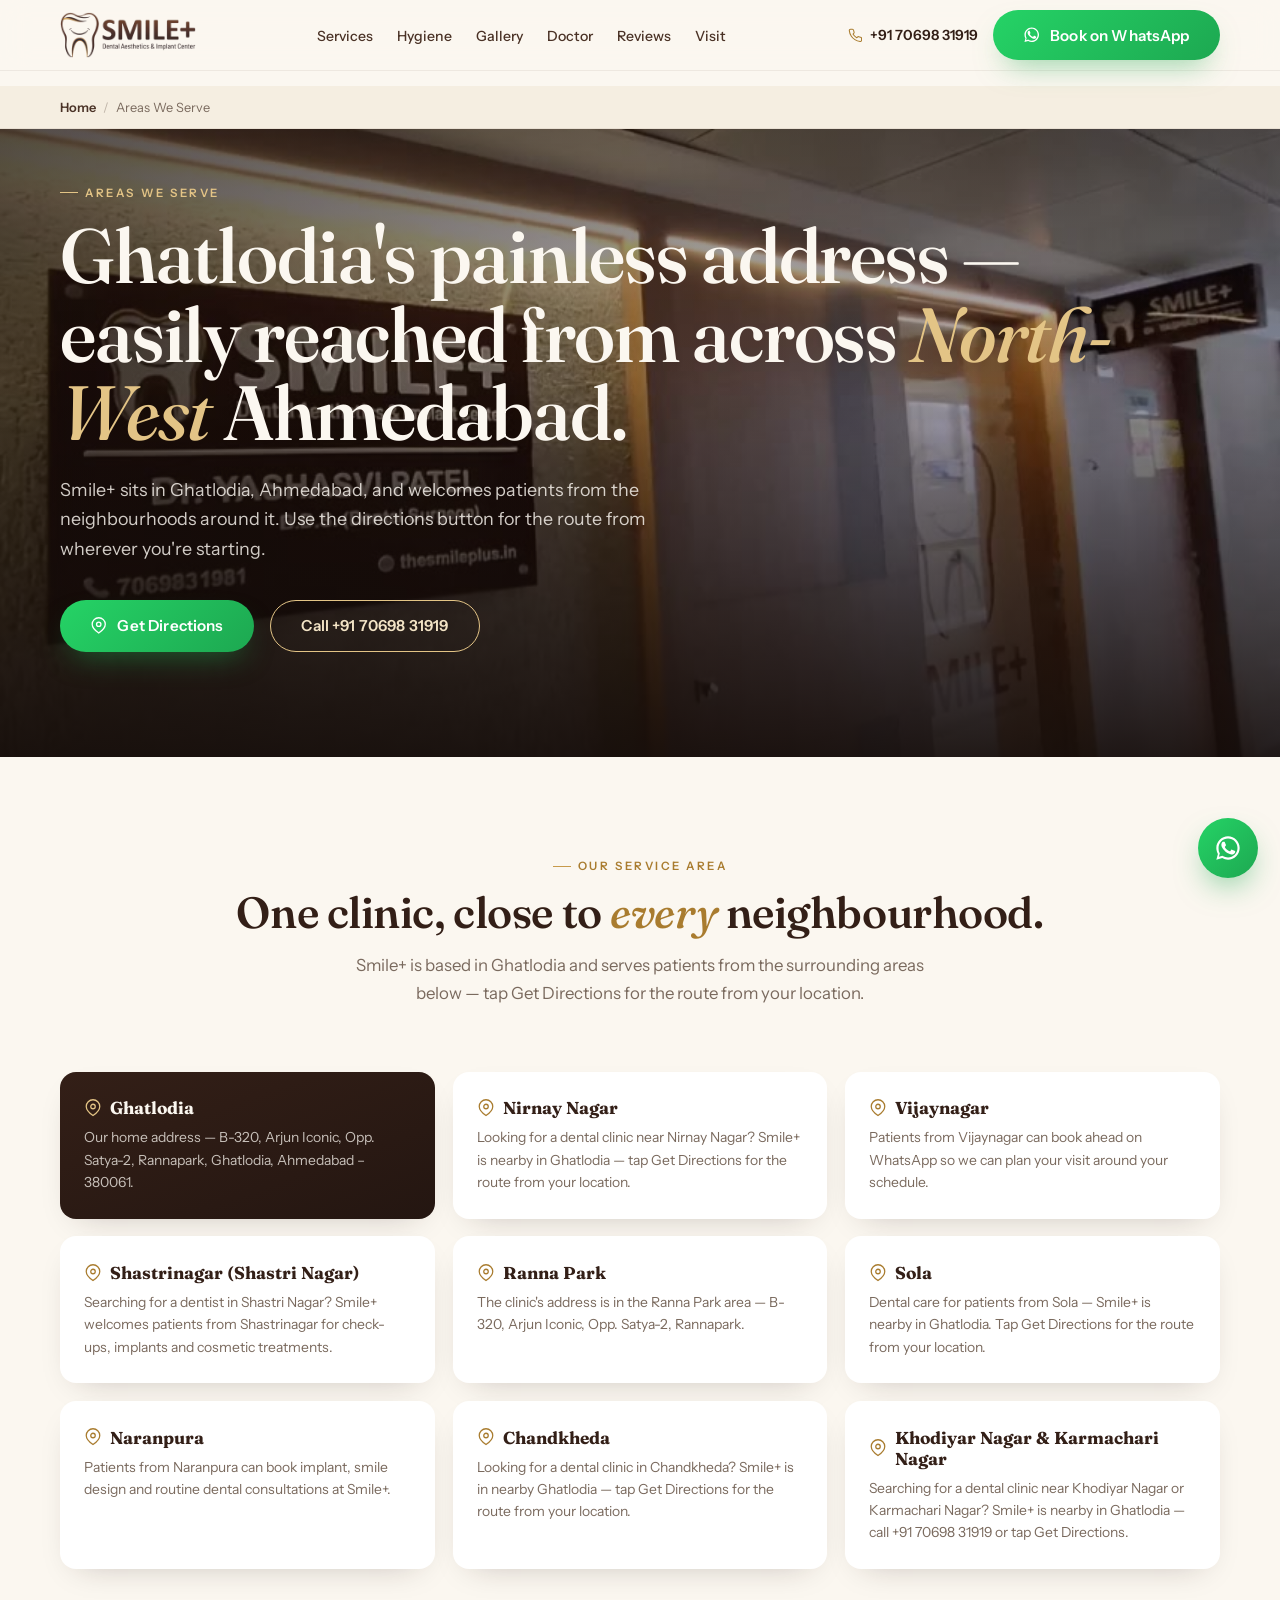
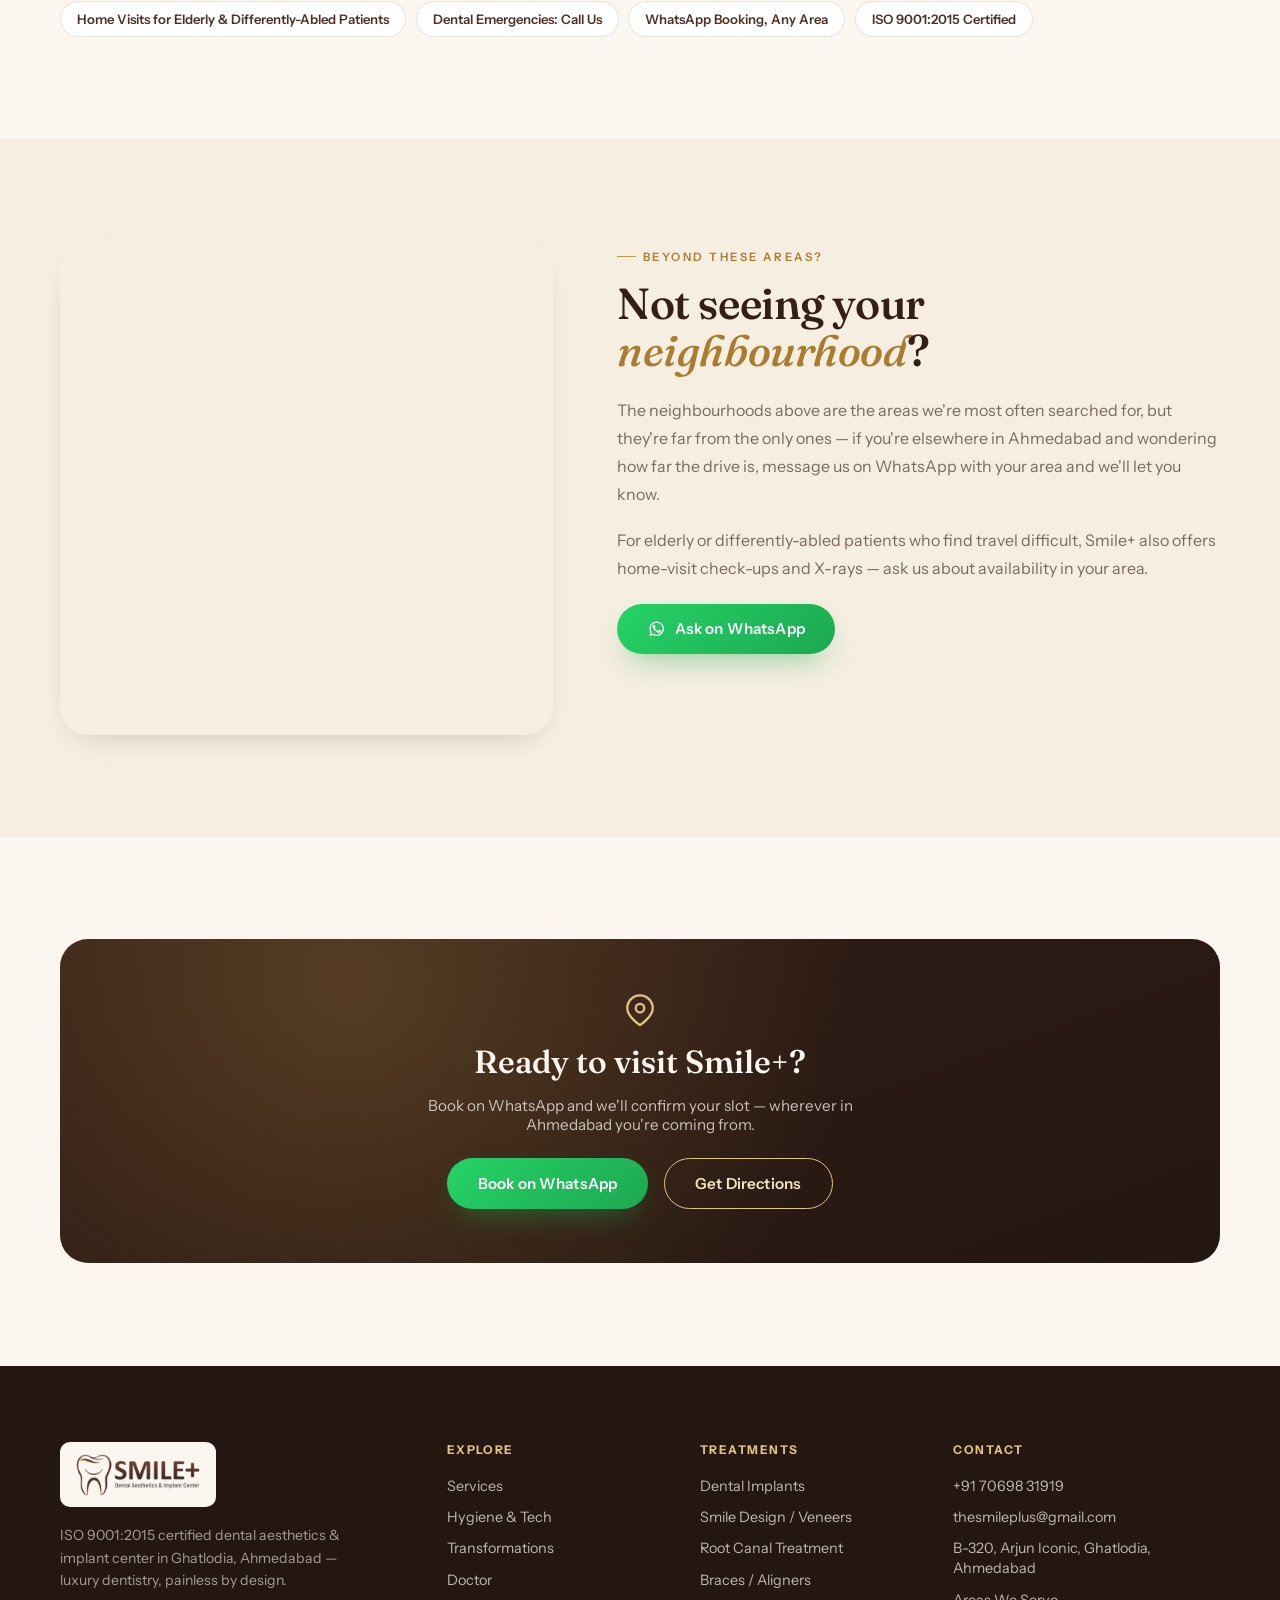
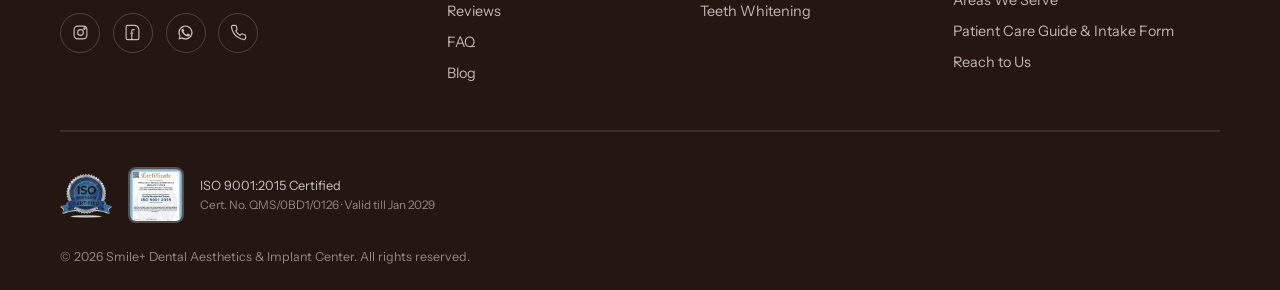
<file: areas-we-serve.html>
<!DOCTYPE html>
<html lang="en">
<head>
<meta charset="UTF-8">
<meta name="viewport" content="width=device-width, initial-scale=1.0">
<title>Dentist Near Me in Ghatlodia, Ahmedabad — Smile+ Service Areas</title>
<meta name="description" content="Smile+ dental clinic in Ghatlodia, Ahmedabad — serving Nirnay Nagar, Vijaynagar, Shastri Nagar, Sola, Naranpura &amp; Chandkheda. Directions &amp; WhatsApp booking.">
<meta name="keywords" content="dentist near me Ghatlodia, dental clinic Nirnay Nagar, dentist Vijaynagar Ahmedabad, dental clinic Naranpura, dentist Sola Ahmedabad, dentist Shastri Nagar, dentist Ranna Park, dental clinic Chandkheda, dental clinic Khodiyar Nagar, dental clinic Karmachari Nagar">
<meta name="robots" content="index, follow">
<link rel="canonical" href="https://thesmileplus.in/areas-we-serve.html">

<meta property="og:type" content="website">
<meta property="og:site_name" content="Smile+ Dental Aesthetics & Implant Center">
<meta property="og:title" content="Dentist Near Me in Ghatlodia, Ahmedabad — Smile+ Service Areas">
<meta property="og:description" content="Smile+ dental clinic in Ghatlodia, Ahmedabad — serving Nirnay Nagar, Vijaynagar, Shastri Nagar, Sola, Naranpura &amp; Chandkheda. Directions &amp; WhatsApp booking.">
<meta property="og:image" content="https://thesmileplus.in/assets/img/hero-poster.jpg">
<meta property="og:url" content="https://thesmileplus.in/areas-we-serve.html">
<meta property="og:locale" content="en_IN">
<meta name="twitter:card" content="summary_large_image">
<meta name="twitter:title" content="Dentist Near Me in Ghatlodia, Ahmedabad — Smile+ Service Areas">
<meta name="twitter:description" content="Smile+ dental clinic in Ghatlodia, Ahmedabad — serving Nirnay Nagar, Vijaynagar, Shastri Nagar, Sola, Naranpura &amp; Chandkheda. Directions &amp; WhatsApp booking.">
<meta name="twitter:image" content="https://thesmileplus.in/assets/img/hero-poster.jpg">

<meta name="geo.region" content="IN-GJ">
<meta name="geo.placename" content="Ahmedabad">
<meta name="theme-color" content="#4A3226">

<link rel="icon" href="assets/img/favicon-32.png" sizes="32x32">
<link rel="icon" href="assets/img/favicon-192.png" sizes="192x192">
<link rel="apple-touch-icon" href="assets/img/apple-touch-icon.png">

<link rel="preconnect" href="https://fonts.googleapis.com">
<link rel="preconnect" href="https://fonts.gstatic.com" crossorigin>
<link href="https://fonts.googleapis.com/css2?family=Fraunces:ital,opsz,wght@0,9..144,380..620;1,9..144,380..620&family=Instrument+Sans:wght@400..700&display=swap" rel="stylesheet">
<link rel="stylesheet" href="assets/css/style.css?v=1">
<link rel="stylesheet" href="assets/css/service-page.css?v=2">

<script type="application/ld+json">
{
  "@context": "https://schema.org",
  "@type": "BreadcrumbList",
  "itemListElement": [
    { "@type": "ListItem", "position": 1, "name": "Home", "item": "https://thesmileplus.in/" },
    { "@type": "ListItem", "position": 2, "name": "Areas We Serve", "item": "https://thesmileplus.in/areas-we-serve.html" }
  ]
}
</script>
<script type="application/ld+json">
{
  "@context": "https://schema.org",
  "@type": "ItemList",
  "name": "Areas Served by Smile+ Dental Aesthetics & Implant Center",
  "itemListElement": [
    { "@type": "ListItem", "position": 1, "name": "Ghatlodia, Ahmedabad" },
    { "@type": "ListItem", "position": 2, "name": "Nirnay Nagar, Ahmedabad" },
    { "@type": "ListItem", "position": 3, "name": "Vijaynagar, Ahmedabad" },
    { "@type": "ListItem", "position": 4, "name": "Shastrinagar, Ahmedabad" },
    { "@type": "ListItem", "position": 5, "name": "Ranna Park, Ahmedabad" },
    { "@type": "ListItem", "position": 6, "name": "Sola, Ahmedabad" },
    { "@type": "ListItem", "position": 7, "name": "Naranpura, Ahmedabad" },
    { "@type": "ListItem", "position": 8, "name": "Chandkheda, Ahmedabad" },
    { "@type": "ListItem", "position": 9, "name": "Khodiyar Nagar, Ahmedabad" },
    { "@type": "ListItem", "position": 10, "name": "Karmachari Nagar, Ahmedabad" }
  ]
}
</script>
</head>
<body>

<header class="site-header" id="siteHeader">
  <nav class="nav container">
    <a href="/" class="nav-logo">
      <img src="assets/img/logo-horizontal-transparent.png" alt="Smile+ Dental Aesthetics & Implant Center" class="nav-logo-img" width="1600" height="539">
    </a>
    <ul class="nav-links">
      <li><a href="/#services">Services</a></li>
      <li><a href="/#technology">Hygiene</a></li>
      <li><a href="/#gallery">Gallery</a></li>
      <li><a href="/#doctor">Doctor</a></li>
      <li><a href="/#reviews">Reviews</a></li>
      <li><a href="/#visit">Visit</a></li>
    </ul>
    <div class="nav-cta">
      <a href="tel:+917069831919" class="nav-phone">
        <svg viewBox="0 0 24 24" fill="none" stroke="currentColor" stroke-width="1.7" stroke-linecap="round" stroke-linejoin="round"><path d="M22 16.92v3a2 2 0 0 1-2.18 2 19.79 19.79 0 0 1-8.63-3.07 19.5 19.5 0 0 1-6-6 19.79 19.79 0 0 1-3.07-8.67A2 2 0 0 1 4.11 2h3a2 2 0 0 1 2 1.72c.127.96.362 1.903.7 2.81a2 2 0 0 1-.45 2.11L8.09 9.91a16 16 0 0 0 6 6l1.27-1.27a2 2 0 0 1 2.11-.45c.907.338 1.85.573 2.81.7A2 2 0 0 1 22 16.92z"/></svg>
        +91 70698 31919
      </a>
      <a href="https://wa.me/917069831919?text=Hi%20Smile%2B%2C%20I%27d%20like%20to%20book%20a%20dental%20consultation." target="_blank" rel="noopener" class="btn btn-primary">
        <svg viewBox="0 0 24 24" fill="currentColor"><path d="M17.47 14.38c-.29-.15-1.7-.84-1.96-.93-.26-.1-.46-.15-.65.15-.19.29-.75.93-.92 1.12-.17.19-.34.22-.63.07-.29-.15-1.22-.45-2.33-1.44-.86-.77-1.44-1.72-1.61-2.01-.17-.29-.02-.45.13-.6.13-.13.29-.34.44-.51.15-.17.19-.29.29-.48.1-.19.05-.36-.02-.51-.07-.15-.65-1.58-.9-2.16-.24-.58-.48-.5-.65-.51-.17-.01-.36-.01-.56-.01-.19 0-.51.07-.78.36-.27.29-1.02 1-1.02 2.43 0 1.43 1.05 2.82 1.19 3.01.15.19 2.07 3.17 5.03 4.44.7.3 1.25.48 1.68.62.7.22 1.34.19 1.85.11.56-.08 1.7-.7 1.94-1.37.24-.68.24-1.26.17-1.38-.07-.12-.26-.19-.55-.34z"/><path d="M12.02 2C6.5 2 2 6.48 2 12c0 1.85.5 3.58 1.36 5.08L2 22l5.06-1.33A9.94 9.94 0 0 0 12.02 22C17.53 22 22 17.52 22 12S17.53 2 12.02 2zm0 18.1c-1.65 0-3.19-.46-4.5-1.26l-.32-.19-3 .79.8-2.93-.21-.3A8.09 8.09 0 0 1 3.9 12c0-4.48 3.64-8.12 8.12-8.12S20.14 7.52 20.14 12s-3.64 8.1-8.12 8.1z"/></svg>
        Book on WhatsApp
      </a>
    </div>
    <button class="nav-toggle" id="navToggle" aria-label="Open menu" aria-expanded="false">
      <svg viewBox="0 0 24 24" fill="none" stroke="currentColor" stroke-width="1.8" stroke-linecap="round"><path d="M4 6h16M4 12h16M4 18h16"/></svg>
    </button>
  </nav>
</header>

<div class="mobile-panel" id="mobilePanel">
  <a href="/#services">Services</a>
  <a href="/#technology">Hygiene &amp; Tech</a>
  <a href="/#gallery">Transformations</a>
  <a href="/#doctor">Doctor</a>
  <a href="/#reviews">Reviews</a>
  <a href="/#visit">Visit Us</a>
  <a href="https://wa.me/917069831919?text=Hi%20Smile%2B%2C%20I%27d%20like%20to%20book%20a%20dental%20consultation." target="_blank" rel="noopener" class="btn btn-primary btn-block">Book on WhatsApp</a>
</div>

<div class="breadcrumb-bar">
  <div class="container breadcrumb">
    <a href="/">Home</a><span class="sep">/</span>
    <span class="current">Areas We Serve</span>
  </div>
</div>

<section class="page-hero">
  <div class="page-hero-media">
    <img src="assets/img/hero-poster.jpg" alt="Smile+ Dental Aesthetics & Implant Center clinic interior" loading="eager" fetchpriority="high">
  </div>
  <div class="page-hero-inner container">
    <p class="eyebrow hero-eyebrow">Areas We Serve</p>
    <h1 class="hero-title">Ghatlodia's painless address — easily reached from across <em>North-West</em> Ahmedabad.</h1>
    <p class="hero-sub">Smile+ sits in Ghatlodia, Ahmedabad, and welcomes patients from the neighbourhoods around it. Use the directions button for the route from wherever you're starting.</p>
    <div class="hero-actions page-hero-actions">
      <a href="https://www.google.com/maps/dir/?api=1&destination=23.0668467,72.5474255" target="_blank" rel="noopener" class="btn btn-primary">
        <svg viewBox="0 0 24 24" fill="none" stroke="currentColor" stroke-width="1.8" stroke-linecap="round" stroke-linejoin="round"><path d="M21 10c0 6-9 12-9 12s-9-6-9-12a9 9 0 0 1 18 0z"/><circle cx="12" cy="10" r="3"/></svg>
        Get Directions
      </a>
      <a href="tel:+917069831919" class="btn btn-outline on-dark">Call +91 70698 31919</a>
    </div>
  </div>
</section>

<section class="section ivory">
  <div class="container">
    <div class="section-head center reveal">
      <p class="eyebrow">Our Service Area</p>
      <h2 class="section-title">One clinic, close to <em>every</em> neighbourhood.</h2>
      <p class="section-lede">Smile+ is based in Ghatlodia and serves patients from the surrounding areas below — tap Get Directions for the route from your location.</p>
    </div>
    <div class="area-grid">
      <div class="area-card primary reveal">
        <h3><svg viewBox="0 0 24 24" fill="none" stroke="currentColor" stroke-width="1.7" stroke-linecap="round" stroke-linejoin="round"><path d="M21 10c0 6-9 12-9 12s-9-6-9-12a9 9 0 0 1 18 0z"/><circle cx="12" cy="10" r="3"/></svg> Ghatlodia</h3>
        <p>Our home address — B-320, Arjun Iconic, Opp. Satya-2, Rannapark, Ghatlodia, Ahmedabad – 380061.</p>
      </div>
      <div class="area-card reveal">
        <h3><svg viewBox="0 0 24 24" fill="none" stroke="currentColor" stroke-width="1.7" stroke-linecap="round" stroke-linejoin="round"><path d="M21 10c0 6-9 12-9 12s-9-6-9-12a9 9 0 0 1 18 0z"/><circle cx="12" cy="10" r="3"/></svg> Nirnay Nagar</h3>
        <p>Looking for a dental clinic near Nirnay Nagar? Smile+ is nearby in Ghatlodia — tap Get Directions for the route from your location.</p>
      </div>
      <div class="area-card reveal">
        <h3><svg viewBox="0 0 24 24" fill="none" stroke="currentColor" stroke-width="1.7" stroke-linecap="round" stroke-linejoin="round"><path d="M21 10c0 6-9 12-9 12s-9-6-9-12a9 9 0 0 1 18 0z"/><circle cx="12" cy="10" r="3"/></svg> Vijaynagar</h3>
        <p>Patients from Vijaynagar can book ahead on WhatsApp so we can plan your visit around your schedule.</p>
      </div>
      <div class="area-card reveal">
        <h3><svg viewBox="0 0 24 24" fill="none" stroke="currentColor" stroke-width="1.7" stroke-linecap="round" stroke-linejoin="round"><path d="M21 10c0 6-9 12-9 12s-9-6-9-12a9 9 0 0 1 18 0z"/><circle cx="12" cy="10" r="3"/></svg> Shastrinagar (Shastri Nagar)</h3>
        <p>Searching for a dentist in Shastri Nagar? Smile+ welcomes patients from Shastrinagar for check-ups, implants and cosmetic treatments.</p>
      </div>
      <div class="area-card reveal">
        <h3><svg viewBox="0 0 24 24" fill="none" stroke="currentColor" stroke-width="1.7" stroke-linecap="round" stroke-linejoin="round"><path d="M21 10c0 6-9 12-9 12s-9-6-9-12a9 9 0 0 1 18 0z"/><circle cx="12" cy="10" r="3"/></svg> Ranna Park</h3>
        <p>The clinic's address is in the Ranna Park area — B-320, Arjun Iconic, Opp. Satya-2, Rannapark.</p>
      </div>
      <div class="area-card reveal">
        <h3><svg viewBox="0 0 24 24" fill="none" stroke="currentColor" stroke-width="1.7" stroke-linecap="round" stroke-linejoin="round"><path d="M21 10c0 6-9 12-9 12s-9-6-9-12a9 9 0 0 1 18 0z"/><circle cx="12" cy="10" r="3"/></svg> Sola</h3>
        <p>Dental care for patients from Sola — Smile+ is nearby in Ghatlodia. Tap Get Directions for the route from your location.</p>
      </div>
      <div class="area-card reveal">
        <h3><svg viewBox="0 0 24 24" fill="none" stroke="currentColor" stroke-width="1.7" stroke-linecap="round" stroke-linejoin="round"><path d="M21 10c0 6-9 12-9 12s-9-6-9-12a9 9 0 0 1 18 0z"/><circle cx="12" cy="10" r="3"/></svg> Naranpura</h3>
        <p>Patients from Naranpura can book implant, smile design and routine dental consultations at Smile+.</p>
      </div>
      <div class="area-card reveal">
        <h3><svg viewBox="0 0 24 24" fill="none" stroke="currentColor" stroke-width="1.7" stroke-linecap="round" stroke-linejoin="round"><path d="M21 10c0 6-9 12-9 12s-9-6-9-12a9 9 0 0 1 18 0z"/><circle cx="12" cy="10" r="3"/></svg> Chandkheda</h3>
        <p>Looking for a dental clinic in Chandkheda? Smile+ is in nearby Ghatlodia — tap Get Directions for the route from your location.</p>
      </div>
      <div class="area-card reveal">
        <h3><svg viewBox="0 0 24 24" fill="none" stroke="currentColor" stroke-width="1.7" stroke-linecap="round" stroke-linejoin="round"><path d="M21 10c0 6-9 12-9 12s-9-6-9-12a9 9 0 0 1 18 0z"/><circle cx="12" cy="10" r="3"/></svg> Khodiyar Nagar &amp; Karmachari Nagar</h3>
        <p>Searching for a dental clinic near Khodiyar Nagar or Karmachari Nagar? Smile+ is nearby in Ghatlodia — call +91 70698 31919 or tap Get Directions.</p>
      </div>
    </div>
    <div class="area-chip-row reveal">
      <span class="area-chip">Home Visits for Elderly &amp; Differently-Abled Patients</span>
      <span class="area-chip">Dental Emergencies: Call Us</span>
      <span class="area-chip">WhatsApp Booking, Any Area</span>
      <span class="area-chip">ISO 9001:2015 Certified</span>
    </div>
  </div>
</section>

<section class="section panel">
  <div class="container">
    <div class="two-col reverse">
      <div class="map-embed reveal" style="aspect-ratio:1/1;">
        <iframe
          src="https://www.google.com/maps?q=Smile%2B+Dental+Aesthetics+%26+Implant+Center&ll=23.0668467,72.5474255&z=14&t=k&output=embed"
          allowfullscreen loading="lazy" referrerpolicy="no-referrer-when-downgrade"
          title="Smile+ Dental Aesthetics & Implant Center location on Google Maps"></iframe>
      </div>
      <div class="reveal">
        <p class="eyebrow">Beyond These Areas?</p>
        <h2 class="section-title" style="margin-block:1rem 1.4rem;">Not seeing your <em>neighbourhood</em>?</h2>
        <div class="prose">
          <p>The neighbourhoods above are the areas we're most often searched for, but they're far from the only ones — if you're elsewhere in Ahmedabad and wondering how far the drive is, message us on WhatsApp with your area and we'll let you know.</p>
          <p>For elderly or differently-abled patients who find travel difficult, Smile+ also offers home-visit check-ups and X-rays — ask us about availability in your area.</p>
        </div>
        <div class="hero-actions" style="margin-top:1.4rem;">
          <a href="https://wa.me/917069831919?text=Hi%20Smile%2B%2C%20I%27d%20like%20to%20check%20how%20far%20your%20clinic%20is%20from%20my%20area." target="_blank" rel="noopener" class="btn btn-primary">
            <svg viewBox="0 0 24 24" fill="currentColor"><path d="M17.47 14.38c-.29-.15-1.7-.84-1.96-.93-.26-.1-.46-.15-.65.15-.19.29-.75.93-.92 1.12-.17.19-.34.22-.63.07-.29-.15-1.22-.45-2.33-1.44-.86-.77-1.44-1.72-1.61-2.01-.17-.29-.02-.45.13-.6.13-.13.29-.34.44-.51.15-.17.19-.29.29-.48.1-.19.05-.36-.02-.51-.07-.15-.65-1.58-.9-2.16-.24-.58-.48-.5-.65-.51-.17-.01-.36-.01-.56-.01-.19 0-.51.07-.78.36-.27.29-1.02 1-1.02 2.43 0 1.43 1.05 2.82 1.19 3.01.15.19 2.07 3.17 5.03 4.44.7.3 1.25.48 1.68.62.7.22 1.34.19 1.85.11.56-.08 1.7-.7 1.94-1.37.24-.68.24-1.26.17-1.38-.07-.12-.26-.19-.55-.34z"/><path d="M12.02 2C6.5 2 2 6.48 2 12c0 1.85.5 3.58 1.36 5.08L2 22l5.06-1.33A9.94 9.94 0 0 0 12.02 22C17.53 22 22 17.52 22 12S17.53 2 12.02 2zm0 18.1c-1.65 0-3.19-.46-4.5-1.26l-.32-.19-3 .79.8-2.93-.21-.3A8.09 8.09 0 0 1 3.9 12c0-4.48 3.64-8.12 8.12-8.12S20.14 7.52 20.14 12s-3.64 8.1-8.12 8.1z"/></svg>
            Ask on WhatsApp
          </a>
        </div>
      </div>
    </div>
  </div>
</section>

<section class="section ivory">
  <div class="container">
    <div class="cta-banner reveal">
      <div class="cta-banner-inner">
        <svg viewBox="0 0 24 24" width="34" height="34" fill="none" stroke="currentColor" stroke-width="1.6" stroke-linecap="round" stroke-linejoin="round" style="color:var(--gold-300);"><path d="M21 10c0 6-9 12-9 12s-9-6-9-12a9 9 0 0 1 18 0z"/><circle cx="12" cy="10" r="3"/></svg>
        <h2>Ready to visit Smile+?</h2>
        <p>Book on WhatsApp and we'll confirm your slot — wherever in Ahmedabad you're coming from.</p>
        <div class="cta-banner-actions">
          <a href="https://wa.me/917069831919?text=Hi%20Smile%2B%2C%20I%27d%20like%20to%20book%20a%20dental%20consultation." target="_blank" rel="noopener" class="btn btn-primary">Book on WhatsApp</a>
          <a href="https://www.google.com/maps/dir/?api=1&destination=23.0668467,72.5474255" target="_blank" rel="noopener" class="btn btn-outline on-dark">Get Directions</a>
        </div>
      </div>
    </div>
  </div>
</section>

<footer class="site-footer">
  <div class="container">
    <div class="footer-grid">
      <div class="footer-brand">
        <div class="footer-logo-wrap">
          <img src="assets/img/logo-horizontal-transparent.png" alt="Smile+ Dental Aesthetics & Implant Center" class="footer-logo-img">
        </div>
        <p>ISO 9001:2015 certified dental aesthetics &amp; implant center in Ghatlodia, Ahmedabad — luxury dentistry, painless by design.</p>
        <div class="footer-social">
          <a href="https://www.instagram.com/thesmileplus.in" target="_blank" rel="noopener" aria-label="Smile+ on Instagram">
            <svg viewBox="0 0 24 24" fill="none" stroke="currentColor" stroke-width="1.6"><rect x="3" y="3" width="18" height="18" rx="5"/><circle cx="12" cy="12" r="4"/><circle cx="17.5" cy="6.5" r="1"/></svg>
          </a>
          <a href="https://www.facebook.com/share/19VB5MRfCB/" target="_blank" rel="noopener" aria-label="Smile+ on Facebook">
            <svg viewBox="0 0 24 24" fill="none" stroke="currentColor" stroke-width="1.6"><path d="M15 8h-2a2 2 0 0 0-2 2v12M9 13h4"/><path d="M15 2H5a2 2 0 0 0-2 2v16a2 2 0 0 0 2 2h14a2 2 0 0 0 2-2V9a7 7 0 0 0-6-7z"/></svg>
          </a>
          <a href="https://wa.me/917069831919?text=Hi%20Smile%2B%2C%20I%27d%20like%20to%20book%20a%20dental%20consultation." target="_blank" rel="noopener" aria-label="Smile+ on WhatsApp">
            <svg viewBox="0 0 24 24" fill="currentColor"><path d="M17.47 14.38c-.29-.15-1.7-.84-1.96-.93-.26-.1-.46-.15-.65.15-.19.29-.75.93-.92 1.12-.17.19-.34.22-.63.07-.29-.15-1.22-.45-2.33-1.44-.86-.77-1.44-1.72-1.61-2.01-.17-.29-.02-.45.13-.6.13-.13.29-.34.44-.51.15-.17.19-.29.29-.48.1-.19.05-.36-.02-.51-.07-.15-.65-1.58-.9-2.16-.24-.58-.48-.5-.65-.51-.17-.01-.36-.01-.56-.01-.19 0-.51.07-.78.36-.27.29-1.02 1-1.02 2.43 0 1.43 1.05 2.82 1.19 3.01.15.19 2.07 3.17 5.03 4.44.7.3 1.25.48 1.68.62.7.22 1.34.19 1.85.11.56-.08 1.7-.7 1.94-1.37.24-.68.24-1.26.17-1.38-.07-.12-.26-.19-.55-.34z"/><path d="M12.02 2C6.5 2 2 6.48 2 12c0 1.85.5 3.58 1.36 5.08L2 22l5.06-1.33A9.94 9.94 0 0 0 12.02 22C17.53 22 22 17.52 22 12S17.53 2 12.02 2zm0 18.1c-1.65 0-3.19-.46-4.5-1.26l-.32-.19-3 .79.8-2.93-.21-.3A8.09 8.09 0 0 1 3.9 12c0-4.48 3.64-8.12 8.12-8.12S20.14 7.52 20.14 12s-3.64 8.1-8.12 8.1z"/></svg>
          </a>
          <a href="tel:+917069831919" aria-label="Call Smile+">
            <svg viewBox="0 0 24 24" fill="none" stroke="currentColor" stroke-width="1.7" stroke-linecap="round" stroke-linejoin="round"><path d="M22 16.92v3a2 2 0 0 1-2.18 2 19.79 19.79 0 0 1-8.63-3.07 19.5 19.5 0 0 1-6-6 19.79 19.79 0 0 1-3.07-8.67A2 2 0 0 1 4.11 2h3a2 2 0 0 1 2 1.72c.127.96.362 1.903.7 2.81a2 2 0 0 1-.45 2.11L8.09 9.91a16 16 0 0 0 6 6l1.27-1.27a2 2 0 0 1 2.11-.45c.907.338 1.85.573 2.81.7A2 2 0 0 1 22 16.92z"/></svg>
          </a>
        </div>
      </div>
      <div class="footer-col">
        <h3>Explore</h3>
        <ul>
          <li><a href="/#services">Services</a></li>
          <li><a href="/#technology">Hygiene &amp; Tech</a></li>
          <li><a href="/#gallery">Transformations</a></li>
          <li><a href="/#doctor">Doctor</a></li>
          <li><a href="/#reviews">Reviews</a></li>
          <li><a href="/#faq">FAQ</a></li>
          <li><a href="blog.html">Blog</a></li>
        </ul>
      </div>
      <div class="footer-col">
        <h3>Treatments</h3>
        <ul>
          <li><a href="dental-implants-ahmedabad.html">Dental Implants</a></li>
          <li><a href="smile-design-veneers-ahmedabad.html">Smile Design / Veneers</a></li>
          <li><a href="root-canal-treatment-ahmedabad.html">Root Canal Treatment</a></li>
          <li><a href="braces-aligners-ahmedabad.html">Braces / Aligners</a></li>
          <li><a href="teeth-whitening-ahmedabad.html">Teeth Whitening</a></li>
        </ul>
      </div>
      <div class="footer-col">
        <h3>Contact</h3>
        <ul>
          <li><a href="tel:+917069831919">+91 70698 31919</a></li>
          <li><a href="mailto:thesmileplus@gmail.com">thesmileplus@gmail.com</a></li>
          <li><a href="/#visit">B-320, Arjun Iconic, Ghatlodia, Ahmedabad</a></li>
          <li><a href="areas-we-serve.html">Areas We Serve</a></li>
          <li><a href="patient-care.html">Patient Care Guide &amp; Intake Form</a></li>
          <li><a href="reach-us.html">Reach to Us</a></li>
        </ul>
      </div>
    </div>
    <div class="footer-iso">
      <img src="assets/img/iso-badge.png" alt="ISO 9001:2015 Certified badge" class="footer-iso-badge" width="320" height="276" loading="lazy" decoding="async">
      <a href="assets/img/iso-certificate.jpg" target="_blank" rel="noopener" class="footer-iso-cert">
        <img src="assets/img/iso-certificate-thumb.jpg" alt="Smile+ ISO 9001:2015 certificate — click to view full certificate" width="160" height="228" loading="lazy" decoding="async">
      </a>
      <span class="footer-iso-text">ISO 9001:2015 Certified<br><span>Cert. No. QMS/0BD1/0126 &middot; Valid till Jan 2029</span></span>
    </div>
    <div class="footer-bottom">
      <span>&copy; <span id="year"></span> Smile+ Dental Aesthetics &amp; Implant Center. All rights reserved.</span>
    </div>
  </div>
</footer>

<a href="https://wa.me/917069831919?text=Hi%20Smile%2B%2C%20I%27d%20like%20to%20book%20a%20dental%20consultation." target="_blank" rel="noopener" class="wa-float" aria-label="Chat with Smile+ on WhatsApp">
  <svg viewBox="0 0 24 24" fill="currentColor"><path d="M17.47 14.38c-.29-.15-1.7-.84-1.96-.93-.26-.1-.46-.15-.65.15-.19.29-.75.93-.92 1.12-.17.19-.34.22-.63.07-.29-.15-1.22-.45-2.33-1.44-.86-.77-1.44-1.72-1.61-2.01-.17-.29-.02-.45.13-.6.13-.13.29-.34.44-.51.15-.17.19-.29.29-.48.1-.19.05-.36-.02-.51-.07-.15-.65-1.58-.9-2.16-.24-.58-.48-.5-.65-.51-.17-.01-.36-.01-.56-.01-.19 0-.51.07-.78.36-.27.29-1.02 1-1.02 2.43 0 1.43 1.05 2.82 1.19 3.01.15.19 2.07 3.17 5.03 4.44.7.3 1.25.48 1.68.62.7.22 1.34.19 1.85.11.56-.08 1.7-.7 1.94-1.37.24-.68.24-1.26.17-1.38-.07-.12-.26-.19-.55-.34z"/><path d="M12.02 2C6.5 2 2 6.48 2 12c0 1.85.5 3.58 1.36 5.08L2 22l5.06-1.33A9.94 9.94 0 0 0 12.02 22C17.53 22 22 17.52 22 12S17.53 2 12.02 2zm0 18.1c-1.65 0-3.19-.46-4.5-1.26l-.32-.19-3 .79.8-2.93-.21-.3A8.09 8.09 0 0 1 3.9 12c0-4.48 3.64-8.12 8.12-8.12S20.14 7.52 20.14 12s-3.64 8.1-8.12 8.1z"/></svg>
</a>

<script src="assets/js/main.js?v=1"></script>
</body>
</html>
</file>
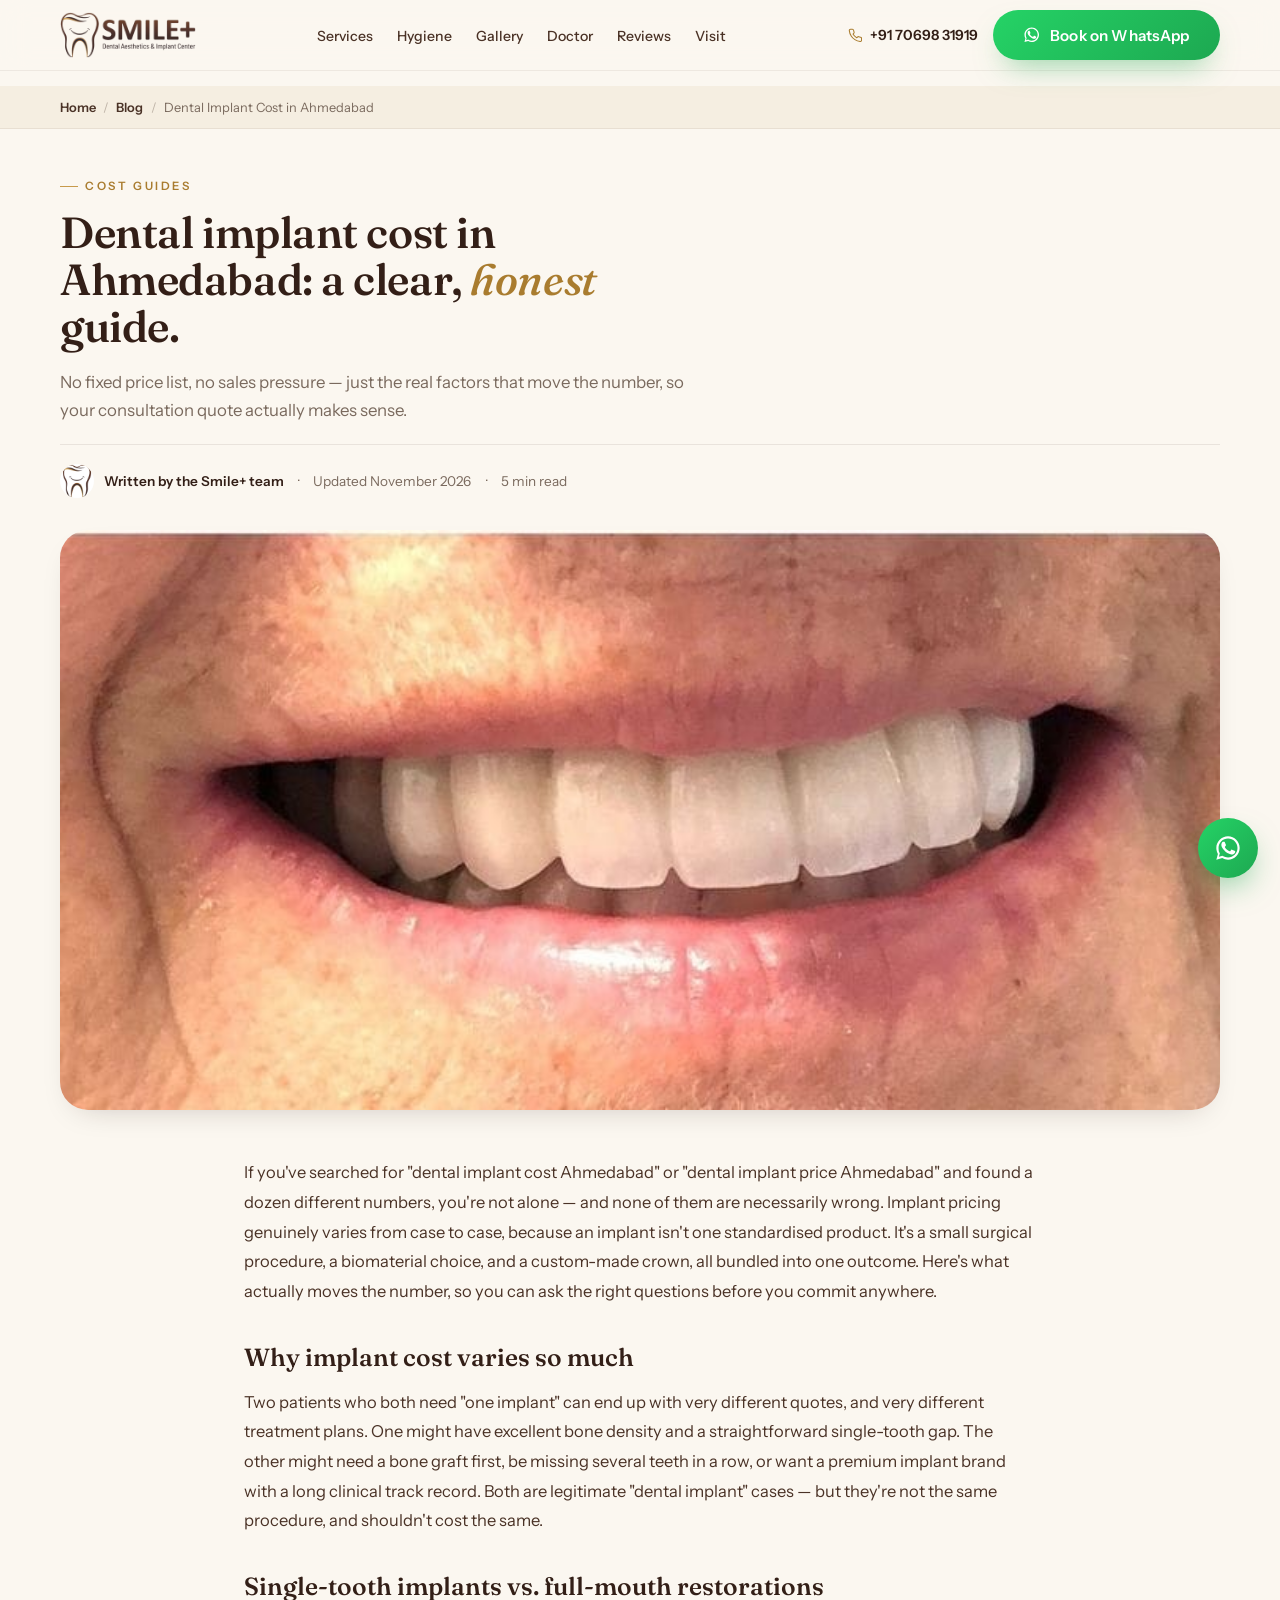
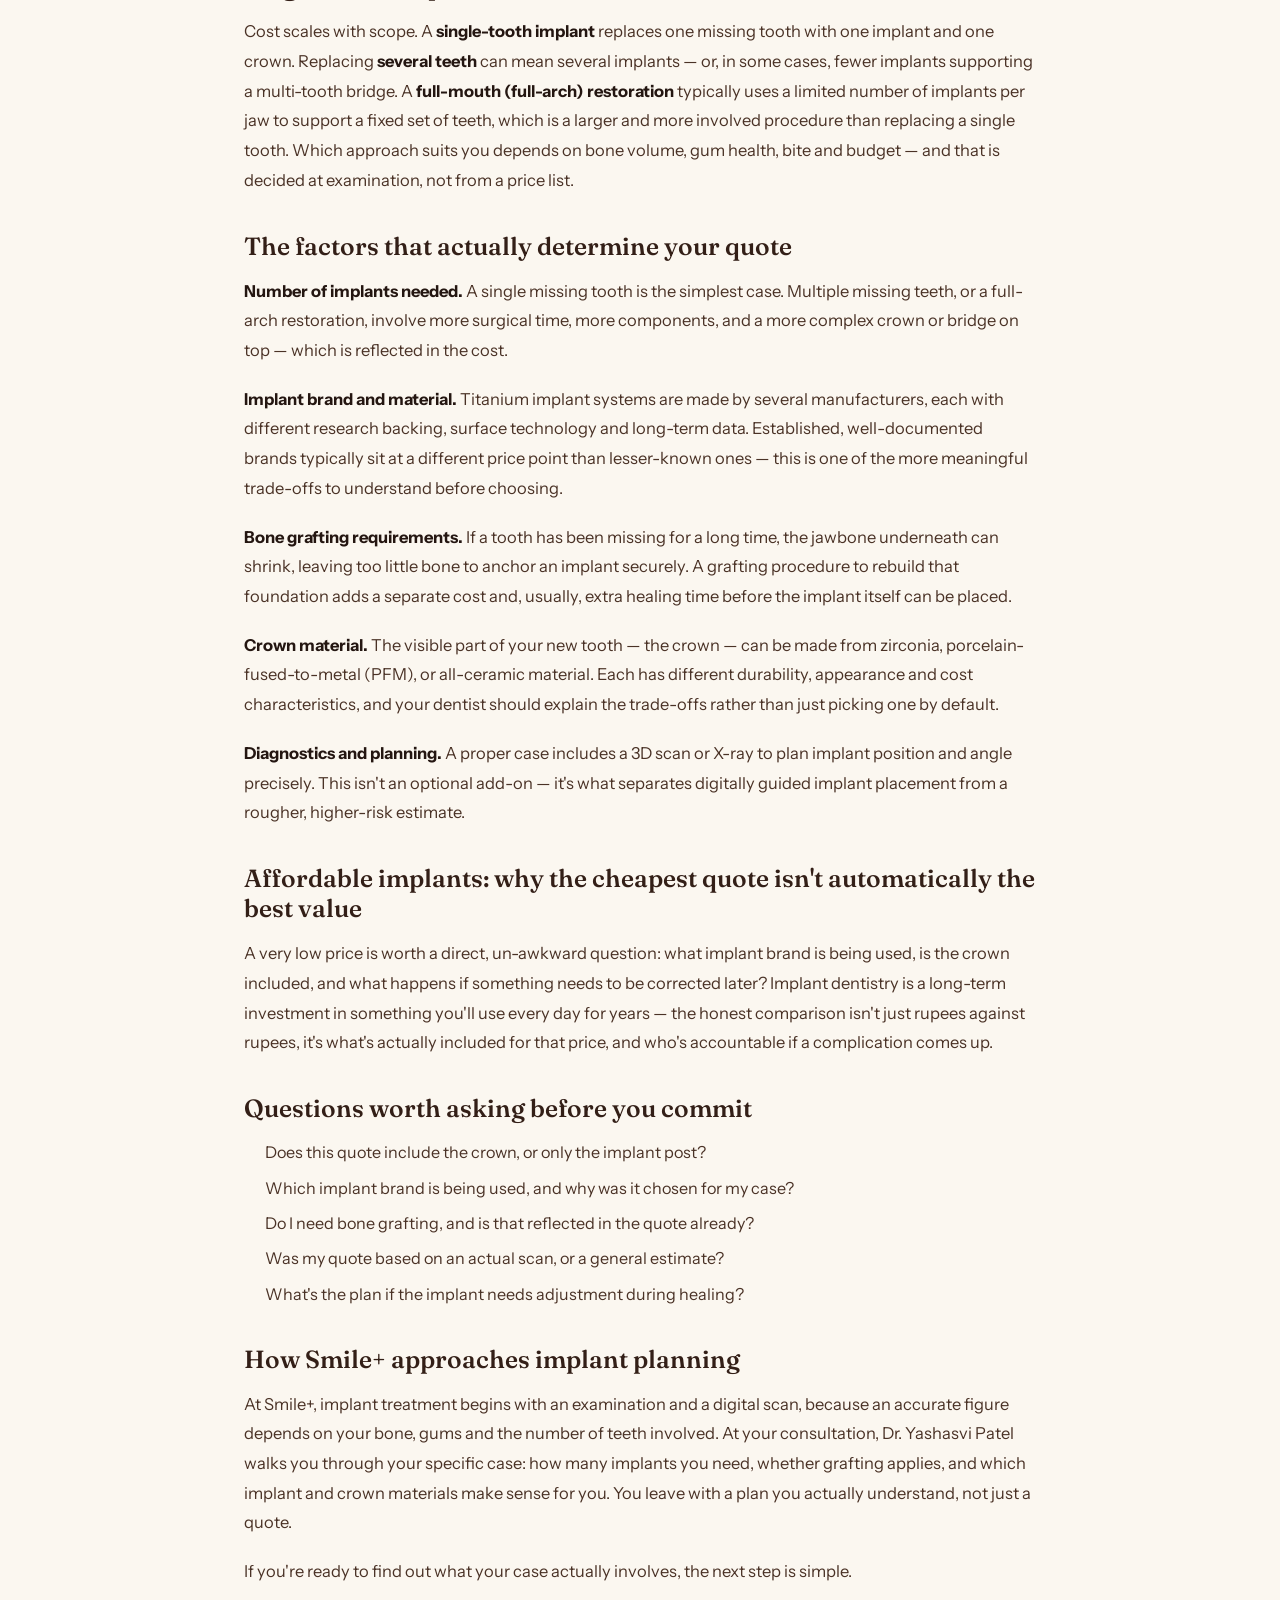
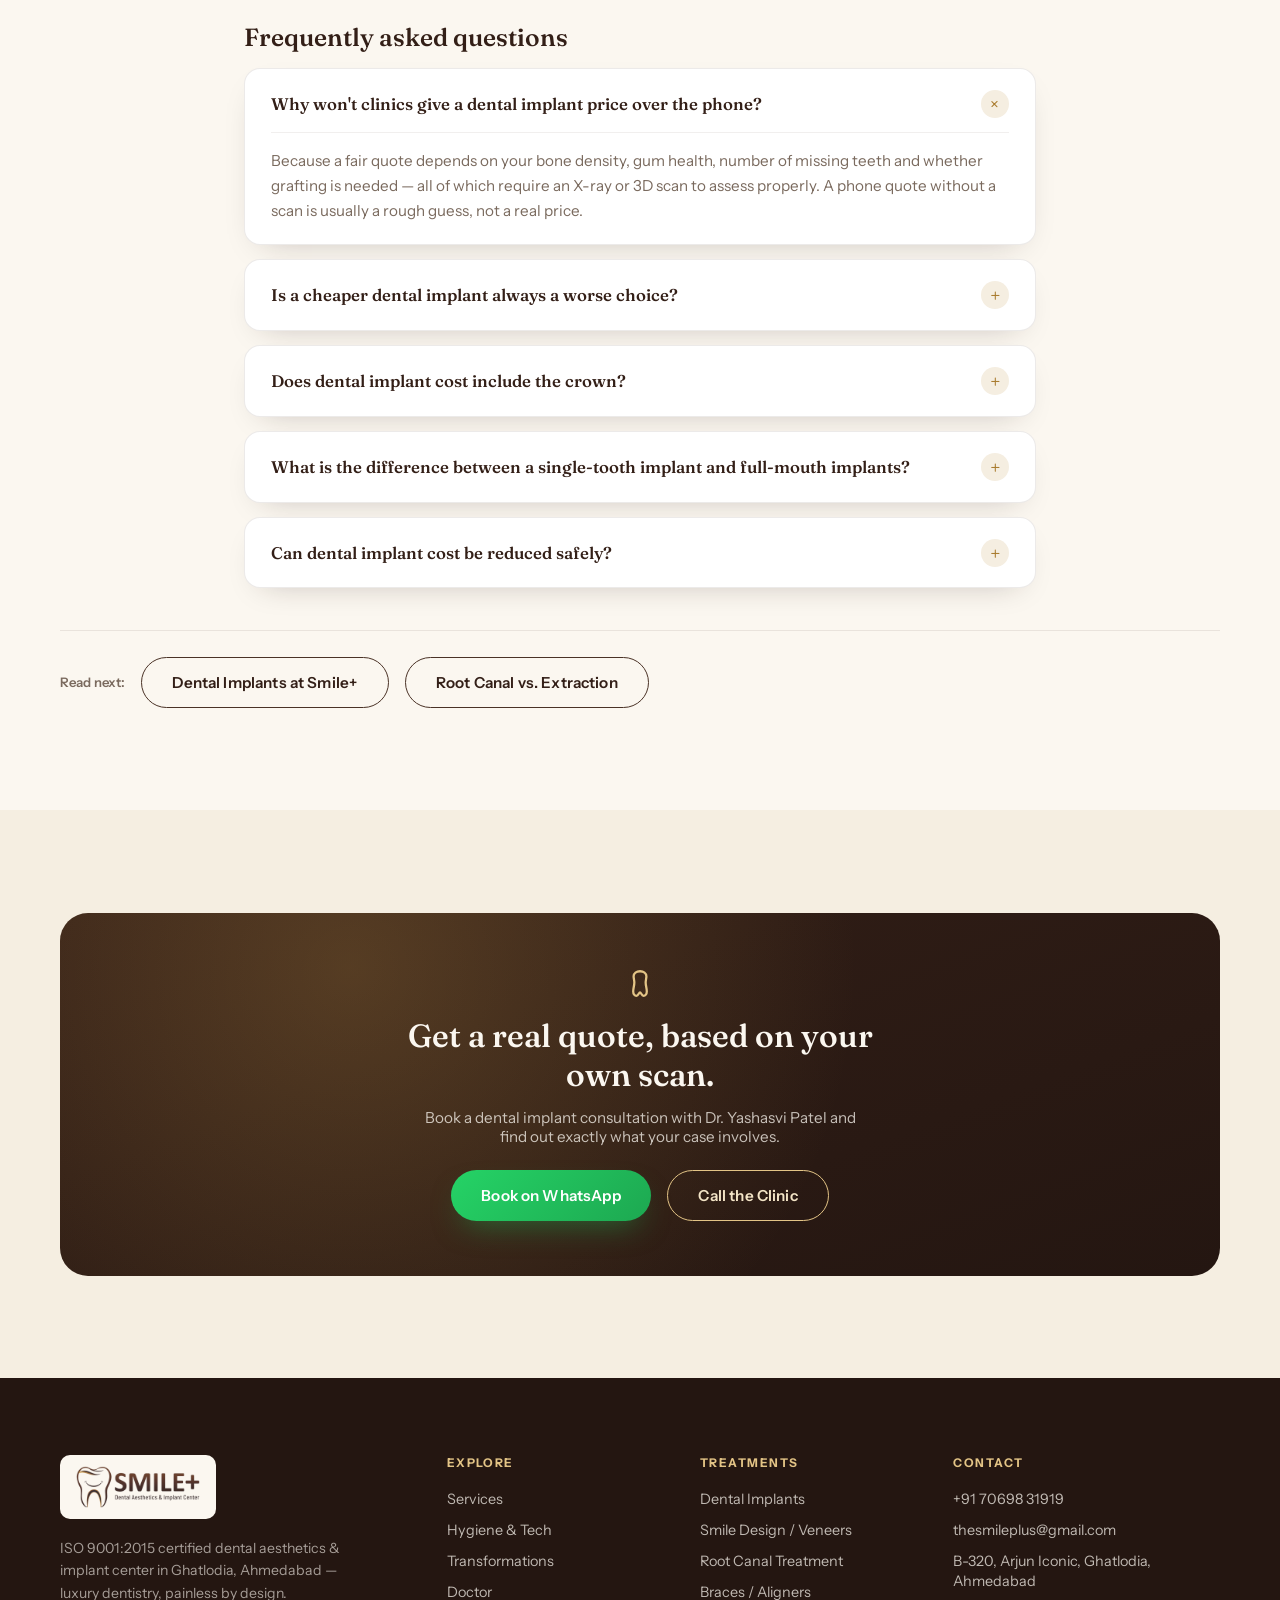
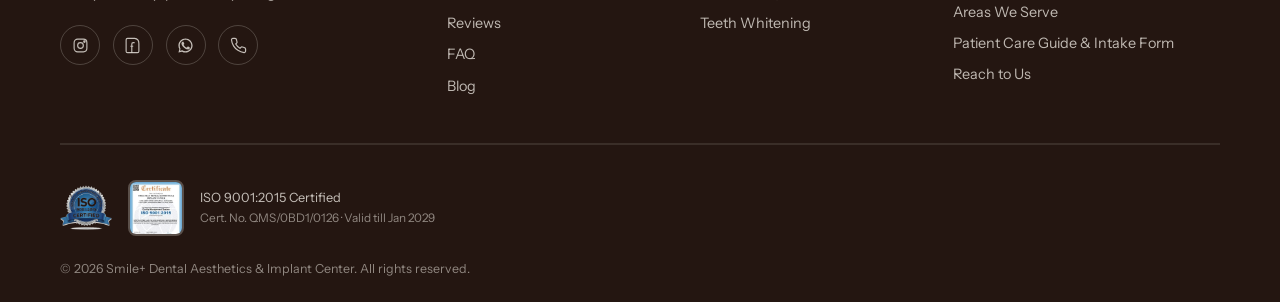
<file: blog-dental-implant-cost-ahmedabad.html>
<!DOCTYPE html>
<html lang="en">
<head>
<meta charset="UTF-8">
<meta name="viewport" content="width=device-width, initial-scale=1.0">
<title>Dental Implant Cost in Ahmedabad: What Affects the Price | Smile+</title>
<meta name="description" content="What affects dental implant cost in Ahmedabad? Implant brand, bone grafting, crown material, single vs full-mouth — a clear guide from Smile+.">
<meta name="keywords" content="dental implant cost Ahmedabad, dental implant price India, single tooth implant cost, full mouth implant cost Ahmedabad">
<meta name="robots" content="index, follow">
<link rel="canonical" href="https://thesmileplus.in/blog-dental-implant-cost-ahmedabad.html">

<meta property="og:type" content="article">
<meta property="og:site_name" content="Smile+ Dental Aesthetics & Implant Center">
<meta property="og:title" content="Dental Implant Cost in Ahmedabad: What Affects the Price | Smile+">
<meta property="og:description" content="What affects dental implant cost in Ahmedabad? Implant brand, bone grafting, crown material, single vs full-mouth — a clear guide from Smile+.">
<meta property="og:image" content="https://thesmileplus.in/assets/img/ba-implant-1-after.jpg">
<meta property="og:url" content="https://thesmileplus.in/blog-dental-implant-cost-ahmedabad.html">
<meta property="og:locale" content="en_IN">
<meta name="twitter:card" content="summary_large_image">
<meta name="twitter:title" content="Dental Implant Cost in Ahmedabad: What Affects the Price | Smile+">
<meta name="twitter:description" content="What affects dental implant cost in Ahmedabad? Implant brand, bone grafting, crown material, single vs full-mouth — a clear guide from Smile+.">
<meta name="twitter:image" content="https://thesmileplus.in/assets/img/ba-implant-1-after.jpg">

<meta name="geo.region" content="IN-GJ">
<meta name="geo.placename" content="Ahmedabad">
<meta name="theme-color" content="#4A3226">

<link rel="icon" href="assets/img/favicon-32.png" sizes="32x32">
<link rel="icon" href="assets/img/favicon-192.png" sizes="192x192">
<link rel="apple-touch-icon" href="assets/img/apple-touch-icon.png">

<link rel="preconnect" href="https://fonts.googleapis.com">
<link rel="preconnect" href="https://fonts.gstatic.com" crossorigin>
<link href="https://fonts.googleapis.com/css2?family=Fraunces:ital,opsz,wght@0,9..144,380..620;1,9..144,380..620&family=Instrument+Sans:wght@400..700&display=swap" rel="stylesheet">
<link rel="stylesheet" href="assets/css/style.css?v=1">
<link rel="stylesheet" href="assets/css/service-page.css?v=2">

<script type="application/ld+json">
{
  "@context": "https://schema.org",
  "@type": "BlogPosting",
  "headline": "Dental Implant Cost in Ahmedabad: What Affects the Price",
  "description": "What actually determines dental implant cost in Ahmedabad — a clear breakdown of the real factors, explained without the sales pitch.",
  "image": "https://thesmileplus.in/assets/img/ba-implant-1-after.jpg",
  "datePublished": "2026-09-22",
  "dateModified": "2026-11-06",
  "url": "https://thesmileplus.in/blog-dental-implant-cost-ahmedabad.html",
  "author": {
    "@type": "Organization",
    "name": "Smile+ Dental Aesthetics & Implant Center",
    "url": "https://thesmileplus.in/"
  },
  "publisher": {
    "@type": "Organization",
    "name": "Smile+ Dental Aesthetics & Implant Center",
    "logo": { "@type": "ImageObject", "url": "https://thesmileplus.in/assets/img/logo-horizontal.jpg" }
  },
  "mainEntityOfPage": "https://thesmileplus.in/blog-dental-implant-cost-ahmedabad.html"
}
</script>
<script type="application/ld+json">
{
  "@context": "https://schema.org",
  "@type": "BreadcrumbList",
  "itemListElement": [
    { "@type": "ListItem", "position": 1, "name": "Home", "item": "https://thesmileplus.in/" },
    { "@type": "ListItem", "position": 2, "name": "Blog", "item": "https://thesmileplus.in/blog.html" },
    { "@type": "ListItem", "position": 3, "name": "Dental Implant Cost in Ahmedabad", "item": "https://thesmileplus.in/blog-dental-implant-cost-ahmedabad.html" }
  ]
}
</script>
<script type="application/ld+json">
{
  "@context": "https://schema.org",
  "@type": "FAQPage",
  "mainEntity": [
    { "@type": "Question", "name": "Why won't clinics give a dental implant price over the phone?", "acceptedAnswer": { "@type": "Answer", "text": "Because a fair quote depends on your bone density, gum health, number of missing teeth and whether grafting is needed — all of which require an X-ray or 3D scan to assess properly. A phone quote without a scan is usually a rough guess, not a real price." } },
    { "@type": "Question", "name": "Is a cheaper dental implant always a worse choice?", "acceptedAnswer": { "@type": "Answer", "text": "Not necessarily, but a very low price is worth questioning — ask specifically what implant brand is used, what the crown material is, and what's included if something needs to be redone. Value comes from the full picture, not just the headline number." } },
    { "@type": "Question", "name": "Does dental implant cost include the crown?", "acceptedAnswer": { "@type": "Answer", "text": "Not always — some quotes cover only the implant post (the part placed in the jawbone), with the crown priced separately. Always confirm whether a quote is for the full restoration or just one stage of it." } },
    { "@type": "Question", "name": "What is the difference between a single-tooth implant and full-mouth implants?", "acceptedAnswer": { "@type": "Answer", "text": "A single-tooth implant replaces one missing tooth with one implant and one crown. A full-mouth (full-arch) restoration uses a limited number of implants per jaw to support a full set of fixed teeth. It is a larger procedure, so cost and treatment time are higher — and suitability depends on your bone, gums and bite." } },
    { "@type": "Question", "name": "Can dental implant cost be reduced safely?", "acceptedAnswer": { "@type": "Answer", "text": "Sometimes — for example by planning treatment in stages, choosing an appropriate crown material, or discussing alternatives such as a bridge or denture. Cutting corners on diagnostics, implant quality or sterilisation is not a safe saving, so ask your dentist to explain the options and trade-offs." } }
  ]
}
</script>
</head>
<body>

<header class="site-header" id="siteHeader">
  <nav class="nav container">
    <a href="/" class="nav-logo">
      <img src="assets/img/logo-horizontal-transparent.png" alt="Smile+ Dental Aesthetics & Implant Center" class="nav-logo-img" width="1600" height="539">
    </a>
    <ul class="nav-links">
      <li><a href="/#services">Services</a></li>
      <li><a href="/#technology">Hygiene</a></li>
      <li><a href="/#gallery">Gallery</a></li>
      <li><a href="/#doctor">Doctor</a></li>
      <li><a href="/#reviews">Reviews</a></li>
      <li><a href="/#visit">Visit</a></li>
    </ul>
    <div class="nav-cta">
      <a href="tel:+917069831919" class="nav-phone">
        <svg viewBox="0 0 24 24" fill="none" stroke="currentColor" stroke-width="1.7" stroke-linecap="round" stroke-linejoin="round"><path d="M22 16.92v3a2 2 0 0 1-2.18 2 19.79 19.79 0 0 1-8.63-3.07 19.5 19.5 0 0 1-6-6 19.79 19.79 0 0 1-3.07-8.67A2 2 0 0 1 4.11 2h3a2 2 0 0 1 2 1.72c.127.96.362 1.903.7 2.81a2 2 0 0 1-.45 2.11L8.09 9.91a16 16 0 0 0 6 6l1.27-1.27a2 2 0 0 1 2.11-.45c.907.338 1.85.573 2.81.7A2 2 0 0 1 22 16.92z"/></svg>
        +91 70698 31919
      </a>
      <a href="https://wa.me/917069831919?text=Hi%20Smile%2B%2C%20I%27d%20like%20to%20book%20a%20dental%20implant%20consultation." target="_blank" rel="noopener" class="btn btn-primary">
        <svg viewBox="0 0 24 24" fill="currentColor"><path d="M17.47 14.38c-.29-.15-1.7-.84-1.96-.93-.26-.1-.46-.15-.65.15-.19.29-.75.93-.92 1.12-.17.19-.34.22-.63.07-.29-.15-1.22-.45-2.33-1.44-.86-.77-1.44-1.72-1.61-2.01-.17-.29-.02-.45.13-.6.13-.13.29-.34.44-.51.15-.17.19-.29.29-.48.1-.19.05-.36-.02-.51-.07-.15-.65-1.58-.9-2.16-.24-.58-.48-.5-.65-.51-.17-.01-.36-.01-.56-.01-.19 0-.51.07-.78.36-.27.29-1.02 1-1.02 2.43 0 1.43 1.05 2.82 1.19 3.01.15.19 2.07 3.17 5.03 4.44.7.3 1.25.48 1.68.62.7.22 1.34.19 1.85.11.56-.08 1.7-.7 1.94-1.37.24-.68.24-1.26.17-1.38-.07-.12-.26-.19-.55-.34z"/><path d="M12.02 2C6.5 2 2 6.48 2 12c0 1.85.5 3.58 1.36 5.08L2 22l5.06-1.33A9.94 9.94 0 0 0 12.02 22C17.53 22 22 17.52 22 12S17.53 2 12.02 2zm0 18.1c-1.65 0-3.19-.46-4.5-1.26l-.32-.19-3 .79.8-2.93-.21-.3A8.09 8.09 0 0 1 3.9 12c0-4.48 3.64-8.12 8.12-8.12S20.14 7.52 20.14 12s-3.64 8.1-8.12 8.1z"/></svg>
        Book on WhatsApp
      </a>
    </div>
    <button class="nav-toggle" id="navToggle" aria-label="Open menu" aria-expanded="false">
      <svg viewBox="0 0 24 24" fill="none" stroke="currentColor" stroke-width="1.8" stroke-linecap="round"><path d="M4 6h16M4 12h16M4 18h16"/></svg>
    </button>
  </nav>
</header>

<div class="mobile-panel" id="mobilePanel">
  <a href="/#services">Services</a>
  <a href="/#technology">Hygiene &amp; Tech</a>
  <a href="/#gallery">Transformations</a>
  <a href="/#doctor">Doctor</a>
  <a href="/#reviews">Reviews</a>
  <a href="/#visit">Visit Us</a>
  <a href="https://wa.me/917069831919?text=Hi%20Smile%2B%2C%20I%27d%20like%20to%20book%20a%20dental%20implant%20consultation." target="_blank" rel="noopener" class="btn btn-primary btn-block">Book on WhatsApp</a>
</div>

<div class="breadcrumb-bar">
  <div class="container breadcrumb">
    <a href="/">Home</a><span class="sep">/</span>
    <a href="blog.html">Blog</a><span class="sep">/</span>
    <span class="current">Dental Implant Cost in Ahmedabad</span>
  </div>
</div>

<article>
  <section class="section ivory article-hero">
    <div class="container">
      <p class="eyebrow">Cost Guides</p>
      <h1 class="section-title" style="margin-block:1rem 1.2rem;max-width:20ch;">Dental implant cost in Ahmedabad: a clear, <em>honest</em> guide.</h1>
      <p class="section-lede" style="max-width:60ch;">No fixed price list, no sales pressure — just the real factors that move the number, so your consultation quote actually makes sense.</p>
      <div class="article-meta">
        <span class="author"><img src="assets/img/favicon-192.png" alt="Smile+" width="34" height="34"> Written by the Smile+ team</span>
        <span>&middot;</span>
        <span>Updated November 2026</span>
        <span>&middot;</span>
        <span>5 min read</span>
      </div>
      <img src="assets/img/ba-implant-1-after.jpg" alt="Dental implant restoration result at Smile+ Ahmedabad" class="article-cover">
    </div>
  </section>

  <section class="section ivory" style="padding-top:0;">
    <div class="container">
      <div class="article-body">
        <p>If you've searched for "dental implant cost Ahmedabad" or "dental implant price Ahmedabad" and found a dozen different numbers, you're not alone — and none of them are necessarily wrong. Implant pricing genuinely varies from case to case, because an implant isn't one standardised product. It's a small surgical procedure, a biomaterial choice, and a custom-made crown, all bundled into one outcome. Here's what actually moves the number, so you can ask the right questions before you commit anywhere.</p>

        <h2>Why implant cost varies so much</h2>
        <p>Two patients who both need "one implant" can end up with very different quotes, and very different treatment plans. One might have excellent bone density and a straightforward single-tooth gap. The other might need a bone graft first, be missing several teeth in a row, or want a premium implant brand with a long clinical track record. Both are legitimate "dental implant" cases — but they're not the same procedure, and shouldn't cost the same.</p>

        <h2>Single-tooth implants vs. full-mouth restorations</h2>
        <p>Cost scales with scope. A <strong>single-tooth implant</strong> replaces one missing tooth with one implant and one crown. Replacing <strong>several teeth</strong> can mean several implants — or, in some cases, fewer implants supporting a multi-tooth bridge. A <strong>full-mouth (full-arch) restoration</strong> typically uses a limited number of implants per jaw to support a fixed set of teeth, which is a larger and more involved procedure than replacing a single tooth. Which approach suits you depends on bone volume, gum health, bite and budget — and that is decided at examination, not from a price list.</p>

        <h2>The factors that actually determine your quote</h2>
        <p><strong>Number of implants needed.</strong> A single missing tooth is the simplest case. Multiple missing teeth, or a full-arch restoration, involve more surgical time, more components, and a more complex crown or bridge on top — which is reflected in the cost.</p>
        <p><strong>Implant brand and material.</strong> Titanium implant systems are made by several manufacturers, each with different research backing, surface technology and long-term data. Established, well-documented brands typically sit at a different price point than lesser-known ones — this is one of the more meaningful trade-offs to understand before choosing.</p>
        <p><strong>Bone grafting requirements.</strong> If a tooth has been missing for a long time, the jawbone underneath can shrink, leaving too little bone to anchor an implant securely. A grafting procedure to rebuild that foundation adds a separate cost and, usually, extra healing time before the implant itself can be placed.</p>
        <p><strong>Crown material.</strong> The visible part of your new tooth — the crown — can be made from zirconia, porcelain-fused-to-metal (PFM), or all-ceramic material. Each has different durability, appearance and cost characteristics, and your dentist should explain the trade-offs rather than just picking one by default.</p>
        <p><strong>Diagnostics and planning.</strong> A proper case includes a 3D scan or X-ray to plan implant position and angle precisely. This isn't an optional add-on — it's what separates digitally guided implant placement from a rougher, higher-risk estimate.</p>

        <h2>Affordable implants: why the cheapest quote isn't automatically the best value</h2>
        <p>A very low price is worth a direct, un-awkward question: what implant brand is being used, is the crown included, and what happens if something needs to be corrected later? Implant dentistry is a long-term investment in something you'll use every day for years — the honest comparison isn't just rupees against rupees, it's what's actually included for that price, and who's accountable if a complication comes up.</p>

        <h2>Questions worth asking before you commit</h2>
        <ul>
          <li>Does this quote include the crown, or only the implant post?</li>
          <li>Which implant brand is being used, and why was it chosen for my case?</li>
          <li>Do I need bone grafting, and is that reflected in the quote already?</li>
          <li>Was my quote based on an actual scan, or a general estimate?</li>
          <li>What's the plan if the implant needs adjustment during healing?</li>
        </ul>

        <h2>How Smile+ approaches implant planning</h2>
        <p>At Smile+, implant treatment begins with an examination and a digital scan, because an accurate figure depends on your bone, gums and the number of teeth involved. At your consultation, Dr. Yashasvi Patel walks you through your specific case: how many implants you need, whether grafting applies, and which implant and crown materials make sense for you. You leave with a plan you actually understand, not just a quote.</p>

        <p>If you're ready to find out what your case actually involves, the next step is simple.</p>

        <h2>Frequently asked questions</h2>
        <div class="faq-list" style="max-width:none;">
        <details class="faq-item" open>
          <summary>Why won't clinics give a dental implant price over the phone?</summary>
          <p>Because a fair quote depends on your bone density, gum health, number of missing teeth and whether grafting is needed — all of which require an X-ray or 3D scan to assess properly. A phone quote without a scan is usually a rough guess, not a real price.</p>
        </details>
        <details class="faq-item">
          <summary>Is a cheaper dental implant always a worse choice?</summary>
          <p>Not necessarily, but a very low price is worth questioning — ask specifically what implant brand is used, what the crown material is, and what's included if something needs to be redone. Value comes from the full picture, not just the headline number.</p>
        </details>
        <details class="faq-item">
          <summary>Does dental implant cost include the crown?</summary>
          <p>Not always — some quotes cover only the implant post (the part placed in the jawbone), with the crown priced separately. Always confirm whether a quote is for the full restoration or just one stage of it.</p>
        </details>
        <details class="faq-item">
          <summary>What is the difference between a single-tooth implant and full-mouth implants?</summary>
          <p>A single-tooth implant replaces one missing tooth with one implant and one crown. A full-mouth (full-arch) restoration uses a limited number of implants per jaw to support a full set of fixed teeth. It is a larger procedure, so cost and treatment time are higher — and suitability depends on your bone, gums and bite.</p>
        </details>
        <details class="faq-item">
          <summary>Can dental implant cost be reduced safely?</summary>
          <p>Sometimes — for example by planning treatment in stages, choosing an appropriate crown material, or discussing alternatives such as a bridge or denture. Cutting corners on diagnostics, implant quality or sterilisation is not a safe saving, so ask your dentist to explain the options and trade-offs.</p>
        </details>
        </div>
      </div>

      <div class="article-share">
        <span>Read next:</span>
        <a href="dental-implants-ahmedabad.html" class="btn btn-outline">Dental Implants at Smile+</a>
        <a href="blog-root-canal-vs-extraction.html" class="btn btn-outline">Root Canal vs. Extraction</a>
      </div>
    </div>
  </section>
</article>

<section class="section panel">
  <div class="container">
    <div class="cta-banner reveal">
      <div class="cta-banner-inner">
        <svg viewBox="0 0 24 24" width="34" height="34" fill="none" stroke="currentColor" stroke-width="1.6" stroke-linecap="round" stroke-linejoin="round" style="color:var(--gold-300);"><path d="M12 3c2.5 0 4.5 1.3 4.5 3.6 0 1.6-.5 2.7-.5 4.4 0 2.3.8 4 .8 6.3 0 1.7-1 3-2.3 3-1.4 0-1.7-2.4-2.5-2.4s-1.1 2.4-2.5 2.4c-1.3 0-2.3-1.3-2.3-3 0-2.3.8-4 .8-6.3 0-1.7-.5-2.8-.5-4.4C7.5 4.3 9.5 3 12 3z"/></svg>
        <h2>Get a real quote, based on your own scan.</h2>
        <p>Book a dental implant consultation with Dr. Yashasvi Patel and find out exactly what your case involves.</p>
        <div class="cta-banner-actions">
          <a href="https://wa.me/917069831919?text=Hi%20Smile%2B%2C%20I%27d%20like%20to%20book%20a%20dental%20implant%20consultation." target="_blank" rel="noopener" class="btn btn-primary">Book on WhatsApp</a>
          <a href="tel:+917069831919" class="btn btn-outline on-dark">Call the Clinic</a>
        </div>
      </div>
    </div>
  </div>
</section>

<footer class="site-footer">
  <div class="container">
    <div class="footer-grid">
      <div class="footer-brand">
        <div class="footer-logo-wrap">
          <img src="assets/img/logo-horizontal-transparent.png" alt="Smile+ Dental Aesthetics & Implant Center" class="footer-logo-img">
        </div>
        <p>ISO 9001:2015 certified dental aesthetics &amp; implant center in Ghatlodia, Ahmedabad — luxury dentistry, painless by design.</p>
        <div class="footer-social">
          <a href="https://www.instagram.com/thesmileplus.in" target="_blank" rel="noopener" aria-label="Smile+ on Instagram">
            <svg viewBox="0 0 24 24" fill="none" stroke="currentColor" stroke-width="1.6"><rect x="3" y="3" width="18" height="18" rx="5"/><circle cx="12" cy="12" r="4"/><circle cx="17.5" cy="6.5" r="1"/></svg>
          </a>
          <a href="https://www.facebook.com/share/19VB5MRfCB/" target="_blank" rel="noopener" aria-label="Smile+ on Facebook">
            <svg viewBox="0 0 24 24" fill="none" stroke="currentColor" stroke-width="1.6"><path d="M15 8h-2a2 2 0 0 0-2 2v12M9 13h4"/><path d="M15 2H5a2 2 0 0 0-2 2v16a2 2 0 0 0 2 2h14a2 2 0 0 0 2-2V9a7 7 0 0 0-6-7z"/></svg>
          </a>
          <a href="https://wa.me/917069831919?text=Hi%20Smile%2B%2C%20I%27d%20like%20to%20book%20a%20dental%20consultation." target="_blank" rel="noopener" aria-label="Smile+ on WhatsApp">
            <svg viewBox="0 0 24 24" fill="currentColor"><path d="M17.47 14.38c-.29-.15-1.7-.84-1.96-.93-.26-.1-.46-.15-.65.15-.19.29-.75.93-.92 1.12-.17.19-.34.22-.63.07-.29-.15-1.22-.45-2.33-1.44-.86-.77-1.44-1.72-1.61-2.01-.17-.29-.02-.45.13-.6.13-.13.29-.34.44-.51.15-.17.19-.29.29-.48.1-.19.05-.36-.02-.51-.07-.15-.65-1.58-.9-2.16-.24-.58-.48-.5-.65-.51-.17-.01-.36-.01-.56-.01-.19 0-.51.07-.78.36-.27.29-1.02 1-1.02 2.43 0 1.43 1.05 2.82 1.19 3.01.15.19 2.07 3.17 5.03 4.44.7.3 1.25.48 1.68.62.7.22 1.34.19 1.85.11.56-.08 1.7-.7 1.94-1.37.24-.68.24-1.26.17-1.38-.07-.12-.26-.19-.55-.34z"/><path d="M12.02 2C6.5 2 2 6.48 2 12c0 1.85.5 3.58 1.36 5.08L2 22l5.06-1.33A9.94 9.94 0 0 0 12.02 22C17.53 22 22 17.52 22 12S17.53 2 12.02 2zm0 18.1c-1.65 0-3.19-.46-4.5-1.26l-.32-.19-3 .79.8-2.93-.21-.3A8.09 8.09 0 0 1 3.9 12c0-4.48 3.64-8.12 8.12-8.12S20.14 7.52 20.14 12s-3.64 8.1-8.12 8.1z"/></svg>
          </a>
          <a href="tel:+917069831919" aria-label="Call Smile+">
            <svg viewBox="0 0 24 24" fill="none" stroke="currentColor" stroke-width="1.7" stroke-linecap="round" stroke-linejoin="round"><path d="M22 16.92v3a2 2 0 0 1-2.18 2 19.79 19.79 0 0 1-8.63-3.07 19.5 19.5 0 0 1-6-6 19.79 19.79 0 0 1-3.07-8.67A2 2 0 0 1 4.11 2h3a2 2 0 0 1 2 1.72c.127.96.362 1.903.7 2.81a2 2 0 0 1-.45 2.11L8.09 9.91a16 16 0 0 0 6 6l1.27-1.27a2 2 0 0 1 2.11-.45c.907.338 1.85.573 2.81.7A2 2 0 0 1 22 16.92z"/></svg>
          </a>
        </div>
      </div>
      <div class="footer-col">
        <h3>Explore</h3>
        <ul>
          <li><a href="/#services">Services</a></li>
          <li><a href="/#technology">Hygiene &amp; Tech</a></li>
          <li><a href="/#gallery">Transformations</a></li>
          <li><a href="/#doctor">Doctor</a></li>
          <li><a href="/#reviews">Reviews</a></li>
          <li><a href="/#faq">FAQ</a></li>
          <li><a href="blog.html">Blog</a></li>
        </ul>
      </div>
      <div class="footer-col">
        <h3>Treatments</h3>
        <ul>
          <li><a href="dental-implants-ahmedabad.html">Dental Implants</a></li>
          <li><a href="smile-design-veneers-ahmedabad.html">Smile Design / Veneers</a></li>
          <li><a href="root-canal-treatment-ahmedabad.html">Root Canal Treatment</a></li>
          <li><a href="braces-aligners-ahmedabad.html">Braces / Aligners</a></li>
          <li><a href="teeth-whitening-ahmedabad.html">Teeth Whitening</a></li>
        </ul>
      </div>
      <div class="footer-col">
        <h3>Contact</h3>
        <ul>
          <li><a href="tel:+917069831919">+91 70698 31919</a></li>
          <li><a href="mailto:thesmileplus@gmail.com">thesmileplus@gmail.com</a></li>
          <li><a href="/#visit">B-320, Arjun Iconic, Ghatlodia, Ahmedabad</a></li>
          <li><a href="areas-we-serve.html">Areas We Serve</a></li>
          <li><a href="patient-care.html">Patient Care Guide &amp; Intake Form</a></li>
          <li><a href="reach-us.html">Reach to Us</a></li>
        </ul>
      </div>
    </div>
    <div class="footer-iso">
      <img src="assets/img/iso-badge.png" alt="ISO 9001:2015 Certified badge" class="footer-iso-badge" width="320" height="276" loading="lazy" decoding="async">
      <a href="assets/img/iso-certificate.jpg" target="_blank" rel="noopener" class="footer-iso-cert">
        <img src="assets/img/iso-certificate-thumb.jpg" alt="Smile+ ISO 9001:2015 certificate — click to view full certificate" width="160" height="228" loading="lazy" decoding="async">
      </a>
      <span class="footer-iso-text">ISO 9001:2015 Certified<br><span>Cert. No. QMS/0BD1/0126 &middot; Valid till Jan 2029</span></span>
    </div>
    <div class="footer-bottom">
      <span>&copy; <span id="year"></span> Smile+ Dental Aesthetics &amp; Implant Center. All rights reserved.</span>
    </div>
  </div>
</footer>

<a href="https://wa.me/917069831919?text=Hi%20Smile%2B%2C%20I%27d%20like%20to%20book%20a%20dental%20implant%20consultation." target="_blank" rel="noopener" class="wa-float" aria-label="Chat with Smile+ on WhatsApp">
  <svg viewBox="0 0 24 24" fill="currentColor"><path d="M17.47 14.38c-.29-.15-1.7-.84-1.96-.93-.26-.1-.46-.15-.65.15-.19.29-.75.93-.92 1.12-.17.19-.34.22-.63.07-.29-.15-1.22-.45-2.33-1.44-.86-.77-1.44-1.72-1.61-2.01-.17-.29-.02-.45.13-.6.13-.13.29-.34.44-.51.15-.17.19-.29.29-.48.1-.19.05-.36-.02-.51-.07-.15-.65-1.58-.9-2.16-.24-.58-.48-.5-.65-.51-.17-.01-.36-.01-.56-.01-.19 0-.51.07-.78.36-.27.29-1.02 1-1.02 2.43 0 1.43 1.05 2.82 1.19 3.01.15.19 2.07 3.17 5.03 4.44.7.3 1.25.48 1.68.62.7.22 1.34.19 1.85.11.56-.08 1.7-.7 1.94-1.37.24-.68.24-1.26.17-1.38-.07-.12-.26-.19-.55-.34z"/><path d="M12.02 2C6.5 2 2 6.48 2 12c0 1.85.5 3.58 1.36 5.08L2 22l5.06-1.33A9.94 9.94 0 0 0 12.02 22C17.53 22 22 17.52 22 12S17.53 2 12.02 2zm0 18.1c-1.65 0-3.19-.46-4.5-1.26l-.32-.19-3 .79.8-2.93-.21-.3A8.09 8.09 0 0 1 3.9 12c0-4.48 3.64-8.12 8.12-8.12S20.14 7.52 20.14 12s-3.64 8.1-8.12 8.1z"/></svg>
</a>

<script src="assets/js/main.js?v=1"></script>
</body>
</html>
</file>
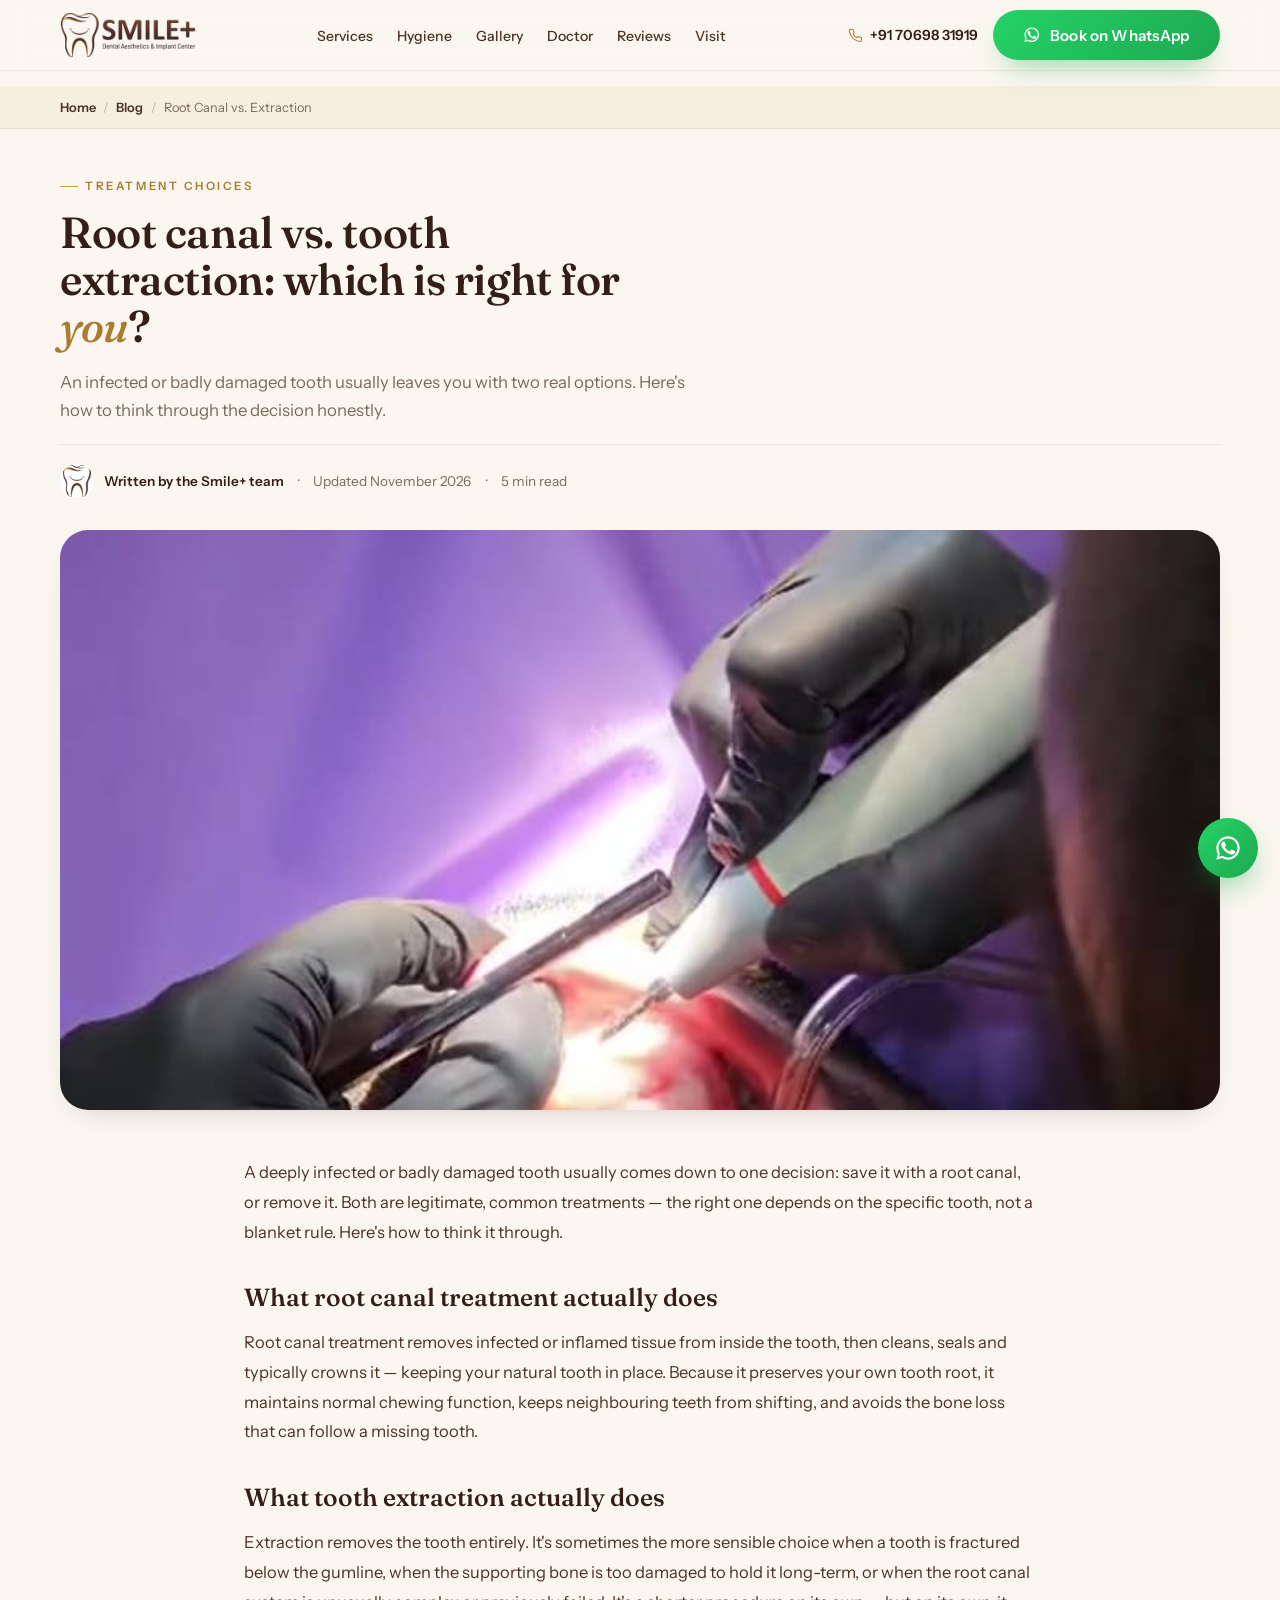
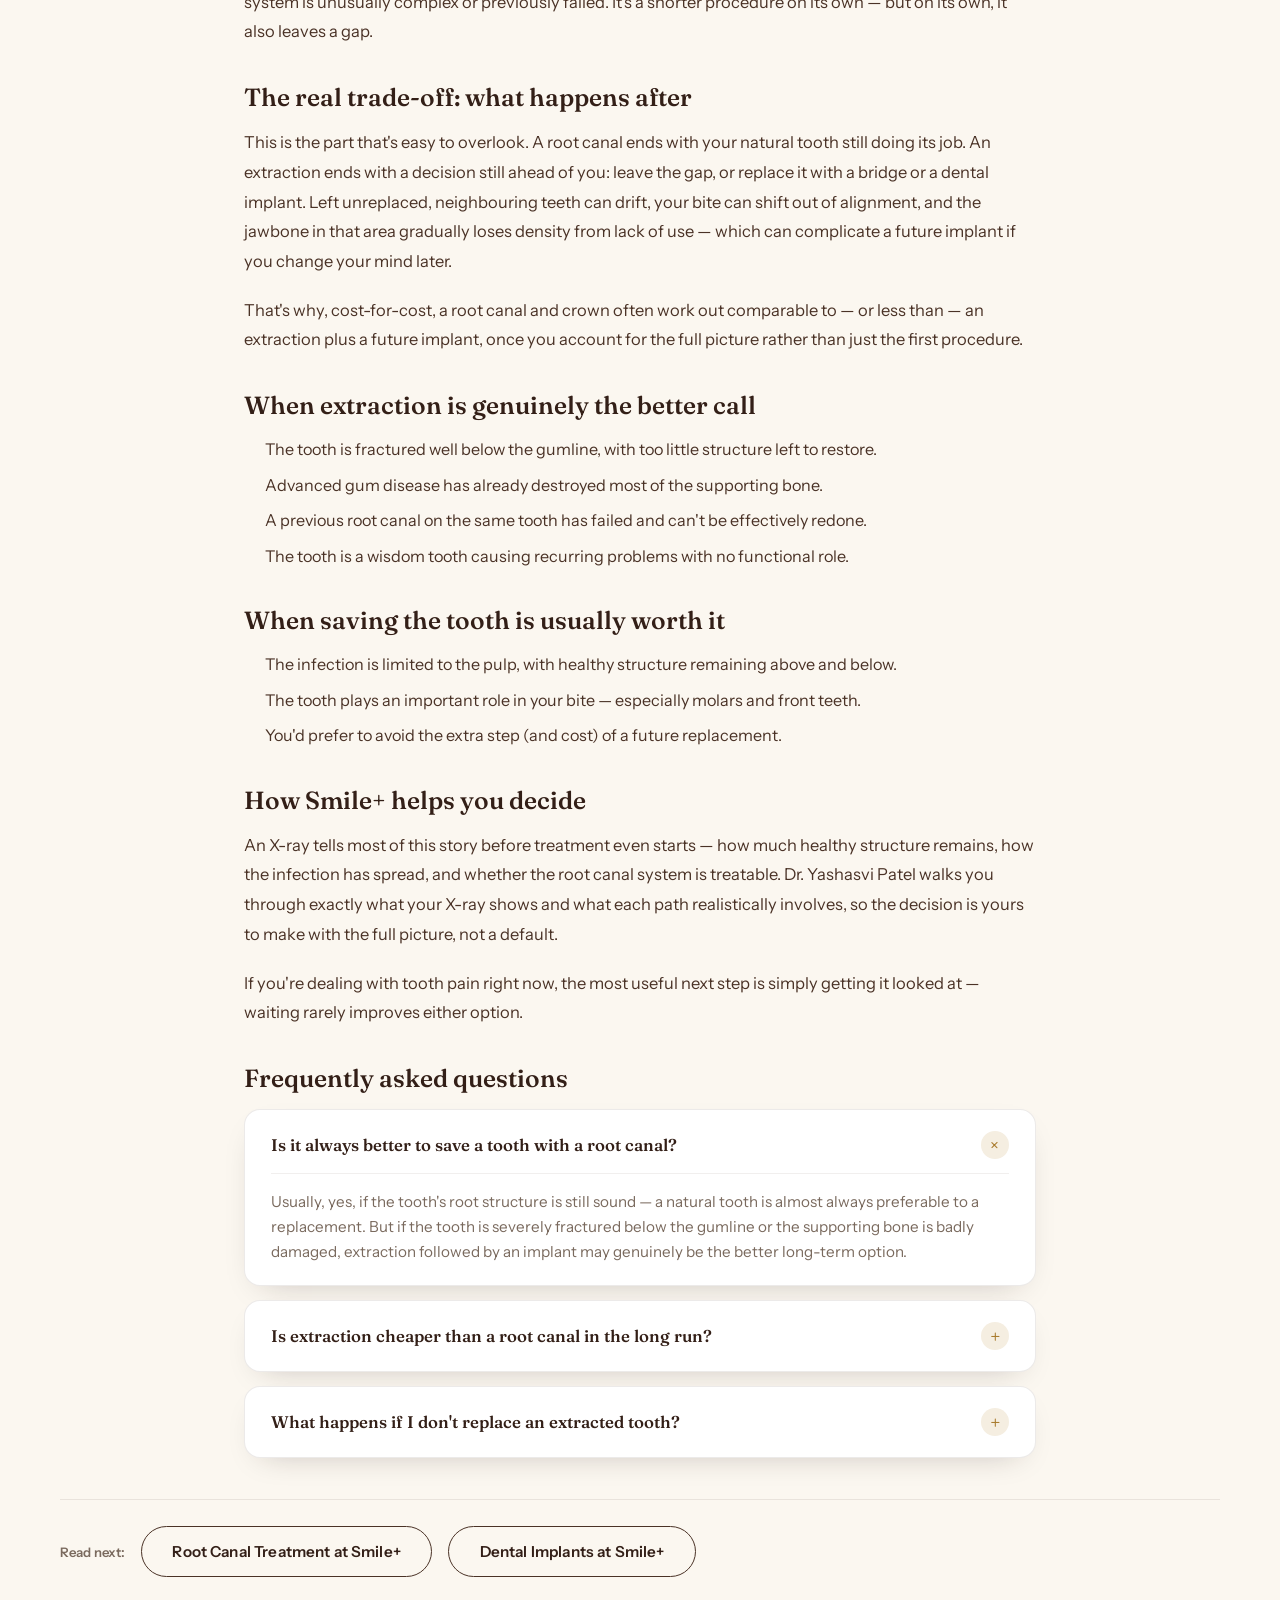
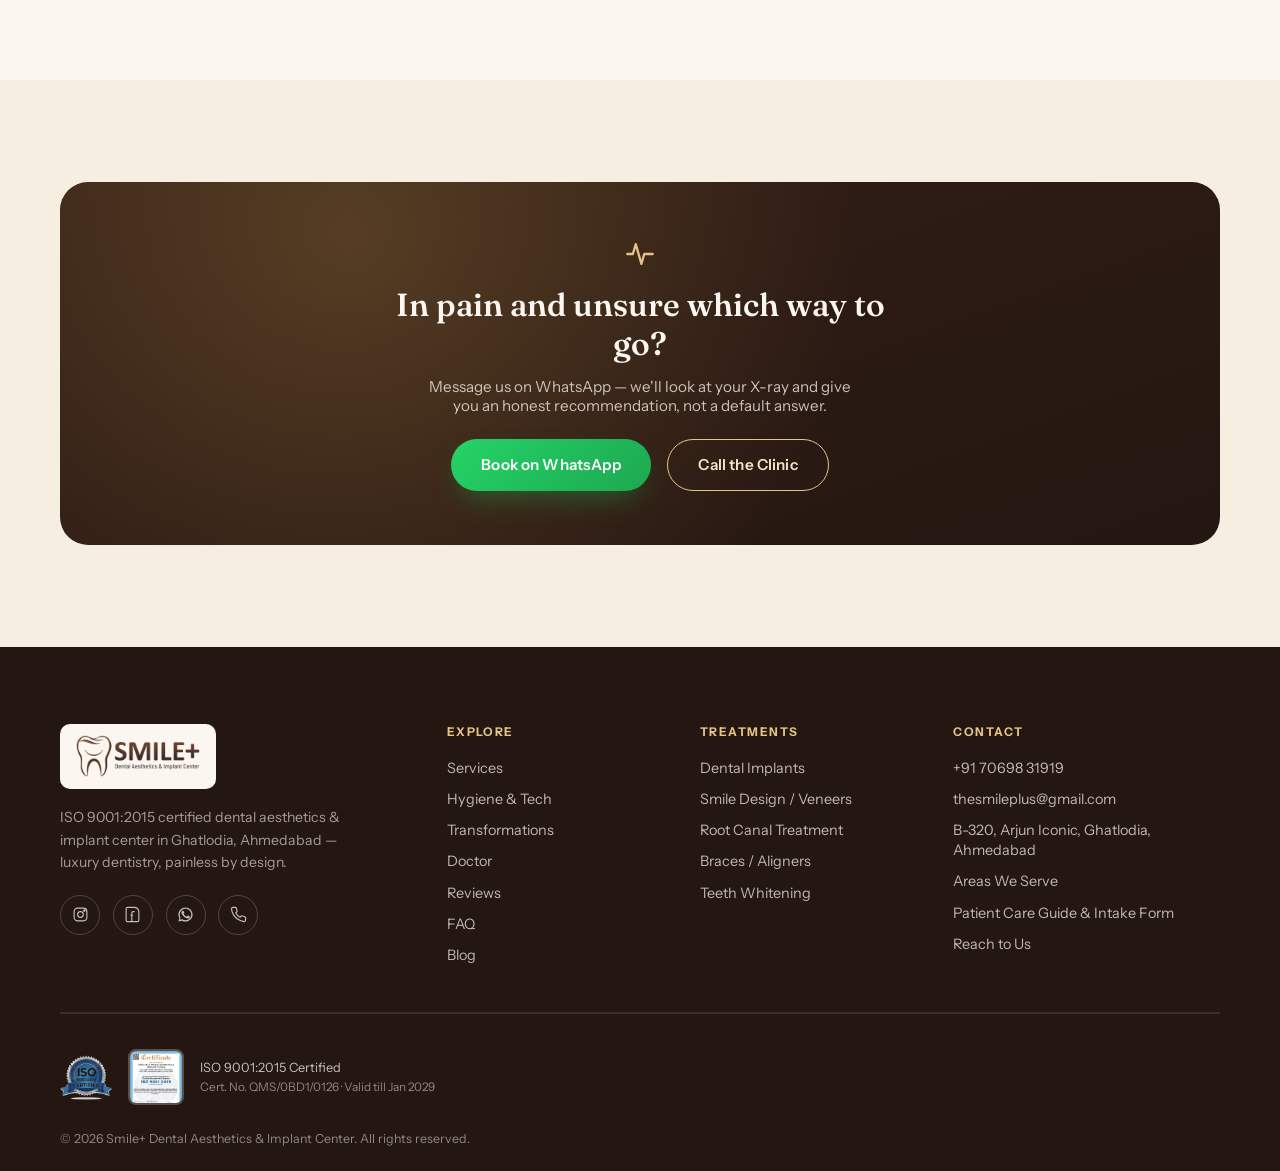
<file: blog-root-canal-vs-extraction.html>
<!DOCTYPE html>
<html lang="en">
<head>
<meta charset="UTF-8">
<meta name="viewport" content="width=device-width, initial-scale=1.0">
<title>Root Canal vs. Tooth Extraction: Which Is Right for You? — Smile+</title>
<meta name="description" content="Infected tooth? Compare root canal treatment and extraction — pros, cons, healing time, and long-term impact — explained by Smile+ Dental, Ahmedabad.">
<meta name="keywords" content="root canal vs extraction, save tooth or remove it, root canal treatment India, tooth extraction Ahmedabad">
<meta name="robots" content="index, follow">
<link rel="canonical" href="https://thesmileplus.in/blog-root-canal-vs-extraction.html">

<meta property="og:type" content="article">
<meta property="og:site_name" content="Smile+ Dental Aesthetics & Implant Center">
<meta property="og:title" content="Root Canal vs. Tooth Extraction: Which Is Right for You?">
<meta property="og:description" content="Infected tooth? Compare root canal treatment and extraction — pros, cons, healing time, and long-term impact — explained by Smile+ Dental, Ahmedabad.">
<meta property="og:image" content="https://thesmileplus.in/assets/img/thumb-treatment-1.jpg">
<meta property="og:url" content="https://thesmileplus.in/blog-root-canal-vs-extraction.html">
<meta property="og:locale" content="en_IN">
<meta name="twitter:card" content="summary_large_image">
<meta name="twitter:title" content="Root Canal vs. Tooth Extraction: Which Is Right for You?">
<meta name="twitter:description" content="Infected tooth? Compare root canal treatment and extraction — pros, cons, healing time, and long-term impact.">
<meta name="twitter:image" content="https://thesmileplus.in/assets/img/thumb-treatment-1.jpg">

<meta name="geo.region" content="IN-GJ">
<meta name="geo.placename" content="Ahmedabad">
<meta name="theme-color" content="#4A3226">

<link rel="icon" href="assets/img/favicon-32.png" sizes="32x32">
<link rel="icon" href="assets/img/favicon-192.png" sizes="192x192">
<link rel="apple-touch-icon" href="assets/img/apple-touch-icon.png">

<link rel="preconnect" href="https://fonts.googleapis.com">
<link rel="preconnect" href="https://fonts.gstatic.com" crossorigin>
<link href="https://fonts.googleapis.com/css2?family=Fraunces:ital,opsz,wght@0,9..144,380..620;1,9..144,380..620&family=Instrument+Sans:wght@400..700&display=swap" rel="stylesheet">
<link rel="stylesheet" href="assets/css/style.css?v=1">
<link rel="stylesheet" href="assets/css/service-page.css?v=2">

<script type="application/ld+json">
{
  "@context": "https://schema.org",
  "@type": "BlogPosting",
  "headline": "Root Canal vs. Tooth Extraction: Which Is Right for You?",
  "description": "Infected tooth? Compare root canal treatment and extraction — pros, cons, healing time, and long-term impact.",
  "image": "https://thesmileplus.in/assets/img/thumb-treatment-1.jpg",
  "datePublished": "2026-09-22",
  "dateModified": "2026-11-06",
  "url": "https://thesmileplus.in/blog-root-canal-vs-extraction.html",
  "author": {
    "@type": "Organization",
    "name": "Smile+ Dental Aesthetics & Implant Center",
    "url": "https://thesmileplus.in/"
  },
  "publisher": {
    "@type": "Organization",
    "name": "Smile+ Dental Aesthetics & Implant Center",
    "logo": { "@type": "ImageObject", "url": "https://thesmileplus.in/assets/img/logo-horizontal.jpg" }
  },
  "mainEntityOfPage": "https://thesmileplus.in/blog-root-canal-vs-extraction.html"
}
</script>
<script type="application/ld+json">
{
  "@context": "https://schema.org",
  "@type": "BreadcrumbList",
  "itemListElement": [
    { "@type": "ListItem", "position": 1, "name": "Home", "item": "https://thesmileplus.in/" },
    { "@type": "ListItem", "position": 2, "name": "Blog", "item": "https://thesmileplus.in/blog.html" },
    { "@type": "ListItem", "position": 3, "name": "Root Canal vs. Tooth Extraction", "item": "https://thesmileplus.in/blog-root-canal-vs-extraction.html" }
  ]
}
</script>
<script type="application/ld+json">
{
  "@context": "https://schema.org",
  "@type": "FAQPage",
  "mainEntity": [
    { "@type": "Question", "name": "Is it always better to save a tooth with a root canal?", "acceptedAnswer": { "@type": "Answer", "text": "Usually, yes, if the tooth's root structure is still sound — a natural tooth is almost always preferable to a replacement. But if the tooth is severely fractured below the gumline or the supporting bone is badly damaged, extraction followed by an implant may genuinely be the better long-term option." } },
    { "@type": "Question", "name": "Is extraction cheaper than a root canal in the long run?", "acceptedAnswer": { "@type": "Answer", "text": "Extraction alone is often less expensive upfront, but leaving a gap unreplaced can lead to shifting teeth, bite problems and bone loss over time. Once you factor in a future implant or bridge to replace the missing tooth, saving it with a root canal is frequently the more cost-effective path overall." } },
    { "@type": "Question", "name": "What happens if I don't replace an extracted tooth?", "acceptedAnswer": { "@type": "Answer", "text": "Neighbouring teeth can gradually drift into the gap, your bite can shift, and the jawbone in that area can shrink from lack of use — which can make a future implant more complicated. If extraction is necessary, discussing a replacement plan early is worthwhile." } }
  ]
}
</script>
</head>
<body>

<header class="site-header" id="siteHeader">
  <nav class="nav container">
    <a href="/" class="nav-logo">
      <img src="assets/img/logo-horizontal-transparent.png" alt="Smile+ Dental Aesthetics & Implant Center" class="nav-logo-img" width="1600" height="539">
    </a>
    <ul class="nav-links">
      <li><a href="/#services">Services</a></li>
      <li><a href="/#technology">Hygiene</a></li>
      <li><a href="/#gallery">Gallery</a></li>
      <li><a href="/#doctor">Doctor</a></li>
      <li><a href="/#reviews">Reviews</a></li>
      <li><a href="/#visit">Visit</a></li>
    </ul>
    <div class="nav-cta">
      <a href="tel:+917069831919" class="nav-phone">
        <svg viewBox="0 0 24 24" fill="none" stroke="currentColor" stroke-width="1.7" stroke-linecap="round" stroke-linejoin="round"><path d="M22 16.92v3a2 2 0 0 1-2.18 2 19.79 19.79 0 0 1-8.63-3.07 19.5 19.5 0 0 1-6-6 19.79 19.79 0 0 1-3.07-8.67A2 2 0 0 1 4.11 2h3a2 2 0 0 1 2 1.72c.127.96.362 1.903.7 2.81a2 2 0 0 1-.45 2.11L8.09 9.91a16 16 0 0 0 6 6l1.27-1.27a2 2 0 0 1 2.11-.45c.907.338 1.85.573 2.81.7A2 2 0 0 1 22 16.92z"/></svg>
        +91 70698 31919
      </a>
      <a href="https://wa.me/917069831919?text=Hi%20Smile%2B%2C%20I%27m%20in%20pain%20and%20would%20like%20to%20know%20more%20about%20root%20canal%20treatment." target="_blank" rel="noopener" class="btn btn-primary">
        <svg viewBox="0 0 24 24" fill="currentColor"><path d="M17.47 14.38c-.29-.15-1.7-.84-1.96-.93-.26-.1-.46-.15-.65.15-.19.29-.75.93-.92 1.12-.17.19-.34.22-.63.07-.29-.15-1.22-.45-2.33-1.44-.86-.77-1.44-1.72-1.61-2.01-.17-.29-.02-.45.13-.6.13-.13.29-.34.44-.51.15-.17.19-.29.29-.48.1-.19.05-.36-.02-.51-.07-.15-.65-1.58-.9-2.16-.24-.58-.48-.5-.65-.51-.17-.01-.36-.01-.56-.01-.19 0-.51.07-.78.36-.27.29-1.02 1-1.02 2.43 0 1.43 1.05 2.82 1.19 3.01.15.19 2.07 3.17 5.03 4.44.7.3 1.25.48 1.68.62.7.22 1.34.19 1.85.11.56-.08 1.7-.7 1.94-1.37.24-.68.24-1.26.17-1.38-.07-.12-.26-.19-.55-.34z"/><path d="M12.02 2C6.5 2 2 6.48 2 12c0 1.85.5 3.58 1.36 5.08L2 22l5.06-1.33A9.94 9.94 0 0 0 12.02 22C17.53 22 22 17.52 22 12S17.53 2 12.02 2zm0 18.1c-1.65 0-3.19-.46-4.5-1.26l-.32-.19-3 .79.8-2.93-.21-.3A8.09 8.09 0 0 1 3.9 12c0-4.48 3.64-8.12 8.12-8.12S20.14 7.52 20.14 12s-3.64 8.1-8.12 8.1z"/></svg>
        Book on WhatsApp
      </a>
    </div>
    <button class="nav-toggle" id="navToggle" aria-label="Open menu" aria-expanded="false">
      <svg viewBox="0 0 24 24" fill="none" stroke="currentColor" stroke-width="1.8" stroke-linecap="round"><path d="M4 6h16M4 12h16M4 18h16"/></svg>
    </button>
  </nav>
</header>

<div class="mobile-panel" id="mobilePanel">
  <a href="/#services">Services</a>
  <a href="/#technology">Hygiene &amp; Tech</a>
  <a href="/#gallery">Transformations</a>
  <a href="/#doctor">Doctor</a>
  <a href="/#reviews">Reviews</a>
  <a href="/#visit">Visit Us</a>
  <a href="https://wa.me/917069831919?text=Hi%20Smile%2B%2C%20I%27m%20in%20pain%20and%20would%20like%20to%20know%20more%20about%20root%20canal%20treatment." target="_blank" rel="noopener" class="btn btn-primary btn-block">Book on WhatsApp</a>
</div>

<div class="breadcrumb-bar">
  <div class="container breadcrumb">
    <a href="/">Home</a><span class="sep">/</span>
    <a href="blog.html">Blog</a><span class="sep">/</span>
    <span class="current">Root Canal vs. Extraction</span>
  </div>
</div>

<article>
  <section class="section ivory article-hero">
    <div class="container">
      <p class="eyebrow">Treatment Choices</p>
      <h1 class="section-title" style="margin-block:1rem 1.2rem;max-width:20ch;">Root canal vs. tooth extraction: which is right for <em>you</em>?</h1>
      <p class="section-lede" style="max-width:60ch;">An infected or badly damaged tooth usually leaves you with two real options. Here's how to think through the decision honestly.</p>
      <div class="article-meta">
        <span class="author"><img src="assets/img/favicon-192.png" alt="Smile+" width="34" height="34"> Written by the Smile+ team</span>
        <span>&middot;</span>
        <span>Updated November 2026</span>
        <span>&middot;</span>
        <span>5 min read</span>
      </div>
      <img src="assets/img/thumb-treatment-1.jpg" alt="Dental treatment in progress at Smile+ Ahmedabad" class="article-cover">
    </div>
  </section>

  <section class="section ivory" style="padding-top:0;">
    <div class="container">
      <div class="article-body">
        <p>A deeply infected or badly damaged tooth usually comes down to one decision: save it with a root canal, or remove it. Both are legitimate, common treatments — the right one depends on the specific tooth, not a blanket rule. Here's how to think it through.</p>

        <h2>What root canal treatment actually does</h2>
        <p>Root canal treatment removes infected or inflamed tissue from inside the tooth, then cleans, seals and typically crowns it — keeping your natural tooth in place. Because it preserves your own tooth root, it maintains normal chewing function, keeps neighbouring teeth from shifting, and avoids the bone loss that can follow a missing tooth.</p>

        <h2>What tooth extraction actually does</h2>
        <p>Extraction removes the tooth entirely. It's sometimes the more sensible choice when a tooth is fractured below the gumline, when the supporting bone is too damaged to hold it long-term, or when the root canal system is unusually complex or previously failed. It's a shorter procedure on its own — but on its own, it also leaves a gap.</p>

        <h2>The real trade-off: what happens after</h2>
        <p>This is the part that's easy to overlook. A root canal ends with your natural tooth still doing its job. An extraction ends with a decision still ahead of you: leave the gap, or replace it with a bridge or a dental implant. Left unreplaced, neighbouring teeth can drift, your bite can shift out of alignment, and the jawbone in that area gradually loses density from lack of use — which can complicate a future implant if you change your mind later.</p>
        <p>That's why, cost-for-cost, a root canal and crown often work out comparable to — or less than — an extraction plus a future implant, once you account for the full picture rather than just the first procedure.</p>

        <h2>When extraction is genuinely the better call</h2>
        <ul>
          <li>The tooth is fractured well below the gumline, with too little structure left to restore.</li>
          <li>Advanced gum disease has already destroyed most of the supporting bone.</li>
          <li>A previous root canal on the same tooth has failed and can't be effectively redone.</li>
          <li>The tooth is a wisdom tooth causing recurring problems with no functional role.</li>
        </ul>

        <h2>When saving the tooth is usually worth it</h2>
        <ul>
          <li>The infection is limited to the pulp, with healthy structure remaining above and below.</li>
          <li>The tooth plays an important role in your bite — especially molars and front teeth.</li>
          <li>You'd prefer to avoid the extra step (and cost) of a future replacement.</li>
        </ul>

        <h2>How Smile+ helps you decide</h2>
        <p>An X-ray tells most of this story before treatment even starts — how much healthy structure remains, how the infection has spread, and whether the root canal system is treatable. Dr. Yashasvi Patel walks you through exactly what your X-ray shows and what each path realistically involves, so the decision is yours to make with the full picture, not a default.</p>

        <p>If you're dealing with tooth pain right now, the most useful next step is simply getting it looked at — waiting rarely improves either option.</p>

        <h2>Frequently asked questions</h2>
        <div class="faq-list" style="max-width:none;">
        <details class="faq-item" open>
          <summary>Is it always better to save a tooth with a root canal?</summary>
          <p>Usually, yes, if the tooth's root structure is still sound — a natural tooth is almost always preferable to a replacement. But if the tooth is severely fractured below the gumline or the supporting bone is badly damaged, extraction followed by an implant may genuinely be the better long-term option.</p>
        </details>
        <details class="faq-item">
          <summary>Is extraction cheaper than a root canal in the long run?</summary>
          <p>Extraction alone is often less expensive upfront, but leaving a gap unreplaced can lead to shifting teeth, bite problems and bone loss over time. Once you factor in a future implant or bridge to replace the missing tooth, saving it with a root canal is frequently the more cost-effective path overall.</p>
        </details>
        <details class="faq-item">
          <summary>What happens if I don't replace an extracted tooth?</summary>
          <p>Neighbouring teeth can gradually drift into the gap, your bite can shift, and the jawbone in that area can shrink from lack of use — which can make a future implant more complicated. If extraction is necessary, discussing a replacement plan early is worthwhile.</p>
        </details>
        </div>
      </div>

      <div class="article-share">
        <span>Read next:</span>
        <a href="root-canal-treatment-ahmedabad.html" class="btn btn-outline">Root Canal Treatment at Smile+</a>
        <a href="dental-implants-ahmedabad.html" class="btn btn-outline">Dental Implants at Smile+</a>
      </div>
    </div>
  </section>
</article>

<section class="section panel">
  <div class="container">
    <div class="cta-banner reveal">
      <div class="cta-banner-inner">
        <svg viewBox="0 0 24 24" width="34" height="34" fill="none" stroke="currentColor" stroke-width="1.6" stroke-linecap="round" stroke-linejoin="round" style="color:var(--gold-300);"><path d="M3 12h4l2-7 4 14 2-7h6"/></svg>
        <h2>In pain and unsure which way to go?</h2>
        <p>Message us on WhatsApp — we'll look at your X-ray and give you an honest recommendation, not a default answer.</p>
        <div class="cta-banner-actions">
          <a href="https://wa.me/917069831919?text=Hi%20Smile%2B%2C%20I%27m%20in%20pain%20and%20would%20like%20to%20book%20an%20urgent%20appointment." target="_blank" rel="noopener" class="btn btn-primary">Book on WhatsApp</a>
          <a href="tel:+917069831919" class="btn btn-outline on-dark">Call the Clinic</a>
        </div>
      </div>
    </div>
  </div>
</section>

<footer class="site-footer">
  <div class="container">
    <div class="footer-grid">
      <div class="footer-brand">
        <div class="footer-logo-wrap">
          <img src="assets/img/logo-horizontal-transparent.png" alt="Smile+ Dental Aesthetics & Implant Center" class="footer-logo-img">
        </div>
        <p>ISO 9001:2015 certified dental aesthetics &amp; implant center in Ghatlodia, Ahmedabad — luxury dentistry, painless by design.</p>
        <div class="footer-social">
          <a href="https://www.instagram.com/thesmileplus.in" target="_blank" rel="noopener" aria-label="Smile+ on Instagram">
            <svg viewBox="0 0 24 24" fill="none" stroke="currentColor" stroke-width="1.6"><rect x="3" y="3" width="18" height="18" rx="5"/><circle cx="12" cy="12" r="4"/><circle cx="17.5" cy="6.5" r="1"/></svg>
          </a>
          <a href="https://www.facebook.com/share/19VB5MRfCB/" target="_blank" rel="noopener" aria-label="Smile+ on Facebook">
            <svg viewBox="0 0 24 24" fill="none" stroke="currentColor" stroke-width="1.6"><path d="M15 8h-2a2 2 0 0 0-2 2v12M9 13h4"/><path d="M15 2H5a2 2 0 0 0-2 2v16a2 2 0 0 0 2 2h14a2 2 0 0 0 2-2V9a7 7 0 0 0-6-7z"/></svg>
          </a>
          <a href="https://wa.me/917069831919?text=Hi%20Smile%2B%2C%20I%27d%20like%20to%20book%20a%20dental%20consultation." target="_blank" rel="noopener" aria-label="Smile+ on WhatsApp">
            <svg viewBox="0 0 24 24" fill="currentColor"><path d="M17.47 14.38c-.29-.15-1.7-.84-1.96-.93-.26-.1-.46-.15-.65.15-.19.29-.75.93-.92 1.12-.17.19-.34.22-.63.07-.29-.15-1.22-.45-2.33-1.44-.86-.77-1.44-1.72-1.61-2.01-.17-.29-.02-.45.13-.6.13-.13.29-.34.44-.51.15-.17.19-.29.29-.48.1-.19.05-.36-.02-.51-.07-.15-.65-1.58-.9-2.16-.24-.58-.48-.5-.65-.51-.17-.01-.36-.01-.56-.01-.19 0-.51.07-.78.36-.27.29-1.02 1-1.02 2.43 0 1.43 1.05 2.82 1.19 3.01.15.19 2.07 3.17 5.03 4.44.7.3 1.25.48 1.68.62.7.22 1.34.19 1.85.11.56-.08 1.7-.7 1.94-1.37.24-.68.24-1.26.17-1.38-.07-.12-.26-.19-.55-.34z"/><path d="M12.02 2C6.5 2 2 6.48 2 12c0 1.85.5 3.58 1.36 5.08L2 22l5.06-1.33A9.94 9.94 0 0 0 12.02 22C17.53 22 22 17.52 22 12S17.53 2 12.02 2zm0 18.1c-1.65 0-3.19-.46-4.5-1.26l-.32-.19-3 .79.8-2.93-.21-.3A8.09 8.09 0 0 1 3.9 12c0-4.48 3.64-8.12 8.12-8.12S20.14 7.52 20.14 12s-3.64 8.1-8.12 8.1z"/></svg>
          </a>
          <a href="tel:+917069831919" aria-label="Call Smile+">
            <svg viewBox="0 0 24 24" fill="none" stroke="currentColor" stroke-width="1.7" stroke-linecap="round" stroke-linejoin="round"><path d="M22 16.92v3a2 2 0 0 1-2.18 2 19.79 19.79 0 0 1-8.63-3.07 19.5 19.5 0 0 1-6-6 19.79 19.79 0 0 1-3.07-8.67A2 2 0 0 1 4.11 2h3a2 2 0 0 1 2 1.72c.127.96.362 1.903.7 2.81a2 2 0 0 1-.45 2.11L8.09 9.91a16 16 0 0 0 6 6l1.27-1.27a2 2 0 0 1 2.11-.45c.907.338 1.85.573 2.81.7A2 2 0 0 1 22 16.92z"/></svg>
          </a>
        </div>
      </div>
      <div class="footer-col">
        <h3>Explore</h3>
        <ul>
          <li><a href="/#services">Services</a></li>
          <li><a href="/#technology">Hygiene &amp; Tech</a></li>
          <li><a href="/#gallery">Transformations</a></li>
          <li><a href="/#doctor">Doctor</a></li>
          <li><a href="/#reviews">Reviews</a></li>
          <li><a href="/#faq">FAQ</a></li>
          <li><a href="blog.html">Blog</a></li>
        </ul>
      </div>
      <div class="footer-col">
        <h3>Treatments</h3>
        <ul>
          <li><a href="dental-implants-ahmedabad.html">Dental Implants</a></li>
          <li><a href="smile-design-veneers-ahmedabad.html">Smile Design / Veneers</a></li>
          <li><a href="root-canal-treatment-ahmedabad.html">Root Canal Treatment</a></li>
          <li><a href="braces-aligners-ahmedabad.html">Braces / Aligners</a></li>
          <li><a href="teeth-whitening-ahmedabad.html">Teeth Whitening</a></li>
        </ul>
      </div>
      <div class="footer-col">
        <h3>Contact</h3>
        <ul>
          <li><a href="tel:+917069831919">+91 70698 31919</a></li>
          <li><a href="mailto:thesmileplus@gmail.com">thesmileplus@gmail.com</a></li>
          <li><a href="/#visit">B-320, Arjun Iconic, Ghatlodia, Ahmedabad</a></li>
          <li><a href="areas-we-serve.html">Areas We Serve</a></li>
          <li><a href="patient-care.html">Patient Care Guide &amp; Intake Form</a></li>
          <li><a href="reach-us.html">Reach to Us</a></li>
        </ul>
      </div>
    </div>
    <div class="footer-iso">
      <img src="assets/img/iso-badge.png" alt="ISO 9001:2015 Certified badge" class="footer-iso-badge" width="320" height="276" loading="lazy" decoding="async">
      <a href="assets/img/iso-certificate.jpg" target="_blank" rel="noopener" class="footer-iso-cert">
        <img src="assets/img/iso-certificate-thumb.jpg" alt="Smile+ ISO 9001:2015 certificate — click to view full certificate" width="160" height="228" loading="lazy" decoding="async">
      </a>
      <span class="footer-iso-text">ISO 9001:2015 Certified<br><span>Cert. No. QMS/0BD1/0126 &middot; Valid till Jan 2029</span></span>
    </div>
    <div class="footer-bottom">
      <span>&copy; <span id="year"></span> Smile+ Dental Aesthetics &amp; Implant Center. All rights reserved.</span>
    </div>
  </div>
</footer>

<a href="https://wa.me/917069831919?text=Hi%20Smile%2B%2C%20I%27m%20in%20pain%20and%20would%20like%20to%20know%20more%20about%20root%20canal%20treatment." target="_blank" rel="noopener" class="wa-float" aria-label="Chat with Smile+ on WhatsApp">
  <svg viewBox="0 0 24 24" fill="currentColor"><path d="M17.47 14.38c-.29-.15-1.7-.84-1.96-.93-.26-.1-.46-.15-.65.15-.19.29-.75.93-.92 1.12-.17.19-.34.22-.63.07-.29-.15-1.22-.45-2.33-1.44-.86-.77-1.44-1.72-1.61-2.01-.17-.29-.02-.45.13-.6.13-.13.29-.34.44-.51.15-.17.19-.29.29-.48.1-.19.05-.36-.02-.51-.07-.15-.65-1.58-.9-2.16-.24-.58-.48-.5-.65-.51-.17-.01-.36-.01-.56-.01-.19 0-.51.07-.78.36-.27.29-1.02 1-1.02 2.43 0 1.43 1.05 2.82 1.19 3.01.15.19 2.07 3.17 5.03 4.44.7.3 1.25.48 1.68.62.7.22 1.34.19 1.85.11.56-.08 1.7-.7 1.94-1.37.24-.68.24-1.26.17-1.38-.07-.12-.26-.19-.55-.34z"/><path d="M12.02 2C6.5 2 2 6.48 2 12c0 1.85.5 3.58 1.36 5.08L2 22l5.06-1.33A9.94 9.94 0 0 0 12.02 22C17.53 22 22 17.52 22 12S17.53 2 12.02 2zm0 18.1c-1.65 0-3.19-.46-4.5-1.26l-.32-.19-3 .79.8-2.93-.21-.3A8.09 8.09 0 0 1 3.9 12c0-4.48 3.64-8.12 8.12-8.12S20.14 7.52 20.14 12s-3.64 8.1-8.12 8.1z"/></svg>
</a>

<script src="assets/js/main.js?v=1"></script>
</body>
</html>
</file>
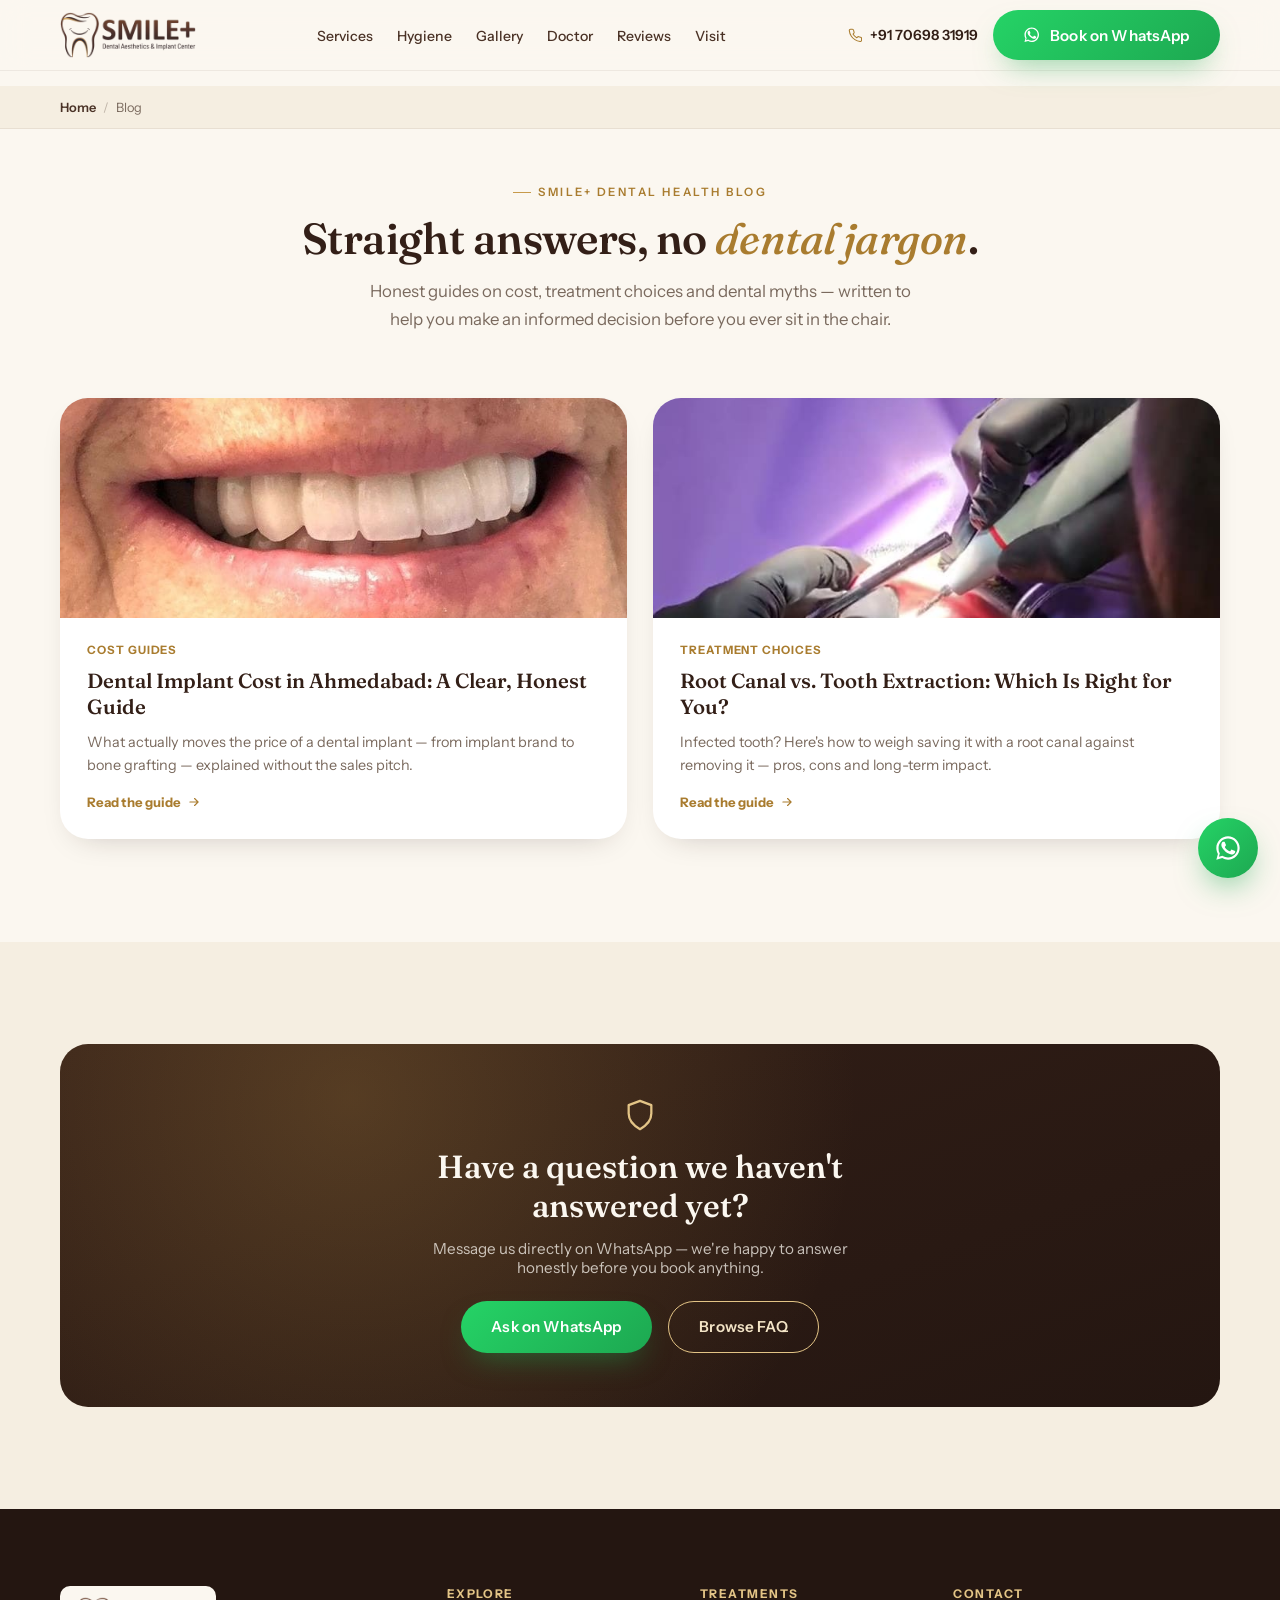
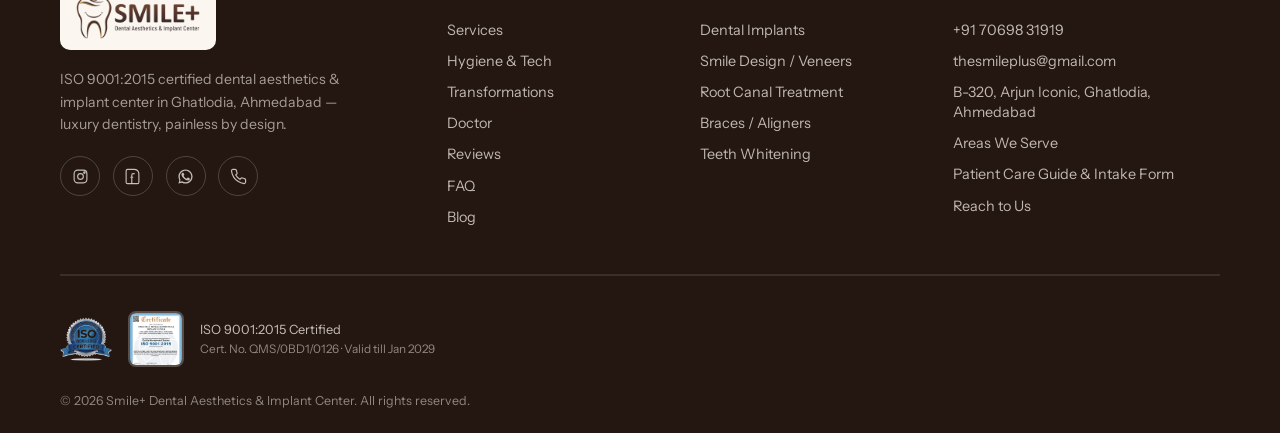
<file: blog.html>
<!DOCTYPE html>
<html lang="en">
<head>
<meta charset="UTF-8">
<meta name="viewport" content="width=device-width, initial-scale=1.0">
<title>Dental Health Blog — Guides, Costs & Myths | Smile+ Ahmedabad</title>
<meta name="description" content="Expert dental health guides, cost breakdowns and myth-busting articles from Smile+ Dental Aesthetics & Implant Center, Ghatlodia, Ahmedabad.">
<meta name="keywords" content="dental blog Ahmedabad, dental health tips, dental implant cost guide, root canal guide, Smile+ dental articles">
<meta name="robots" content="index, follow">
<link rel="canonical" href="https://thesmileplus.in/blog.html">

<meta property="og:type" content="website">
<meta property="og:site_name" content="Smile+ Dental Aesthetics & Implant Center">
<meta property="og:title" content="Dental Health Blog — Guides, Costs & Myths | Smile+ Ahmedabad">
<meta property="og:description" content="Expert dental health guides, cost breakdowns and myth-busting articles from Smile+ Dental Aesthetics & Implant Center, Ahmedabad.">
<meta property="og:image" content="https://thesmileplus.in/assets/img/hero-poster.jpg">
<meta property="og:url" content="https://thesmileplus.in/blog.html">
<meta property="og:locale" content="en_IN">
<meta name="twitter:card" content="summary_large_image">
<meta name="twitter:title" content="Dental Health Blog — Guides, Costs & Myths | Smile+ Ahmedabad">
<meta name="twitter:description" content="Expert dental health guides, cost breakdowns and myth-busting articles from Smile+ Dental Aesthetics & Implant Center, Ahmedabad.">
<meta name="twitter:image" content="https://thesmileplus.in/assets/img/hero-poster.jpg">

<meta name="geo.region" content="IN-GJ">
<meta name="geo.placename" content="Ahmedabad">
<meta name="theme-color" content="#4A3226">

<link rel="icon" href="assets/img/favicon-32.png" sizes="32x32">
<link rel="icon" href="assets/img/favicon-192.png" sizes="192x192">
<link rel="apple-touch-icon" href="assets/img/apple-touch-icon.png">

<link rel="preconnect" href="https://fonts.googleapis.com">
<link rel="preconnect" href="https://fonts.gstatic.com" crossorigin>
<link href="https://fonts.googleapis.com/css2?family=Fraunces:ital,opsz,wght@0,9..144,380..620;1,9..144,380..620&family=Instrument+Sans:wght@400..700&display=swap" rel="stylesheet">
<link rel="stylesheet" href="assets/css/style.css?v=1">
<link rel="stylesheet" href="assets/css/service-page.css?v=2">

<script type="application/ld+json">
{
  "@context": "https://schema.org",
  "@type": "BreadcrumbList",
  "itemListElement": [
    { "@type": "ListItem", "position": 1, "name": "Home", "item": "https://thesmileplus.in/" },
    { "@type": "ListItem", "position": 2, "name": "Blog", "item": "https://thesmileplus.in/blog.html" }
  ]
}
</script>
<script type="application/ld+json">
{
  "@context": "https://schema.org",
  "@type": "Blog",
  "name": "Smile+ Dental Health Blog",
  "url": "https://thesmileplus.in/blog.html",
  "publisher": {
    "@type": "Dentist",
    "@id": "https://thesmileplus.in/#dentist",
    "name": "Smile+ Dental Aesthetics & Implant Center"
  },
  "blogPost": [
    { "@type": "BlogPosting", "headline": "Dental Implant Cost in Ahmedabad: A Clear, Honest Guide", "url": "https://thesmileplus.in/blog-dental-implant-cost-ahmedabad.html" },
    { "@type": "BlogPosting", "headline": "Root Canal vs. Tooth Extraction: Which Is Right for You?", "url": "https://thesmileplus.in/blog-root-canal-vs-extraction.html" }
  ]
}
</script>
</head>
<body>

<header class="site-header" id="siteHeader">
  <nav class="nav container">
    <a href="/" class="nav-logo">
      <img src="assets/img/logo-horizontal-transparent.png" alt="Smile+ Dental Aesthetics & Implant Center" class="nav-logo-img" width="1600" height="539">
    </a>
    <ul class="nav-links">
      <li><a href="/#services">Services</a></li>
      <li><a href="/#technology">Hygiene</a></li>
      <li><a href="/#gallery">Gallery</a></li>
      <li><a href="/#doctor">Doctor</a></li>
      <li><a href="/#reviews">Reviews</a></li>
      <li><a href="/#visit">Visit</a></li>
    </ul>
    <div class="nav-cta">
      <a href="tel:+917069831919" class="nav-phone">
        <svg viewBox="0 0 24 24" fill="none" stroke="currentColor" stroke-width="1.7" stroke-linecap="round" stroke-linejoin="round"><path d="M22 16.92v3a2 2 0 0 1-2.18 2 19.79 19.79 0 0 1-8.63-3.07 19.5 19.5 0 0 1-6-6 19.79 19.79 0 0 1-3.07-8.67A2 2 0 0 1 4.11 2h3a2 2 0 0 1 2 1.72c.127.96.362 1.903.7 2.81a2 2 0 0 1-.45 2.11L8.09 9.91a16 16 0 0 0 6 6l1.27-1.27a2 2 0 0 1 2.11-.45c.907.338 1.85.573 2.81.7A2 2 0 0 1 22 16.92z"/></svg>
        +91 70698 31919
      </a>
      <a href="https://wa.me/917069831919?text=Hi%20Smile%2B%2C%20I%27d%20like%20to%20book%20a%20dental%20consultation." target="_blank" rel="noopener" class="btn btn-primary">
        <svg viewBox="0 0 24 24" fill="currentColor"><path d="M17.47 14.38c-.29-.15-1.7-.84-1.96-.93-.26-.1-.46-.15-.65.15-.19.29-.75.93-.92 1.12-.17.19-.34.22-.63.07-.29-.15-1.22-.45-2.33-1.44-.86-.77-1.44-1.72-1.61-2.01-.17-.29-.02-.45.13-.6.13-.13.29-.34.44-.51.15-.17.19-.29.29-.48.1-.19.05-.36-.02-.51-.07-.15-.65-1.58-.9-2.16-.24-.58-.48-.5-.65-.51-.17-.01-.36-.01-.56-.01-.19 0-.51.07-.78.36-.27.29-1.02 1-1.02 2.43 0 1.43 1.05 2.82 1.19 3.01.15.19 2.07 3.17 5.03 4.44.7.3 1.25.48 1.68.62.7.22 1.34.19 1.85.11.56-.08 1.7-.7 1.94-1.37.24-.68.24-1.26.17-1.38-.07-.12-.26-.19-.55-.34z"/><path d="M12.02 2C6.5 2 2 6.48 2 12c0 1.85.5 3.58 1.36 5.08L2 22l5.06-1.33A9.94 9.94 0 0 0 12.02 22C17.53 22 22 17.52 22 12S17.53 2 12.02 2zm0 18.1c-1.65 0-3.19-.46-4.5-1.26l-.32-.19-3 .79.8-2.93-.21-.3A8.09 8.09 0 0 1 3.9 12c0-4.48 3.64-8.12 8.12-8.12S20.14 7.52 20.14 12s-3.64 8.1-8.12 8.1z"/></svg>
        Book on WhatsApp
      </a>
    </div>
    <button class="nav-toggle" id="navToggle" aria-label="Open menu" aria-expanded="false">
      <svg viewBox="0 0 24 24" fill="none" stroke="currentColor" stroke-width="1.8" stroke-linecap="round"><path d="M4 6h16M4 12h16M4 18h16"/></svg>
    </button>
  </nav>
</header>

<div class="mobile-panel" id="mobilePanel">
  <a href="/#services">Services</a>
  <a href="/#technology">Hygiene &amp; Tech</a>
  <a href="/#gallery">Transformations</a>
  <a href="/#doctor">Doctor</a>
  <a href="/#reviews">Reviews</a>
  <a href="/#visit">Visit Us</a>
  <a href="https://wa.me/917069831919?text=Hi%20Smile%2B%2C%20I%27d%20like%20to%20book%20a%20dental%20consultation." target="_blank" rel="noopener" class="btn btn-primary btn-block">Book on WhatsApp</a>
</div>

<div class="breadcrumb-bar">
  <div class="container breadcrumb">
    <a href="/">Home</a><span class="sep">/</span>
    <span class="current">Blog</span>
  </div>
</div>

<section class="section ivory" style="padding-top:3.5rem;">
  <div class="container">
    <div class="section-head center reveal">
      <p class="eyebrow">Smile+ Dental Health Blog</p>
      <h1 class="section-title">Straight answers, no <em>dental jargon</em>.</h1>
      <p class="section-lede" style="margin-inline:auto;text-align:center;">Honest guides on cost, treatment choices and dental myths — written to help you make an informed decision before you ever sit in the chair.</p>
    </div>
    <div class="blog-grid">
      <a href="blog-dental-implant-cost-ahmedabad.html" class="blog-card reveal">
        <div class="blog-card-media">
          <img src="assets/img/ba-implant-1-after.jpg" alt="Dental implant restoration at Smile+ Ahmedabad" loading="lazy" decoding="async">
        </div>
        <div class="blog-card-body">
          <span class="blog-card-meta">Cost Guides</span>
          <h3>Dental Implant Cost in Ahmedabad: A Clear, Honest Guide</h3>
          <p>What actually moves the price of a dental implant — from implant brand to bone grafting — explained without the sales pitch.</p>
          <span class="link">Read the guide <svg viewBox="0 0 24 24" fill="none" stroke="currentColor" stroke-width="2" stroke-linecap="round" stroke-linejoin="round"><path d="M5 12h14M13 6l6 6-6 6"/></svg></span>
        </div>
      </a>
      <a href="blog-root-canal-vs-extraction.html" class="blog-card reveal">
        <div class="blog-card-media">
          <img src="assets/img/thumb-treatment-1.jpg" alt="Dental treatment in progress at Smile+ Ahmedabad" width="720" height="1280" loading="lazy" decoding="async">
        </div>
        <div class="blog-card-body">
          <span class="blog-card-meta">Treatment Choices</span>
          <h3>Root Canal vs. Tooth Extraction: Which Is Right for You?</h3>
          <p>Infected tooth? Here's how to weigh saving it with a root canal against removing it — pros, cons and long-term impact.</p>
          <span class="link">Read the guide <svg viewBox="0 0 24 24" fill="none" stroke="currentColor" stroke-width="2" stroke-linecap="round" stroke-linejoin="round"><path d="M5 12h14M13 6l6 6-6 6"/></svg></span>
        </div>
      </a>
    </div>
  </div>
</section>

<section class="section panel">
  <div class="container">
    <div class="cta-banner reveal">
      <div class="cta-banner-inner">
        <svg viewBox="0 0 24 24" width="34" height="34" fill="none" stroke="currentColor" stroke-width="1.6" stroke-linecap="round" stroke-linejoin="round" style="color:var(--gold-300);"><path d="M12 2l8 3v6c0 5-3.5 8.5-8 11-4.5-2.5-8-6-8-11V5l8-3z"/></svg>
        <h2>Have a question we haven't answered yet?</h2>
        <p>Message us directly on WhatsApp — we're happy to answer honestly before you book anything.</p>
        <div class="cta-banner-actions">
          <a href="https://wa.me/917069831919?text=Hi%20Smile%2B%2C%20I%20have%20a%20question." target="_blank" rel="noopener" class="btn btn-primary">Ask on WhatsApp</a>
          <a href="/#faq" class="btn btn-outline on-dark">Browse FAQ</a>
        </div>
      </div>
    </div>
  </div>
</section>

<footer class="site-footer">
  <div class="container">
    <div class="footer-grid">
      <div class="footer-brand">
        <div class="footer-logo-wrap">
          <img src="assets/img/logo-horizontal-transparent.png" alt="Smile+ Dental Aesthetics & Implant Center" class="footer-logo-img">
        </div>
        <p>ISO 9001:2015 certified dental aesthetics &amp; implant center in Ghatlodia, Ahmedabad — luxury dentistry, painless by design.</p>
        <div class="footer-social">
          <a href="https://www.instagram.com/thesmileplus.in" target="_blank" rel="noopener" aria-label="Smile+ on Instagram">
            <svg viewBox="0 0 24 24" fill="none" stroke="currentColor" stroke-width="1.6"><rect x="3" y="3" width="18" height="18" rx="5"/><circle cx="12" cy="12" r="4"/><circle cx="17.5" cy="6.5" r="1"/></svg>
          </a>
          <a href="https://www.facebook.com/share/19VB5MRfCB/" target="_blank" rel="noopener" aria-label="Smile+ on Facebook">
            <svg viewBox="0 0 24 24" fill="none" stroke="currentColor" stroke-width="1.6"><path d="M15 8h-2a2 2 0 0 0-2 2v12M9 13h4"/><path d="M15 2H5a2 2 0 0 0-2 2v16a2 2 0 0 0 2 2h14a2 2 0 0 0 2-2V9a7 7 0 0 0-6-7z"/></svg>
          </a>
          <a href="https://wa.me/917069831919?text=Hi%20Smile%2B%2C%20I%27d%20like%20to%20book%20a%20dental%20consultation." target="_blank" rel="noopener" aria-label="Smile+ on WhatsApp">
            <svg viewBox="0 0 24 24" fill="currentColor"><path d="M17.47 14.38c-.29-.15-1.7-.84-1.96-.93-.26-.1-.46-.15-.65.15-.19.29-.75.93-.92 1.12-.17.19-.34.22-.63.07-.29-.15-1.22-.45-2.33-1.44-.86-.77-1.44-1.72-1.61-2.01-.17-.29-.02-.45.13-.6.13-.13.29-.34.44-.51.15-.17.19-.29.29-.48.1-.19.05-.36-.02-.51-.07-.15-.65-1.58-.9-2.16-.24-.58-.48-.5-.65-.51-.17-.01-.36-.01-.56-.01-.19 0-.51.07-.78.36-.27.29-1.02 1-1.02 2.43 0 1.43 1.05 2.82 1.19 3.01.15.19 2.07 3.17 5.03 4.44.7.3 1.25.48 1.68.62.7.22 1.34.19 1.85.11.56-.08 1.7-.7 1.94-1.37.24-.68.24-1.26.17-1.38-.07-.12-.26-.19-.55-.34z"/><path d="M12.02 2C6.5 2 2 6.48 2 12c0 1.85.5 3.58 1.36 5.08L2 22l5.06-1.33A9.94 9.94 0 0 0 12.02 22C17.53 22 22 17.52 22 12S17.53 2 12.02 2zm0 18.1c-1.65 0-3.19-.46-4.5-1.26l-.32-.19-3 .79.8-2.93-.21-.3A8.09 8.09 0 0 1 3.9 12c0-4.48 3.64-8.12 8.12-8.12S20.14 7.52 20.14 12s-3.64 8.1-8.12 8.1z"/></svg>
          </a>
          <a href="tel:+917069831919" aria-label="Call Smile+">
            <svg viewBox="0 0 24 24" fill="none" stroke="currentColor" stroke-width="1.7" stroke-linecap="round" stroke-linejoin="round"><path d="M22 16.92v3a2 2 0 0 1-2.18 2 19.79 19.79 0 0 1-8.63-3.07 19.5 19.5 0 0 1-6-6 19.79 19.79 0 0 1-3.07-8.67A2 2 0 0 1 4.11 2h3a2 2 0 0 1 2 1.72c.127.96.362 1.903.7 2.81a2 2 0 0 1-.45 2.11L8.09 9.91a16 16 0 0 0 6 6l1.27-1.27a2 2 0 0 1 2.11-.45c.907.338 1.85.573 2.81.7A2 2 0 0 1 22 16.92z"/></svg>
          </a>
        </div>
      </div>
      <div class="footer-col">
        <h3>Explore</h3>
        <ul>
          <li><a href="/#services">Services</a></li>
          <li><a href="/#technology">Hygiene &amp; Tech</a></li>
          <li><a href="/#gallery">Transformations</a></li>
          <li><a href="/#doctor">Doctor</a></li>
          <li><a href="/#reviews">Reviews</a></li>
          <li><a href="/#faq">FAQ</a></li>
          <li><a href="blog.html">Blog</a></li>
        </ul>
      </div>
      <div class="footer-col">
        <h3>Treatments</h3>
        <ul>
          <li><a href="dental-implants-ahmedabad.html">Dental Implants</a></li>
          <li><a href="smile-design-veneers-ahmedabad.html">Smile Design / Veneers</a></li>
          <li><a href="root-canal-treatment-ahmedabad.html">Root Canal Treatment</a></li>
          <li><a href="braces-aligners-ahmedabad.html">Braces / Aligners</a></li>
          <li><a href="teeth-whitening-ahmedabad.html">Teeth Whitening</a></li>
        </ul>
      </div>
      <div class="footer-col">
        <h3>Contact</h3>
        <ul>
          <li><a href="tel:+917069831919">+91 70698 31919</a></li>
          <li><a href="mailto:thesmileplus@gmail.com">thesmileplus@gmail.com</a></li>
          <li><a href="/#visit">B-320, Arjun Iconic, Ghatlodia, Ahmedabad</a></li>
          <li><a href="areas-we-serve.html">Areas We Serve</a></li>
          <li><a href="patient-care.html">Patient Care Guide &amp; Intake Form</a></li>
          <li><a href="reach-us.html">Reach to Us</a></li>
        </ul>
      </div>
    </div>
    <div class="footer-iso">
      <img src="assets/img/iso-badge.png" alt="ISO 9001:2015 Certified badge" class="footer-iso-badge" width="320" height="276" loading="lazy" decoding="async">
      <a href="assets/img/iso-certificate.jpg" target="_blank" rel="noopener" class="footer-iso-cert">
        <img src="assets/img/iso-certificate-thumb.jpg" alt="Smile+ ISO 9001:2015 certificate — click to view full certificate" width="160" height="228" loading="lazy" decoding="async">
      </a>
      <span class="footer-iso-text">ISO 9001:2015 Certified<br><span>Cert. No. QMS/0BD1/0126 &middot; Valid till Jan 2029</span></span>
    </div>
    <div class="footer-bottom">
      <span>&copy; <span id="year"></span> Smile+ Dental Aesthetics &amp; Implant Center. All rights reserved.</span>
    </div>
  </div>
</footer>

<a href="https://wa.me/917069831919?text=Hi%20Smile%2B%2C%20I%27d%20like%20to%20book%20a%20dental%20consultation." target="_blank" rel="noopener" class="wa-float" aria-label="Chat with Smile+ on WhatsApp">
  <svg viewBox="0 0 24 24" fill="currentColor"><path d="M17.47 14.38c-.29-.15-1.7-.84-1.96-.93-.26-.1-.46-.15-.65.15-.19.29-.75.93-.92 1.12-.17.19-.34.22-.63.07-.29-.15-1.22-.45-2.33-1.44-.86-.77-1.44-1.72-1.61-2.01-.17-.29-.02-.45.13-.6.13-.13.29-.34.44-.51.15-.17.19-.29.29-.48.1-.19.05-.36-.02-.51-.07-.15-.65-1.58-.9-2.16-.24-.58-.48-.5-.65-.51-.17-.01-.36-.01-.56-.01-.19 0-.51.07-.78.36-.27.29-1.02 1-1.02 2.43 0 1.43 1.05 2.82 1.19 3.01.15.19 2.07 3.17 5.03 4.44.7.3 1.25.48 1.68.62.7.22 1.34.19 1.85.11.56-.08 1.7-.7 1.94-1.37.24-.68.24-1.26.17-1.38-.07-.12-.26-.19-.55-.34z"/><path d="M12.02 2C6.5 2 2 6.48 2 12c0 1.85.5 3.58 1.36 5.08L2 22l5.06-1.33A9.94 9.94 0 0 0 12.02 22C17.53 22 22 17.52 22 12S17.53 2 12.02 2zm0 18.1c-1.65 0-3.19-.46-4.5-1.26l-.32-.19-3 .79.8-2.93-.21-.3A8.09 8.09 0 0 1 3.9 12c0-4.48 3.64-8.12 8.12-8.12S20.14 7.52 20.14 12s-3.64 8.1-8.12 8.1z"/></svg>
</a>

<script src="assets/js/main.js?v=1"></script>
</body>
</html>
</file>
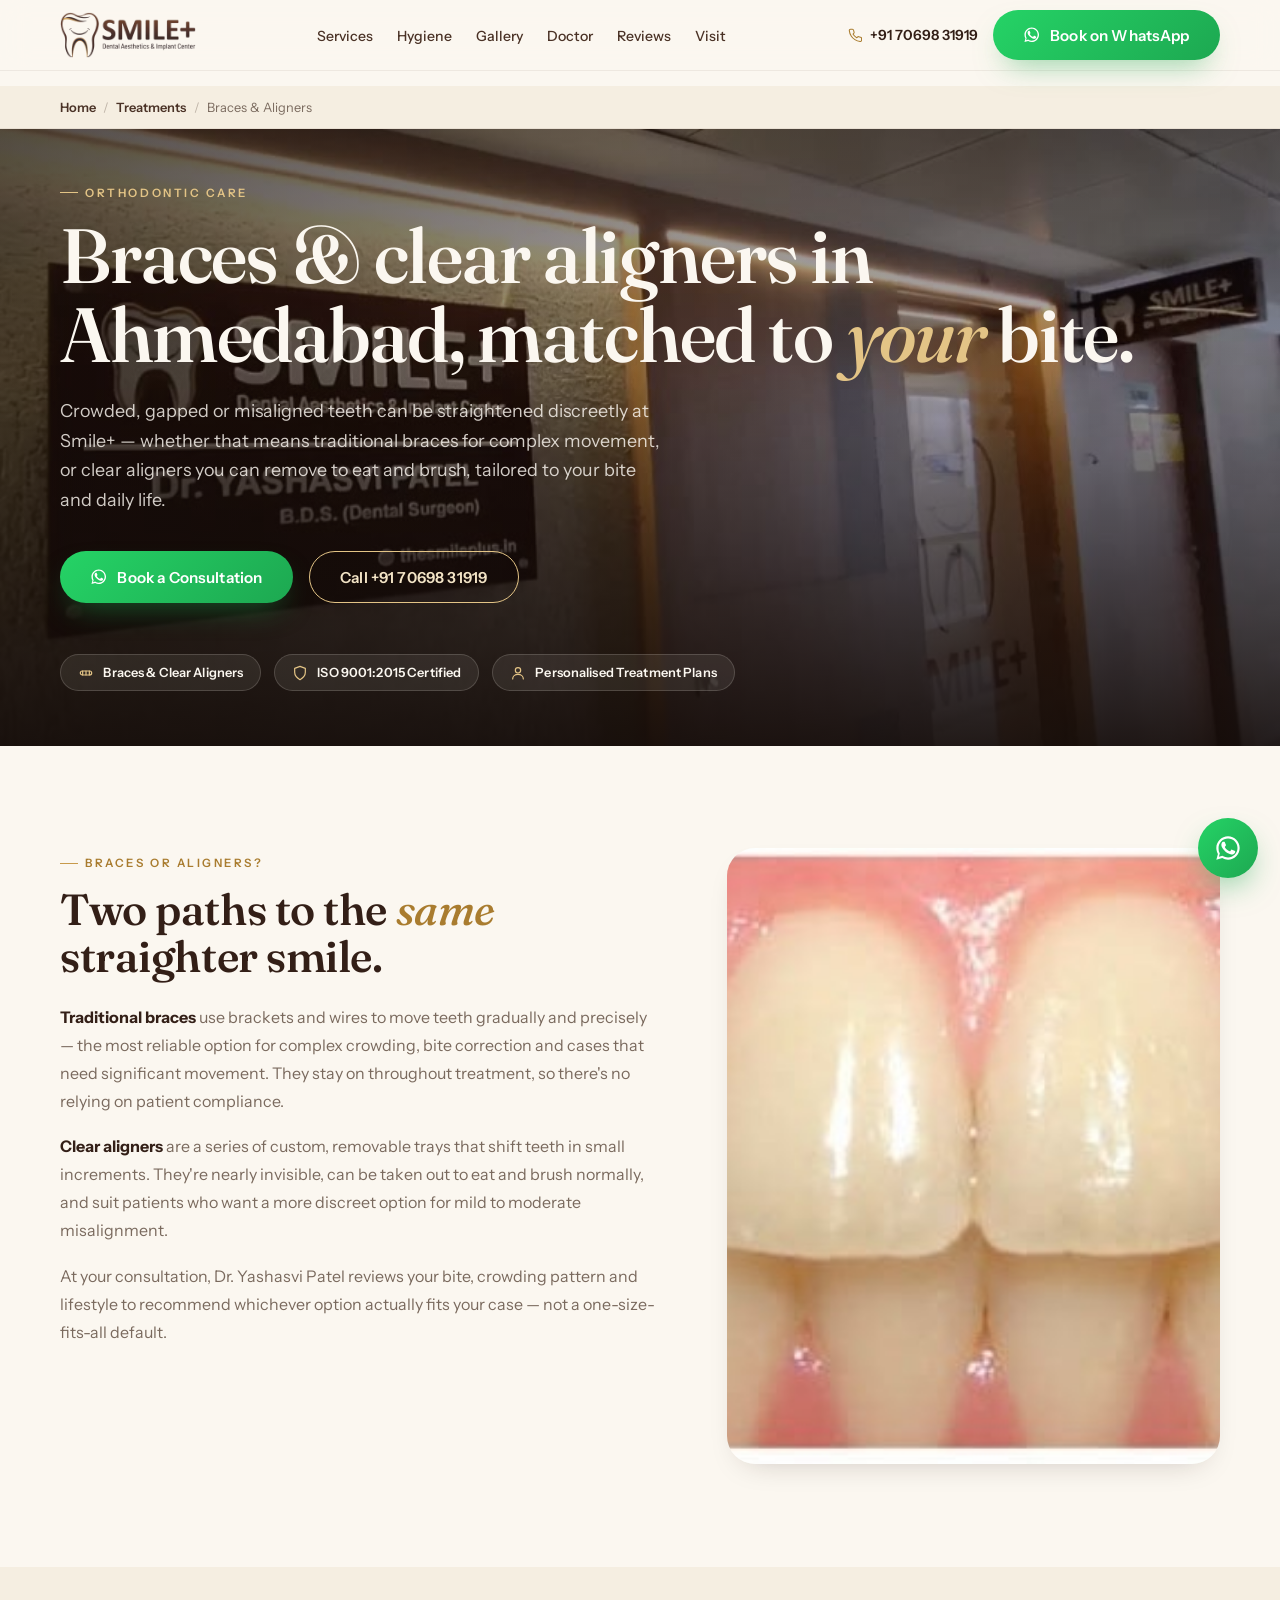
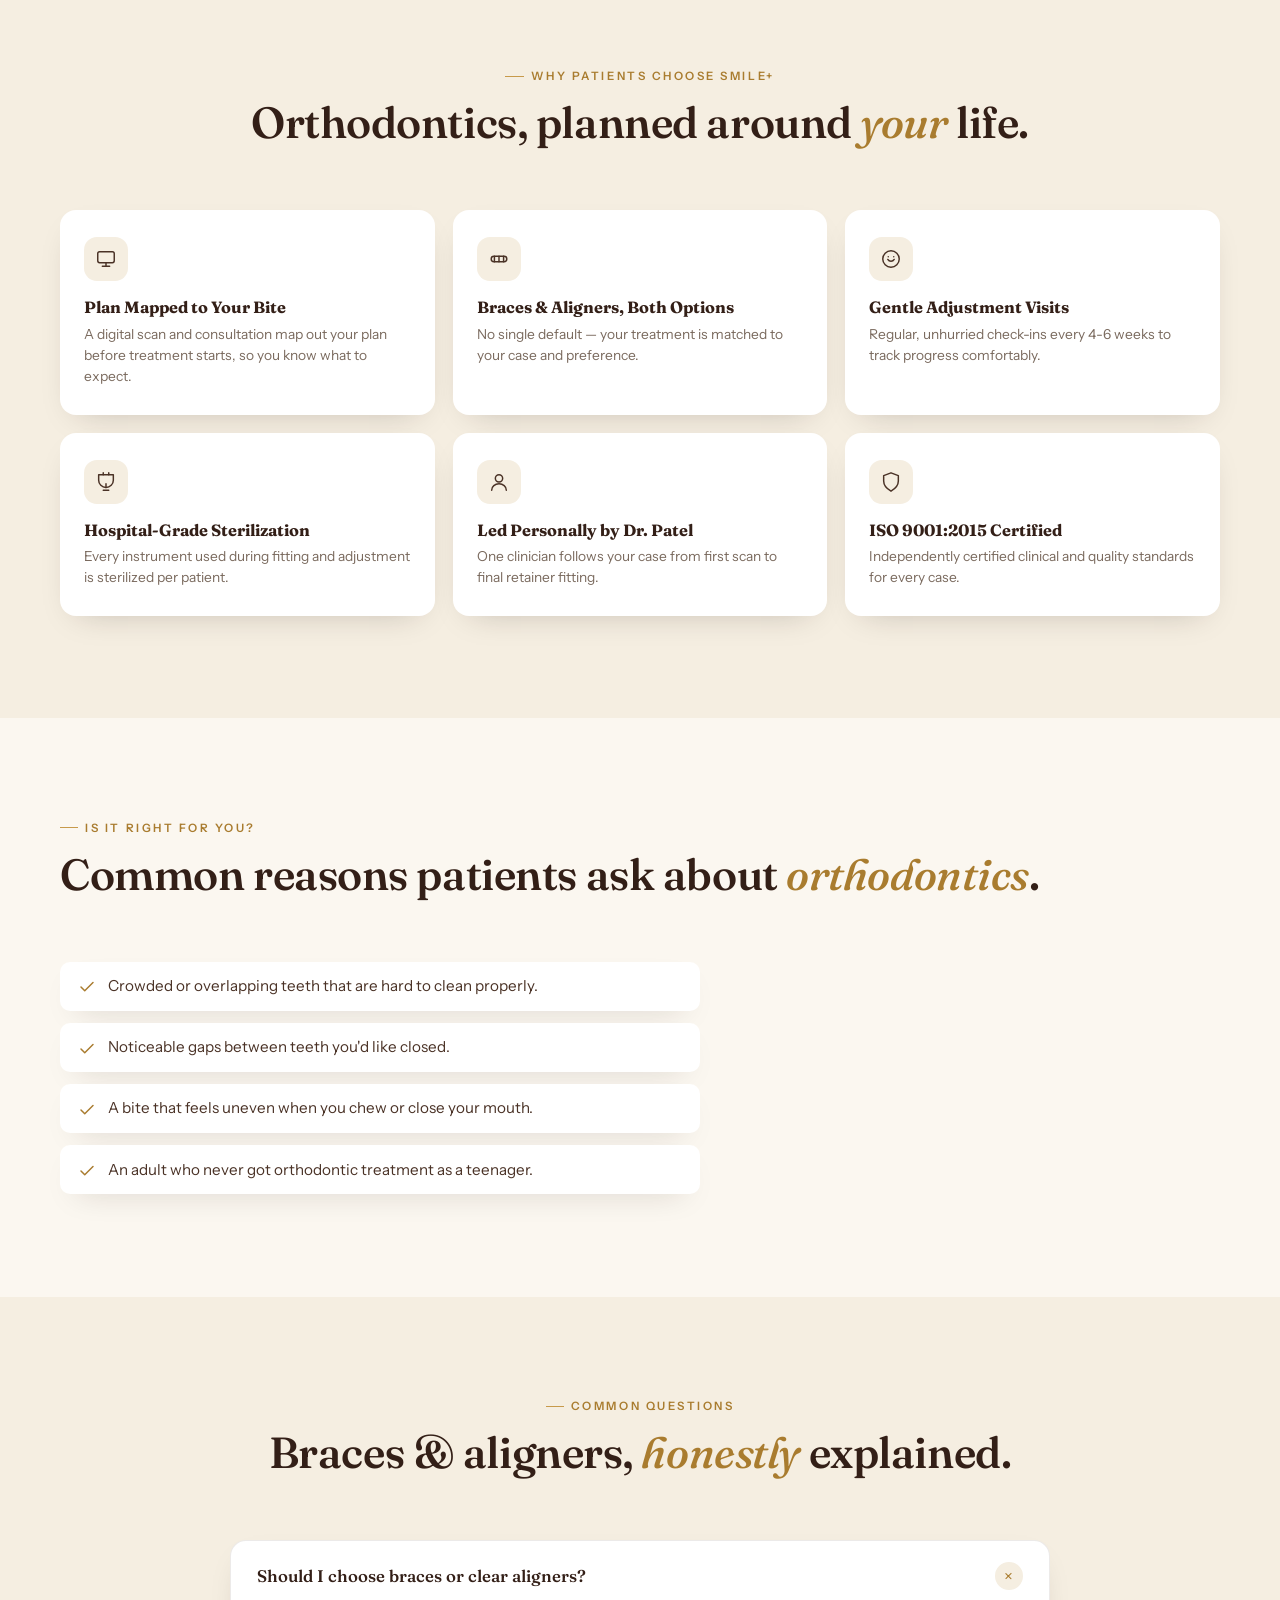
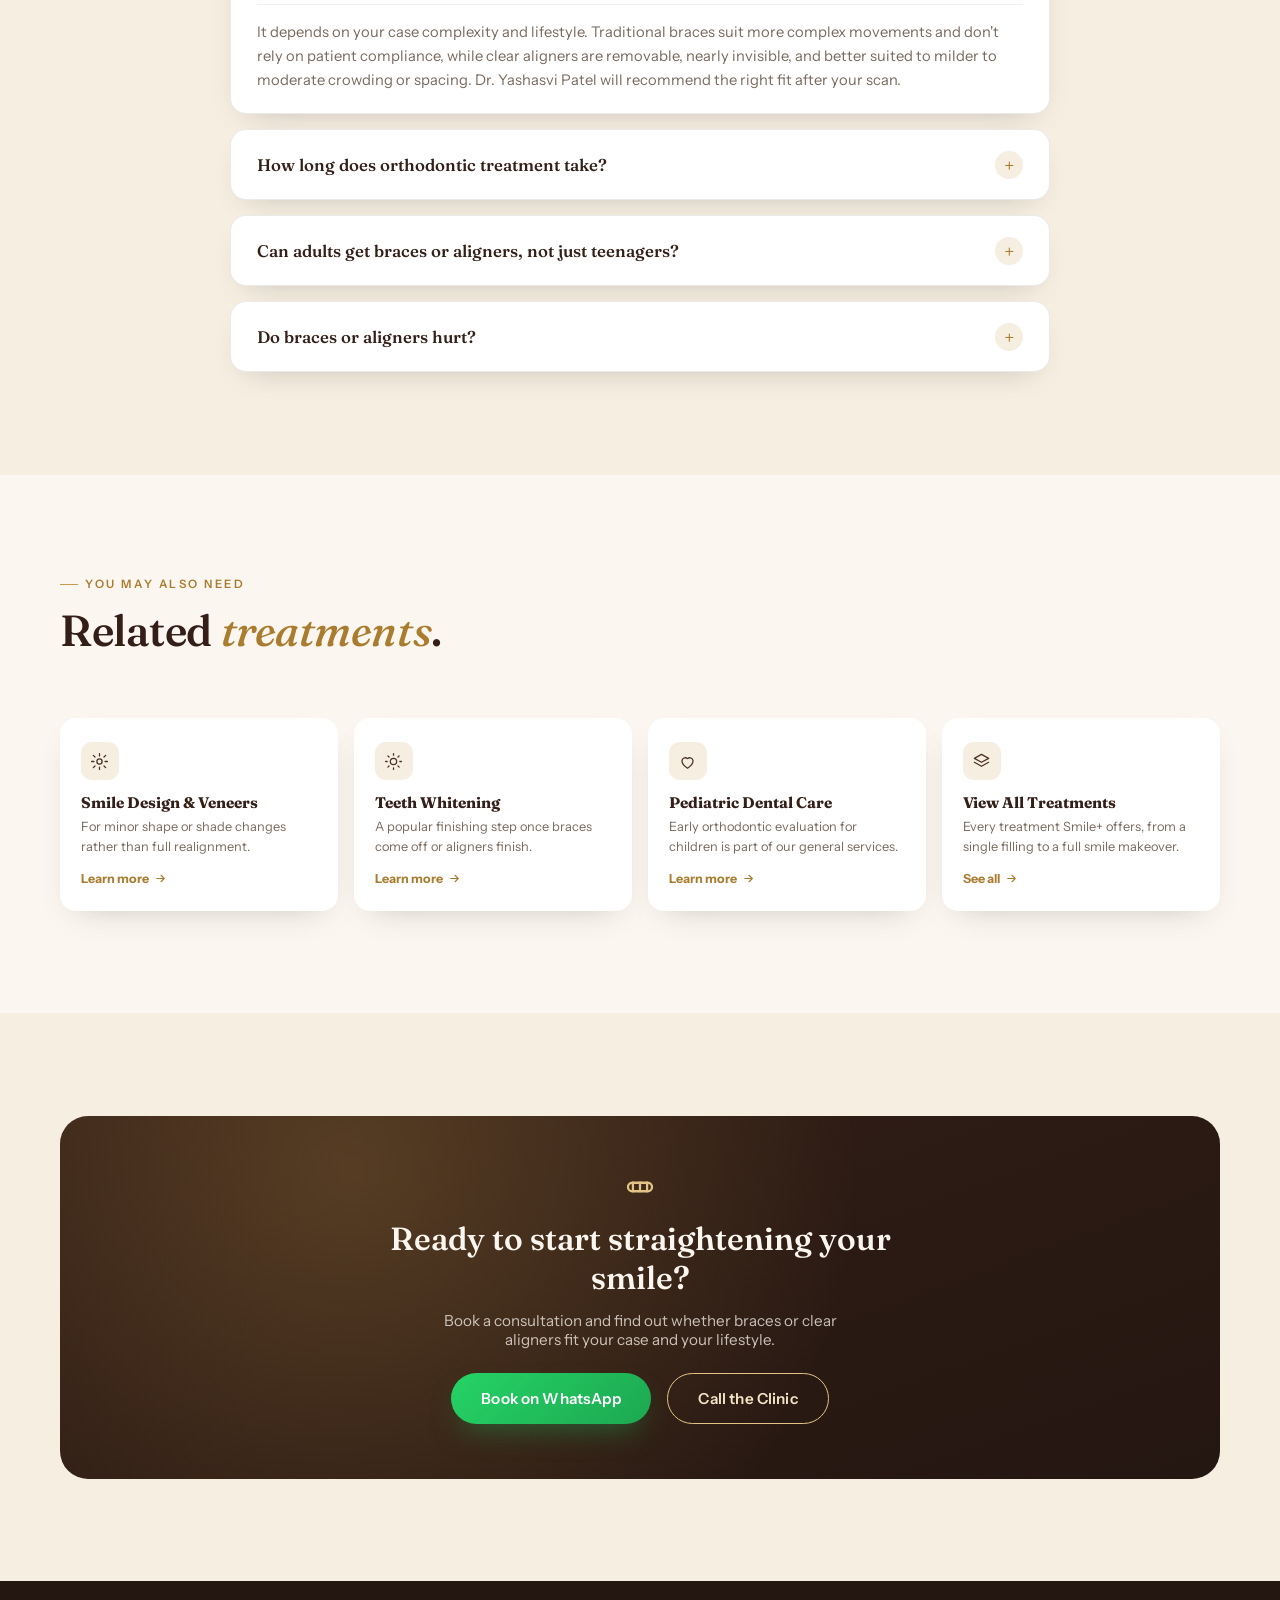
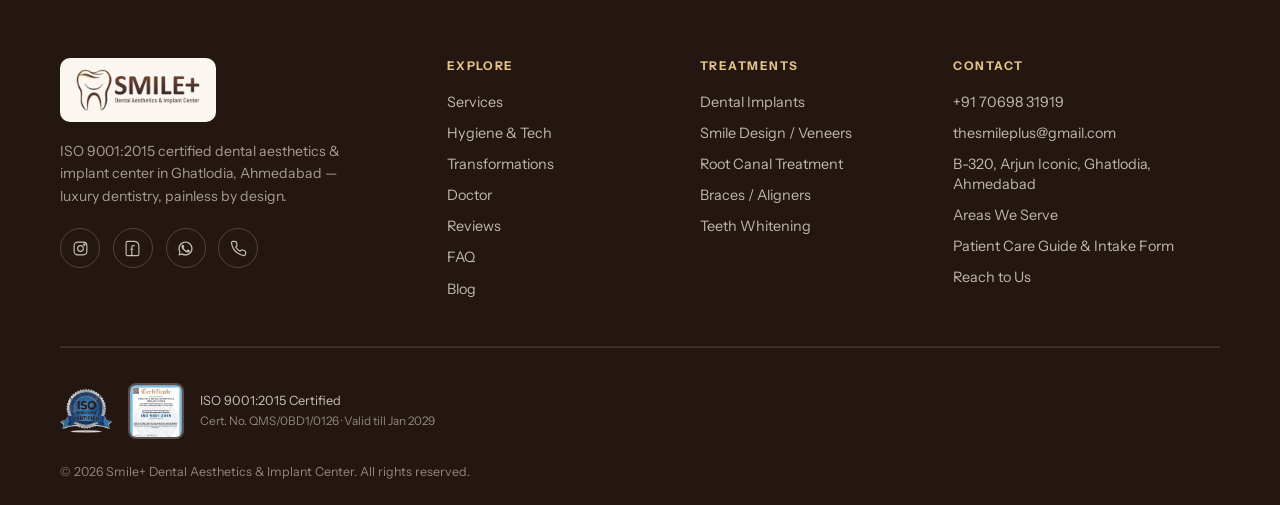
<file: braces-aligners-ahmedabad.html>
<!DOCTYPE html>
<html lang="en">
<head>
<meta charset="UTF-8">
<meta name="viewport" content="width=device-width, initial-scale=1.0">
<title>Braces & Clear Aligners in Ahmedabad — Smile+ Ghatlodia</title>
<meta name="description" content="Braces and clear aligners in Ghatlodia, Ahmedabad — straighten your teeth with a plan tailored to your bite and lifestyle at Smile+. Book on WhatsApp.">
<meta name="keywords" content="braces Ahmedabad, clear aligners Ahmedabad, invisalign Ahmedabad, orthodontist Ghatlodia, teeth straightening cost Ahmedabad, metal braces Ahmedabad">
<meta name="robots" content="index, follow">
<link rel="canonical" href="https://thesmileplus.in/braces-aligners-ahmedabad.html">

<meta property="og:type" content="website">
<meta property="og:site_name" content="Smile+ Dental Aesthetics & Implant Center">
<meta property="og:title" content="Braces & Clear Aligners in Ahmedabad — Smile+ Ghatlodia">
<meta property="og:description" content="Braces and clear aligners in Ghatlodia, Ahmedabad — straighten your teeth with a plan tailored to your bite and lifestyle at Smile+. Book on WhatsApp.">
<meta property="og:image" content="https://thesmileplus.in/assets/img/ba-crowding-1-after.jpg">
<meta property="og:url" content="https://thesmileplus.in/braces-aligners-ahmedabad.html">
<meta property="og:locale" content="en_IN">
<meta name="twitter:card" content="summary_large_image">
<meta name="twitter:title" content="Braces & Clear Aligners in Ahmedabad — Smile+ Ghatlodia">
<meta name="twitter:description" content="Braces and clear aligners in Ghatlodia, Ahmedabad — straighten your teeth with a plan tailored to your bite and lifestyle at Smile+. Book on WhatsApp.">
<meta name="twitter:image" content="https://thesmileplus.in/assets/img/ba-crowding-1-after.jpg">

<meta name="geo.region" content="IN-GJ">
<meta name="geo.placename" content="Ahmedabad">
<meta name="theme-color" content="#4A3226">

<link rel="icon" href="assets/img/favicon-32.png" sizes="32x32">
<link rel="icon" href="assets/img/favicon-192.png" sizes="192x192">
<link rel="apple-touch-icon" href="assets/img/apple-touch-icon.png">

<link rel="preconnect" href="https://fonts.googleapis.com">
<link rel="preconnect" href="https://fonts.gstatic.com" crossorigin>
<link href="https://fonts.googleapis.com/css2?family=Fraunces:ital,opsz,wght@0,9..144,380..620;1,9..144,380..620&family=Instrument+Sans:wght@400..700&display=swap" rel="stylesheet">
<link rel="stylesheet" href="assets/css/style.css?v=1">
<link rel="stylesheet" href="assets/css/service-page.css?v=2">

<script type="application/ld+json">
{
  "@context": "https://schema.org",
  "@type": "MedicalWebPage",
  "@id": "https://thesmileplus.in/braces-aligners-ahmedabad.html#webpage",
  "url": "https://thesmileplus.in/braces-aligners-ahmedabad.html",
  "name": "Braces & Clear Aligners in Ahmedabad",
  "description": "Braces and clear aligners in Ghatlodia, Ahmedabad — straighten your teeth with a plan tailored to your bite and lifestyle at Smile+. Book on WhatsApp.",
  "inLanguage": "en-IN",
  "dateModified": "2026-11-06",
  "isPartOf": {
    "@id": "https://thesmileplus.in/#website"
  },
  "about": {
    "@type": "MedicalProcedure",
    "name": "Braces & Clear Aligners",
    "alternateName": "Orthodontic Treatment",
    "procedureType": "https://schema.org/NoninvasiveProcedure",
    "bodyLocation": "Teeth and jaw",
    "howPerformed": "Gradual repositioning of teeth using fixed metal/ceramic braces or a series of custom clear aligners, planned around the patient's bite and lifestyle."
  },
  "publisher": {
    "@type": "Dentist",
    "@id": "https://thesmileplus.in/#dentist",
    "name": "Smile+ Dental Aesthetics & Implant Center",
    "url": "https://thesmileplus.in/",
    "telephone": "+91-70698-31919",
    "address": {
      "@type": "PostalAddress",
      "streetAddress": "B-320, Arjun Iconic, Opp. Satya-2, Rannapark",
      "addressLocality": "Ghatlodia, Ahmedabad",
      "addressRegion": "Gujarat",
      "postalCode": "380061",
      "addressCountry": "IN"
    }
  }
}
</script>
<script type="application/ld+json">
{
  "@context": "https://schema.org",
  "@type": "BreadcrumbList",
  "itemListElement": [
    { "@type": "ListItem", "position": 1, "name": "Home", "item": "https://thesmileplus.in/" },
    { "@type": "ListItem", "position": 2, "name": "Braces & Aligners", "item": "https://thesmileplus.in/braces-aligners-ahmedabad.html" }
  ]
}
</script>
<script type="application/ld+json">
{
  "@context": "https://schema.org",
  "@type": "FAQPage",
  "mainEntity": [
    { "@type": "Question", "name": "Should I choose braces or clear aligners?", "acceptedAnswer": { "@type": "Answer", "text": "It depends on your case complexity and lifestyle. Traditional braces suit more complex movements and don't rely on patient compliance, while clear aligners are removable, nearly invisible, and better suited to milder to moderate crowding or spacing. Dr. Yashasvi Patel will recommend the right fit after your scan." } },
    { "@type": "Question", "name": "How long does orthodontic treatment take?", "acceptedAnswer": { "@type": "Answer", "text": "Most cases take anywhere from 9 to 24 months depending on how much movement is needed, with regular adjustment visits every 4-6 weeks along the way." } },
    { "@type": "Question", "name": "Can adults get braces or aligners, not just teenagers?", "acceptedAnswer": { "@type": "Answer", "text": "Yes — adults can have braces or aligners too. Teeth can be moved safely at any age as long as gums and bone are healthy, which is assessed at your consultation." } },
    { "@type": "Question", "name": "Do braces or aligners hurt?", "acceptedAnswer": { "@type": "Answer", "text": "You may feel mild pressure or soreness for a couple of days after fitting or each aligner change as teeth begin shifting — this is normal and settles quickly, not sharp pain." } }
  ]
}
</script>
</head>
<body>

<header class="site-header" id="siteHeader">
  <nav class="nav container">
    <a href="/" class="nav-logo">
      <img src="assets/img/logo-horizontal-transparent.png" alt="Smile+ Dental Aesthetics & Implant Center" class="nav-logo-img" width="1600" height="539">
    </a>
    <ul class="nav-links">
      <li><a href="/#services">Services</a></li>
      <li><a href="/#technology">Hygiene</a></li>
      <li><a href="/#gallery">Gallery</a></li>
      <li><a href="/#doctor">Doctor</a></li>
      <li><a href="/#reviews">Reviews</a></li>
      <li><a href="/#visit">Visit</a></li>
    </ul>
    <div class="nav-cta">
      <a href="tel:+917069831919" class="nav-phone">
        <svg viewBox="0 0 24 24" fill="none" stroke="currentColor" stroke-width="1.7" stroke-linecap="round" stroke-linejoin="round"><path d="M22 16.92v3a2 2 0 0 1-2.18 2 19.79 19.79 0 0 1-8.63-3.07 19.5 19.5 0 0 1-6-6 19.79 19.79 0 0 1-3.07-8.67A2 2 0 0 1 4.11 2h3a2 2 0 0 1 2 1.72c.127.96.362 1.903.7 2.81a2 2 0 0 1-.45 2.11L8.09 9.91a16 16 0 0 0 6 6l1.27-1.27a2 2 0 0 1 2.11-.45c.907.338 1.85.573 2.81.7A2 2 0 0 1 22 16.92z"/></svg>
        +91 70698 31919
      </a>
      <a href="https://wa.me/917069831919?text=Hi%20Smile%2B%2C%20I%27d%20like%20to%20know%20more%20about%20braces%20%26%20clear%20aligners." target="_blank" rel="noopener" class="btn btn-primary">
        <svg viewBox="0 0 24 24" fill="currentColor"><path d="M17.47 14.38c-.29-.15-1.7-.84-1.96-.93-.26-.1-.46-.15-.65.15-.19.29-.75.93-.92 1.12-.17.19-.34.22-.63.07-.29-.15-1.22-.45-2.33-1.44-.86-.77-1.44-1.72-1.61-2.01-.17-.29-.02-.45.13-.6.13-.13.29-.34.44-.51.15-.17.19-.29.29-.48.1-.19.05-.36-.02-.51-.07-.15-.65-1.58-.9-2.16-.24-.58-.48-.5-.65-.51-.17-.01-.36-.01-.56-.01-.19 0-.51.07-.78.36-.27.29-1.02 1-1.02 2.43 0 1.43 1.05 2.82 1.19 3.01.15.19 2.07 3.17 5.03 4.44.7.3 1.25.48 1.68.62.7.22 1.34.19 1.85.11.56-.08 1.7-.7 1.94-1.37.24-.68.24-1.26.17-1.38-.07-.12-.26-.19-.55-.34z"/><path d="M12.02 2C6.5 2 2 6.48 2 12c0 1.85.5 3.58 1.36 5.08L2 22l5.06-1.33A9.94 9.94 0 0 0 12.02 22C17.53 22 22 17.52 22 12S17.53 2 12.02 2zm0 18.1c-1.65 0-3.19-.46-4.5-1.26l-.32-.19-3 .79.8-2.93-.21-.3A8.09 8.09 0 0 1 3.9 12c0-4.48 3.64-8.12 8.12-8.12S20.14 7.52 20.14 12s-3.64 8.1-8.12 8.1z"/></svg>
        Book on WhatsApp
      </a>
    </div>
    <button class="nav-toggle" id="navToggle" aria-label="Open menu" aria-expanded="false">
      <svg viewBox="0 0 24 24" fill="none" stroke="currentColor" stroke-width="1.8" stroke-linecap="round"><path d="M4 6h16M4 12h16M4 18h16"/></svg>
    </button>
  </nav>
</header>

<div class="mobile-panel" id="mobilePanel">
  <a href="/#services">Services</a>
  <a href="/#technology">Hygiene &amp; Tech</a>
  <a href="/#gallery">Transformations</a>
  <a href="/#doctor">Doctor</a>
  <a href="/#reviews">Reviews</a>
  <a href="/#visit">Visit Us</a>
  <a href="https://wa.me/917069831919?text=Hi%20Smile%2B%2C%20I%27d%20like%20to%20know%20more%20about%20braces%20%26%20clear%20aligners." target="_blank" rel="noopener" class="btn btn-primary btn-block">Book on WhatsApp</a>
</div>

<div class="breadcrumb-bar">
  <div class="container breadcrumb">
    <a href="/">Home</a><span class="sep">/</span>
    <a href="/#services">Treatments</a><span class="sep">/</span>
    <span class="current">Braces &amp; Aligners</span>
  </div>
</div>

<section class="page-hero">
  <div class="page-hero-media">
    <img src="assets/img/hero-poster.jpg" alt="Smile+ Dental Aesthetics & Implant Center clinic interior" loading="eager" fetchpriority="high">
  </div>
  <div class="page-hero-inner container">
    <p class="eyebrow hero-eyebrow">Orthodontic Care</p>
    <h1 class="hero-title">Braces &amp; clear aligners in Ahmedabad, matched to <em>your</em> bite.</h1>
    <p class="hero-sub">Crowded, gapped or misaligned teeth can be straightened discreetly at Smile+ — whether that means traditional braces for complex movement, or clear aligners you can remove to eat and brush, tailored to your bite and daily life.</p>
    <div class="hero-actions page-hero-actions">
      <a href="https://wa.me/917069831919?text=Hi%20Smile%2B%2C%20I%27d%20like%20to%20book%20an%20orthodontic%20consultation." target="_blank" rel="noopener" class="btn btn-primary">
        <svg viewBox="0 0 24 24" fill="currentColor"><path d="M17.47 14.38c-.29-.15-1.7-.84-1.96-.93-.26-.1-.46-.15-.65.15-.19.29-.75.93-.92 1.12-.17.19-.34.22-.63.07-.29-.15-1.22-.45-2.33-1.44-.86-.77-1.44-1.72-1.61-2.01-.17-.29-.02-.45.13-.6.13-.13.29-.34.44-.51.15-.17.19-.29.29-.48.1-.19.05-.36-.02-.51-.07-.15-.65-1.58-.9-2.16-.24-.58-.48-.5-.65-.51-.17-.01-.36-.01-.56-.01-.19 0-.51.07-.78.36-.27.29-1.02 1-1.02 2.43 0 1.43 1.05 2.82 1.19 3.01.15.19 2.07 3.17 5.03 4.44.7.3 1.25.48 1.68.62.7.22 1.34.19 1.85.11.56-.08 1.7-.7 1.94-1.37.24-.68.24-1.26.17-1.38-.07-.12-.26-.19-.55-.34z"/><path d="M12.02 2C6.5 2 2 6.48 2 12c0 1.85.5 3.58 1.36 5.08L2 22l5.06-1.33A9.94 9.94 0 0 0 12.02 22C17.53 22 22 17.52 22 12S17.53 2 12.02 2zm0 18.1c-1.65 0-3.19-.46-4.5-1.26l-.32-.19-3 .79.8-2.93-.21-.3A8.09 8.09 0 0 1 3.9 12c0-4.48 3.64-8.12 8.12-8.12S20.14 7.52 20.14 12s-3.64 8.1-8.12 8.1z"/></svg>
        Book a Consultation
      </a>
      <a href="tel:+917069831919" class="btn btn-outline on-dark">Call +91 70698 31919</a>
    </div>
    <div class="stat-chip-row">
      <span class="stat-chip"><svg viewBox="0 0 24 24" fill="none" stroke="currentColor" stroke-width="1.8" stroke-linecap="round" stroke-linejoin="round"><rect x="3.5" y="9" width="17" height="6" rx="3"/><path d="M7 9v6M12 9v6M17 9v6"/></svg> Braces &amp; Clear Aligners</span>
      <span class="stat-chip"><svg viewBox="0 0 24 24" fill="none" stroke="currentColor" stroke-width="1.8" stroke-linecap="round" stroke-linejoin="round"><path d="M12 2l8 3v6c0 5-3.5 8.5-8 11-4.5-2.5-8-6-8-11V5l8-3z"/></svg> ISO 9001:2015 Certified</span>
      <span class="stat-chip"><svg viewBox="0 0 24 24" fill="none" stroke="currentColor" stroke-width="1.8" stroke-linecap="round" stroke-linejoin="round"><circle cx="12" cy="8" r="4"/><path d="M4 21c0-4 3.6-7 8-7s8 3 8 7"/></svg> Personalised Treatment Plans</span>
    </div>
  </div>
</section>

<section class="section ivory">
  <div class="container">
    <div class="two-col">
      <div class="reveal">
        <p class="eyebrow">Braces or Aligners?</p>
        <h2 class="section-title" style="margin-block:1rem 1.4rem;">Two paths to the <em>same</em> straighter smile.</h2>
        <div class="prose">
          <p><strong>Traditional braces</strong> use brackets and wires to move teeth gradually and precisely — the most reliable option for complex crowding, bite correction and cases that need significant movement. They stay on throughout treatment, so there's no relying on patient compliance.</p>
          <p><strong>Clear aligners</strong> are a series of custom, removable trays that shift teeth in small increments. They're nearly invisible, can be taken out to eat and brush normally, and suit patients who want a more discreet option for mild to moderate misalignment.</p>
          <p>At your consultation, Dr. Yashasvi Patel reviews your bite, crowding pattern and lifestyle to recommend whichever option actually fits your case — not a one-size-fits-all default.</p>
        </div>
      </div>
      <div class="two-col-media reveal">
        <img src="assets/img/ba-crowding-1-after.jpg" alt="Smile alignment result at Smile+ Ahmedabad" loading="lazy" decoding="async">
      </div>
    </div>
  </div>
</section>

<section class="section panel">
  <div class="container">
    <div class="section-head center reveal">
      <p class="eyebrow">Why Patients Choose Smile+</p>
      <h2 class="section-title">Orthodontics, planned around <em>your</em> life.</h2>
    </div>
    <div class="benefit-grid">
      <div class="benefit-card reveal">
        <div class="icon"><svg viewBox="0 0 24 24" fill="none" stroke="currentColor" stroke-width="1.6" stroke-linecap="round" stroke-linejoin="round"><rect x="3" y="4" width="18" height="12" rx="2"/><path d="M8 20h8M12 16v4"/></svg></div>
        <h3>Plan Mapped to Your Bite</h3>
        <p>A digital scan and consultation map out your plan before treatment starts, so you know what to expect.</p>
      </div>
      <div class="benefit-card reveal">
        <div class="icon"><svg viewBox="0 0 24 24" fill="none" stroke="currentColor" stroke-width="1.6" stroke-linecap="round" stroke-linejoin="round"><rect x="3.5" y="9" width="17" height="6" rx="3"/><path d="M7 9v6M12 9v6M17 9v6"/></svg></div>
        <h3>Braces &amp; Aligners, Both Options</h3>
        <p>No single default — your treatment is matched to your case and preference.</p>
      </div>
      <div class="benefit-card reveal">
        <div class="icon"><svg viewBox="0 0 24 24" fill="none" stroke="currentColor" stroke-width="1.6" stroke-linecap="round" stroke-linejoin="round"><circle cx="12" cy="12" r="9"/><path d="M8.5 12.5s1.2 2 3.5 2 3.5-2 3.5-2M9 9.5h.01M15 9.5h.01"/></svg></div>
        <h3>Gentle Adjustment Visits</h3>
        <p>Regular, unhurried check-ins every 4-6 weeks to track progress comfortably.</p>
      </div>
      <div class="benefit-card reveal">
        <div class="icon"><svg viewBox="0 0 24 24" fill="none" stroke="currentColor" stroke-width="1.6" stroke-linecap="round" stroke-linejoin="round"><path d="M4 4h16v6a8 8 0 0 1-16 0V4z"/><path d="M9 4V2M15 4V2M12 14v4M9 21h6"/></svg></div>
        <h3>Hospital-Grade Sterilization</h3>
        <p>Every instrument used during fitting and adjustment is sterilized per patient.</p>
      </div>
      <div class="benefit-card reveal">
        <div class="icon"><svg viewBox="0 0 24 24" fill="none" stroke="currentColor" stroke-width="1.6" stroke-linecap="round" stroke-linejoin="round"><circle cx="12" cy="8" r="4"/><path d="M4 21c0-4 3.6-7 8-7s8 3 8 7"/></svg></div>
        <h3>Led Personally by Dr. Patel</h3>
        <p>One clinician follows your case from first scan to final retainer fitting.</p>
      </div>
      <div class="benefit-card reveal">
        <div class="icon"><svg viewBox="0 0 24 24" fill="none" stroke="currentColor" stroke-width="1.6" stroke-linecap="round" stroke-linejoin="round"><path d="M12 2l8 3v6c0 5-3.5 8.5-8 11-4.5-2.5-8-6-8-11V5l8-3z"/></svg></div>
        <h3>ISO 9001:2015 Certified</h3>
        <p>Independently certified clinical and quality standards for every case.</p>
      </div>
    </div>
  </div>
</section>

<section class="section ivory">
  <div class="container">
    <div class="section-head reveal">
      <p class="eyebrow">Is It Right for You?</p>
      <h2 class="section-title">Common reasons patients ask about <em>orthodontics</em>.</h2>
    </div>
    <ul class="sign-list">
      <li><svg viewBox="0 0 24 24" fill="none" stroke="currentColor" stroke-width="2" stroke-linecap="round" stroke-linejoin="round"><path d="M20 6 9 17l-5-5"/></svg> Crowded or overlapping teeth that are hard to clean properly.</li>
      <li><svg viewBox="0 0 24 24" fill="none" stroke="currentColor" stroke-width="2" stroke-linecap="round" stroke-linejoin="round"><path d="M20 6 9 17l-5-5"/></svg> Noticeable gaps between teeth you'd like closed.</li>
      <li><svg viewBox="0 0 24 24" fill="none" stroke="currentColor" stroke-width="2" stroke-linecap="round" stroke-linejoin="round"><path d="M20 6 9 17l-5-5"/></svg> A bite that feels uneven when you chew or close your mouth.</li>
      <li><svg viewBox="0 0 24 24" fill="none" stroke="currentColor" stroke-width="2" stroke-linecap="round" stroke-linejoin="round"><path d="M20 6 9 17l-5-5"/></svg> An adult who never got orthodontic treatment as a teenager.</li>
    </ul>
  </div>
</section>

<section class="section panel" id="faq">
  <div class="container">
    <div class="section-head center reveal">
      <p class="eyebrow">Common Questions</p>
      <h2 class="section-title">Braces &amp; aligners, <em>honestly</em> explained.</h2>
    </div>
    <div class="faq-list">
      <details class="faq-item reveal" open>
        <summary>Should I choose braces or clear aligners?</summary>
        <p>It depends on your case complexity and lifestyle. Traditional braces suit more complex movements and don't rely on patient compliance, while clear aligners are removable, nearly invisible, and better suited to milder to moderate crowding or spacing. Dr. Yashasvi Patel will recommend the right fit after your scan.</p>
      </details>
      <details class="faq-item reveal">
        <summary>How long does orthodontic treatment take?</summary>
        <p>Most cases take anywhere from 9 to 24 months depending on how much movement is needed, with regular adjustment visits every 4-6 weeks along the way.</p>
      </details>
      <details class="faq-item reveal">
        <summary>Can adults get braces or aligners, not just teenagers?</summary>
        <p>Yes — adults can have braces or aligners too. Teeth can be moved safely at any age as long as gums and bone are healthy, which is assessed at your consultation.</p>
      </details>
      <details class="faq-item reveal">
        <summary>Do braces or aligners hurt?</summary>
        <p>You may feel mild pressure or soreness for a couple of days after fitting or each aligner change as teeth begin shifting — this is normal and settles quickly, not sharp pain.</p>
      </details>
    </div>
  </div>
</section>

<section class="section ivory">
  <div class="container">
    <div class="section-head reveal">
      <p class="eyebrow">You May Also Need</p>
      <h2 class="section-title">Related <em>treatments</em>.</h2>
    </div>
    <div class="related-grid">
      <a href="smile-design-veneers-ahmedabad.html" class="related-card reveal">
        <div class="icon"><svg viewBox="0 0 24 24" fill="none" stroke="currentColor" stroke-width="1.6" stroke-linecap="round" stroke-linejoin="round"><path d="M12 2v3M12 19v3M4.2 4.2l2.1 2.1M17.7 17.7l2.1 2.1M2 12h3M19 12h3M4.2 19.8l2.1-2.1M17.7 6.3l2.1-2.1"/><circle cx="12" cy="12" r="3.3"/></svg></div>
        <h3>Smile Design &amp; Veneers</h3>
        <p>For minor shape or shade changes rather than full realignment.</p>
        <span class="link">Learn more <svg viewBox="0 0 24 24" fill="none" stroke="currentColor" stroke-width="2" stroke-linecap="round" stroke-linejoin="round"><path d="M5 12h14M13 6l6 6-6 6"/></svg></span>
      </a>
      <a href="teeth-whitening-ahmedabad.html" class="related-card reveal">
        <div class="icon"><svg viewBox="0 0 24 24" fill="none" stroke="currentColor" stroke-width="1.6" stroke-linecap="round" stroke-linejoin="round"><circle cx="12" cy="12" r="4"/><path d="M12 2v2M12 20v2M4.9 4.9l1.4 1.4M17.7 17.7l1.4 1.4M2 12h2M20 12h2M4.9 19.1l1.4-1.4M17.7 6.3l1.4-1.4"/></svg></div>
        <h3>Teeth Whitening</h3>
        <p>A popular finishing step once braces come off or aligners finish.</p>
        <span class="link">Learn more <svg viewBox="0 0 24 24" fill="none" stroke="currentColor" stroke-width="2" stroke-linecap="round" stroke-linejoin="round"><path d="M5 12h14M13 6l6 6-6 6"/></svg></span>
      </a>
      <a href="/#services" class="related-card reveal">
        <div class="icon"><svg viewBox="0 0 24 24" fill="none" stroke="currentColor" stroke-width="1.6" stroke-linecap="round" stroke-linejoin="round"><path d="M12 20.5s-7-4.2-7-9.3A4.2 4.2 0 0 1 12 8.4a4.2 4.2 0 0 1 7 2.8c0 5.1-7 9.3-7 9.3z"/></svg></div>
        <h3>Pediatric Dental Care</h3>
        <p>Early orthodontic evaluation for children is part of our general services.</p>
        <span class="link">Learn more <svg viewBox="0 0 24 24" fill="none" stroke="currentColor" stroke-width="2" stroke-linecap="round" stroke-linejoin="round"><path d="M5 12h14M13 6l6 6-6 6"/></svg></span>
      </a>
      <a href="/#services" class="related-card reveal">
        <div class="icon"><svg viewBox="0 0 24 24" fill="none" stroke="currentColor" stroke-width="1.6" stroke-linecap="round" stroke-linejoin="round"><path d="m12 3 9 5-9 5-9-5 9-5z"/><path d="m3 13 9 5 9-5"/></svg></div>
        <h3>View All Treatments</h3>
        <p>Every treatment Smile+ offers, from a single filling to a full smile makeover.</p>
        <span class="link">See all <svg viewBox="0 0 24 24" fill="none" stroke="currentColor" stroke-width="2" stroke-linecap="round" stroke-linejoin="round"><path d="M5 12h14M13 6l6 6-6 6"/></svg></span>
      </a>
    </div>
  </div>
</section>

<section class="section panel">
  <div class="container">
    <div class="cta-banner reveal">
      <div class="cta-banner-inner">
        <svg viewBox="0 0 24 24" width="34" height="34" fill="none" stroke="currentColor" stroke-width="1.6" stroke-linecap="round" stroke-linejoin="round" style="color:var(--gold-300);"><rect x="3.5" y="9" width="17" height="6" rx="3"/><path d="M7 9v6M12 9v6M17 9v6"/></svg>
        <h2>Ready to start straightening your smile?</h2>
        <p>Book a consultation and find out whether braces or clear aligners fit your case and your lifestyle.</p>
        <div class="cta-banner-actions">
          <a href="https://wa.me/917069831919?text=Hi%20Smile%2B%2C%20I%27d%20like%20to%20book%20an%20orthodontic%20consultation." target="_blank" rel="noopener" class="btn btn-primary">Book on WhatsApp</a>
          <a href="tel:+917069831919" class="btn btn-outline on-dark">Call the Clinic</a>
        </div>
      </div>
    </div>
  </div>
</section>

<footer class="site-footer">
  <div class="container">
    <div class="footer-grid">
      <div class="footer-brand">
        <div class="footer-logo-wrap">
          <img src="assets/img/logo-horizontal-transparent.png" alt="Smile+ Dental Aesthetics & Implant Center" class="footer-logo-img">
        </div>
        <p>ISO 9001:2015 certified dental aesthetics &amp; implant center in Ghatlodia, Ahmedabad — luxury dentistry, painless by design.</p>
        <div class="footer-social">
          <a href="https://www.instagram.com/thesmileplus.in" target="_blank" rel="noopener" aria-label="Smile+ on Instagram">
            <svg viewBox="0 0 24 24" fill="none" stroke="currentColor" stroke-width="1.6"><rect x="3" y="3" width="18" height="18" rx="5"/><circle cx="12" cy="12" r="4"/><circle cx="17.5" cy="6.5" r="1"/></svg>
          </a>
          <a href="https://www.facebook.com/share/19VB5MRfCB/" target="_blank" rel="noopener" aria-label="Smile+ on Facebook">
            <svg viewBox="0 0 24 24" fill="none" stroke="currentColor" stroke-width="1.6"><path d="M15 8h-2a2 2 0 0 0-2 2v12M9 13h4"/><path d="M15 2H5a2 2 0 0 0-2 2v16a2 2 0 0 0 2 2h14a2 2 0 0 0 2-2V9a7 7 0 0 0-6-7z"/></svg>
          </a>
          <a href="https://wa.me/917069831919?text=Hi%20Smile%2B%2C%20I%27d%20like%20to%20book%20a%20dental%20consultation." target="_blank" rel="noopener" aria-label="Smile+ on WhatsApp">
            <svg viewBox="0 0 24 24" fill="currentColor"><path d="M17.47 14.38c-.29-.15-1.7-.84-1.96-.93-.26-.1-.46-.15-.65.15-.19.29-.75.93-.92 1.12-.17.19-.34.22-.63.07-.29-.15-1.22-.45-2.33-1.44-.86-.77-1.44-1.72-1.61-2.01-.17-.29-.02-.45.13-.6.13-.13.29-.34.44-.51.15-.17.19-.29.29-.48.1-.19.05-.36-.02-.51-.07-.15-.65-1.58-.9-2.16-.24-.58-.48-.5-.65-.51-.17-.01-.36-.01-.56-.01-.19 0-.51.07-.78.36-.27.29-1.02 1-1.02 2.43 0 1.43 1.05 2.82 1.19 3.01.15.19 2.07 3.17 5.03 4.44.7.3 1.25.48 1.68.62.7.22 1.34.19 1.85.11.56-.08 1.7-.7 1.94-1.37.24-.68.24-1.26.17-1.38-.07-.12-.26-.19-.55-.34z"/><path d="M12.02 2C6.5 2 2 6.48 2 12c0 1.85.5 3.58 1.36 5.08L2 22l5.06-1.33A9.94 9.94 0 0 0 12.02 22C17.53 22 22 17.52 22 12S17.53 2 12.02 2zm0 18.1c-1.65 0-3.19-.46-4.5-1.26l-.32-.19-3 .79.8-2.93-.21-.3A8.09 8.09 0 0 1 3.9 12c0-4.48 3.64-8.12 8.12-8.12S20.14 7.52 20.14 12s-3.64 8.1-8.12 8.1z"/></svg>
          </a>
          <a href="tel:+917069831919" aria-label="Call Smile+">
            <svg viewBox="0 0 24 24" fill="none" stroke="currentColor" stroke-width="1.7" stroke-linecap="round" stroke-linejoin="round"><path d="M22 16.92v3a2 2 0 0 1-2.18 2 19.79 19.79 0 0 1-8.63-3.07 19.5 19.5 0 0 1-6-6 19.79 19.79 0 0 1-3.07-8.67A2 2 0 0 1 4.11 2h3a2 2 0 0 1 2 1.72c.127.96.362 1.903.7 2.81a2 2 0 0 1-.45 2.11L8.09 9.91a16 16 0 0 0 6 6l1.27-1.27a2 2 0 0 1 2.11-.45c.907.338 1.85.573 2.81.7A2 2 0 0 1 22 16.92z"/></svg>
          </a>
        </div>
      </div>
      <div class="footer-col">
        <h3>Explore</h3>
        <ul>
          <li><a href="/#services">Services</a></li>
          <li><a href="/#technology">Hygiene &amp; Tech</a></li>
          <li><a href="/#gallery">Transformations</a></li>
          <li><a href="/#doctor">Doctor</a></li>
          <li><a href="/#reviews">Reviews</a></li>
          <li><a href="/#faq">FAQ</a></li>
          <li><a href="blog.html">Blog</a></li>
        </ul>
      </div>
      <div class="footer-col">
        <h3>Treatments</h3>
        <ul>
          <li><a href="dental-implants-ahmedabad.html">Dental Implants</a></li>
          <li><a href="smile-design-veneers-ahmedabad.html">Smile Design / Veneers</a></li>
          <li><a href="root-canal-treatment-ahmedabad.html">Root Canal Treatment</a></li>
          <li><a href="braces-aligners-ahmedabad.html">Braces / Aligners</a></li>
          <li><a href="teeth-whitening-ahmedabad.html">Teeth Whitening</a></li>
        </ul>
      </div>
      <div class="footer-col">
        <h3>Contact</h3>
        <ul>
          <li><a href="tel:+917069831919">+91 70698 31919</a></li>
          <li><a href="mailto:thesmileplus@gmail.com">thesmileplus@gmail.com</a></li>
          <li><a href="/#visit">B-320, Arjun Iconic, Ghatlodia, Ahmedabad</a></li>
          <li><a href="areas-we-serve.html">Areas We Serve</a></li>
          <li><a href="patient-care.html">Patient Care Guide &amp; Intake Form</a></li>
          <li><a href="reach-us.html">Reach to Us</a></li>
        </ul>
      </div>
    </div>
    <div class="footer-iso">
      <img src="assets/img/iso-badge.png" alt="ISO 9001:2015 Certified badge" class="footer-iso-badge" width="320" height="276" loading="lazy" decoding="async">
      <a href="assets/img/iso-certificate.jpg" target="_blank" rel="noopener" class="footer-iso-cert">
        <img src="assets/img/iso-certificate-thumb.jpg" alt="Smile+ ISO 9001:2015 certificate — click to view full certificate" width="160" height="228" loading="lazy" decoding="async">
      </a>
      <span class="footer-iso-text">ISO 9001:2015 Certified<br><span>Cert. No. QMS/0BD1/0126 &middot; Valid till Jan 2029</span></span>
    </div>
    <div class="footer-bottom">
      <span>&copy; <span id="year"></span> Smile+ Dental Aesthetics &amp; Implant Center. All rights reserved.</span>
    </div>
  </div>
</footer>

<a href="https://wa.me/917069831919?text=Hi%20Smile%2B%2C%20I%27d%20like%20to%20know%20more%20about%20braces%20%26%20clear%20aligners." target="_blank" rel="noopener" class="wa-float" aria-label="Chat with Smile+ on WhatsApp">
  <svg viewBox="0 0 24 24" fill="currentColor"><path d="M17.47 14.38c-.29-.15-1.7-.84-1.96-.93-.26-.1-.46-.15-.65.15-.19.29-.75.93-.92 1.12-.17.19-.34.22-.63.07-.29-.15-1.22-.45-2.33-1.44-.86-.77-1.44-1.72-1.61-2.01-.17-.29-.02-.45.13-.6.13-.13.29-.34.44-.51.15-.17.19-.29.29-.48.1-.19.05-.36-.02-.51-.07-.15-.65-1.58-.9-2.16-.24-.58-.48-.5-.65-.51-.17-.01-.36-.01-.56-.01-.19 0-.51.07-.78.36-.27.29-1.02 1-1.02 2.43 0 1.43 1.05 2.82 1.19 3.01.15.19 2.07 3.17 5.03 4.44.7.3 1.25.48 1.68.62.7.22 1.34.19 1.85.11.56-.08 1.7-.7 1.94-1.37.24-.68.24-1.26.17-1.38-.07-.12-.26-.19-.55-.34z"/><path d="M12.02 2C6.5 2 2 6.48 2 12c0 1.85.5 3.58 1.36 5.08L2 22l5.06-1.33A9.94 9.94 0 0 0 12.02 22C17.53 22 22 17.52 22 12S17.53 2 12.02 2zm0 18.1c-1.65 0-3.19-.46-4.5-1.26l-.32-.19-3 .79.8-2.93-.21-.3A8.09 8.09 0 0 1 3.9 12c0-4.48 3.64-8.12 8.12-8.12S20.14 7.52 20.14 12s-3.64 8.1-8.12 8.1z"/></svg>
</a>

<script src="assets/js/main.js?v=1"></script>
</body>
</html>
</file>
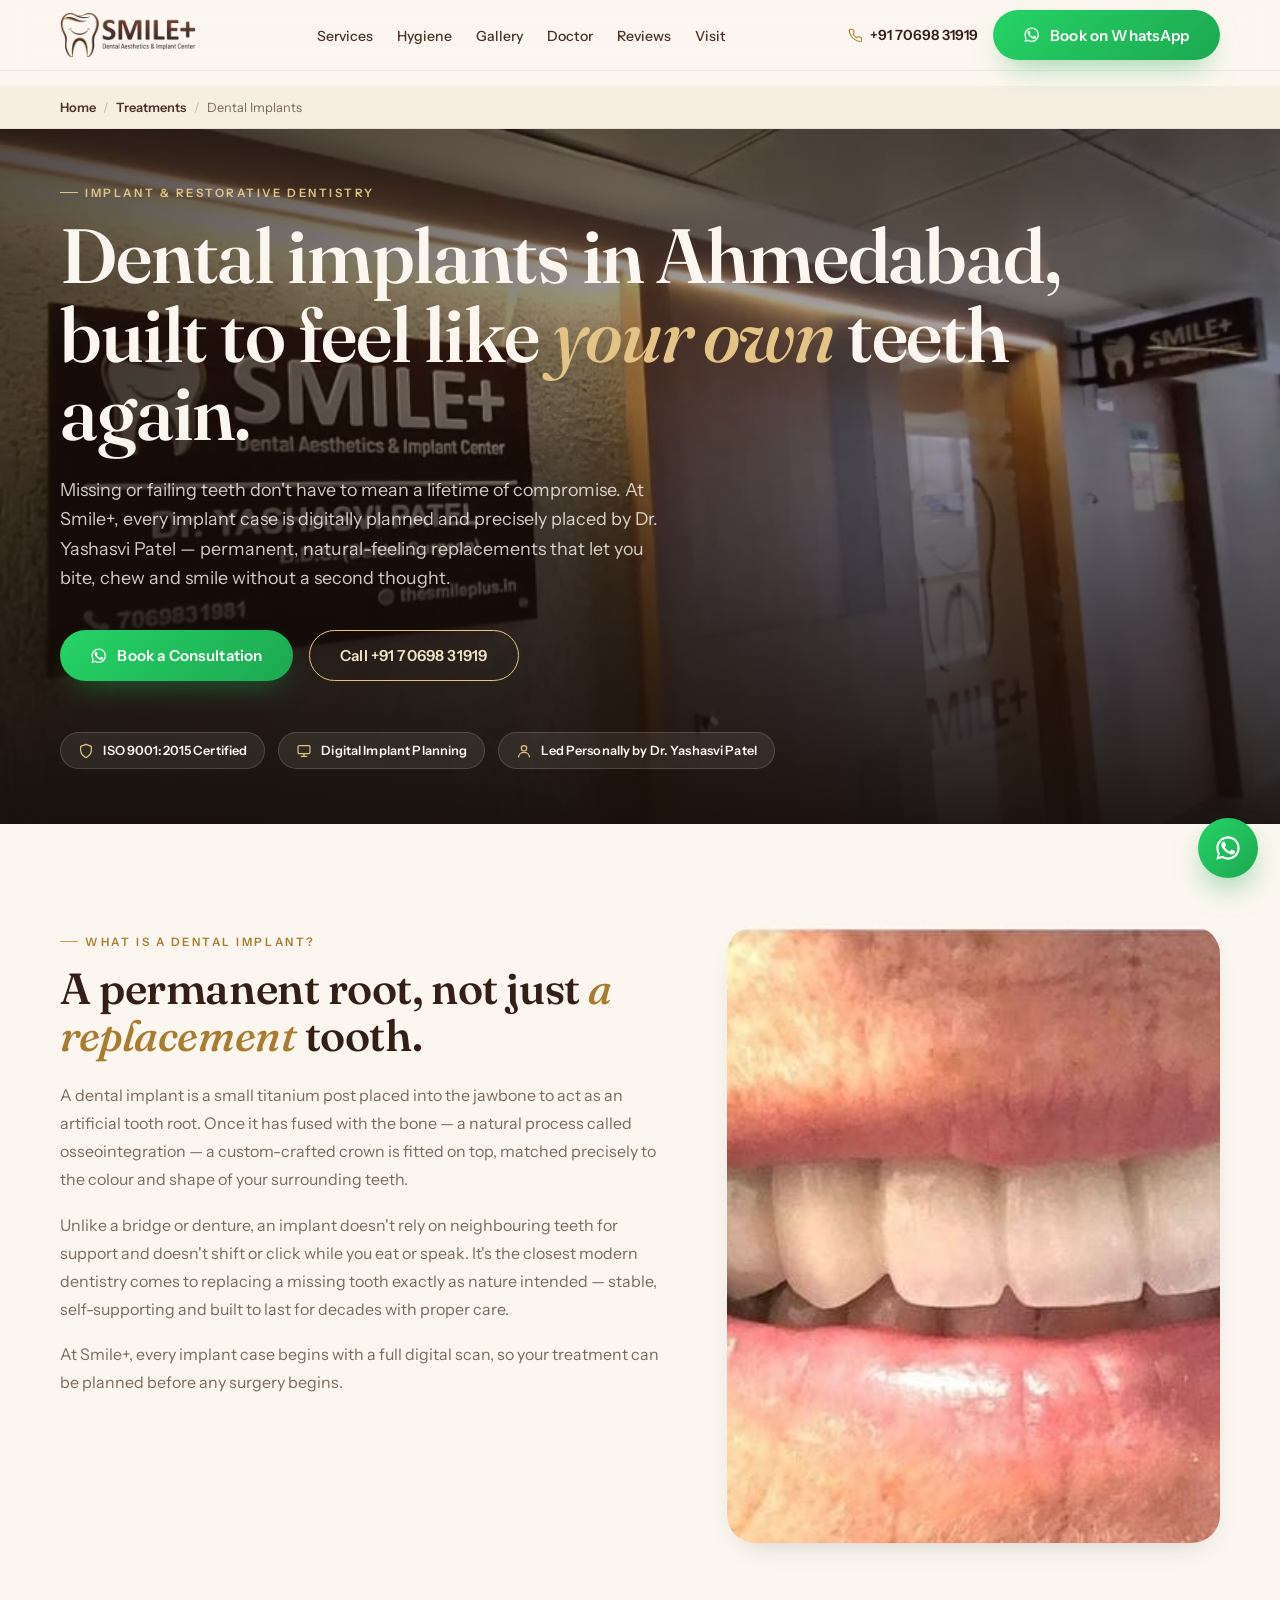
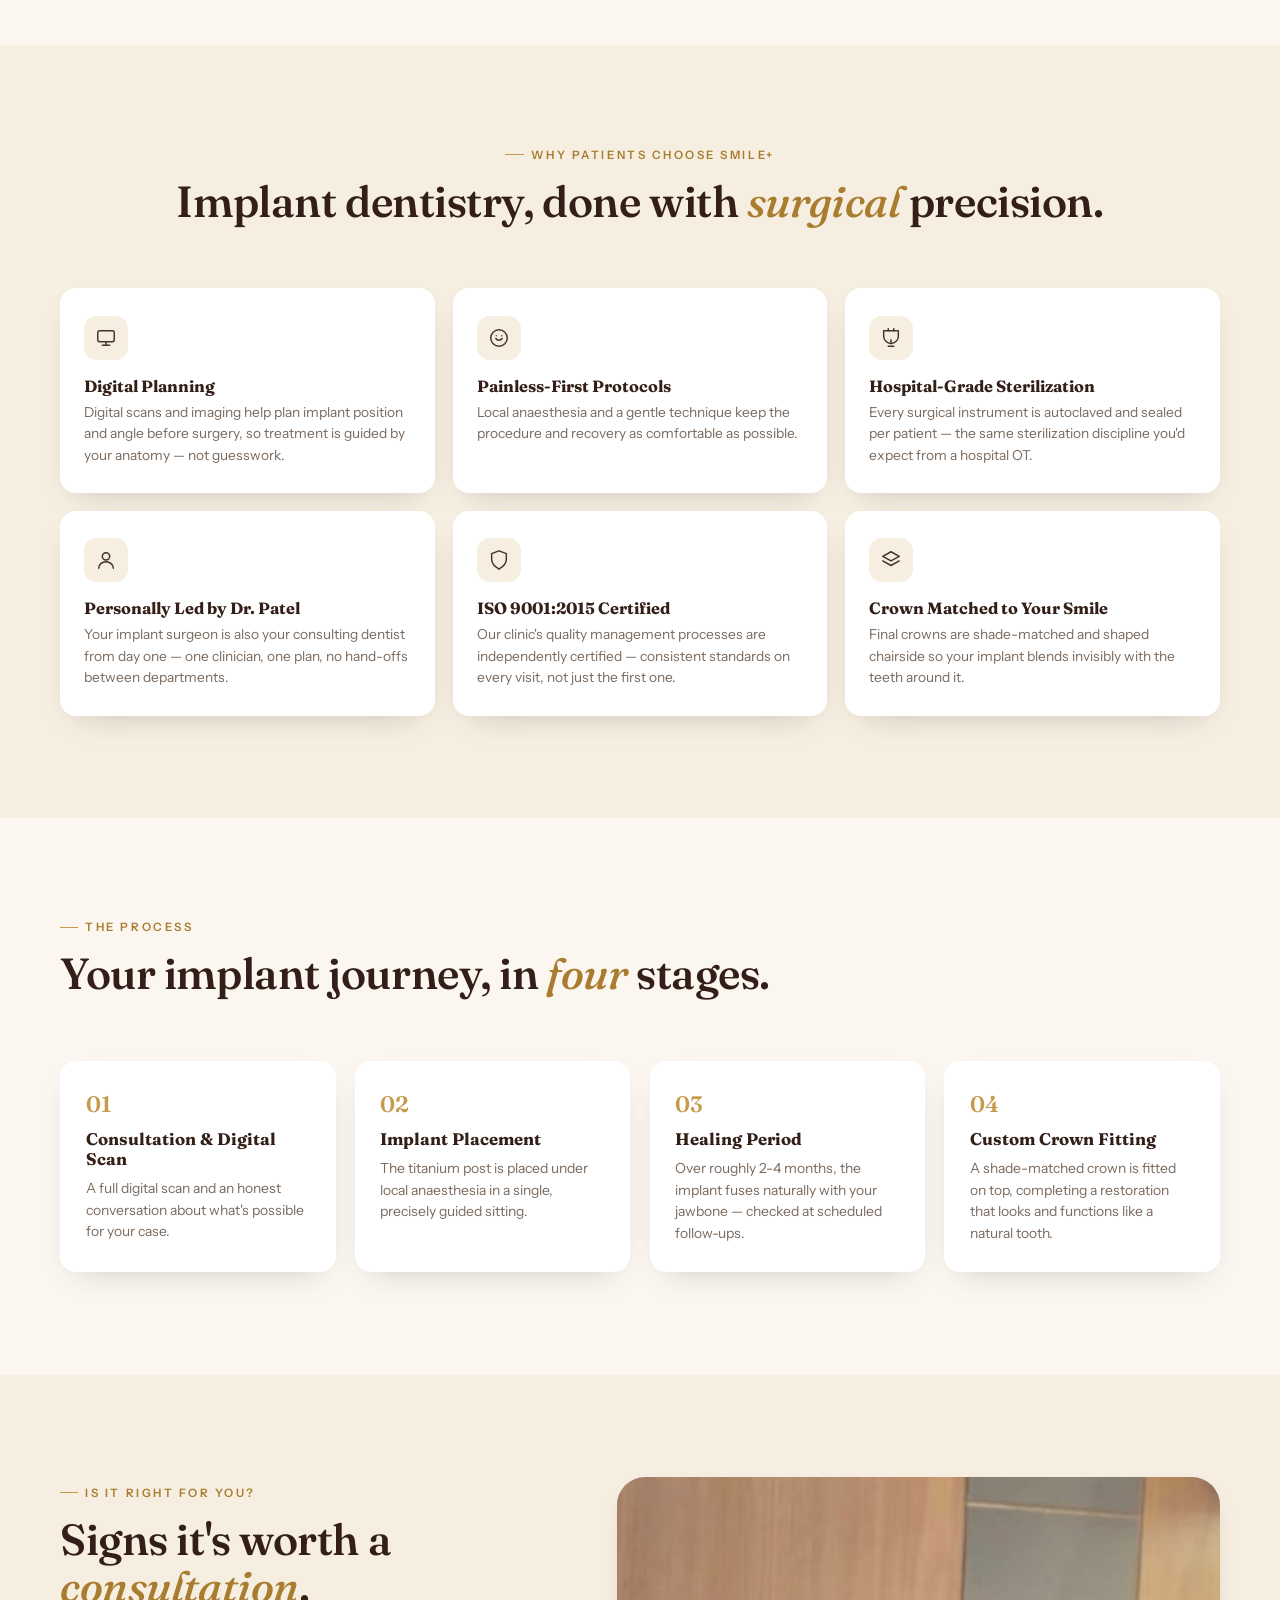
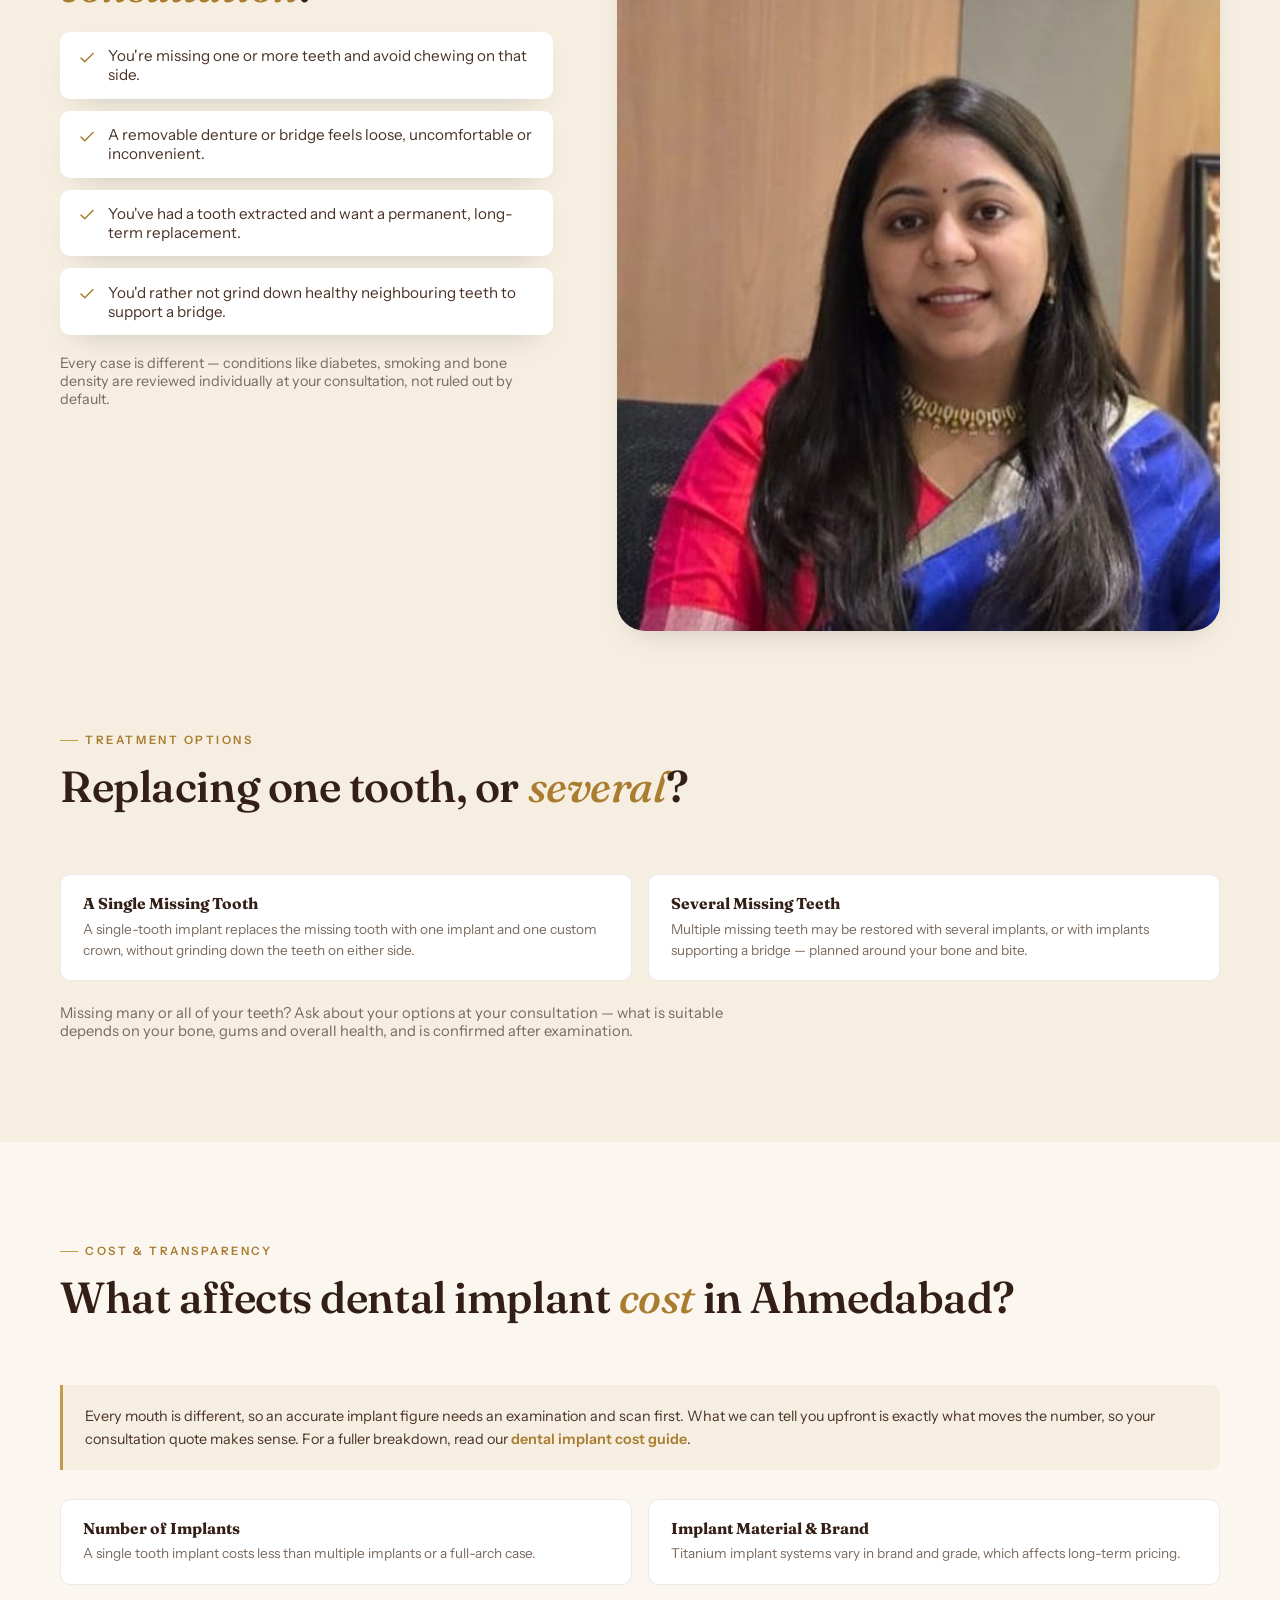
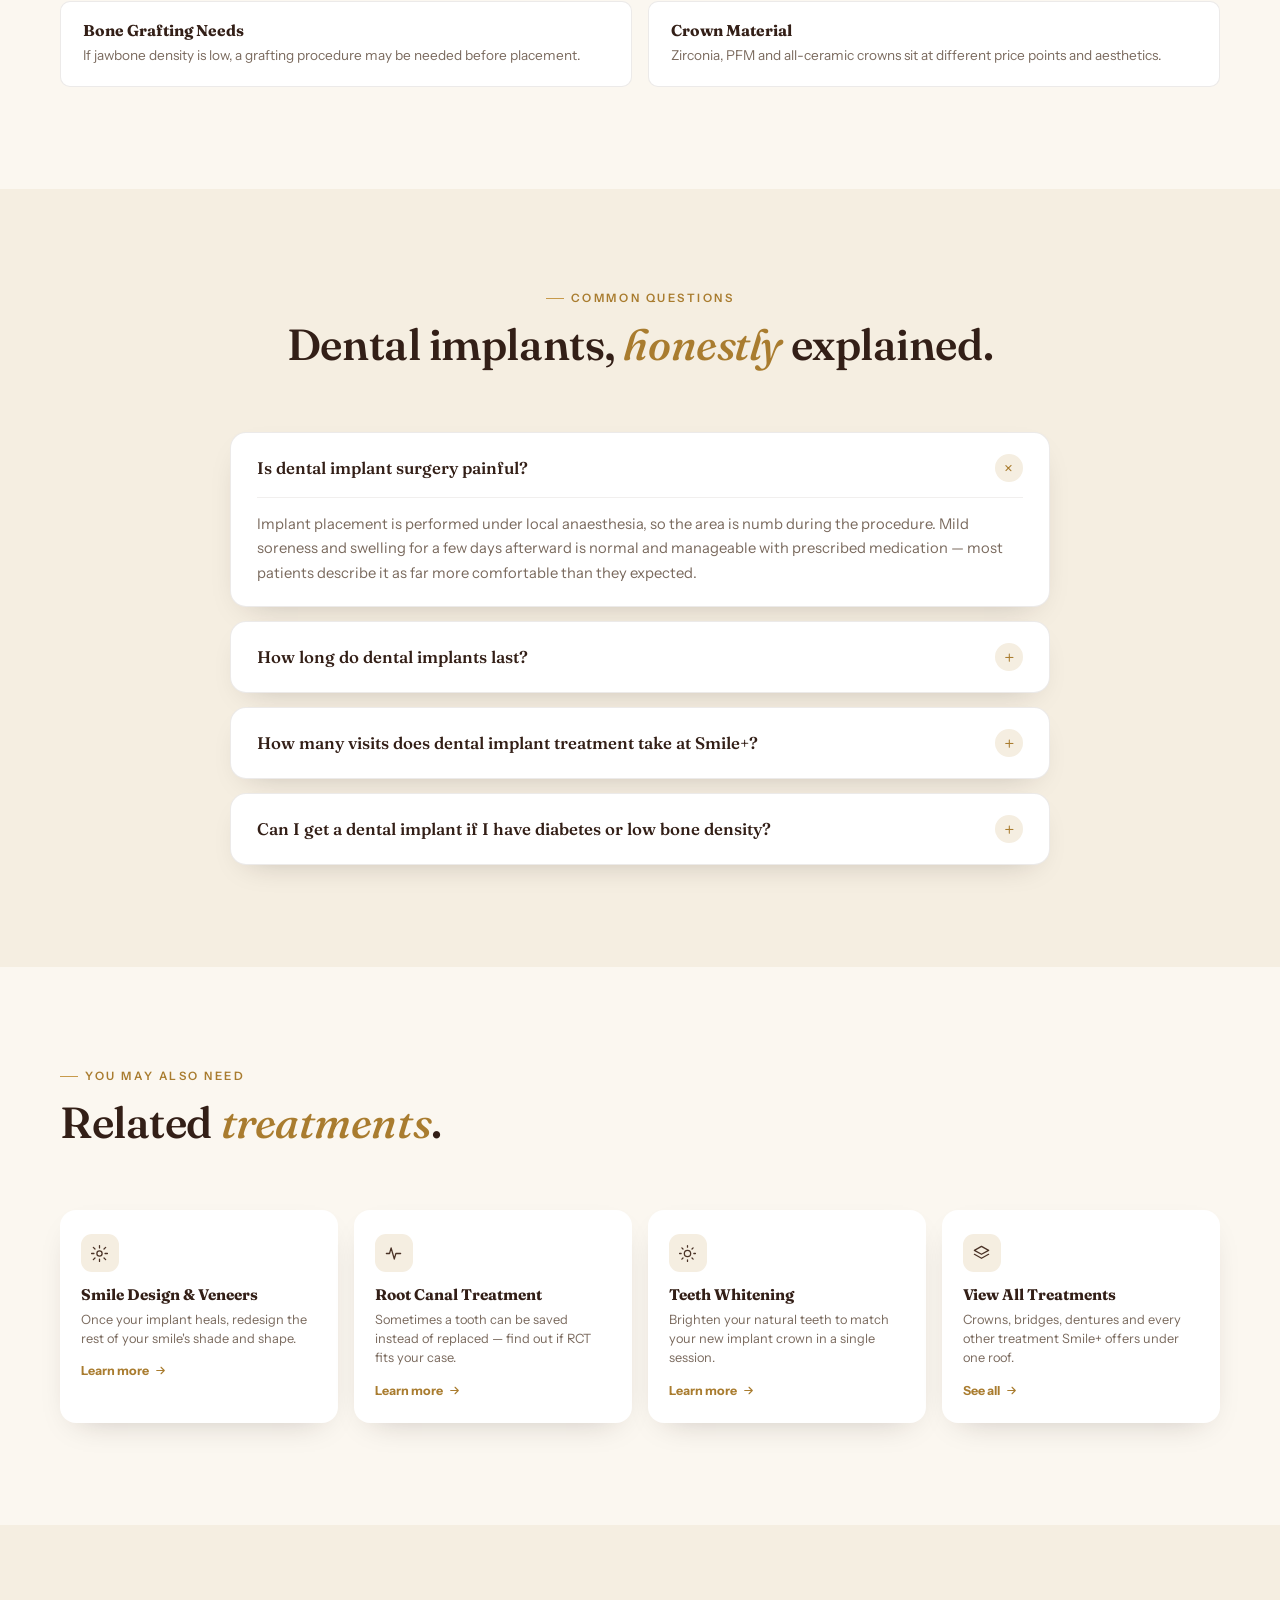
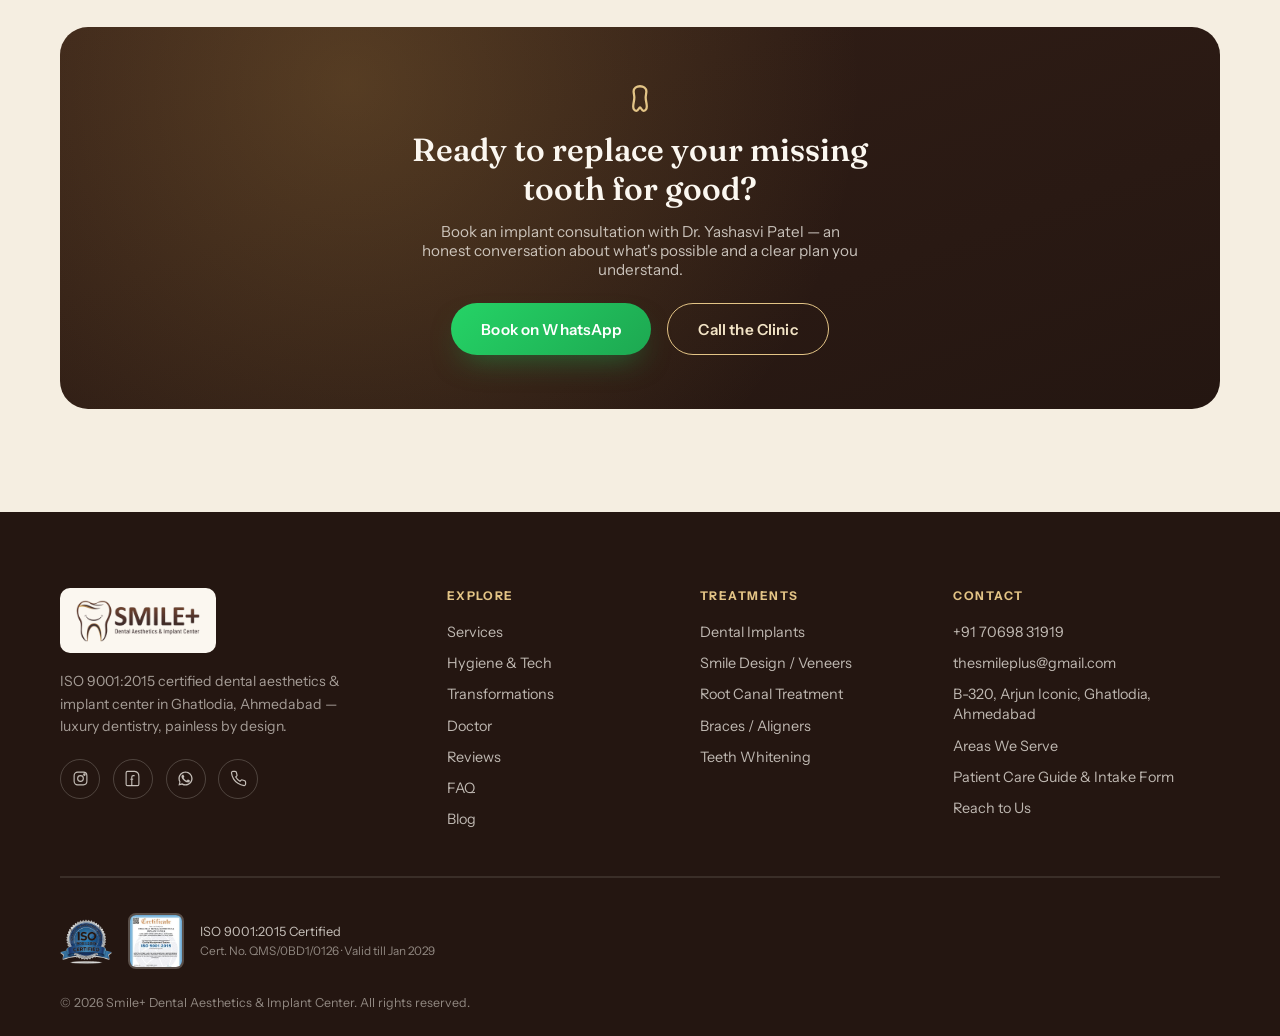
<file: dental-implants-ahmedabad.html>
<!DOCTYPE html>
<html lang="en">
<head>
<meta charset="UTF-8">
<meta name="viewport" content="width=device-width, initial-scale=1.0">
<title>Dental Implants in Ahmedabad – Process &amp; Cost | Smile+</title>
<meta name="description" content="Dental implants in Ghatlodia, Ahmedabad — digitally planned, painless-first treatment led by Dr. Yashasvi Patel at ISO-certified Smile+. Book a consultation.">
<meta name="keywords" content="dental implants Ahmedabad, dental implant cost Ahmedabad, single tooth implant Ahmedabad, best dental implant clinic Ghatlodia, painless implant surgery Ahmedabad, full mouth implants Ahmedabad, tooth replacement Ahmedabad">
<meta name="robots" content="index, follow">
<link rel="canonical" href="https://thesmileplus.in/dental-implants-ahmedabad.html">

<meta property="og:type" content="website">
<meta property="og:site_name" content="Smile+ Dental Aesthetics & Implant Center">
<meta property="og:title" content="Dental Implants in Ahmedabad – Process &amp; Cost | Smile+">
<meta property="og:description" content="Dental implants in Ghatlodia, Ahmedabad — digitally planned, painless-first treatment led by Dr. Yashasvi Patel at ISO-certified Smile+. Book a consultation.">
<meta property="og:image" content="https://thesmileplus.in/assets/img/ba-implant-1-after.jpg">
<meta property="og:url" content="https://thesmileplus.in/dental-implants-ahmedabad.html">
<meta property="og:locale" content="en_IN">
<meta name="twitter:card" content="summary_large_image">
<meta name="twitter:title" content="Dental Implants in Ahmedabad – Process &amp; Cost | Smile+">
<meta name="twitter:description" content="Dental implants in Ghatlodia, Ahmedabad — digitally planned, painless-first treatment led by Dr. Yashasvi Patel at ISO-certified Smile+. Book a consultation.">
<meta name="twitter:image" content="https://thesmileplus.in/assets/img/ba-implant-1-after.jpg">

<meta name="geo.region" content="IN-GJ">
<meta name="geo.placename" content="Ahmedabad">
<meta name="theme-color" content="#4A3226">

<link rel="icon" href="assets/img/favicon-32.png" sizes="32x32">
<link rel="icon" href="assets/img/favicon-192.png" sizes="192x192">
<link rel="apple-touch-icon" href="assets/img/apple-touch-icon.png">

<link rel="preconnect" href="https://fonts.googleapis.com">
<link rel="preconnect" href="https://fonts.gstatic.com" crossorigin>
<link href="https://fonts.googleapis.com/css2?family=Fraunces:ital,opsz,wght@0,9..144,380..620;1,9..144,380..620&family=Instrument+Sans:wght@400..700&display=swap" rel="stylesheet">
<link rel="stylesheet" href="assets/css/style.css?v=1">
<link rel="stylesheet" href="assets/css/service-page.css?v=2">

<script type="application/ld+json">
{
  "@context": "https://schema.org",
  "@type": "MedicalWebPage",
  "@id": "https://thesmileplus.in/dental-implants-ahmedabad.html#webpage",
  "url": "https://thesmileplus.in/dental-implants-ahmedabad.html",
  "name": "Dental Implants in Ahmedabad",
  "description": "Dental implants in Ghatlodia, Ahmedabad — digitally planned, painless-first treatment led by Dr. Yashasvi Patel at ISO-certified Smile+. Book a consultation.",
  "inLanguage": "en-IN",
  "dateModified": "2026-11-06",
  "isPartOf": {
    "@id": "https://thesmileplus.in/#website"
  },
  "about": {
    "@type": "MedicalProcedure",
    "name": "Dental Implants",
    "alternateName": "Tooth Implant Surgery",
    "procedureType": "https://schema.org/SurgicalProcedure",
    "bodyLocation": "Jaw and teeth",
    "howPerformed": "Digitally planned surgical placement of a titanium implant post into the jawbone, followed by a healing period and a custom-fitted crown restoration."
  },
  "publisher": {
    "@type": "Dentist",
    "@id": "https://thesmileplus.in/#dentist",
    "name": "Smile+ Dental Aesthetics & Implant Center",
    "url": "https://thesmileplus.in/",
    "telephone": "+91-70698-31919",
    "address": {
      "@type": "PostalAddress",
      "streetAddress": "B-320, Arjun Iconic, Opp. Satya-2, Rannapark",
      "addressLocality": "Ghatlodia, Ahmedabad",
      "addressRegion": "Gujarat",
      "postalCode": "380061",
      "addressCountry": "IN"
    }
  }
}
</script>
<script type="application/ld+json">
{
  "@context": "https://schema.org",
  "@type": "BreadcrumbList",
  "itemListElement": [
    { "@type": "ListItem", "position": 1, "name": "Home", "item": "https://thesmileplus.in/" },
    { "@type": "ListItem", "position": 2, "name": "Dental Implants", "item": "https://thesmileplus.in/dental-implants-ahmedabad.html" }
  ]
}
</script>
<script type="application/ld+json">
{
  "@context": "https://schema.org",
  "@type": "FAQPage",
  "mainEntity": [
    { "@type": "Question", "name": "Is dental implant surgery painful?", "acceptedAnswer": { "@type": "Answer", "text": "Implant placement is performed under local anaesthesia, so the area is numb during the procedure. Mild soreness and swelling for a few days afterward is normal and manageable with prescribed medication — most patients describe it as far more comfortable than they expected." } },
    { "@type": "Question", "name": "How long do dental implants last?", "acceptedAnswer": { "@type": "Answer", "text": "With good oral hygiene and regular check-ups, a dental implant can last 15-25 years or longer — the titanium post itself is designed to be a lifetime fixture, while the crown on top may need replacement after many years of normal wear." } },
    { "@type": "Question", "name": "How many visits does dental implant treatment take at Smile+?", "acceptedAnswer": { "@type": "Answer", "text": "A typical implant case involves a consultation and digital scan, a placement appointment, a healing period of roughly 2-4 months, and a final visit to fit your custom crown. Dr. Yashasvi Patel maps out your exact timeline at your first consultation." } },
    { "@type": "Question", "name": "Can I get a dental implant if I have diabetes or low bone density?", "acceptedAnswer": { "@type": "Answer", "text": "Often yes, once the condition is well-managed — diabetes and bone density are evaluated case by case during your consultation, and in some situations a bone grafting procedure can be planned first to create a stable foundation for the implant." } }
  ]
}
</script>
</head>
<body>

<header class="site-header" id="siteHeader">
  <nav class="nav container">
    <a href="/" class="nav-logo">
      <img src="assets/img/logo-horizontal-transparent.png" alt="Smile+ Dental Aesthetics & Implant Center" class="nav-logo-img" width="1600" height="539">
    </a>
    <ul class="nav-links">
      <li><a href="/#services">Services</a></li>
      <li><a href="/#technology">Hygiene</a></li>
      <li><a href="/#gallery">Gallery</a></li>
      <li><a href="/#doctor">Doctor</a></li>
      <li><a href="/#reviews">Reviews</a></li>
      <li><a href="/#visit">Visit</a></li>
    </ul>
    <div class="nav-cta">
      <a href="tel:+917069831919" class="nav-phone">
        <svg viewBox="0 0 24 24" fill="none" stroke="currentColor" stroke-width="1.7" stroke-linecap="round" stroke-linejoin="round"><path d="M22 16.92v3a2 2 0 0 1-2.18 2 19.79 19.79 0 0 1-8.63-3.07 19.5 19.5 0 0 1-6-6 19.79 19.79 0 0 1-3.07-8.67A2 2 0 0 1 4.11 2h3a2 2 0 0 1 2 1.72c.127.96.362 1.903.7 2.81a2 2 0 0 1-.45 2.11L8.09 9.91a16 16 0 0 0 6 6l1.27-1.27a2 2 0 0 1 2.11-.45c.907.338 1.85.573 2.81.7A2 2 0 0 1 22 16.92z"/></svg>
        +91 70698 31919
      </a>
      <a href="https://wa.me/917069831919?text=Hi%20Smile%2B%2C%20I%27d%20like%20to%20know%20more%20about%20dental%20implants." target="_blank" rel="noopener" class="btn btn-primary">
        <svg viewBox="0 0 24 24" fill="currentColor"><path d="M17.47 14.38c-.29-.15-1.7-.84-1.96-.93-.26-.1-.46-.15-.65.15-.19.29-.75.93-.92 1.12-.17.19-.34.22-.63.07-.29-.15-1.22-.45-2.33-1.44-.86-.77-1.44-1.72-1.61-2.01-.17-.29-.02-.45.13-.6.13-.13.29-.34.44-.51.15-.17.19-.29.29-.48.1-.19.05-.36-.02-.51-.07-.15-.65-1.58-.9-2.16-.24-.58-.48-.5-.65-.51-.17-.01-.36-.01-.56-.01-.19 0-.51.07-.78.36-.27.29-1.02 1-1.02 2.43 0 1.43 1.05 2.82 1.19 3.01.15.19 2.07 3.17 5.03 4.44.7.3 1.25.48 1.68.62.7.22 1.34.19 1.85.11.56-.08 1.7-.7 1.94-1.37.24-.68.24-1.26.17-1.38-.07-.12-.26-.19-.55-.34z"/><path d="M12.02 2C6.5 2 2 6.48 2 12c0 1.85.5 3.58 1.36 5.08L2 22l5.06-1.33A9.94 9.94 0 0 0 12.02 22C17.53 22 22 17.52 22 12S17.53 2 12.02 2zm0 18.1c-1.65 0-3.19-.46-4.5-1.26l-.32-.19-3 .79.8-2.93-.21-.3A8.09 8.09 0 0 1 3.9 12c0-4.48 3.64-8.12 8.12-8.12S20.14 7.52 20.14 12s-3.64 8.1-8.12 8.1z"/></svg>
        Book on WhatsApp
      </a>
    </div>
    <button class="nav-toggle" id="navToggle" aria-label="Open menu" aria-expanded="false">
      <svg viewBox="0 0 24 24" fill="none" stroke="currentColor" stroke-width="1.8" stroke-linecap="round"><path d="M4 6h16M4 12h16M4 18h16"/></svg>
    </button>
  </nav>
</header>

<div class="mobile-panel" id="mobilePanel">
  <a href="/#services">Services</a>
  <a href="/#technology">Hygiene &amp; Tech</a>
  <a href="/#gallery">Transformations</a>
  <a href="/#doctor">Doctor</a>
  <a href="/#reviews">Reviews</a>
  <a href="/#visit">Visit Us</a>
  <a href="https://wa.me/917069831919?text=Hi%20Smile%2B%2C%20I%27d%20like%20to%20know%20more%20about%20dental%20implants." target="_blank" rel="noopener" class="btn btn-primary btn-block">Book on WhatsApp</a>
</div>

<div class="breadcrumb-bar">
  <div class="container breadcrumb">
    <a href="/">Home</a><span class="sep">/</span>
    <a href="/#services">Treatments</a><span class="sep">/</span>
    <span class="current">Dental Implants</span>
  </div>
</div>

<!-- ============================================================ HERO -->
<section class="page-hero">
  <div class="page-hero-media">
    <img src="assets/img/hero-poster.jpg" alt="Smile+ Dental Aesthetics & Implant Center clinic interior" loading="eager" fetchpriority="high">
  </div>
  <div class="page-hero-inner container">
    <p class="eyebrow hero-eyebrow">Implant &amp; Restorative Dentistry</p>
    <h1 class="hero-title">Dental implants in Ahmedabad, built to feel like <em>your own</em> teeth again.</h1>
    <p class="hero-sub">Missing or failing teeth don't have to mean a lifetime of compromise. At Smile+, every implant case is digitally planned and precisely placed by Dr. Yashasvi Patel — permanent, natural-feeling replacements that let you bite, chew and smile without a second thought.</p>
    <div class="hero-actions page-hero-actions">
      <a href="https://wa.me/917069831919?text=Hi%20Smile%2B%2C%20I%27d%20like%20to%20book%20a%20dental%20implant%20consultation." target="_blank" rel="noopener" class="btn btn-primary">
        <svg viewBox="0 0 24 24" fill="currentColor"><path d="M17.47 14.38c-.29-.15-1.7-.84-1.96-.93-.26-.1-.46-.15-.65.15-.19.29-.75.93-.92 1.12-.17.19-.34.22-.63.07-.29-.15-1.22-.45-2.33-1.44-.86-.77-1.44-1.72-1.61-2.01-.17-.29-.02-.45.13-.6.13-.13.29-.34.44-.51.15-.17.19-.29.29-.48.1-.19.05-.36-.02-.51-.07-.15-.65-1.58-.9-2.16-.24-.58-.48-.5-.65-.51-.17-.01-.36-.01-.56-.01-.19 0-.51.07-.78.36-.27.29-1.02 1-1.02 2.43 0 1.43 1.05 2.82 1.19 3.01.15.19 2.07 3.17 5.03 4.44.7.3 1.25.48 1.68.62.7.22 1.34.19 1.85.11.56-.08 1.7-.7 1.94-1.37.24-.68.24-1.26.17-1.38-.07-.12-.26-.19-.55-.34z"/><path d="M12.02 2C6.5 2 2 6.48 2 12c0 1.85.5 3.58 1.36 5.08L2 22l5.06-1.33A9.94 9.94 0 0 0 12.02 22C17.53 22 22 17.52 22 12S17.53 2 12.02 2zm0 18.1c-1.65 0-3.19-.46-4.5-1.26l-.32-.19-3 .79.8-2.93-.21-.3A8.09 8.09 0 0 1 3.9 12c0-4.48 3.64-8.12 8.12-8.12S20.14 7.52 20.14 12s-3.64 8.1-8.12 8.1z"/></svg>
        Book a Consultation
      </a>
      <a href="tel:+917069831919" class="btn btn-outline on-dark">Call +91 70698 31919</a>
    </div>
    <div class="stat-chip-row">
      <span class="stat-chip"><svg viewBox="0 0 24 24" fill="none" stroke="currentColor" stroke-width="1.8" stroke-linecap="round" stroke-linejoin="round"><path d="M12 2l8 3v6c0 5-3.5 8.5-8 11-4.5-2.5-8-6-8-11V5l8-3z"/></svg> ISO 9001:2015 Certified</span>
      <span class="stat-chip"><svg viewBox="0 0 24 24" fill="none" stroke="currentColor" stroke-width="1.8" stroke-linecap="round" stroke-linejoin="round"><rect x="3" y="4" width="18" height="12" rx="2"/><path d="M8 20h8M12 16v4"/></svg> Digital Implant Planning</span>
      <span class="stat-chip"><svg viewBox="0 0 24 24" fill="none" stroke="currentColor" stroke-width="1.8" stroke-linecap="round" stroke-linejoin="round"><circle cx="12" cy="8" r="4"/><path d="M4 21c0-4 3.6-7 8-7s8 3 8 7"/></svg> Led Personally by Dr. Yashasvi Patel</span>
    </div>
  </div>
</section>

<!-- ============================================================ WHAT IS -->
<section class="section ivory">
  <div class="container">
    <div class="two-col">
      <div class="reveal">
        <p class="eyebrow">What Is a Dental Implant?</p>
        <h2 class="section-title" style="margin-block:1rem 1.4rem;">A permanent root, not just <em>a replacement</em> tooth.</h2>
        <div class="prose">
          <p>A dental implant is a small titanium post placed into the jawbone to act as an artificial tooth root. Once it has fused with the bone — a natural process called osseointegration — a custom-crafted crown is fitted on top, matched precisely to the colour and shape of your surrounding teeth.</p>
          <p>Unlike a bridge or denture, an implant doesn't rely on neighbouring teeth for support and doesn't shift or click while you eat or speak. It's the closest modern dentistry comes to replacing a missing tooth exactly as nature intended — stable, self-supporting and built to last for decades with proper care.</p>
          <p>At Smile+, every implant case begins with a full digital scan, so your treatment can be planned before any surgery begins.</p>
        </div>
      </div>
      <div class="two-col-media reveal">
        <img src="assets/img/ba-implant-1-after.jpg" alt="Dental implant restoration result at Smile+ Ahmedabad" loading="lazy" decoding="async">
      </div>
    </div>
  </div>
</section>

<!-- ============================================================ WHY SMILE+ -->
<section class="section panel">
  <div class="container">
    <div class="section-head center reveal">
      <p class="eyebrow">Why Patients Choose Smile+</p>
      <h2 class="section-title">Implant dentistry, done with <em>surgical</em> precision.</h2>
    </div>
    <div class="benefit-grid">
      <div class="benefit-card reveal">
        <div class="icon"><svg viewBox="0 0 24 24" fill="none" stroke="currentColor" stroke-width="1.6" stroke-linecap="round" stroke-linejoin="round"><rect x="3" y="4" width="18" height="12" rx="2"/><path d="M8 20h8M12 16v4"/></svg></div>
        <h3>Digital Planning</h3>
        <p>Digital scans and imaging help plan implant position and angle before surgery, so treatment is guided by your anatomy — not guesswork.</p>
      </div>
      <div class="benefit-card reveal">
        <div class="icon"><svg viewBox="0 0 24 24" fill="none" stroke="currentColor" stroke-width="1.6" stroke-linecap="round" stroke-linejoin="round"><circle cx="12" cy="12" r="9"/><path d="M8.5 12.5s1.2 2 3.5 2 3.5-2 3.5-2M9 9.5h.01M15 9.5h.01"/></svg></div>
        <h3>Painless-First Protocols</h3>
        <p>Local anaesthesia and a gentle technique keep the procedure and recovery as comfortable as possible.</p>
      </div>
      <div class="benefit-card reveal">
        <div class="icon"><svg viewBox="0 0 24 24" fill="none" stroke="currentColor" stroke-width="1.6" stroke-linecap="round" stroke-linejoin="round"><path d="M4 4h16v6a8 8 0 0 1-16 0V4z"/><path d="M9 4V2M15 4V2M12 14v4M9 21h6"/></svg></div>
        <h3>Hospital-Grade Sterilization</h3>
        <p>Every surgical instrument is autoclaved and sealed per patient — the same sterilization discipline you'd expect from a hospital OT.</p>
      </div>
      <div class="benefit-card reveal">
        <div class="icon"><svg viewBox="0 0 24 24" fill="none" stroke="currentColor" stroke-width="1.6" stroke-linecap="round" stroke-linejoin="round"><circle cx="12" cy="8" r="4"/><path d="M4 21c0-4 3.6-7 8-7s8 3 8 7"/></svg></div>
        <h3>Personally Led by Dr. Patel</h3>
        <p>Your implant surgeon is also your consulting dentist from day one — one clinician, one plan, no hand-offs between departments.</p>
      </div>
      <div class="benefit-card reveal">
        <div class="icon"><svg viewBox="0 0 24 24" fill="none" stroke="currentColor" stroke-width="1.6" stroke-linecap="round" stroke-linejoin="round"><path d="M12 2l8 3v6c0 5-3.5 8.5-8 11-4.5-2.5-8-6-8-11V5l8-3z"/></svg></div>
        <h3>ISO 9001:2015 Certified</h3>
        <p>Our clinic's quality management processes are independently certified — consistent standards on every visit, not just the first one.</p>
      </div>
      <div class="benefit-card reveal">
        <div class="icon"><svg viewBox="0 0 24 24" fill="none" stroke="currentColor" stroke-width="1.6" stroke-linecap="round" stroke-linejoin="round"><path d="m12 3 9 5-9 5-9-5 9-5z"/><path d="m3 13 9 5 9-5"/></svg></div>
        <h3>Crown Matched to Your Smile</h3>
        <p>Final crowns are shade-matched and shaped chairside so your implant blends invisibly with the teeth around it.</p>
      </div>
    </div>
  </div>
</section>

<!-- ============================================================ PROCESS -->
<section class="section ivory">
  <div class="container">
    <div class="section-head reveal">
      <p class="eyebrow">The Process</p>
      <h2 class="section-title">Your implant journey, in <em>four</em> stages.</h2>
    </div>
    <div class="process-list">
      <div class="process-step reveal">
        <span class="step-num">01</span>
        <h3>Consultation &amp; Digital Scan</h3>
        <p>A full digital scan and an honest conversation about what's possible for your case.</p>
      </div>
      <div class="process-step reveal">
        <span class="step-num">02</span>
        <h3>Implant Placement</h3>
        <p>The titanium post is placed under local anaesthesia in a single, precisely guided sitting.</p>
      </div>
      <div class="process-step reveal">
        <span class="step-num">03</span>
        <h3>Healing Period</h3>
        <p>Over roughly 2-4 months, the implant fuses naturally with your jawbone — checked at scheduled follow-ups.</p>
      </div>
      <div class="process-step reveal">
        <span class="step-num">04</span>
        <h3>Custom Crown Fitting</h3>
        <p>A shade-matched crown is fitted on top, completing a restoration that looks and functions like a natural tooth.</p>
      </div>
    </div>
  </div>
</section>

<!-- ============================================================ CANDIDACY -->
<section class="section panel">
  <div class="container">
    <div class="two-col reverse">
      <div class="two-col-media reveal">
        <img src="assets/img/dr-yashasvi-patel.jpg" alt="Dr. Yashasvi Patel, Dental Surgeon at Smile+ Dental Aesthetics & Implant Center" loading="lazy" decoding="async">
      </div>
      <div class="reveal">
        <p class="eyebrow">Is It Right for You?</p>
        <h2 class="section-title" style="margin-block:1rem 1.4rem;">Signs it's worth a <em>consultation</em>.</h2>
        <ul class="sign-list">
          <li><svg viewBox="0 0 24 24" fill="none" stroke="currentColor" stroke-width="2" stroke-linecap="round" stroke-linejoin="round"><path d="M20 6 9 17l-5-5"/></svg> You're missing one or more teeth and avoid chewing on that side.</li>
          <li><svg viewBox="0 0 24 24" fill="none" stroke="currentColor" stroke-width="2" stroke-linecap="round" stroke-linejoin="round"><path d="M20 6 9 17l-5-5"/></svg> A removable denture or bridge feels loose, uncomfortable or inconvenient.</li>
          <li><svg viewBox="0 0 24 24" fill="none" stroke="currentColor" stroke-width="2" stroke-linecap="round" stroke-linejoin="round"><path d="M20 6 9 17l-5-5"/></svg> You've had a tooth extracted and want a permanent, long-term replacement.</li>
          <li><svg viewBox="0 0 24 24" fill="none" stroke="currentColor" stroke-width="2" stroke-linecap="round" stroke-linejoin="round"><path d="M20 6 9 17l-5-5"/></svg> You'd rather not grind down healthy neighbouring teeth to support a bridge.</li>
        </ul>
        <p class="prose" style="margin-top:1.2rem;font-size:0.9rem;color:var(--muted);">Every case is different — conditions like diabetes, smoking and bone density are reviewed individually at your consultation, not ruled out by default.</p>
      </div>
    </div>
  </div>
</section>

<!-- ============================================================ OPTIONS -->
<section class="section panel" style="padding-top:0;">
  <div class="container">
    <div class="section-head reveal">
      <p class="eyebrow">Treatment Options</p>
      <h2 class="section-title">Replacing one tooth, or <em>several</em>?</h2>
    </div>
    <div class="cost-factor-grid">
      <div class="cost-factor-card reveal">
        <h3>A Single Missing Tooth</h3>
        <p>A single-tooth implant replaces the missing tooth with one implant and one custom crown, without grinding down the teeth on either side.</p>
      </div>
      <div class="cost-factor-card reveal">
        <h3>Several Missing Teeth</h3>
        <p>Multiple missing teeth may be restored with several implants, or with implants supporting a bridge — planned around your bone and bite.</p>
      </div>
    </div>
    <p class="prose" style="margin-top:1.4rem;font-size:0.92rem;color:var(--muted);">Missing many or all of your teeth? Ask about your options at your consultation — what is suitable depends on your bone, gums and overall health, and is confirmed after examination.</p>
  </div>
</section>

<!-- ============================================================ COST -->
<section class="section ivory">
  <div class="container">
    <div class="section-head reveal">
      <p class="eyebrow">Cost &amp; Transparency</p>
      <h2 class="section-title">What affects dental implant <em>cost</em> in Ahmedabad?</h2>
    </div>
    <div class="cost-note reveal">
      Every mouth is different, so an accurate implant figure needs an examination and scan first. What we can tell you upfront is exactly what moves the number, so your consultation quote makes sense. For a fuller breakdown, read our <a href="blog-dental-implant-cost-ahmedabad.html" style="color:var(--gold-600);font-weight:600;">dental implant cost guide</a>.
    </div>
    <div class="cost-factor-grid">
      <div class="cost-factor-card reveal">
        <h3>Number of Implants</h3>
        <p>A single tooth implant costs less than multiple implants or a full-arch case.</p>
      </div>
      <div class="cost-factor-card reveal">
        <h3>Implant Material &amp; Brand</h3>
        <p>Titanium implant systems vary in brand and grade, which affects long-term pricing.</p>
      </div>
      <div class="cost-factor-card reveal">
        <h3>Bone Grafting Needs</h3>
        <p>If jawbone density is low, a grafting procedure may be needed before placement.</p>
      </div>
      <div class="cost-factor-card reveal">
        <h3>Crown Material</h3>
        <p>Zirconia, PFM and all-ceramic crowns sit at different price points and aesthetics.</p>
      </div>
    </div>
  </div>
</section>

<!-- ============================================================ FAQ -->
<section class="section panel" id="faq">
  <div class="container">
    <div class="section-head center reveal">
      <p class="eyebrow">Common Questions</p>
      <h2 class="section-title">Dental implants, <em>honestly</em> explained.</h2>
    </div>
    <div class="faq-list">
      <details class="faq-item reveal" open>
        <summary>Is dental implant surgery painful?</summary>
        <p>Implant placement is performed under local anaesthesia, so the area is numb during the procedure. Mild soreness and swelling for a few days afterward is normal and manageable with prescribed medication — most patients describe it as far more comfortable than they expected.</p>
      </details>
      <details class="faq-item reveal">
        <summary>How long do dental implants last?</summary>
        <p>With good oral hygiene and regular check-ups, a dental implant can last 15-25 years or longer — the titanium post itself is designed to be a lifetime fixture, while the crown on top may need replacement after many years of normal wear.</p>
      </details>
      <details class="faq-item reveal">
        <summary>How many visits does dental implant treatment take at Smile+?</summary>
        <p>A typical implant case involves a consultation and digital scan, a placement appointment, a healing period of roughly 2-4 months, and a final visit to fit your custom crown. Dr. Yashasvi Patel maps out your exact timeline at your first consultation.</p>
      </details>
      <details class="faq-item reveal">
        <summary>Can I get a dental implant if I have diabetes or low bone density?</summary>
        <p>Often yes, once the condition is well-managed — diabetes and bone density are evaluated case by case during your consultation, and in some situations a bone grafting procedure can be planned first to create a stable foundation for the implant.</p>
      </details>
    </div>
  </div>
</section>

<!-- ============================================================ RELATED -->
<section class="section ivory">
  <div class="container">
    <div class="section-head reveal">
      <p class="eyebrow">You May Also Need</p>
      <h2 class="section-title">Related <em>treatments</em>.</h2>
    </div>
    <div class="related-grid">
      <a href="smile-design-veneers-ahmedabad.html" class="related-card reveal">
        <div class="icon"><svg viewBox="0 0 24 24" fill="none" stroke="currentColor" stroke-width="1.6" stroke-linecap="round" stroke-linejoin="round"><path d="M12 2v3M12 19v3M4.2 4.2l2.1 2.1M17.7 17.7l2.1 2.1M2 12h3M19 12h3M4.2 19.8l2.1-2.1M17.7 6.3l2.1-2.1"/><circle cx="12" cy="12" r="3.3"/></svg></div>
        <h3>Smile Design &amp; Veneers</h3>
        <p>Once your implant heals, redesign the rest of your smile's shade and shape.</p>
        <span class="link">Learn more <svg viewBox="0 0 24 24" fill="none" stroke="currentColor" stroke-width="2" stroke-linecap="round" stroke-linejoin="round"><path d="M5 12h14M13 6l6 6-6 6"/></svg></span>
      </a>
      <a href="root-canal-treatment-ahmedabad.html" class="related-card reveal">
        <div class="icon"><svg viewBox="0 0 24 24" fill="none" stroke="currentColor" stroke-width="1.6" stroke-linecap="round" stroke-linejoin="round"><path d="M3 12h4l2-7 4 14 2-7h6"/></svg></div>
        <h3>Root Canal Treatment</h3>
        <p>Sometimes a tooth can be saved instead of replaced — find out if RCT fits your case.</p>
        <span class="link">Learn more <svg viewBox="0 0 24 24" fill="none" stroke="currentColor" stroke-width="2" stroke-linecap="round" stroke-linejoin="round"><path d="M5 12h14M13 6l6 6-6 6"/></svg></span>
      </a>
      <a href="teeth-whitening-ahmedabad.html" class="related-card reveal">
        <div class="icon"><svg viewBox="0 0 24 24" fill="none" stroke="currentColor" stroke-width="1.6" stroke-linecap="round" stroke-linejoin="round"><circle cx="12" cy="12" r="4"/><path d="M12 2v2M12 20v2M4.9 4.9l1.4 1.4M17.7 17.7l1.4 1.4M2 12h2M20 12h2M4.9 19.1l1.4-1.4M17.7 6.3l1.4-1.4"/></svg></div>
        <h3>Teeth Whitening</h3>
        <p>Brighten your natural teeth to match your new implant crown in a single session.</p>
        <span class="link">Learn more <svg viewBox="0 0 24 24" fill="none" stroke="currentColor" stroke-width="2" stroke-linecap="round" stroke-linejoin="round"><path d="M5 12h14M13 6l6 6-6 6"/></svg></span>
      </a>
      <a href="/#services" class="related-card reveal">
        <div class="icon"><svg viewBox="0 0 24 24" fill="none" stroke="currentColor" stroke-width="1.6" stroke-linecap="round" stroke-linejoin="round"><path d="m12 3 9 5-9 5-9-5 9-5z"/><path d="m3 13 9 5 9-5"/></svg></div>
        <h3>View All Treatments</h3>
        <p>Crowns, bridges, dentures and every other treatment Smile+ offers under one roof.</p>
        <span class="link">See all <svg viewBox="0 0 24 24" fill="none" stroke="currentColor" stroke-width="2" stroke-linecap="round" stroke-linejoin="round"><path d="M5 12h14M13 6l6 6-6 6"/></svg></span>
      </a>
    </div>
  </div>
</section>

<!-- ============================================================ CTA -->
<section class="section panel">
  <div class="container">
    <div class="cta-banner reveal">
      <div class="cta-banner-inner">
        <svg viewBox="0 0 24 24" width="34" height="34" fill="none" stroke="currentColor" stroke-width="1.6" stroke-linecap="round" stroke-linejoin="round" style="color:var(--gold-300);"><path d="M12 3c2.5 0 4.5 1.3 4.5 3.6 0 1.6-.5 2.7-.5 4.4 0 2.3.8 4 .8 6.3 0 1.7-1 3-2.3 3-1.4 0-1.7-2.4-2.5-2.4s-1.1 2.4-2.5 2.4c-1.3 0-2.3-1.3-2.3-3 0-2.3.8-4 .8-6.3 0-1.7-.5-2.8-.5-4.4C7.5 4.3 9.5 3 12 3z"/></svg>
        <h2>Ready to replace your missing tooth for good?</h2>
        <p>Book an implant consultation with Dr. Yashasvi Patel — an honest conversation about what's possible and a clear plan you understand.</p>
        <div class="cta-banner-actions">
          <a href="https://wa.me/917069831919?text=Hi%20Smile%2B%2C%20I%27d%20like%20to%20book%20a%20dental%20implant%20consultation." target="_blank" rel="noopener" class="btn btn-primary">Book on WhatsApp</a>
          <a href="tel:+917069831919" class="btn btn-outline on-dark">Call the Clinic</a>
        </div>
      </div>
    </div>
  </div>
</section>

<!-- ============================================================ FOOTER -->
<footer class="site-footer">
  <div class="container">
    <div class="footer-grid">
      <div class="footer-brand">
        <div class="footer-logo-wrap">
          <img src="assets/img/logo-horizontal-transparent.png" alt="Smile+ Dental Aesthetics & Implant Center" class="footer-logo-img">
        </div>
        <p>ISO 9001:2015 certified dental aesthetics &amp; implant center in Ghatlodia, Ahmedabad — luxury dentistry, painless by design.</p>
        <div class="footer-social">
          <a href="https://www.instagram.com/thesmileplus.in" target="_blank" rel="noopener" aria-label="Smile+ on Instagram">
            <svg viewBox="0 0 24 24" fill="none" stroke="currentColor" stroke-width="1.6"><rect x="3" y="3" width="18" height="18" rx="5"/><circle cx="12" cy="12" r="4"/><circle cx="17.5" cy="6.5" r="1"/></svg>
          </a>
          <a href="https://www.facebook.com/share/19VB5MRfCB/" target="_blank" rel="noopener" aria-label="Smile+ on Facebook">
            <svg viewBox="0 0 24 24" fill="none" stroke="currentColor" stroke-width="1.6"><path d="M15 8h-2a2 2 0 0 0-2 2v12M9 13h4"/><path d="M15 2H5a2 2 0 0 0-2 2v16a2 2 0 0 0 2 2h14a2 2 0 0 0 2-2V9a7 7 0 0 0-6-7z"/></svg>
          </a>
          <a href="https://wa.me/917069831919?text=Hi%20Smile%2B%2C%20I%27d%20like%20to%20book%20a%20dental%20consultation." target="_blank" rel="noopener" aria-label="Smile+ on WhatsApp">
            <svg viewBox="0 0 24 24" fill="currentColor"><path d="M17.47 14.38c-.29-.15-1.7-.84-1.96-.93-.26-.1-.46-.15-.65.15-.19.29-.75.93-.92 1.12-.17.19-.34.22-.63.07-.29-.15-1.22-.45-2.33-1.44-.86-.77-1.44-1.72-1.61-2.01-.17-.29-.02-.45.13-.6.13-.13.29-.34.44-.51.15-.17.19-.29.29-.48.1-.19.05-.36-.02-.51-.07-.15-.65-1.58-.9-2.16-.24-.58-.48-.5-.65-.51-.17-.01-.36-.01-.56-.01-.19 0-.51.07-.78.36-.27.29-1.02 1-1.02 2.43 0 1.43 1.05 2.82 1.19 3.01.15.19 2.07 3.17 5.03 4.44.7.3 1.25.48 1.68.62.7.22 1.34.19 1.85.11.56-.08 1.7-.7 1.94-1.37.24-.68.24-1.26.17-1.38-.07-.12-.26-.19-.55-.34z"/><path d="M12.02 2C6.5 2 2 6.48 2 12c0 1.85.5 3.58 1.36 5.08L2 22l5.06-1.33A9.94 9.94 0 0 0 12.02 22C17.53 22 22 17.52 22 12S17.53 2 12.02 2zm0 18.1c-1.65 0-3.19-.46-4.5-1.26l-.32-.19-3 .79.8-2.93-.21-.3A8.09 8.09 0 0 1 3.9 12c0-4.48 3.64-8.12 8.12-8.12S20.14 7.52 20.14 12s-3.64 8.1-8.12 8.1z"/></svg>
          </a>
          <a href="tel:+917069831919" aria-label="Call Smile+">
            <svg viewBox="0 0 24 24" fill="none" stroke="currentColor" stroke-width="1.7" stroke-linecap="round" stroke-linejoin="round"><path d="M22 16.92v3a2 2 0 0 1-2.18 2 19.79 19.79 0 0 1-8.63-3.07 19.5 19.5 0 0 1-6-6 19.79 19.79 0 0 1-3.07-8.67A2 2 0 0 1 4.11 2h3a2 2 0 0 1 2 1.72c.127.96.362 1.903.7 2.81a2 2 0 0 1-.45 2.11L8.09 9.91a16 16 0 0 0 6 6l1.27-1.27a2 2 0 0 1 2.11-.45c.907.338 1.85.573 2.81.7A2 2 0 0 1 22 16.92z"/></svg>
          </a>
        </div>
      </div>
      <div class="footer-col">
        <h3>Explore</h3>
        <ul>
          <li><a href="/#services">Services</a></li>
          <li><a href="/#technology">Hygiene &amp; Tech</a></li>
          <li><a href="/#gallery">Transformations</a></li>
          <li><a href="/#doctor">Doctor</a></li>
          <li><a href="/#reviews">Reviews</a></li>
          <li><a href="/#faq">FAQ</a></li>
          <li><a href="blog.html">Blog</a></li>
        </ul>
      </div>
      <div class="footer-col">
        <h3>Treatments</h3>
        <ul>
          <li><a href="dental-implants-ahmedabad.html">Dental Implants</a></li>
          <li><a href="smile-design-veneers-ahmedabad.html">Smile Design / Veneers</a></li>
          <li><a href="root-canal-treatment-ahmedabad.html">Root Canal Treatment</a></li>
          <li><a href="braces-aligners-ahmedabad.html">Braces / Aligners</a></li>
          <li><a href="teeth-whitening-ahmedabad.html">Teeth Whitening</a></li>
        </ul>
      </div>
      <div class="footer-col">
        <h3>Contact</h3>
        <ul>
          <li><a href="tel:+917069831919">+91 70698 31919</a></li>
          <li><a href="mailto:thesmileplus@gmail.com">thesmileplus@gmail.com</a></li>
          <li><a href="/#visit">B-320, Arjun Iconic, Ghatlodia, Ahmedabad</a></li>
          <li><a href="areas-we-serve.html">Areas We Serve</a></li>
          <li><a href="patient-care.html">Patient Care Guide &amp; Intake Form</a></li>
          <li><a href="reach-us.html">Reach to Us</a></li>
        </ul>
      </div>
    </div>
    <div class="footer-iso">
      <img src="assets/img/iso-badge.png" alt="ISO 9001:2015 Certified badge" class="footer-iso-badge" width="320" height="276" loading="lazy" decoding="async">
      <a href="assets/img/iso-certificate.jpg" target="_blank" rel="noopener" class="footer-iso-cert">
        <img src="assets/img/iso-certificate-thumb.jpg" alt="Smile+ ISO 9001:2015 certificate — click to view full certificate" width="160" height="228" loading="lazy" decoding="async">
      </a>
      <span class="footer-iso-text">ISO 9001:2015 Certified<br><span>Cert. No. QMS/0BD1/0126 &middot; Valid till Jan 2029</span></span>
    </div>
    <div class="footer-bottom">
      <span>&copy; <span id="year"></span> Smile+ Dental Aesthetics &amp; Implant Center. All rights reserved.</span>
    </div>
  </div>
</footer>

<a href="https://wa.me/917069831919?text=Hi%20Smile%2B%2C%20I%27d%20like%20to%20know%20more%20about%20dental%20implants." target="_blank" rel="noopener" class="wa-float" aria-label="Chat with Smile+ on WhatsApp">
  <svg viewBox="0 0 24 24" fill="currentColor"><path d="M17.47 14.38c-.29-.15-1.7-.84-1.96-.93-.26-.1-.46-.15-.65.15-.19.29-.75.93-.92 1.12-.17.19-.34.22-.63.07-.29-.15-1.22-.45-2.33-1.44-.86-.77-1.44-1.72-1.61-2.01-.17-.29-.02-.45.13-.6.13-.13.29-.34.44-.51.15-.17.19-.29.29-.48.1-.19.05-.36-.02-.51-.07-.15-.65-1.58-.9-2.16-.24-.58-.48-.5-.65-.51-.17-.01-.36-.01-.56-.01-.19 0-.51.07-.78.36-.27.29-1.02 1-1.02 2.43 0 1.43 1.05 2.82 1.19 3.01.15.19 2.07 3.17 5.03 4.44.7.3 1.25.48 1.68.62.7.22 1.34.19 1.85.11.56-.08 1.7-.7 1.94-1.37.24-.68.24-1.26.17-1.38-.07-.12-.26-.19-.55-.34z"/><path d="M12.02 2C6.5 2 2 6.48 2 12c0 1.85.5 3.58 1.36 5.08L2 22l5.06-1.33A9.94 9.94 0 0 0 12.02 22C17.53 22 22 17.52 22 12S17.53 2 12.02 2zm0 18.1c-1.65 0-3.19-.46-4.5-1.26l-.32-.19-3 .79.8-2.93-.21-.3A8.09 8.09 0 0 1 3.9 12c0-4.48 3.64-8.12 8.12-8.12S20.14 7.52 20.14 12s-3.64 8.1-8.12 8.1z"/></svg>
</a>

<script src="assets/js/main.js?v=1"></script>
</body>
</html>
</file>
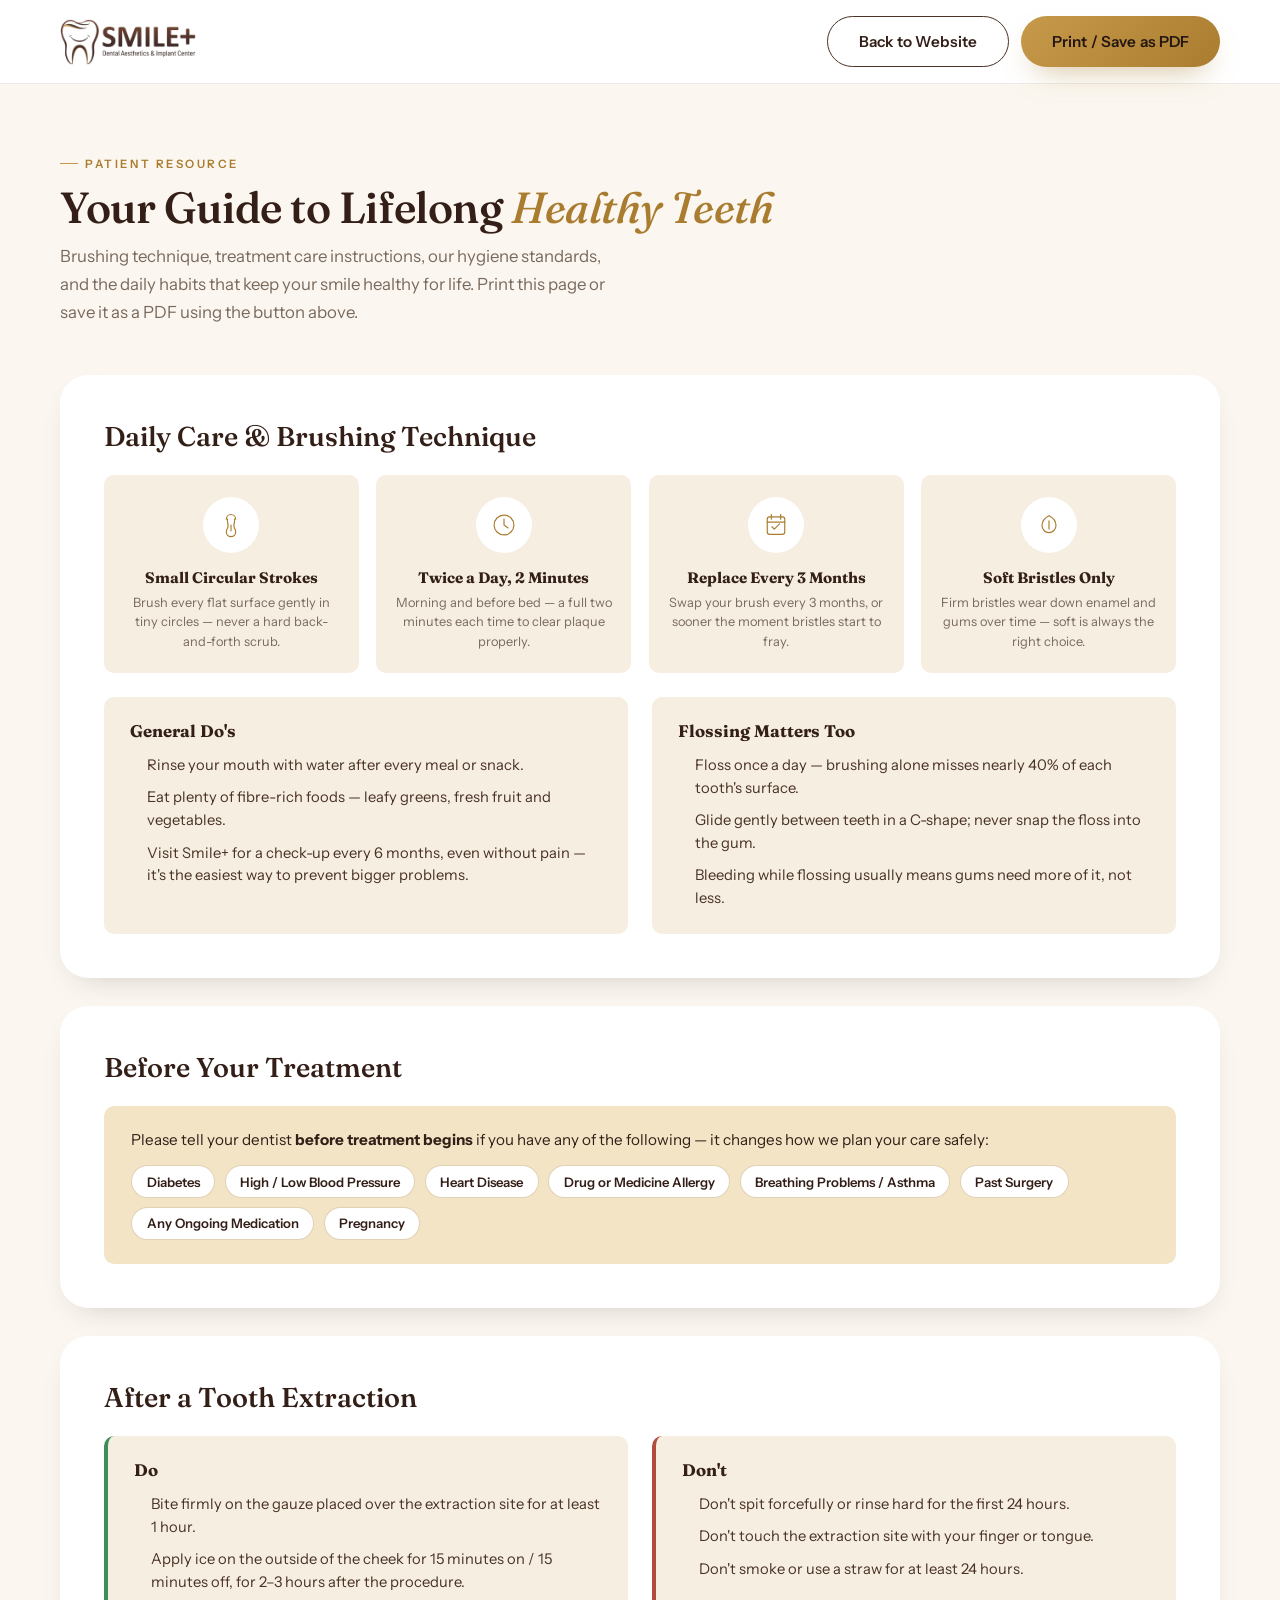
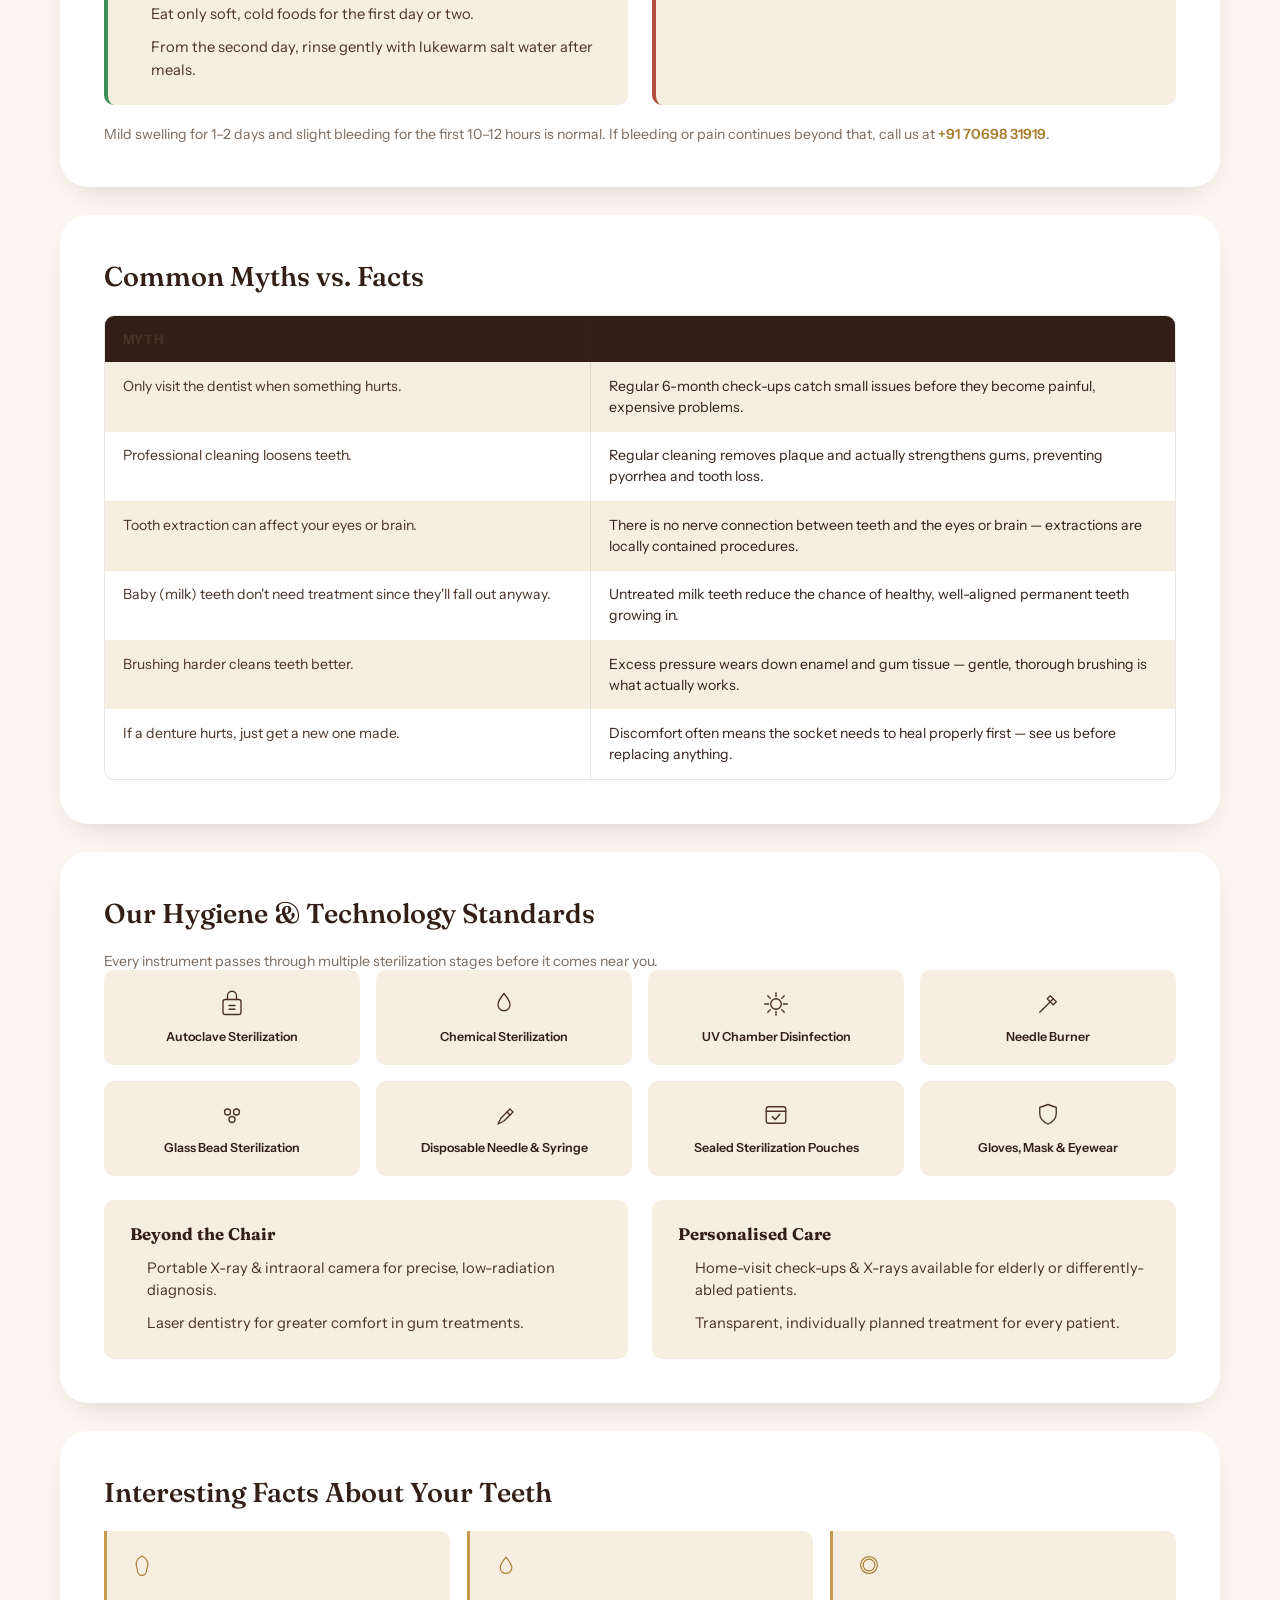
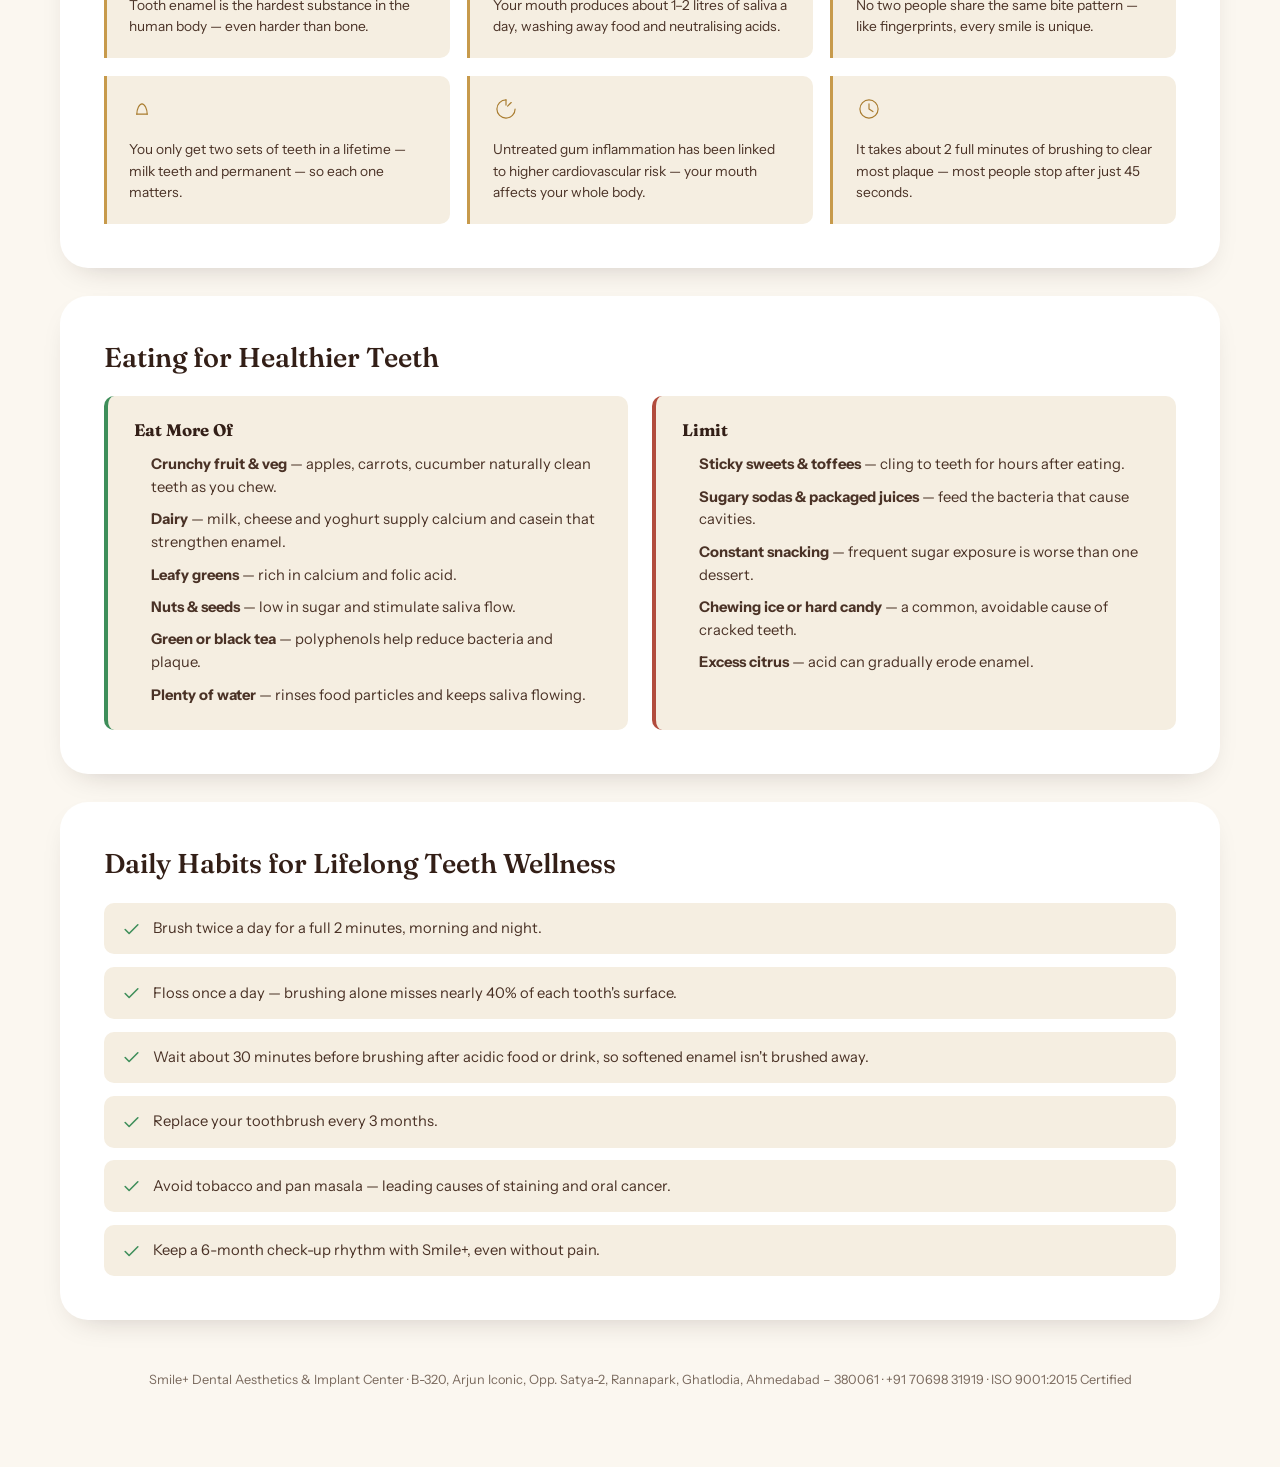
<file: patient-care.html>
<!DOCTYPE html>
<html lang="en">
<head>
<meta charset="UTF-8">
<meta name="viewport" content="width=device-width, initial-scale=1.0">
<title>Dental Care Tips &amp; Brushing Guide | Smile+ Ahmedabad</title>
<meta name="description" content="Correct brushing technique, treatment aftercare, and daily habits for healthier teeth — from Smile+ Dental Aesthetics & Implant Center, Ahmedabad.">
<meta name="keywords" content="dental care tips, brushing technique, teeth care Ahmedabad, foods good for teeth, tooth extraction aftercare, dental hygiene tips">
<meta name="robots" content="index, follow">
<link rel="canonical" href="https://thesmileplus.in/patient-care.html">
<meta property="og:type" content="article">
<meta property="og:title" content="Dental Care Tips & Brushing Guide | Smile+ Ahmedabad">
<meta property="og:description" content="Correct brushing technique, treatment aftercare, foods for healthier teeth, and daily habits for lifelong dental wellness.">
<meta property="og:url" content="https://thesmileplus.in/patient-care.html">
<link rel="icon" href="assets/img/favicon-32.png" sizes="32x32">
<link rel="preconnect" href="https://fonts.googleapis.com">
<link rel="preconnect" href="https://fonts.gstatic.com" crossorigin>
<link href="https://fonts.googleapis.com/css2?family=Fraunces:ital,opsz,wght@0,9..144,380..620;1,9..144,380..620&family=Instrument+Sans:wght@400..700&display=swap" rel="stylesheet">
<link rel="stylesheet" href="assets/css/style.css?v=1">
<link rel="stylesheet" href="assets/css/patient-care.css?v=1">
</head>
<body class="care-body">

<header class="care-header">
  <div class="container care-header-inner">
    <a href="/" class="nav-logo">
      <img src="assets/img/logo-horizontal-transparent.png" alt="Smile+ Dental Aesthetics & Implant Center" class="nav-logo-img" width="1600" height="539">
    </a>
    <div class="care-header-actions">
      <a href="/" class="btn btn-outline">Back to Website</a>
      <button class="btn btn-gold" onclick="window.print()">Print / Save as PDF</button>
    </div>
  </div>
</header>

<main class="container care-main">

  <div class="care-intro">
    <p class="eyebrow">Patient Resource</p>
    <h1 class="section-title">Your Guide to Lifelong <em>Healthy Teeth</em></h1>
    <p class="section-lede">Brushing technique, treatment care instructions, our hygiene standards, and the daily habits that keep your smile healthy for life. Print this page or save it as a PDF using the button above.</p>
  </div>

  <!-- ===================== CARE INSTRUCTIONS ===================== -->
  <section class="care-section" id="care">
    <h2 class="care-h2">Daily Care &amp; Brushing Technique</h2>
    <div class="brush-grid">
      <div class="brush-card">
        <div class="brush-icon">
          <svg viewBox="0 0 48 48" fill="none" stroke="currentColor" stroke-width="2" stroke-linecap="round" stroke-linejoin="round"><path d="M32 14a8 8 0 1 0-16 0"/><path d="M18 14c-1 4 1 7 1 11 0 5-3 6-3 11a8 8 0 0 0 16 0c0-5-3-6-3-11 0-4 2-7 1-11"/><path d="M24 24v10"/></svg>
        </div>
        <h3>Small Circular Strokes</h3>
        <p>Brush every flat surface gently in tiny circles — never a hard back-and-forth scrub.</p>
      </div>
      <div class="brush-card">
        <div class="brush-icon">
          <svg viewBox="0 0 48 48" fill="none" stroke="currentColor" stroke-width="2" stroke-linecap="round" stroke-linejoin="round"><circle cx="24" cy="24" r="17"/><path d="M24 14v10l7 5"/></svg>
        </div>
        <h3>Twice a Day, 2 Minutes</h3>
        <p>Morning and before bed — a full two minutes each time to clear plaque properly.</p>
      </div>
      <div class="brush-card">
        <div class="brush-icon">
          <svg viewBox="0 0 48 48" fill="none" stroke="currentColor" stroke-width="2" stroke-linecap="round" stroke-linejoin="round"><rect x="9" y="10" width="30" height="30" rx="4"/><path d="M9 19h30M16 6v8M32 6v8"/><path d="M17 27l4 4 9-9"/></svg>
        </div>
        <h3>Replace Every 3 Months</h3>
        <p>Swap your brush every 3 months, or sooner the moment bristles start to fray.</p>
      </div>
      <div class="brush-card">
        <div class="brush-icon">
          <svg viewBox="0 0 48 48" fill="none" stroke="currentColor" stroke-width="2" stroke-linecap="round" stroke-linejoin="round"><path d="M24 8c8 4 12 10 12 17a12 12 0 0 1-24 0c0-7 4-13 12-17z"/><path d="M24 17v14"/></svg>
        </div>
        <h3>Soft Bristles Only</h3>
        <p>Firm bristles wear down enamel and gums over time — soft is always the right choice.</p>
      </div>
    </div>
    <div class="care-grid-2" style="margin-top:1.5rem;">
      <div class="care-card">
        <h3>General Do's</h3>
        <ul class="care-list">
          <li>Rinse your mouth with water after every meal or snack.</li>
          <li>Eat plenty of fibre-rich foods — leafy greens, fresh fruit and vegetables.</li>
          <li>Visit Smile+ for a check-up every 6 months, even without pain — it's the easiest way to prevent bigger problems.</li>
        </ul>
      </div>
      <div class="care-card">
        <h3>Flossing Matters Too</h3>
        <ul class="care-list">
          <li>Floss once a day — brushing alone misses nearly 40% of each tooth's surface.</li>
          <li>Glide gently between teeth in a C-shape; never snap the floss into the gum.</li>
          <li>Bleeding while flossing usually means gums need more of it, not less.</li>
        </ul>
      </div>
    </div>
  </section>

  <section class="care-section">
    <h2 class="care-h2">Before Your Treatment</h2>
    <div class="care-notice">
      <p>Please tell your dentist <strong>before treatment begins</strong> if you have any of the following — it changes how we plan your care safely:</p>
      <div class="care-tags">
        <span>Diabetes</span>
        <span>High / Low Blood Pressure</span>
        <span>Heart Disease</span>
        <span>Drug or Medicine Allergy</span>
        <span>Breathing Problems / Asthma</span>
        <span>Past Surgery</span>
        <span>Any Ongoing Medication</span>
        <span>Pregnancy</span>
      </div>
    </div>
  </section>

  <section class="care-section">
    <h2 class="care-h2">After a Tooth Extraction</h2>
    <div class="care-grid-2">
      <div class="care-card do">
        <h3>Do</h3>
        <ul class="care-list">
          <li>Bite firmly on the gauze placed over the extraction site for at least 1 hour.</li>
          <li>Apply ice on the outside of the cheek for 15 minutes on / 15 minutes off, for 2–3 hours after the procedure.</li>
          <li>Eat only soft, cold foods for the first day or two.</li>
          <li>From the second day, rinse gently with lukewarm salt water after meals.</li>
        </ul>
      </div>
      <div class="care-card dont">
        <h3>Don't</h3>
        <ul class="care-list">
          <li>Don't spit forcefully or rinse hard for the first 24 hours.</li>
          <li>Don't touch the extraction site with your finger or tongue.</li>
          <li>Don't smoke or use a straw for at least 24 hours.</li>
        </ul>
      </div>
    </div>
    <p class="care-note">Mild swelling for 1–2 days and slight bleeding for the first 10–12 hours is normal. If bleeding or pain continues beyond that, call us at <a href="tel:+917069831919">+91 70698 31919</a>.</p>
  </section>

  <section class="care-section">
    <h2 class="care-h2">Common Myths vs. Facts</h2>
    <div class="myth-table">
      <div class="myth-row myth-head"><span>Myth</span><span>Fact</span></div>
      <div class="myth-row"><span>Only visit the dentist when something hurts.</span><span>Regular 6-month check-ups catch small issues before they become painful, expensive problems.</span></div>
      <div class="myth-row"><span>Professional cleaning loosens teeth.</span><span>Regular cleaning removes plaque and actually strengthens gums, preventing pyorrhea and tooth loss.</span></div>
      <div class="myth-row"><span>Tooth extraction can affect your eyes or brain.</span><span>There is no nerve connection between teeth and the eyes or brain — extractions are locally contained procedures.</span></div>
      <div class="myth-row"><span>Baby (milk) teeth don't need treatment since they'll fall out anyway.</span><span>Untreated milk teeth reduce the chance of healthy, well-aligned permanent teeth growing in.</span></div>
      <div class="myth-row"><span>Brushing harder cleans teeth better.</span><span>Excess pressure wears down enamel and gum tissue — gentle, thorough brushing is what actually works.</span></div>
      <div class="myth-row"><span>If a denture hurts, just get a new one made.</span><span>Discomfort often means the socket needs to heal properly first — see us before replacing anything.</span></div>
    </div>
  </section>

  <section class="care-section">
    <h2 class="care-h2">Our Hygiene &amp; Technology Standards</h2>
    <p class="care-note" style="margin-top:0;">Every instrument passes through multiple sterilization stages before it comes near you.</p>
    <div class="tech-icon-grid">
      <div class="tech-icon-card">
        <svg viewBox="0 0 40 40" fill="none" stroke="currentColor" stroke-width="1.8" stroke-linecap="round" stroke-linejoin="round"><rect x="8" y="14" width="24" height="20" rx="3"/><path d="M14 14V9a6 6 0 0 1 12 0v5"/><path d="M16 22h8M16 27h8"/></svg>
        <span>Autoclave Sterilization</span>
      </div>
      <div class="tech-icon-card">
        <svg viewBox="0 0 40 40" fill="none" stroke="currentColor" stroke-width="1.8" stroke-linecap="round" stroke-linejoin="round"><path d="M20 6c5 6 8 11 8 15a8 8 0 0 1-16 0c0-4 3-9 8-15z"/></svg>
        <span>Chemical Sterilization</span>
      </div>
      <div class="tech-icon-card">
        <svg viewBox="0 0 40 40" fill="none" stroke="currentColor" stroke-width="1.8" stroke-linecap="round" stroke-linejoin="round"><circle cx="20" cy="20" r="7"/><path d="M20 5v5M20 30v5M5 20h5M30 20h5M9 9l3.5 3.5M27.5 27.5 31 31M31 9l-3.5 3.5M12.5 27.5 9 31"/></svg>
        <span>UV Chamber Disinfection</span>
      </div>
      <div class="tech-icon-card">
        <svg viewBox="0 0 40 40" fill="none" stroke="currentColor" stroke-width="1.8" stroke-linecap="round" stroke-linejoin="round"><path d="M13 27 27 13"/><path d="M23 9l8 8-4 4-8-8z"/><path d="M9 31l4-4"/></svg>
        <span>Needle Burner</span>
      </div>
      <div class="tech-icon-card">
        <svg viewBox="0 0 40 40" fill="none" stroke="currentColor" stroke-width="1.8" stroke-linecap="round" stroke-linejoin="round"><circle cx="14" cy="16" r="4"/><circle cx="26" cy="16" r="4"/><circle cx="20" cy="26" r="4"/></svg>
        <span>Glass Bead Sterilization</span>
      </div>
      <div class="tech-icon-card">
        <svg viewBox="0 0 40 40" fill="none" stroke="currentColor" stroke-width="1.8" stroke-linecap="round" stroke-linejoin="round"><path d="M28 12 16 24l-4 8 8-4 12-12z"/><path d="M24 16l4 4"/></svg>
        <span>Disposable Needle &amp; Syringe</span>
      </div>
      <div class="tech-icon-card">
        <svg viewBox="0 0 40 40" fill="none" stroke="currentColor" stroke-width="1.8" stroke-linecap="round" stroke-linejoin="round"><rect x="7" y="9" width="26" height="22" rx="3"/><path d="M7 15h26"/><path d="M15 22l4 4 6-7"/></svg>
        <span>Sealed Sterilization Pouches</span>
      </div>
      <div class="tech-icon-card">
        <svg viewBox="0 0 40 40" fill="none" stroke="currentColor" stroke-width="1.8" stroke-linecap="round" stroke-linejoin="round"><path d="M20 6l11 4v8c0 7-4.7 11.3-11 14-6.3-2.7-11-7-11-14v-8l11-4z"/></svg>
        <span>Gloves, Mask &amp; Eyewear</span>
      </div>
    </div>
    <div class="care-grid-2" style="margin-top:1.5rem;">
      <div class="care-card">
        <h3>Beyond the Chair</h3>
        <ul class="care-list">
          <li>Portable X-ray &amp; intraoral camera for precise, low-radiation diagnosis.</li>
          <li>Laser dentistry for greater comfort in gum treatments.</li>
        </ul>
      </div>
      <div class="care-card">
        <h3>Personalised Care</h3>
        <ul class="care-list">
          <li>Home-visit check-ups &amp; X-rays available for elderly or differently-abled patients.</li>
          <li>Transparent, individually planned treatment for every patient.</li>
        </ul>
      </div>
    </div>
  </section>

  <!-- ===================== FUN FACTS ===================== -->
  <section class="care-section">
    <h2 class="care-h2">Interesting Facts About Your Teeth</h2>
    <div class="fact-grid">
      <div class="fact-card">
        <svg viewBox="0 0 40 40" fill="none" stroke="currentColor" stroke-width="1.8" stroke-linecap="round" stroke-linejoin="round"><path d="M20 6c6 3 9 8 9 13 0 4-2 6-2 10a7 7 0 0 1-14 0c0-4-2-6-2-10 0-5 3-10 9-13z"/></svg>
        <p>Tooth enamel is the hardest substance in the human body — even harder than bone.</p>
      </div>
      <div class="fact-card">
        <svg viewBox="0 0 40 40" fill="none" stroke="currentColor" stroke-width="1.8" stroke-linecap="round" stroke-linejoin="round"><path d="M20 8c-5 6-9 11-9 16a9 9 0 0 0 18 0c0-5-4-10-9-16z"/></svg>
        <p>Your mouth produces about 1–2 litres of saliva a day, washing away food and neutralising acids.</p>
      </div>
      <div class="fact-card">
        <svg viewBox="0 0 40 40" fill="none" stroke="currentColor" stroke-width="1.8" stroke-linecap="round" stroke-linejoin="round"><circle cx="20" cy="20" r="13"/><path d="M20 11a9 9 0 0 0 0 18 9 9 0 0 0 0-18z"/></svg>
        <p>No two people share the same bite pattern — like fingerprints, every smile is unique.</p>
      </div>
      <div class="fact-card">
        <svg viewBox="0 0 40 40" fill="none" stroke="currentColor" stroke-width="1.8" stroke-linecap="round" stroke-linejoin="round"><path d="M12 28c0-8 4-16 8-16s8 8 8 16"/><path d="M12 28h16"/></svg>
        <p>You only get two sets of teeth in a lifetime — milk teeth and permanent — so each one matters.</p>
      </div>
      <div class="fact-card">
        <svg viewBox="0 0 40 40" fill="none" stroke="currentColor" stroke-width="1.8" stroke-linecap="round" stroke-linejoin="round"><path d="M20 6a14 14 0 1 0 14 14"/><path d="M20 6v8M28 10l-5.5 5.5"/></svg>
        <p>Untreated gum inflammation has been linked to higher cardiovascular risk — your mouth affects your whole body.</p>
      </div>
      <div class="fact-card">
        <svg viewBox="0 0 40 40" fill="none" stroke="currentColor" stroke-width="1.8" stroke-linecap="round" stroke-linejoin="round"><circle cx="20" cy="20" r="14"/><path d="M20 12v8l6 4"/></svg>
        <p>It takes about 2 full minutes of brushing to clear most plaque — most people stop after just 45 seconds.</p>
      </div>
    </div>
  </section>

  <!-- ===================== FOOD FOR TEETH ===================== -->
  <section class="care-section">
    <h2 class="care-h2">Eating for Healthier Teeth</h2>
    <div class="care-grid-2">
      <div class="care-card do">
        <h3>Eat More Of</h3>
        <ul class="care-list">
          <li><strong>Crunchy fruit &amp; veg</strong> — apples, carrots, cucumber naturally clean teeth as you chew.</li>
          <li><strong>Dairy</strong> — milk, cheese and yoghurt supply calcium and casein that strengthen enamel.</li>
          <li><strong>Leafy greens</strong> — rich in calcium and folic acid.</li>
          <li><strong>Nuts &amp; seeds</strong> — low in sugar and stimulate saliva flow.</li>
          <li><strong>Green or black tea</strong> — polyphenols help reduce bacteria and plaque.</li>
          <li><strong>Plenty of water</strong> — rinses food particles and keeps saliva flowing.</li>
        </ul>
      </div>
      <div class="care-card dont">
        <h3>Limit</h3>
        <ul class="care-list">
          <li><strong>Sticky sweets &amp; toffees</strong> — cling to teeth for hours after eating.</li>
          <li><strong>Sugary sodas &amp; packaged juices</strong> — feed the bacteria that cause cavities.</li>
          <li><strong>Constant snacking</strong> — frequent sugar exposure is worse than one dessert.</li>
          <li><strong>Chewing ice or hard candy</strong> — a common, avoidable cause of cracked teeth.</li>
          <li><strong>Excess citrus</strong> — acid can gradually erode enamel.</li>
        </ul>
      </div>
    </div>
  </section>

  <!-- ===================== DAILY HABITS ===================== -->
  <section class="care-section">
    <h2 class="care-h2">Daily Habits for Lifelong Teeth Wellness</h2>
    <ul class="habit-list">
      <li><svg viewBox="0 0 24 24" fill="none" stroke="currentColor" stroke-width="2" stroke-linecap="round" stroke-linejoin="round"><path d="M20 6 9 17l-5-5"/></svg> Brush twice a day for a full 2 minutes, morning and night.</li>
      <li><svg viewBox="0 0 24 24" fill="none" stroke="currentColor" stroke-width="2" stroke-linecap="round" stroke-linejoin="round"><path d="M20 6 9 17l-5-5"/></svg> Floss once a day — brushing alone misses nearly 40% of each tooth's surface.</li>
      <li><svg viewBox="0 0 24 24" fill="none" stroke="currentColor" stroke-width="2" stroke-linecap="round" stroke-linejoin="round"><path d="M20 6 9 17l-5-5"/></svg> Wait about 30 minutes before brushing after acidic food or drink, so softened enamel isn't brushed away.</li>
      <li><svg viewBox="0 0 24 24" fill="none" stroke="currentColor" stroke-width="2" stroke-linecap="round" stroke-linejoin="round"><path d="M20 6 9 17l-5-5"/></svg> Replace your toothbrush every 3 months.</li>
      <li><svg viewBox="0 0 24 24" fill="none" stroke="currentColor" stroke-width="2" stroke-linecap="round" stroke-linejoin="round"><path d="M20 6 9 17l-5-5"/></svg> Avoid tobacco and pan masala — leading causes of staining and oral cancer.</li>
      <li><svg viewBox="0 0 24 24" fill="none" stroke="currentColor" stroke-width="2" stroke-linecap="round" stroke-linejoin="round"><path d="M20 6 9 17l-5-5"/></svg> Keep a 6-month check-up rhythm with Smile+, even without pain.</li>
    </ul>
  </section>

  <footer class="care-footer">
    <p>Smile+ Dental Aesthetics &amp; Implant Center &middot; B-320, Arjun Iconic, Opp. Satya-2, Rannapark, Ghatlodia, Ahmedabad – 380061 &middot; +91 70698 31919 &middot; ISO 9001:2015 Certified</p>
  </footer>

</main>

</body>
</html>
</file>
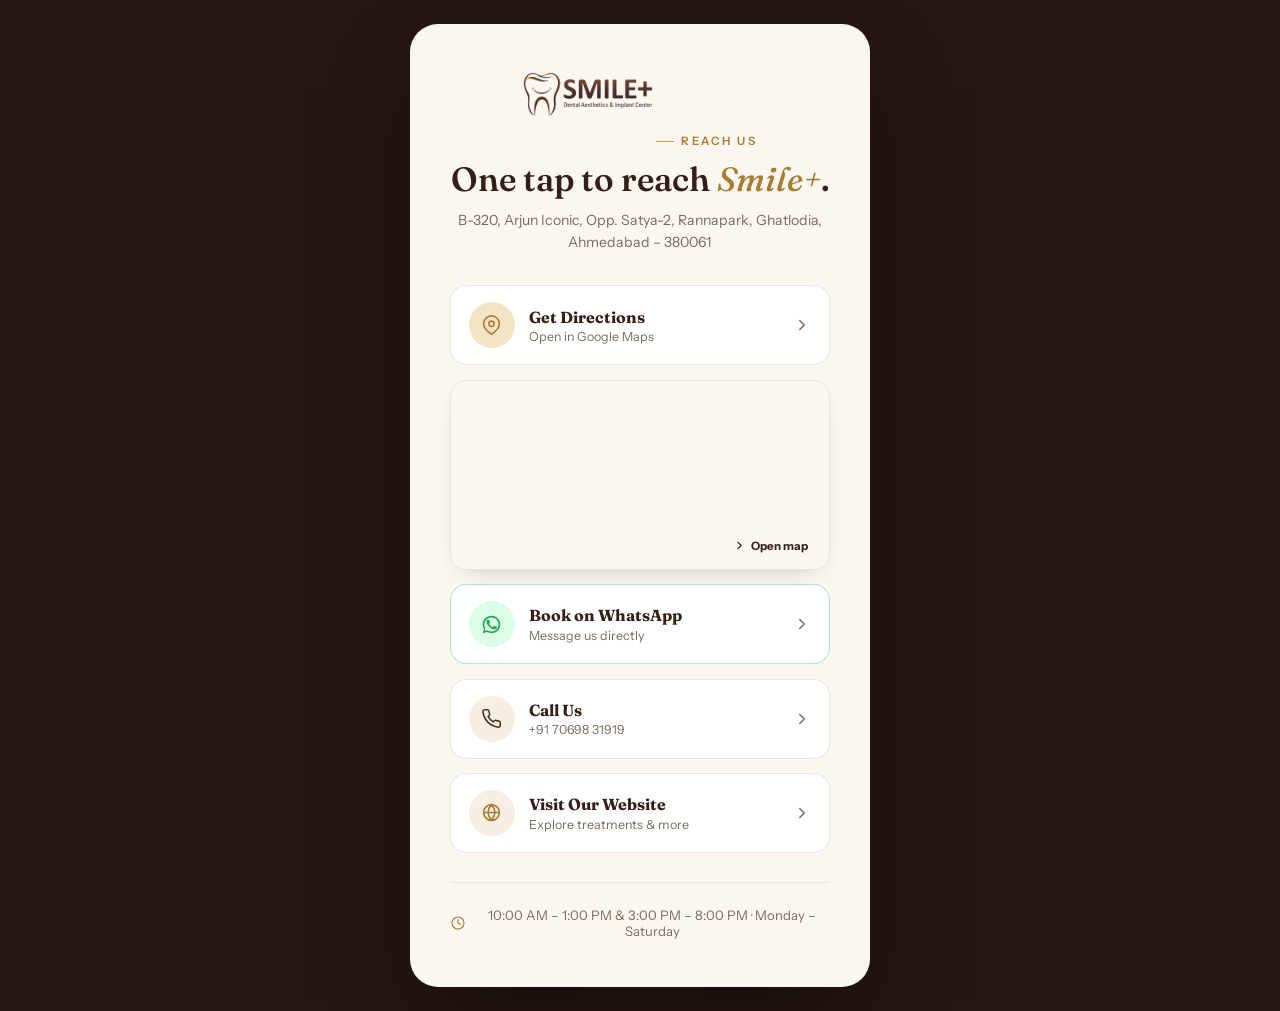
<file: reach-us.html>
<!DOCTYPE html>
<html lang="en">
<head>
<meta charset="UTF-8">
<meta name="viewport" content="width=device-width, initial-scale=1.0">
<title>Reach Us | Smile+ Dental Aesthetics & Implant Center</title>
<meta name="description" content="Get directions to Smile+, book your appointment on WhatsApp, or call the clinic directly — all in one tap.">
<meta name="robots" content="noindex, follow">
<link rel="canonical" href="https://thesmileplus.in/reach-us.html">
<link rel="icon" href="assets/img/favicon-32.png" sizes="32x32">
<link rel="preconnect" href="https://fonts.googleapis.com">
<link rel="preconnect" href="https://fonts.gstatic.com" crossorigin>
<link href="https://fonts.googleapis.com/css2?family=Fraunces:ital,opsz,wght@0,9..144,380..620;1,9..144,380..620&family=Instrument+Sans:wght@400..700&display=swap" rel="stylesheet">
<link rel="stylesheet" href="assets/css/style.css?v=1">
<link rel="stylesheet" href="assets/css/reach-us.css?v=3">
</head>
<body class="reach-body">

<main class="reach-main">
  <div class="reach-card">
    <a href="/" class="reach-logo">
      <img src="assets/img/logo-horizontal-transparent.png" alt="Smile+ Dental Aesthetics & Implant Center" width="1600" height="539">
    </a>
    <p class="eyebrow reach-eyebrow">Reach Us</p>
    <h1 class="reach-title">One tap to reach <em>Smile+</em>.</h1>
    <p class="reach-sub">B-320, Arjun Iconic, Opp. Satya-2, Rannapark, Ghatlodia, Ahmedabad – 380061</p>

    <div class="reach-actions">
      <a href="https://www.google.com/maps/dir/?api=1&destination=23.0668467,72.5474255" target="_blank" rel="noopener" class="reach-btn reach-directions">
        <span class="reach-btn-icon">
          <svg viewBox="0 0 24 24" fill="none" stroke="currentColor" stroke-width="1.8" stroke-linecap="round" stroke-linejoin="round"><path d="M21 10c0 6-9 12-9 12s-9-6-9-12a9 9 0 0 1 18 0z"/><circle cx="12" cy="10" r="3"/></svg>
        </span>
        <span class="reach-btn-text">
          <strong>Get Directions</strong>
          <span>Open in Google Maps</span>
        </span>
        <svg class="reach-btn-arrow" viewBox="0 0 24 24" fill="none" stroke="currentColor" stroke-width="2" stroke-linecap="round" stroke-linejoin="round"><path d="M9 18l6-6-6-6"/></svg>
      </a>

      <a href="https://www.google.com/maps/dir/?api=1&destination=23.0668467,72.5474255" target="_blank" rel="noopener" class="reach-map" aria-label="Open Smile+ location in Google Maps">
        <iframe
          src="https://www.google.com/maps?q=Smile%2B+Dental+Aesthetics+%26+Implant+Center&ll=23.0668467,72.5474255&z=16&t=k&output=embed"
          loading="lazy" referrerpolicy="no-referrer-when-downgrade" tabindex="-1"
          title="Smile+ Dental Aesthetics & Implant Center location on Google Maps"></iframe>
        <span class="reach-map-tap">
          <svg viewBox="0 0 24 24" fill="none" stroke="currentColor" stroke-width="2" stroke-linecap="round" stroke-linejoin="round"><path d="M9 18l6-6-6-6"/></svg>
          Open map
        </span>
      </a>

      <a href="https://wa.me/917069831919?text=Hi%20Smile%2B%2C%20I%27d%20like%20to%20book%20a%20dental%20appointment.%20Could%20you%20please%20share%20your%20next%20available%20slot%3F" target="_blank" rel="noopener" class="reach-btn reach-whatsapp">
        <span class="reach-btn-icon">
          <svg viewBox="0 0 24 24" fill="currentColor"><path d="M17.47 14.38c-.29-.15-1.7-.84-1.96-.93-.26-.1-.46-.15-.65.15-.19.29-.75.93-.92 1.12-.17.19-.34.22-.63.07-.29-.15-1.22-.45-2.33-1.44-.86-.77-1.44-1.72-1.61-2.01-.17-.29-.02-.45.13-.6.13-.13.29-.34.44-.51.15-.17.19-.29.29-.48.1-.19.05-.36-.02-.51-.07-.15-.65-1.58-.9-2.16-.24-.58-.48-.5-.65-.51-.17-.01-.36-.01-.56-.01-.19 0-.51.07-.78.36-.27.29-1.02 1-1.02 2.43 0 1.43 1.05 2.82 1.19 3.01.15.19 2.07 3.17 5.03 4.44.7.3 1.25.48 1.68.62.7.22 1.34.19 1.85.11.56-.08 1.7-.7 1.94-1.37.24-.68.24-1.26.17-1.38-.07-.12-.26-.19-.55-.34z"/><path d="M12.02 2C6.5 2 2 6.48 2 12c0 1.85.5 3.58 1.36 5.08L2 22l5.06-1.33A9.94 9.94 0 0 0 12.02 22C17.53 22 22 17.52 22 12S17.53 2 12.02 2zm0 18.1c-1.65 0-3.19-.46-4.5-1.26l-.32-.19-3 .79.8-2.93-.21-.3A8.09 8.09 0 0 1 3.9 12c0-4.48 3.64-8.12 8.12-8.12S20.14 7.52 20.14 12s-3.64 8.1-8.12 8.1z"/></svg>
        </span>
        <span class="reach-btn-text">
          <strong>Book on WhatsApp</strong>
          <span>Message us directly</span>
        </span>
        <svg class="reach-btn-arrow" viewBox="0 0 24 24" fill="none" stroke="currentColor" stroke-width="2" stroke-linecap="round" stroke-linejoin="round"><path d="M9 18l6-6-6-6"/></svg>
      </a>

      <a href="tel:+917069831919" class="reach-btn reach-call">
        <span class="reach-btn-icon">
          <svg viewBox="0 0 24 24" fill="none" stroke="currentColor" stroke-width="1.8" stroke-linecap="round" stroke-linejoin="round"><path d="M22 16.92v3a2 2 0 0 1-2.18 2 19.79 19.79 0 0 1-8.63-3.07 19.5 19.5 0 0 1-6-6 19.79 19.79 0 0 1-3.07-8.67A2 2 0 0 1 4.11 2h3a2 2 0 0 1 2 1.72c.127.96.362 1.903.7 2.81a2 2 0 0 1-.45 2.11L8.09 9.91a16 16 0 0 0 6 6l1.27-1.27a2 2 0 0 1 2.11-.45c.907.338 1.85.573 2.81.7A2 2 0 0 1 22 16.92z"/></svg>
        </span>
        <span class="reach-btn-text">
          <strong>Call Us</strong>
          <span>+91 70698 31919</span>
        </span>
        <svg class="reach-btn-arrow" viewBox="0 0 24 24" fill="none" stroke="currentColor" stroke-width="2" stroke-linecap="round" stroke-linejoin="round"><path d="M9 18l6-6-6-6"/></svg>
      </a>

      <a href="/" class="reach-btn reach-website">
        <span class="reach-btn-icon">
          <svg viewBox="0 0 24 24" fill="none" stroke="currentColor" stroke-width="1.8" stroke-linecap="round" stroke-linejoin="round"><circle cx="12" cy="12" r="9"/><path d="M3 12h18M12 3a15.3 15.3 0 0 1 4 9 15.3 15.3 0 0 1-4 9 15.3 15.3 0 0 1-4-9 15.3 15.3 0 0 1 4-9z"/></svg>
        </span>
        <span class="reach-btn-text">
          <strong>Visit Our Website</strong>
          <span>Explore treatments &amp; more</span>
        </span>
        <svg class="reach-btn-arrow" viewBox="0 0 24 24" fill="none" stroke="currentColor" stroke-width="2" stroke-linecap="round" stroke-linejoin="round"><path d="M9 18l6-6-6-6"/></svg>
      </a>
    </div>

    <div class="reach-hours">
      <svg viewBox="0 0 24 24" fill="none" stroke="currentColor" stroke-width="1.7" stroke-linecap="round" stroke-linejoin="round"><circle cx="12" cy="12" r="9"/><path d="M12 7v5l3.5 2"/></svg>
      10:00 AM – 1:00 PM &amp; 3:00 PM – 8:00 PM &middot; Monday – Saturday
    </div>
  </div>
</main>

</body>
</html>
</file>
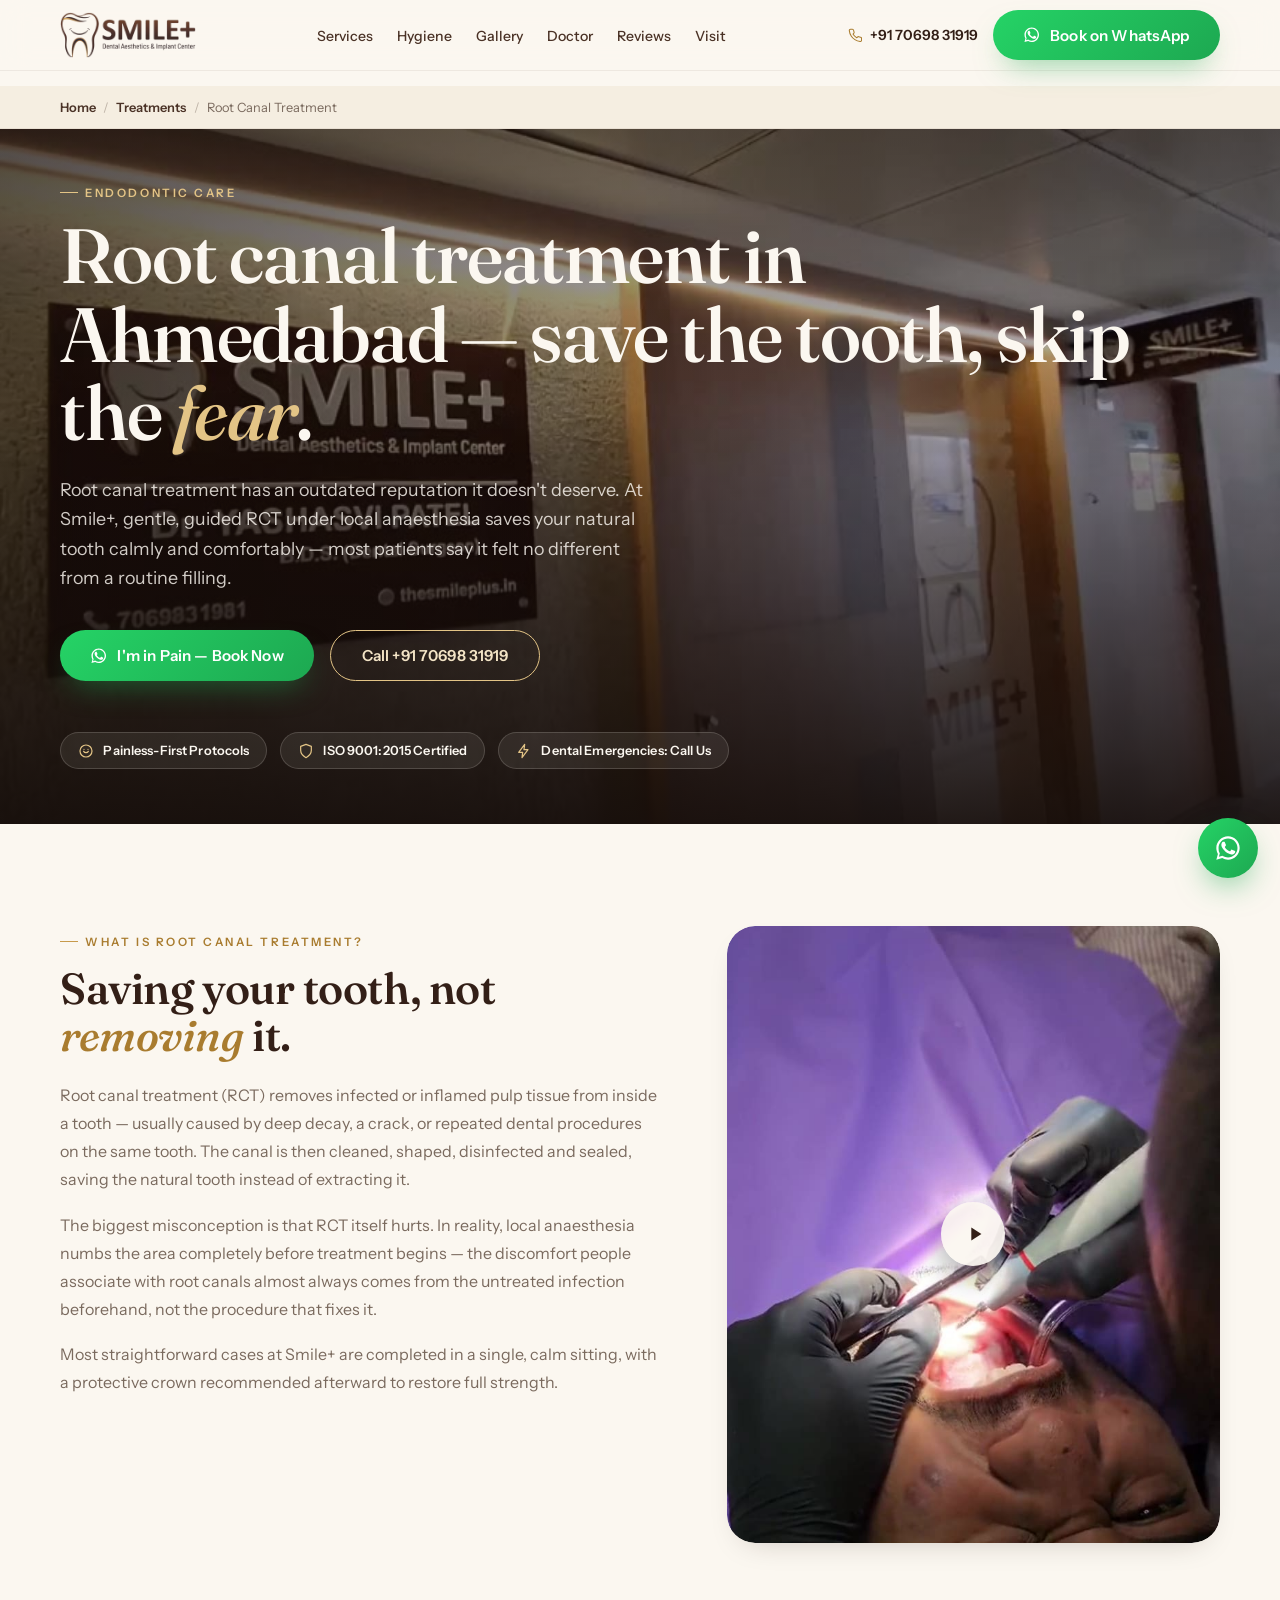
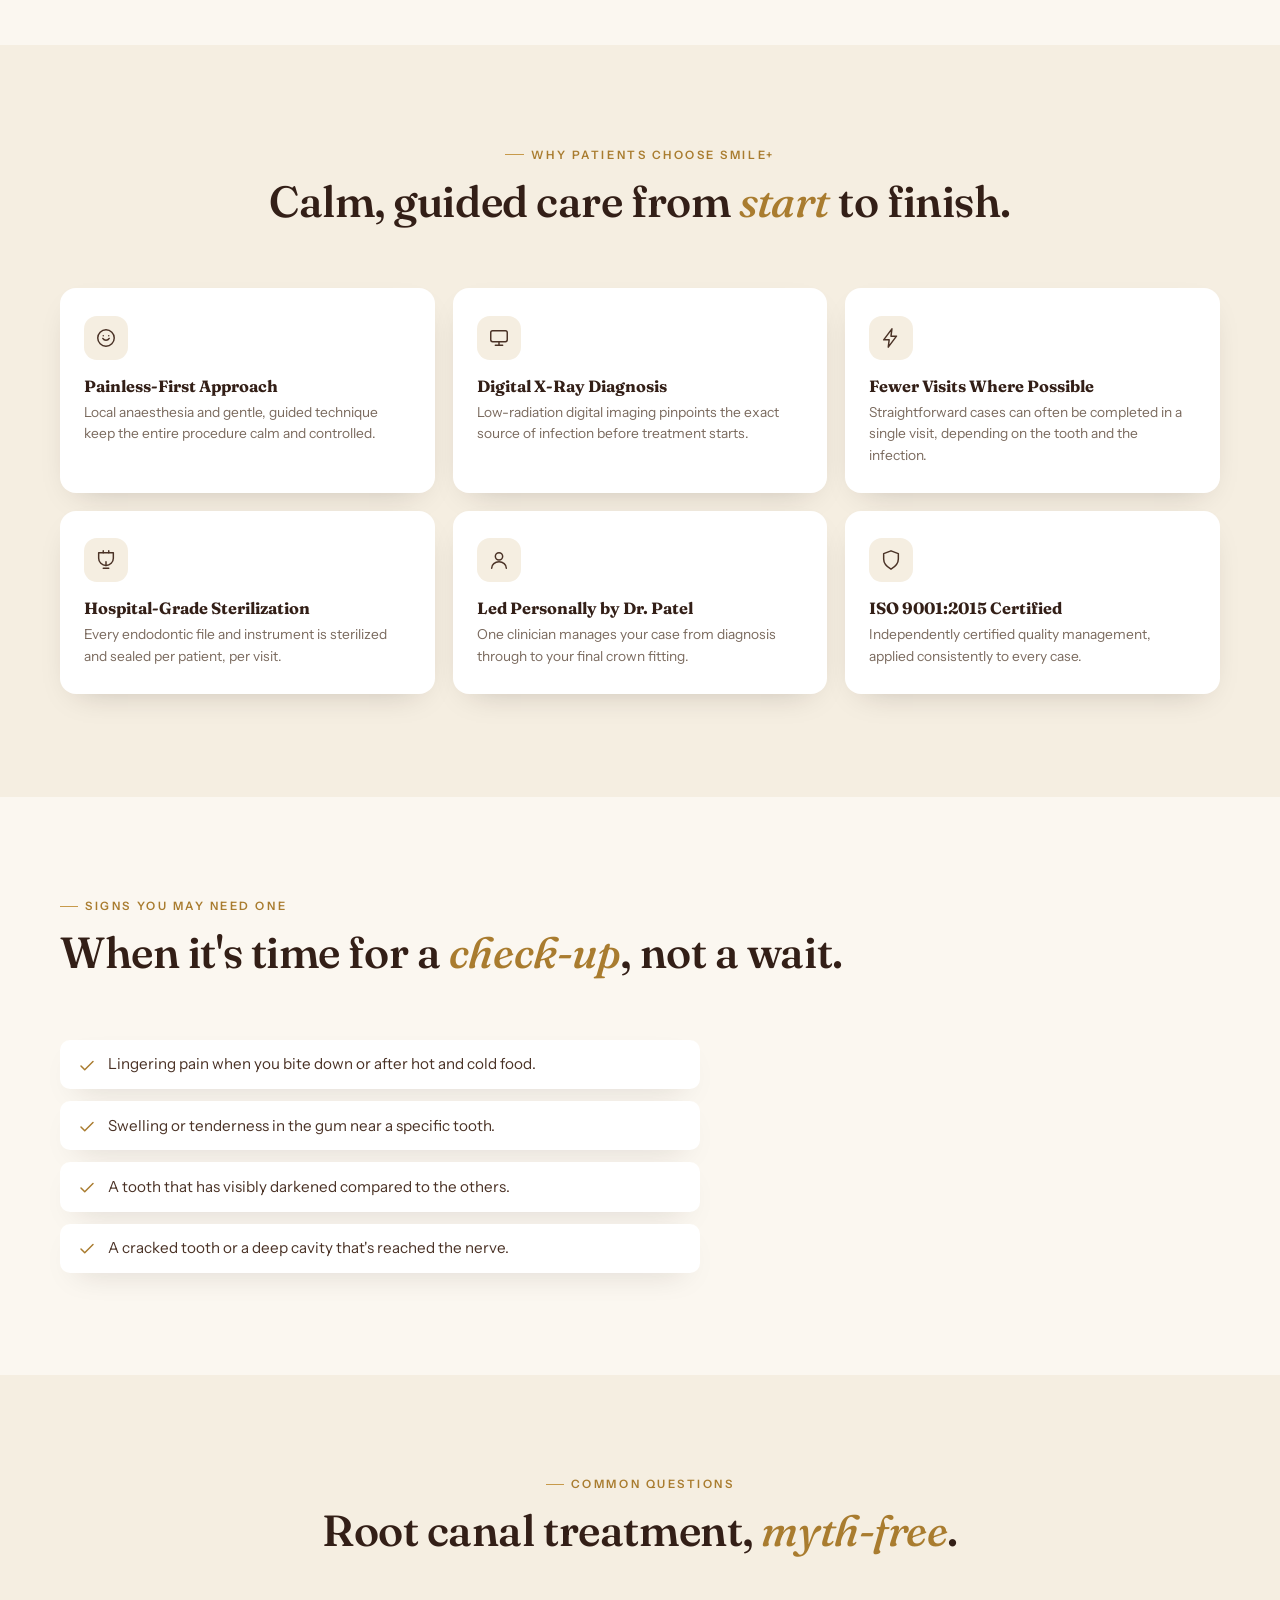
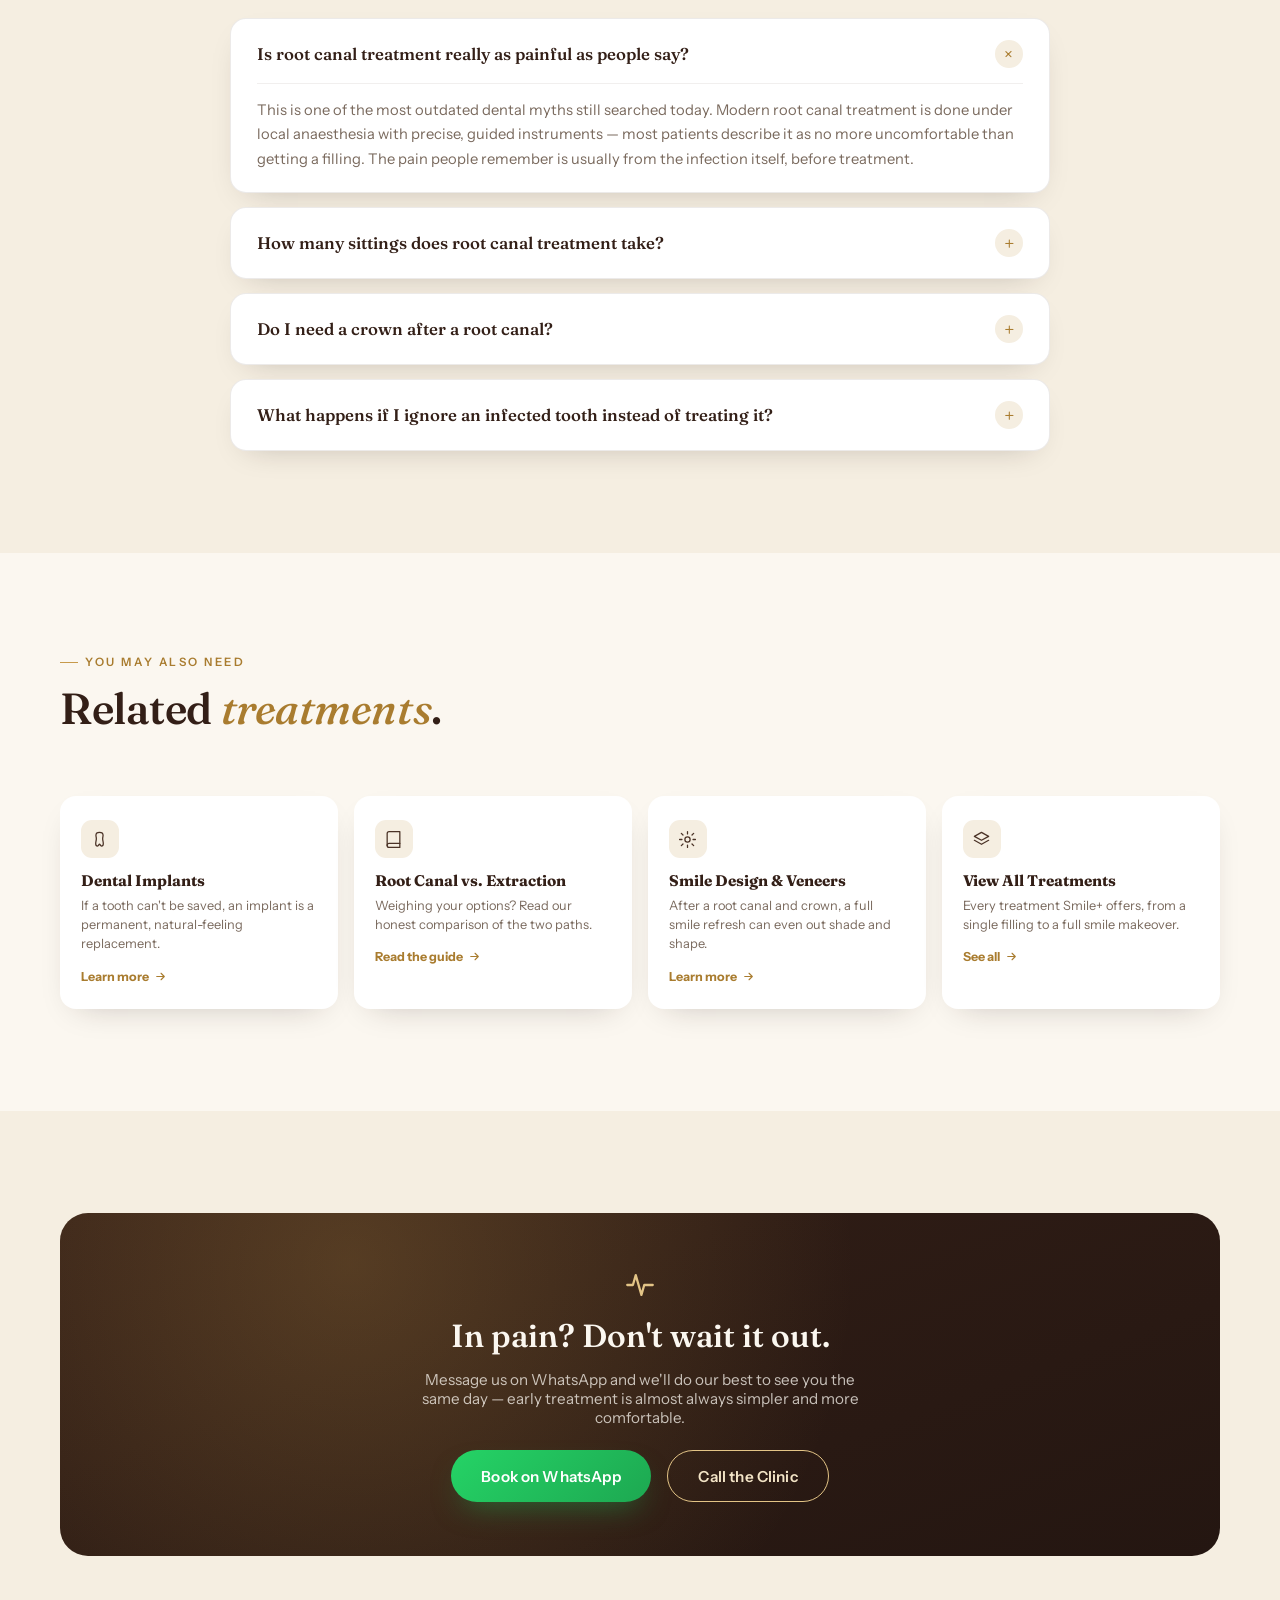
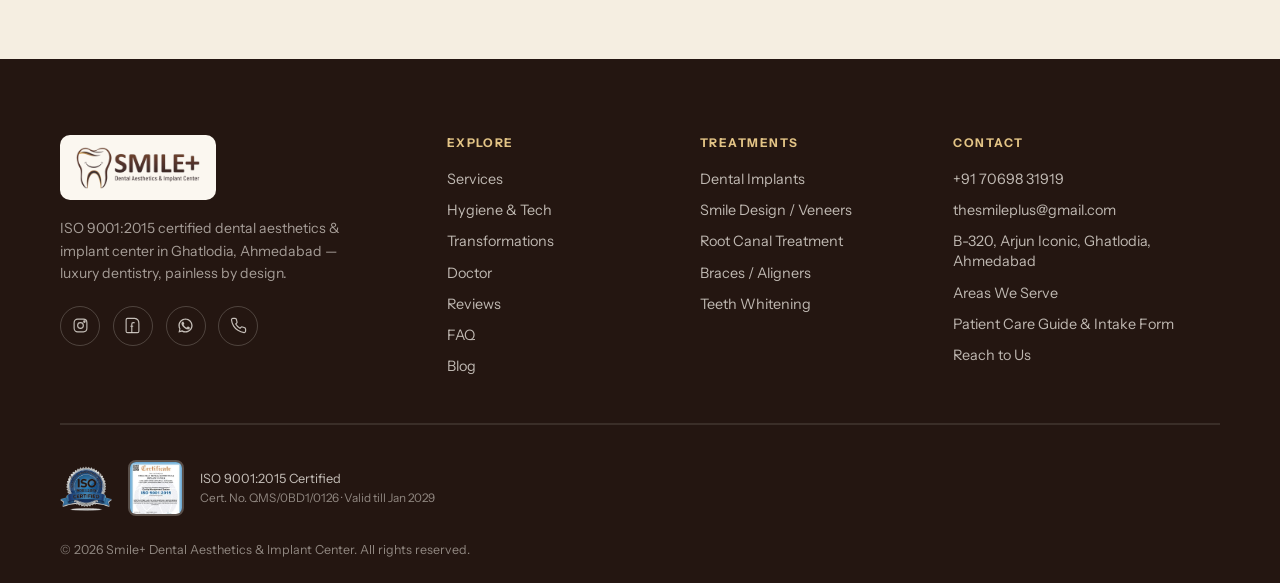
<file: root-canal-treatment-ahmedabad.html>
<!DOCTYPE html>
<html lang="en">
<head>
<meta charset="UTF-8">
<meta name="viewport" content="width=device-width, initial-scale=1.0">
<title>Painless Root Canal Treatment in Ahmedabad — Smile+ Ghatlodia</title>
<meta name="description" content="Save an infected tooth with gentle root canal treatment under local anaesthesia at Smile+, Ghatlodia, Ahmedabad. Emergency? Call us. Book on WhatsApp.">
<meta name="keywords" content="root canal treatment Ahmedabad, painless RCT Ghatlodia, single sitting root canal Ahmedabad, RCT cost Ahmedabad, best endodontist Ahmedabad, root canal specialist Ahmedabad">
<meta name="robots" content="index, follow">
<link rel="canonical" href="https://thesmileplus.in/root-canal-treatment-ahmedabad.html">

<meta property="og:type" content="website">
<meta property="og:site_name" content="Smile+ Dental Aesthetics & Implant Center">
<meta property="og:title" content="Painless Root Canal Treatment in Ahmedabad — Smile+ Ghatlodia">
<meta property="og:description" content="Save an infected tooth with gentle root canal treatment under local anaesthesia at Smile+, Ghatlodia, Ahmedabad. Emergency? Call us. Book on WhatsApp.">
<meta property="og:image" content="https://thesmileplus.in/assets/img/thumb-treatment-1.jpg">
<meta property="og:url" content="https://thesmileplus.in/root-canal-treatment-ahmedabad.html">
<meta property="og:locale" content="en_IN">
<meta name="twitter:card" content="summary_large_image">
<meta name="twitter:title" content="Painless Root Canal Treatment in Ahmedabad — Smile+ Ghatlodia">
<meta name="twitter:description" content="Save an infected tooth with gentle root canal treatment under local anaesthesia at Smile+, Ghatlodia, Ahmedabad. Emergency? Call us. Book on WhatsApp.">
<meta name="twitter:image" content="https://thesmileplus.in/assets/img/thumb-treatment-1.jpg">

<meta name="geo.region" content="IN-GJ">
<meta name="geo.placename" content="Ahmedabad">
<meta name="theme-color" content="#4A3226">

<link rel="icon" href="assets/img/favicon-32.png" sizes="32x32">
<link rel="icon" href="assets/img/favicon-192.png" sizes="192x192">
<link rel="apple-touch-icon" href="assets/img/apple-touch-icon.png">

<link rel="preconnect" href="https://fonts.googleapis.com">
<link rel="preconnect" href="https://fonts.gstatic.com" crossorigin>
<link href="https://fonts.googleapis.com/css2?family=Fraunces:ital,opsz,wght@0,9..144,380..620;1,9..144,380..620&family=Instrument+Sans:wght@400..700&display=swap" rel="stylesheet">
<link rel="stylesheet" href="assets/css/style.css?v=1">
<link rel="stylesheet" href="assets/css/service-page.css?v=2">

<script type="application/ld+json">
{
  "@context": "https://schema.org",
  "@type": "MedicalWebPage",
  "@id": "https://thesmileplus.in/root-canal-treatment-ahmedabad.html#webpage",
  "url": "https://thesmileplus.in/root-canal-treatment-ahmedabad.html",
  "name": "Root Canal Treatment in Ahmedabad",
  "description": "Save an infected tooth with gentle root canal treatment under local anaesthesia at Smile+, Ghatlodia, Ahmedabad. Emergency? Call us. Book on WhatsApp.",
  "inLanguage": "en-IN",
  "dateModified": "2026-11-06",
  "isPartOf": {
    "@id": "https://thesmileplus.in/#website"
  },
  "about": {
    "@type": "MedicalProcedure",
    "name": "Root Canal Treatment",
    "alternateName": "Endodontic Therapy, RCT",
    "procedureType": "https://schema.org/NoninvasiveProcedure",
    "bodyLocation": "Tooth root canal",
    "howPerformed": "Removal of infected or inflamed pulp tissue from inside the tooth under local anaesthesia, followed by cleaning, shaping, sealing of the root canal, and a protective crown."
  },
  "publisher": {
    "@type": "Dentist",
    "@id": "https://thesmileplus.in/#dentist",
    "name": "Smile+ Dental Aesthetics & Implant Center",
    "url": "https://thesmileplus.in/",
    "telephone": "+91-70698-31919",
    "address": {
      "@type": "PostalAddress",
      "streetAddress": "B-320, Arjun Iconic, Opp. Satya-2, Rannapark",
      "addressLocality": "Ghatlodia, Ahmedabad",
      "addressRegion": "Gujarat",
      "postalCode": "380061",
      "addressCountry": "IN"
    }
  }
}
</script>
<script type="application/ld+json">
{
  "@context": "https://schema.org",
  "@type": "BreadcrumbList",
  "itemListElement": [
    { "@type": "ListItem", "position": 1, "name": "Home", "item": "https://thesmileplus.in/" },
    { "@type": "ListItem", "position": 2, "name": "Root Canal Treatment", "item": "https://thesmileplus.in/root-canal-treatment-ahmedabad.html" }
  ]
}
</script>
<script type="application/ld+json">
{
  "@context": "https://schema.org",
  "@type": "FAQPage",
  "mainEntity": [
    { "@type": "Question", "name": "Is root canal treatment really as painful as people say?", "acceptedAnswer": { "@type": "Answer", "text": "This is one of the most outdated dental myths still searched today. Modern root canal treatment is done under local anaesthesia with precise, guided instruments — most patients describe it as no more uncomfortable than getting a filling. The pain people remember is usually from the infection itself, before treatment." } },
    { "@type": "Question", "name": "How many sittings does root canal treatment take?", "acceptedAnswer": { "@type": "Answer", "text": "Many straightforward cases can be completed in a single sitting. More complex infections or curved canals may need two visits, which Dr. Yashasvi Patel will confirm after examining your X-ray." } },
    { "@type": "Question", "name": "Do I need a crown after a root canal?", "acceptedAnswer": { "@type": "Answer", "text": "In most cases, yes — a crown protects the treated tooth, which becomes more brittle after the procedure, and restores full biting strength. Your dentist will advise if your specific tooth needs one." } },
    { "@type": "Question", "name": "What happens if I ignore an infected tooth instead of treating it?", "acceptedAnswer": { "@type": "Answer", "text": "An untreated infection can spread to the bone around the tooth, cause an abscess, and eventually mean the tooth can't be saved at all, requiring extraction. Treating it early with a root canal is almost always the more comfortable and affordable path." } }
  ]
}
</script>
</head>
<body>

<header class="site-header" id="siteHeader">
  <nav class="nav container">
    <a href="/" class="nav-logo">
      <img src="assets/img/logo-horizontal-transparent.png" alt="Smile+ Dental Aesthetics & Implant Center" class="nav-logo-img" width="1600" height="539">
    </a>
    <ul class="nav-links">
      <li><a href="/#services">Services</a></li>
      <li><a href="/#technology">Hygiene</a></li>
      <li><a href="/#gallery">Gallery</a></li>
      <li><a href="/#doctor">Doctor</a></li>
      <li><a href="/#reviews">Reviews</a></li>
      <li><a href="/#visit">Visit</a></li>
    </ul>
    <div class="nav-cta">
      <a href="tel:+917069831919" class="nav-phone">
        <svg viewBox="0 0 24 24" fill="none" stroke="currentColor" stroke-width="1.7" stroke-linecap="round" stroke-linejoin="round"><path d="M22 16.92v3a2 2 0 0 1-2.18 2 19.79 19.79 0 0 1-8.63-3.07 19.5 19.5 0 0 1-6-6 19.79 19.79 0 0 1-3.07-8.67A2 2 0 0 1 4.11 2h3a2 2 0 0 1 2 1.72c.127.96.362 1.903.7 2.81a2 2 0 0 1-.45 2.11L8.09 9.91a16 16 0 0 0 6 6l1.27-1.27a2 2 0 0 1 2.11-.45c.907.338 1.85.573 2.81.7A2 2 0 0 1 22 16.92z"/></svg>
        +91 70698 31919
      </a>
      <a href="https://wa.me/917069831919?text=Hi%20Smile%2B%2C%20I%27m%20in%20pain%20and%20would%20like%20to%20know%20more%20about%20root%20canal%20treatment." target="_blank" rel="noopener" class="btn btn-primary">
        <svg viewBox="0 0 24 24" fill="currentColor"><path d="M17.47 14.38c-.29-.15-1.7-.84-1.96-.93-.26-.1-.46-.15-.65.15-.19.29-.75.93-.92 1.12-.17.19-.34.22-.63.07-.29-.15-1.22-.45-2.33-1.44-.86-.77-1.44-1.72-1.61-2.01-.17-.29-.02-.45.13-.6.13-.13.29-.34.44-.51.15-.17.19-.29.29-.48.1-.19.05-.36-.02-.51-.07-.15-.65-1.58-.9-2.16-.24-.58-.48-.5-.65-.51-.17-.01-.36-.01-.56-.01-.19 0-.51.07-.78.36-.27.29-1.02 1-1.02 2.43 0 1.43 1.05 2.82 1.19 3.01.15.19 2.07 3.17 5.03 4.44.7.3 1.25.48 1.68.62.7.22 1.34.19 1.85.11.56-.08 1.7-.7 1.94-1.37.24-.68.24-1.26.17-1.38-.07-.12-.26-.19-.55-.34z"/><path d="M12.02 2C6.5 2 2 6.48 2 12c0 1.85.5 3.58 1.36 5.08L2 22l5.06-1.33A9.94 9.94 0 0 0 12.02 22C17.53 22 22 17.52 22 12S17.53 2 12.02 2zm0 18.1c-1.65 0-3.19-.46-4.5-1.26l-.32-.19-3 .79.8-2.93-.21-.3A8.09 8.09 0 0 1 3.9 12c0-4.48 3.64-8.12 8.12-8.12S20.14 7.52 20.14 12s-3.64 8.1-8.12 8.1z"/></svg>
        Book on WhatsApp
      </a>
    </div>
    <button class="nav-toggle" id="navToggle" aria-label="Open menu" aria-expanded="false">
      <svg viewBox="0 0 24 24" fill="none" stroke="currentColor" stroke-width="1.8" stroke-linecap="round"><path d="M4 6h16M4 12h16M4 18h16"/></svg>
    </button>
  </nav>
</header>

<div class="mobile-panel" id="mobilePanel">
  <a href="/#services">Services</a>
  <a href="/#technology">Hygiene &amp; Tech</a>
  <a href="/#gallery">Transformations</a>
  <a href="/#doctor">Doctor</a>
  <a href="/#reviews">Reviews</a>
  <a href="/#visit">Visit Us</a>
  <a href="https://wa.me/917069831919?text=Hi%20Smile%2B%2C%20I%27m%20in%20pain%20and%20would%20like%20to%20know%20more%20about%20root%20canal%20treatment." target="_blank" rel="noopener" class="btn btn-primary btn-block">Book on WhatsApp</a>
</div>

<div class="breadcrumb-bar">
  <div class="container breadcrumb">
    <a href="/">Home</a><span class="sep">/</span>
    <a href="/#services">Treatments</a><span class="sep">/</span>
    <span class="current">Root Canal Treatment</span>
  </div>
</div>

<section class="page-hero">
  <div class="page-hero-media">
    <img src="assets/img/hero-poster.jpg" alt="Smile+ Dental Aesthetics & Implant Center clinic interior" loading="eager" fetchpriority="high">
  </div>
  <div class="page-hero-inner container">
    <p class="eyebrow hero-eyebrow">Endodontic Care</p>
    <h1 class="hero-title">Root canal treatment in Ahmedabad — save the tooth, skip the <em>fear</em>.</h1>
    <p class="hero-sub">Root canal treatment has an outdated reputation it doesn't deserve. At Smile+, gentle, guided RCT under local anaesthesia saves your natural tooth calmly and comfortably — most patients say it felt no different from a routine filling.</p>
    <div class="hero-actions page-hero-actions">
      <a href="https://wa.me/917069831919?text=Hi%20Smile%2B%2C%20I%27m%20in%20pain%20and%20would%20like%20to%20book%20a%20root%20canal%20consultation." target="_blank" rel="noopener" class="btn btn-primary">
        <svg viewBox="0 0 24 24" fill="currentColor"><path d="M17.47 14.38c-.29-.15-1.7-.84-1.96-.93-.26-.1-.46-.15-.65.15-.19.29-.75.93-.92 1.12-.17.19-.34.22-.63.07-.29-.15-1.22-.45-2.33-1.44-.86-.77-1.44-1.72-1.61-2.01-.17-.29-.02-.45.13-.6.13-.13.29-.34.44-.51.15-.17.19-.29.29-.48.1-.19.05-.36-.02-.51-.07-.15-.65-1.58-.9-2.16-.24-.58-.48-.5-.65-.51-.17-.01-.36-.01-.56-.01-.19 0-.51.07-.78.36-.27.29-1.02 1-1.02 2.43 0 1.43 1.05 2.82 1.19 3.01.15.19 2.07 3.17 5.03 4.44.7.3 1.25.48 1.68.62.7.22 1.34.19 1.85.11.56-.08 1.7-.7 1.94-1.37.24-.68.24-1.26.17-1.38-.07-.12-.26-.19-.55-.34z"/><path d="M12.02 2C6.5 2 2 6.48 2 12c0 1.85.5 3.58 1.36 5.08L2 22l5.06-1.33A9.94 9.94 0 0 0 12.02 22C17.53 22 22 17.52 22 12S17.53 2 12.02 2zm0 18.1c-1.65 0-3.19-.46-4.5-1.26l-.32-.19-3 .79.8-2.93-.21-.3A8.09 8.09 0 0 1 3.9 12c0-4.48 3.64-8.12 8.12-8.12S20.14 7.52 20.14 12s-3.64 8.1-8.12 8.1z"/></svg>
        I'm in Pain — Book Now
      </a>
      <a href="tel:+917069831919" class="btn btn-outline on-dark">Call +91 70698 31919</a>
    </div>
    <div class="stat-chip-row">
      <span class="stat-chip"><svg viewBox="0 0 24 24" fill="none" stroke="currentColor" stroke-width="1.8" stroke-linecap="round" stroke-linejoin="round"><circle cx="12" cy="12" r="9"/><path d="M8.5 12.5s1.2 2 3.5 2 3.5-2 3.5-2M9 9.5h.01M15 9.5h.01"/></svg> Painless-First Protocols</span>
      <span class="stat-chip"><svg viewBox="0 0 24 24" fill="none" stroke="currentColor" stroke-width="1.8" stroke-linecap="round" stroke-linejoin="round"><path d="M12 2l8 3v6c0 5-3.5 8.5-8 11-4.5-2.5-8-6-8-11V5l8-3z"/></svg> ISO 9001:2015 Certified</span>
      <span class="stat-chip"><svg viewBox="0 0 24 24" fill="none" stroke="currentColor" stroke-width="1.8" stroke-linecap="round" stroke-linejoin="round"><path d="M13 2 4 14h6l-1 8 9-12h-6l1-8z"/></svg> Dental Emergencies: Call Us</span>
    </div>
  </div>
</section>

<section class="section ivory">
  <div class="container">
    <div class="two-col">
      <div class="reveal">
        <p class="eyebrow">What Is Root Canal Treatment?</p>
        <h2 class="section-title" style="margin-block:1rem 1.4rem;">Saving your tooth, not <em>removing</em> it.</h2>
        <div class="prose">
          <p>Root canal treatment (RCT) removes infected or inflamed pulp tissue from inside a tooth — usually caused by deep decay, a crack, or repeated dental procedures on the same tooth. The canal is then cleaned, shaped, disinfected and sealed, saving the natural tooth instead of extracting it.</p>
          <p>The biggest misconception is that RCT itself hurts. In reality, local anaesthesia numbs the area completely before treatment begins — the discomfort people associate with root canals almost always comes from the untreated infection beforehand, not the procedure that fixes it.</p>
          <p>Most straightforward cases at Smile+ are completed in a single, calm sitting, with a protective crown recommended afterward to restore full strength.</p>
        </div>
      </div>
      <div class="two-col-media reveal video-trigger" data-video="assets/video/patient-treatment-1.mp4" data-poster="assets/img/thumb-treatment-1.jpg" style="position:relative;cursor:pointer;border-radius:var(--radius-lg);overflow:hidden;box-shadow:var(--shadow-card);">
        <img src="assets/img/thumb-treatment-1.jpg" alt="Chairside dental treatment in progress at Smile+" loading="lazy" decoding="async" style="aspect-ratio:4/5;object-fit:cover;">
        <span class="play-badge"><svg viewBox="0 0 24 24" fill="currentColor"><path d="M8 5v14l11-7z"/></svg></span>
      </div>
    </div>
  </div>
</section>

<section class="section panel">
  <div class="container">
    <div class="section-head center reveal">
      <p class="eyebrow">Why Patients Choose Smile+</p>
      <h2 class="section-title">Calm, guided care from <em>start</em> to finish.</h2>
    </div>
    <div class="benefit-grid">
      <div class="benefit-card reveal">
        <div class="icon"><svg viewBox="0 0 24 24" fill="none" stroke="currentColor" stroke-width="1.6" stroke-linecap="round" stroke-linejoin="round"><circle cx="12" cy="12" r="9"/><path d="M8.5 12.5s1.2 2 3.5 2 3.5-2 3.5-2M9 9.5h.01M15 9.5h.01"/></svg></div>
        <h3>Painless-First Approach</h3>
        <p>Local anaesthesia and gentle, guided technique keep the entire procedure calm and controlled.</p>
      </div>
      <div class="benefit-card reveal">
        <div class="icon"><svg viewBox="0 0 24 24" fill="none" stroke="currentColor" stroke-width="1.6" stroke-linecap="round" stroke-linejoin="round"><rect x="3" y="4" width="18" height="12" rx="2"/><path d="M8 20h8M12 16v4"/></svg></div>
        <h3>Digital X-Ray Diagnosis</h3>
        <p>Low-radiation digital imaging pinpoints the exact source of infection before treatment starts.</p>
      </div>
      <div class="benefit-card reveal">
        <div class="icon"><svg viewBox="0 0 24 24" fill="none" stroke="currentColor" stroke-width="1.6" stroke-linecap="round" stroke-linejoin="round"><path d="M13 2 4 14h6l-1 8 9-12h-6l1-8z"/></svg></div>
        <h3>Fewer Visits Where Possible</h3>
        <p>Straightforward cases can often be completed in a single visit, depending on the tooth and the infection.</p>
      </div>
      <div class="benefit-card reveal">
        <div class="icon"><svg viewBox="0 0 24 24" fill="none" stroke="currentColor" stroke-width="1.6" stroke-linecap="round" stroke-linejoin="round"><path d="M4 4h16v6a8 8 0 0 1-16 0V4z"/><path d="M9 4V2M15 4V2M12 14v4M9 21h6"/></svg></div>
        <h3>Hospital-Grade Sterilization</h3>
        <p>Every endodontic file and instrument is sterilized and sealed per patient, per visit.</p>
      </div>
      <div class="benefit-card reveal">
        <div class="icon"><svg viewBox="0 0 24 24" fill="none" stroke="currentColor" stroke-width="1.6" stroke-linecap="round" stroke-linejoin="round"><circle cx="12" cy="8" r="4"/><path d="M4 21c0-4 3.6-7 8-7s8 3 8 7"/></svg></div>
        <h3>Led Personally by Dr. Patel</h3>
        <p>One clinician manages your case from diagnosis through to your final crown fitting.</p>
      </div>
      <div class="benefit-card reveal">
        <div class="icon"><svg viewBox="0 0 24 24" fill="none" stroke="currentColor" stroke-width="1.6" stroke-linecap="round" stroke-linejoin="round"><path d="M12 2l8 3v6c0 5-3.5 8.5-8 11-4.5-2.5-8-6-8-11V5l8-3z"/></svg></div>
        <h3>ISO 9001:2015 Certified</h3>
        <p>Independently certified quality management, applied consistently to every case.</p>
      </div>
    </div>
  </div>
</section>

<section class="section ivory">
  <div class="container">
    <div class="section-head reveal">
      <p class="eyebrow">Signs You May Need One</p>
      <h2 class="section-title">When it's time for a <em>check-up</em>, not a wait.</h2>
    </div>
    <ul class="sign-list">
      <li><svg viewBox="0 0 24 24" fill="none" stroke="currentColor" stroke-width="2" stroke-linecap="round" stroke-linejoin="round"><path d="M20 6 9 17l-5-5"/></svg> Lingering pain when you bite down or after hot and cold food.</li>
      <li><svg viewBox="0 0 24 24" fill="none" stroke="currentColor" stroke-width="2" stroke-linecap="round" stroke-linejoin="round"><path d="M20 6 9 17l-5-5"/></svg> Swelling or tenderness in the gum near a specific tooth.</li>
      <li><svg viewBox="0 0 24 24" fill="none" stroke="currentColor" stroke-width="2" stroke-linecap="round" stroke-linejoin="round"><path d="M20 6 9 17l-5-5"/></svg> A tooth that has visibly darkened compared to the others.</li>
      <li><svg viewBox="0 0 24 24" fill="none" stroke="currentColor" stroke-width="2" stroke-linecap="round" stroke-linejoin="round"><path d="M20 6 9 17l-5-5"/></svg> A cracked tooth or a deep cavity that's reached the nerve.</li>
    </ul>
  </div>
</section>

<section class="section panel" id="faq">
  <div class="container">
    <div class="section-head center reveal">
      <p class="eyebrow">Common Questions</p>
      <h2 class="section-title">Root canal treatment, <em>myth-free</em>.</h2>
    </div>
    <div class="faq-list">
      <details class="faq-item reveal" open>
        <summary>Is root canal treatment really as painful as people say?</summary>
        <p>This is one of the most outdated dental myths still searched today. Modern root canal treatment is done under local anaesthesia with precise, guided instruments — most patients describe it as no more uncomfortable than getting a filling. The pain people remember is usually from the infection itself, before treatment.</p>
      </details>
      <details class="faq-item reveal">
        <summary>How many sittings does root canal treatment take?</summary>
        <p>Many straightforward cases can be completed in a single sitting. More complex infections or curved canals may need two visits, which Dr. Yashasvi Patel will confirm after examining your X-ray.</p>
      </details>
      <details class="faq-item reveal">
        <summary>Do I need a crown after a root canal?</summary>
        <p>In most cases, yes — a crown protects the treated tooth, which becomes more brittle after the procedure, and restores full biting strength. Your dentist will advise if your specific tooth needs one.</p>
      </details>
      <details class="faq-item reveal">
        <summary>What happens if I ignore an infected tooth instead of treating it?</summary>
        <p>An untreated infection can spread to the bone around the tooth, cause an abscess, and eventually mean the tooth can't be saved at all, requiring extraction. Treating it early with a root canal is almost always the more comfortable and affordable path.</p>
      </details>
    </div>
  </div>
</section>

<section class="section ivory">
  <div class="container">
    <div class="section-head reveal">
      <p class="eyebrow">You May Also Need</p>
      <h2 class="section-title">Related <em>treatments</em>.</h2>
    </div>
    <div class="related-grid">
      <a href="dental-implants-ahmedabad.html" class="related-card reveal">
        <div class="icon"><svg viewBox="0 0 24 24" fill="none" stroke="currentColor" stroke-width="1.6" stroke-linecap="round" stroke-linejoin="round"><path d="M12 3c2.5 0 4.5 1.3 4.5 3.6 0 1.6-.5 2.7-.5 4.4 0 2.3.8 4 .8 6.3 0 1.7-1 3-2.3 3-1.4 0-1.7-2.4-2.5-2.4s-1.1 2.4-2.5 2.4c-1.3 0-2.3-1.3-2.3-3 0-2.3.8-4 .8-6.3 0-1.7-.5-2.8-.5-4.4C7.5 4.3 9.5 3 12 3z"/></svg></div>
        <h3>Dental Implants</h3>
        <p>If a tooth can't be saved, an implant is a permanent, natural-feeling replacement.</p>
        <span class="link">Learn more <svg viewBox="0 0 24 24" fill="none" stroke="currentColor" stroke-width="2" stroke-linecap="round" stroke-linejoin="round"><path d="M5 12h14M13 6l6 6-6 6"/></svg></span>
      </a>
      <a href="blog-root-canal-vs-extraction.html" class="related-card reveal">
        <div class="icon"><svg viewBox="0 0 24 24" fill="none" stroke="currentColor" stroke-width="1.6" stroke-linecap="round" stroke-linejoin="round"><path d="M4 19.5A2.5 2.5 0 0 1 6.5 17H20"/><path d="M6.5 2H20v20H6.5A2.5 2.5 0 0 1 4 19.5v-15A2.5 2.5 0 0 1 6.5 2z"/></svg></div>
        <h3>Root Canal vs. Extraction</h3>
        <p>Weighing your options? Read our honest comparison of the two paths.</p>
        <span class="link">Read the guide <svg viewBox="0 0 24 24" fill="none" stroke="currentColor" stroke-width="2" stroke-linecap="round" stroke-linejoin="round"><path d="M5 12h14M13 6l6 6-6 6"/></svg></span>
      </a>
      <a href="smile-design-veneers-ahmedabad.html" class="related-card reveal">
        <div class="icon"><svg viewBox="0 0 24 24" fill="none" stroke="currentColor" stroke-width="1.6" stroke-linecap="round" stroke-linejoin="round"><path d="M12 2v3M12 19v3M4.2 4.2l2.1 2.1M17.7 17.7l2.1 2.1M2 12h3M19 12h3M4.2 19.8l2.1-2.1M17.7 6.3l2.1-2.1"/><circle cx="12" cy="12" r="3.3"/></svg></div>
        <h3>Smile Design &amp; Veneers</h3>
        <p>After a root canal and crown, a full smile refresh can even out shade and shape.</p>
        <span class="link">Learn more <svg viewBox="0 0 24 24" fill="none" stroke="currentColor" stroke-width="2" stroke-linecap="round" stroke-linejoin="round"><path d="M5 12h14M13 6l6 6-6 6"/></svg></span>
      </a>
      <a href="/#services" class="related-card reveal">
        <div class="icon"><svg viewBox="0 0 24 24" fill="none" stroke="currentColor" stroke-width="1.6" stroke-linecap="round" stroke-linejoin="round"><path d="m12 3 9 5-9 5-9-5 9-5z"/><path d="m3 13 9 5 9-5"/></svg></div>
        <h3>View All Treatments</h3>
        <p>Every treatment Smile+ offers, from a single filling to a full smile makeover.</p>
        <span class="link">See all <svg viewBox="0 0 24 24" fill="none" stroke="currentColor" stroke-width="2" stroke-linecap="round" stroke-linejoin="round"><path d="M5 12h14M13 6l6 6-6 6"/></svg></span>
      </a>
    </div>
  </div>
</section>

<section class="section panel">
  <div class="container">
    <div class="cta-banner reveal">
      <div class="cta-banner-inner">
        <svg viewBox="0 0 24 24" width="34" height="34" fill="none" stroke="currentColor" stroke-width="1.6" stroke-linecap="round" stroke-linejoin="round" style="color:var(--gold-300);"><path d="M3 12h4l2-7 4 14 2-7h6"/></svg>
        <h2>In pain? Don't wait it out.</h2>
        <p>Message us on WhatsApp and we'll do our best to see you the same day — early treatment is almost always simpler and more comfortable.</p>
        <div class="cta-banner-actions">
          <a href="https://wa.me/917069831919?text=Hi%20Smile%2B%2C%20I%27m%20in%20pain%20and%20would%20like%20to%20book%20an%20urgent%20appointment." target="_blank" rel="noopener" class="btn btn-primary">Book on WhatsApp</a>
          <a href="tel:+917069831919" class="btn btn-outline on-dark">Call the Clinic</a>
        </div>
      </div>
    </div>
  </div>
</section>

<footer class="site-footer">
  <div class="container">
    <div class="footer-grid">
      <div class="footer-brand">
        <div class="footer-logo-wrap">
          <img src="assets/img/logo-horizontal-transparent.png" alt="Smile+ Dental Aesthetics & Implant Center" class="footer-logo-img">
        </div>
        <p>ISO 9001:2015 certified dental aesthetics &amp; implant center in Ghatlodia, Ahmedabad — luxury dentistry, painless by design.</p>
        <div class="footer-social">
          <a href="https://www.instagram.com/thesmileplus.in" target="_blank" rel="noopener" aria-label="Smile+ on Instagram">
            <svg viewBox="0 0 24 24" fill="none" stroke="currentColor" stroke-width="1.6"><rect x="3" y="3" width="18" height="18" rx="5"/><circle cx="12" cy="12" r="4"/><circle cx="17.5" cy="6.5" r="1"/></svg>
          </a>
          <a href="https://www.facebook.com/share/19VB5MRfCB/" target="_blank" rel="noopener" aria-label="Smile+ on Facebook">
            <svg viewBox="0 0 24 24" fill="none" stroke="currentColor" stroke-width="1.6"><path d="M15 8h-2a2 2 0 0 0-2 2v12M9 13h4"/><path d="M15 2H5a2 2 0 0 0-2 2v16a2 2 0 0 0 2 2h14a2 2 0 0 0 2-2V9a7 7 0 0 0-6-7z"/></svg>
          </a>
          <a href="https://wa.me/917069831919?text=Hi%20Smile%2B%2C%20I%27d%20like%20to%20book%20a%20dental%20consultation." target="_blank" rel="noopener" aria-label="Smile+ on WhatsApp">
            <svg viewBox="0 0 24 24" fill="currentColor"><path d="M17.47 14.38c-.29-.15-1.7-.84-1.96-.93-.26-.1-.46-.15-.65.15-.19.29-.75.93-.92 1.12-.17.19-.34.22-.63.07-.29-.15-1.22-.45-2.33-1.44-.86-.77-1.44-1.72-1.61-2.01-.17-.29-.02-.45.13-.6.13-.13.29-.34.44-.51.15-.17.19-.29.29-.48.1-.19.05-.36-.02-.51-.07-.15-.65-1.58-.9-2.16-.24-.58-.48-.5-.65-.51-.17-.01-.36-.01-.56-.01-.19 0-.51.07-.78.36-.27.29-1.02 1-1.02 2.43 0 1.43 1.05 2.82 1.19 3.01.15.19 2.07 3.17 5.03 4.44.7.3 1.25.48 1.68.62.7.22 1.34.19 1.85.11.56-.08 1.7-.7 1.94-1.37.24-.68.24-1.26.17-1.38-.07-.12-.26-.19-.55-.34z"/><path d="M12.02 2C6.5 2 2 6.48 2 12c0 1.85.5 3.58 1.36 5.08L2 22l5.06-1.33A9.94 9.94 0 0 0 12.02 22C17.53 22 22 17.52 22 12S17.53 2 12.02 2zm0 18.1c-1.65 0-3.19-.46-4.5-1.26l-.32-.19-3 .79.8-2.93-.21-.3A8.09 8.09 0 0 1 3.9 12c0-4.48 3.64-8.12 8.12-8.12S20.14 7.52 20.14 12s-3.64 8.1-8.12 8.1z"/></svg>
          </a>
          <a href="tel:+917069831919" aria-label="Call Smile+">
            <svg viewBox="0 0 24 24" fill="none" stroke="currentColor" stroke-width="1.7" stroke-linecap="round" stroke-linejoin="round"><path d="M22 16.92v3a2 2 0 0 1-2.18 2 19.79 19.79 0 0 1-8.63-3.07 19.5 19.5 0 0 1-6-6 19.79 19.79 0 0 1-3.07-8.67A2 2 0 0 1 4.11 2h3a2 2 0 0 1 2 1.72c.127.96.362 1.903.7 2.81a2 2 0 0 1-.45 2.11L8.09 9.91a16 16 0 0 0 6 6l1.27-1.27a2 2 0 0 1 2.11-.45c.907.338 1.85.573 2.81.7A2 2 0 0 1 22 16.92z"/></svg>
          </a>
        </div>
      </div>
      <div class="footer-col">
        <h3>Explore</h3>
        <ul>
          <li><a href="/#services">Services</a></li>
          <li><a href="/#technology">Hygiene &amp; Tech</a></li>
          <li><a href="/#gallery">Transformations</a></li>
          <li><a href="/#doctor">Doctor</a></li>
          <li><a href="/#reviews">Reviews</a></li>
          <li><a href="/#faq">FAQ</a></li>
          <li><a href="blog.html">Blog</a></li>
        </ul>
      </div>
      <div class="footer-col">
        <h3>Treatments</h3>
        <ul>
          <li><a href="dental-implants-ahmedabad.html">Dental Implants</a></li>
          <li><a href="smile-design-veneers-ahmedabad.html">Smile Design / Veneers</a></li>
          <li><a href="root-canal-treatment-ahmedabad.html">Root Canal Treatment</a></li>
          <li><a href="braces-aligners-ahmedabad.html">Braces / Aligners</a></li>
          <li><a href="teeth-whitening-ahmedabad.html">Teeth Whitening</a></li>
        </ul>
      </div>
      <div class="footer-col">
        <h3>Contact</h3>
        <ul>
          <li><a href="tel:+917069831919">+91 70698 31919</a></li>
          <li><a href="mailto:thesmileplus@gmail.com">thesmileplus@gmail.com</a></li>
          <li><a href="/#visit">B-320, Arjun Iconic, Ghatlodia, Ahmedabad</a></li>
          <li><a href="areas-we-serve.html">Areas We Serve</a></li>
          <li><a href="patient-care.html">Patient Care Guide &amp; Intake Form</a></li>
          <li><a href="reach-us.html">Reach to Us</a></li>
        </ul>
      </div>
    </div>
    <div class="footer-iso">
      <img src="assets/img/iso-badge.png" alt="ISO 9001:2015 Certified badge" class="footer-iso-badge" width="320" height="276" loading="lazy" decoding="async">
      <a href="assets/img/iso-certificate.jpg" target="_blank" rel="noopener" class="footer-iso-cert">
        <img src="assets/img/iso-certificate-thumb.jpg" alt="Smile+ ISO 9001:2015 certificate — click to view full certificate" width="160" height="228" loading="lazy" decoding="async">
      </a>
      <span class="footer-iso-text">ISO 9001:2015 Certified<br><span>Cert. No. QMS/0BD1/0126 &middot; Valid till Jan 2029</span></span>
    </div>
    <div class="footer-bottom">
      <span>&copy; <span id="year"></span> Smile+ Dental Aesthetics &amp; Implant Center. All rights reserved.</span>
    </div>
  </div>
</footer>

<a href="https://wa.me/917069831919?text=Hi%20Smile%2B%2C%20I%27m%20in%20pain%20and%20would%20like%20to%20know%20more%20about%20root%20canal%20treatment." target="_blank" rel="noopener" class="wa-float" aria-label="Chat with Smile+ on WhatsApp">
  <svg viewBox="0 0 24 24" fill="currentColor"><path d="M17.47 14.38c-.29-.15-1.7-.84-1.96-.93-.26-.1-.46-.15-.65.15-.19.29-.75.93-.92 1.12-.17.19-.34.22-.63.07-.29-.15-1.22-.45-2.33-1.44-.86-.77-1.44-1.72-1.61-2.01-.17-.29-.02-.45.13-.6.13-.13.29-.34.44-.51.15-.17.19-.29.29-.48.1-.19.05-.36-.02-.51-.07-.15-.65-1.58-.9-2.16-.24-.58-.48-.5-.65-.51-.17-.01-.36-.01-.56-.01-.19 0-.51.07-.78.36-.27.29-1.02 1-1.02 2.43 0 1.43 1.05 2.82 1.19 3.01.15.19 2.07 3.17 5.03 4.44.7.3 1.25.48 1.68.62.7.22 1.34.19 1.85.11.56-.08 1.7-.7 1.94-1.37.24-.68.24-1.26.17-1.38-.07-.12-.26-.19-.55-.34z"/><path d="M12.02 2C6.5 2 2 6.48 2 12c0 1.85.5 3.58 1.36 5.08L2 22l5.06-1.33A9.94 9.94 0 0 0 12.02 22C17.53 22 22 17.52 22 12S17.53 2 12.02 2zm0 18.1c-1.65 0-3.19-.46-4.5-1.26l-.32-.19-3 .79.8-2.93-.21-.3A8.09 8.09 0 0 1 3.9 12c0-4.48 3.64-8.12 8.12-8.12S20.14 7.52 20.14 12s-3.64 8.1-8.12 8.1z"/></svg>
</a>

<div class="lightbox" id="lightbox">
  <button class="lightbox-close" id="lightboxClose" aria-label="Close video"><svg viewBox="0 0 24 24" fill="none" stroke="currentColor" stroke-width="1.8" stroke-linecap="round"><path d="M6 6l12 12M18 6 6 18"/></svg></button>
  <video id="lightboxVideo" controls playsinline></video>
</div>

<script src="assets/js/main.js?v=1"></script>
</body>
</html>
</file>
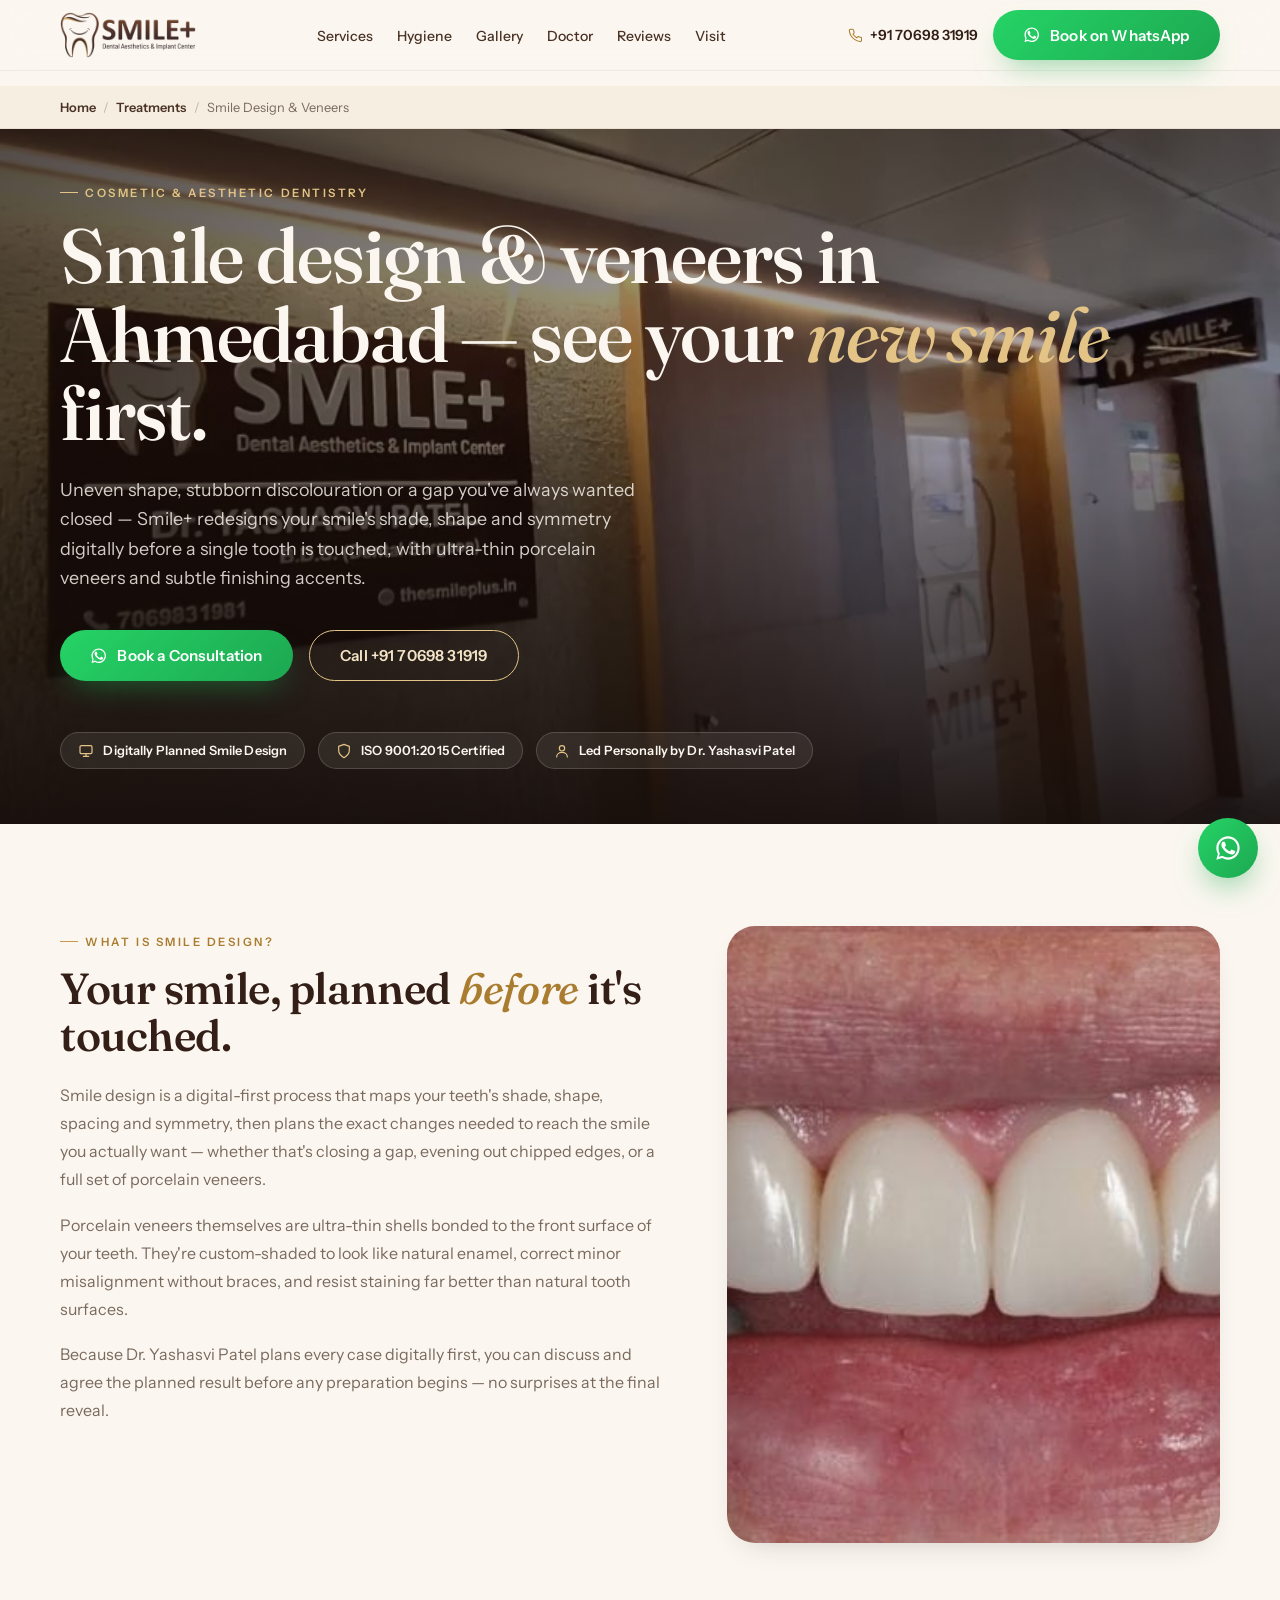
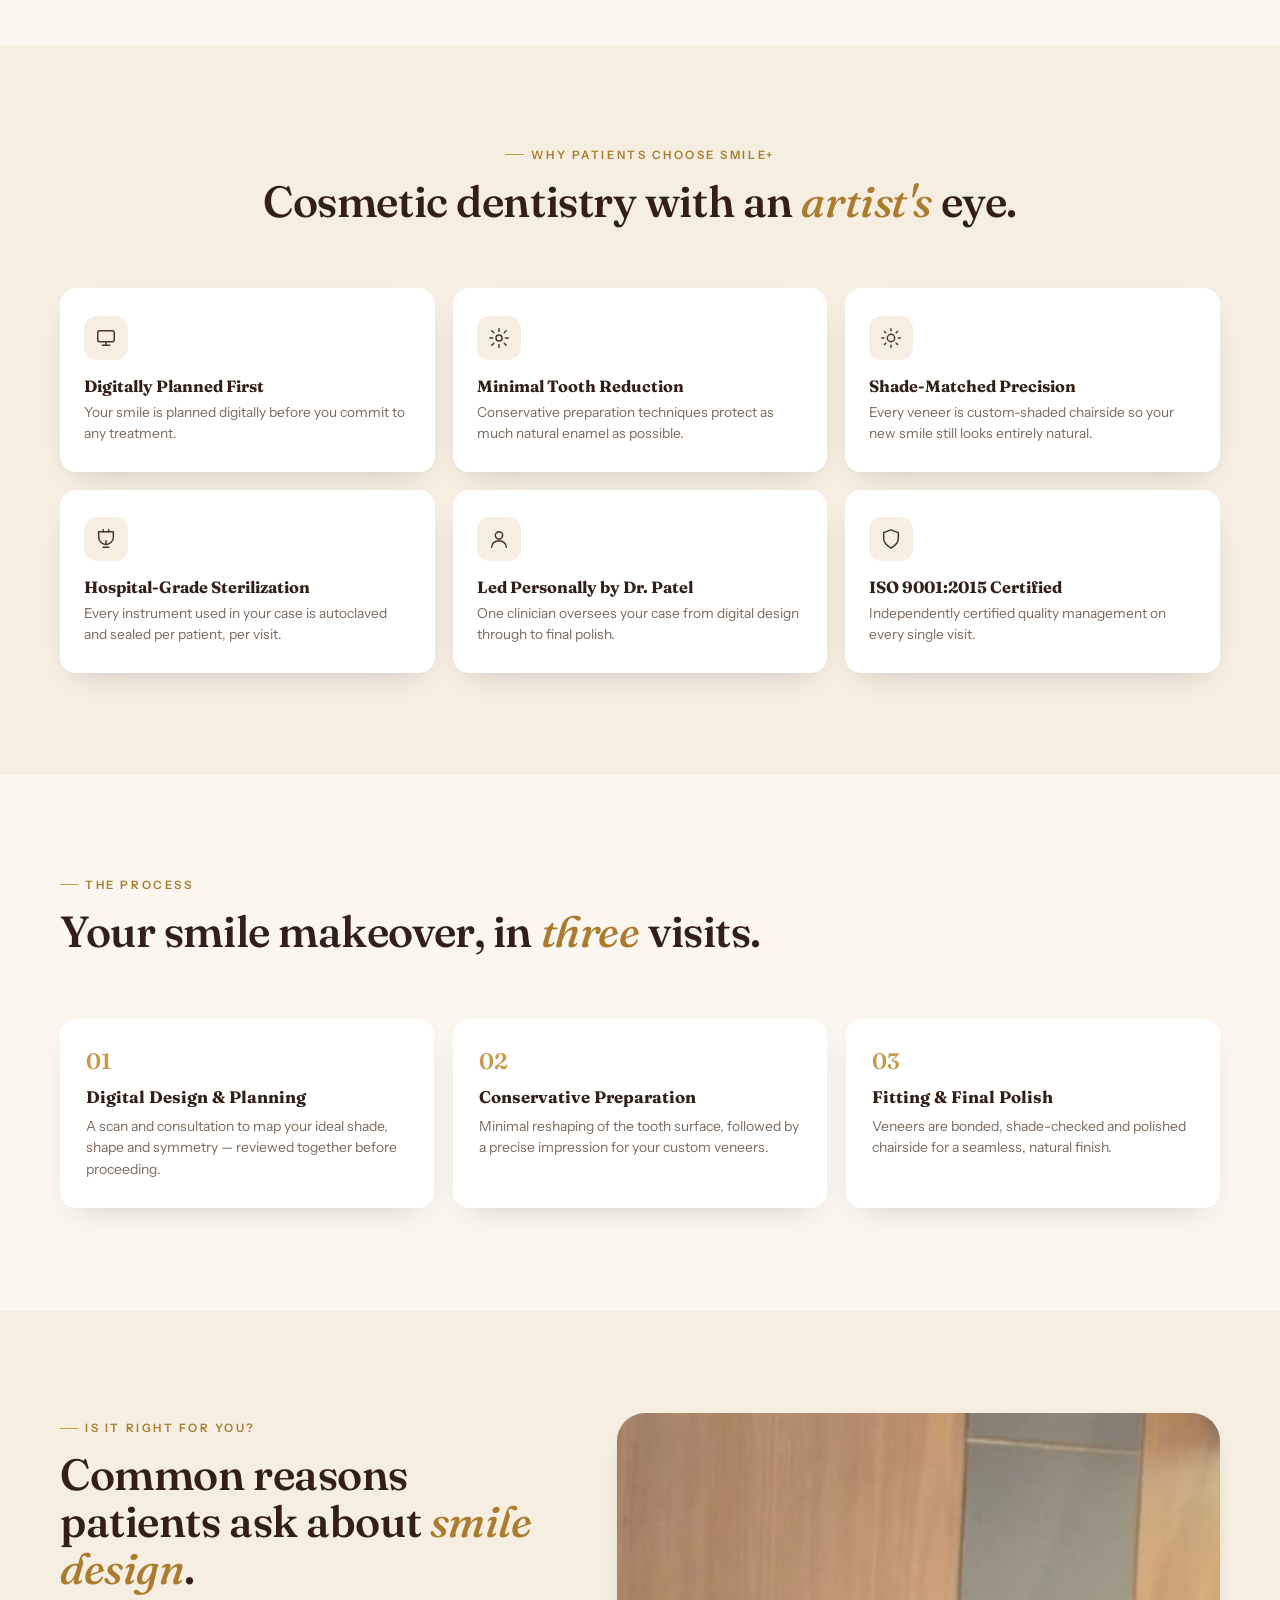
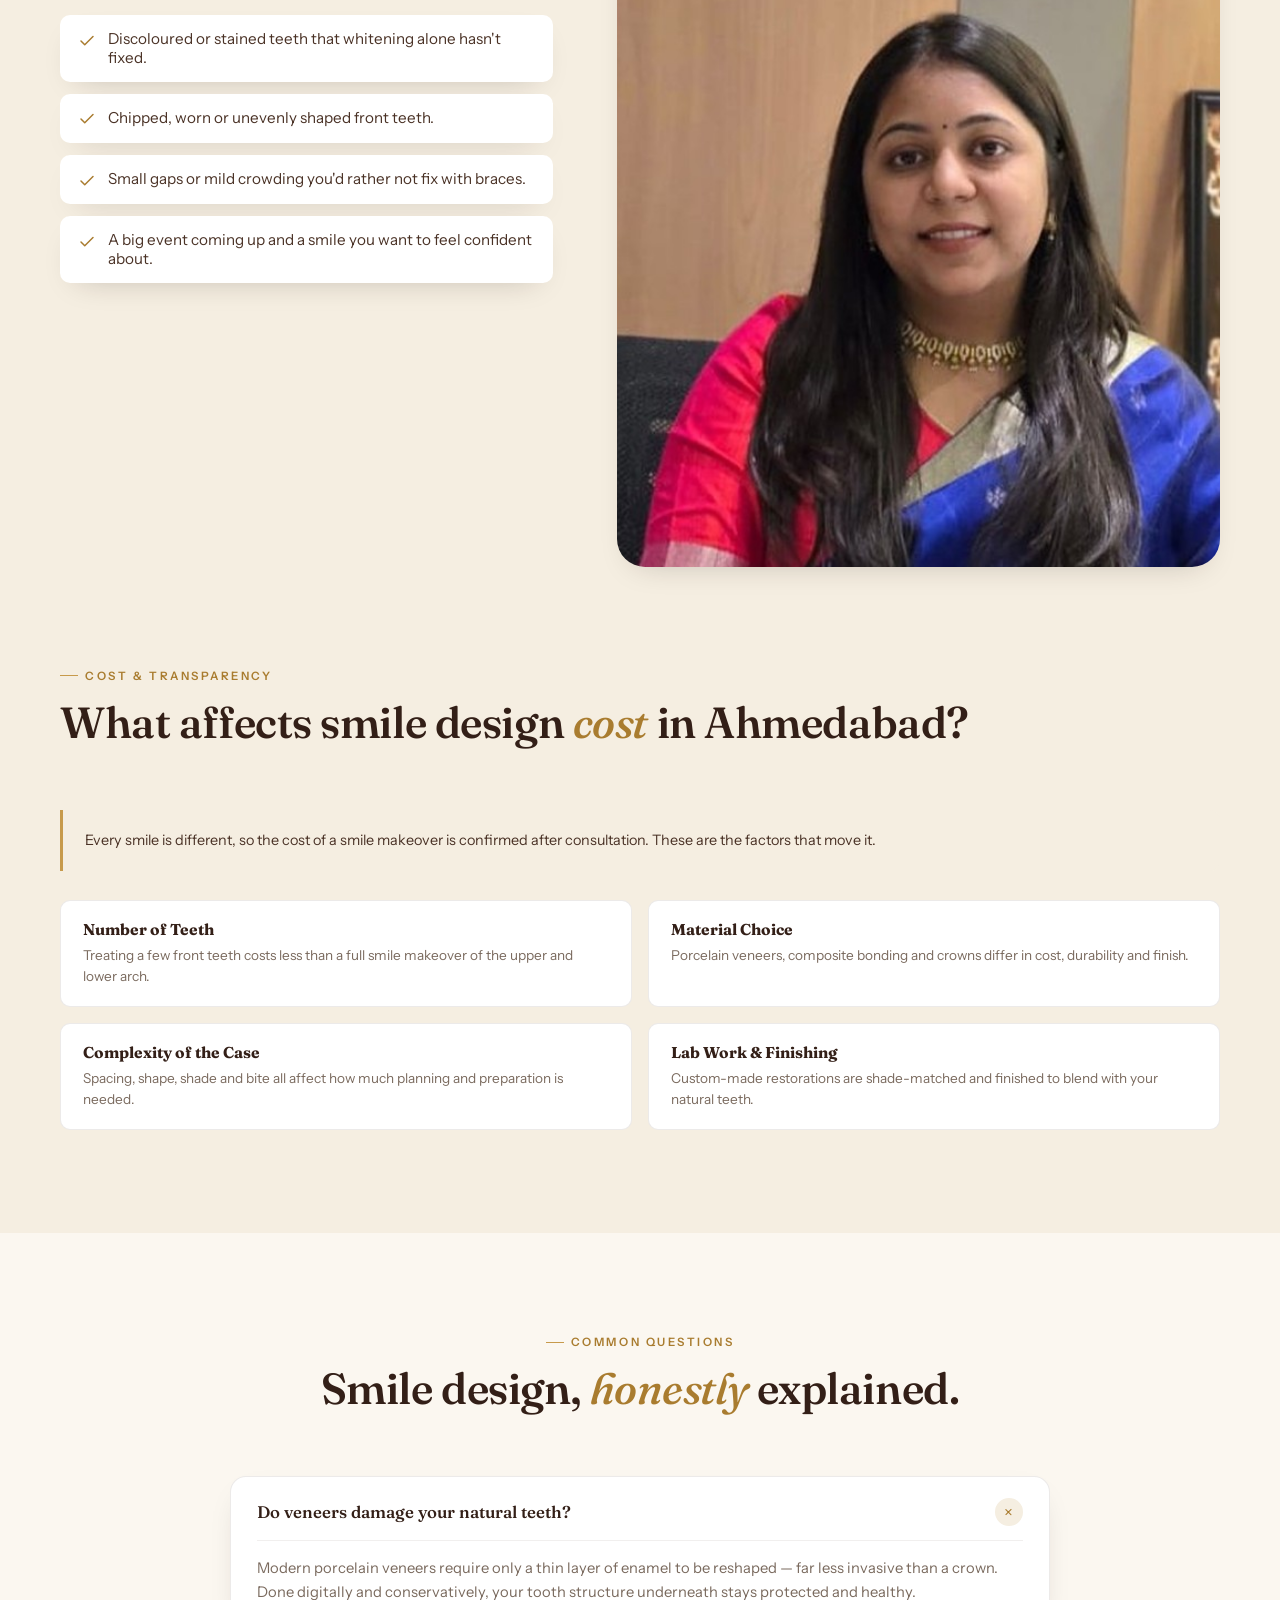
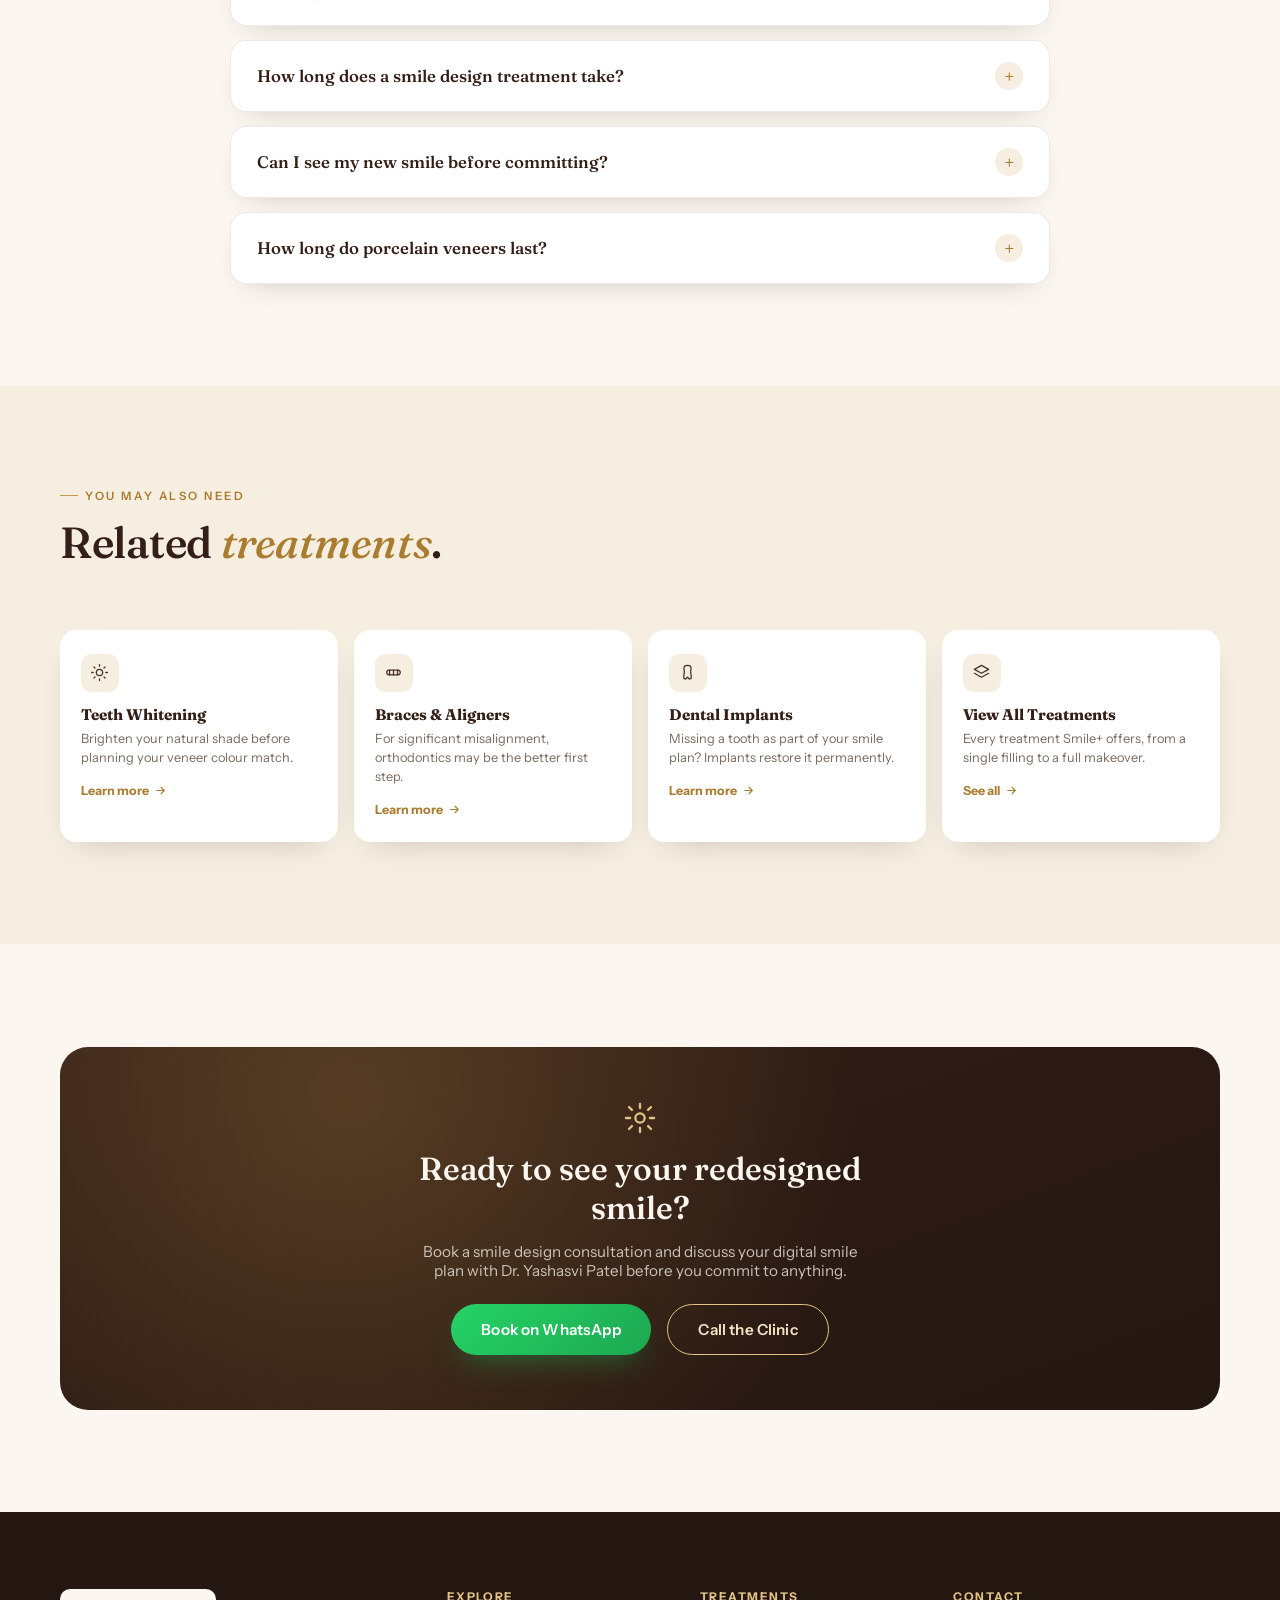
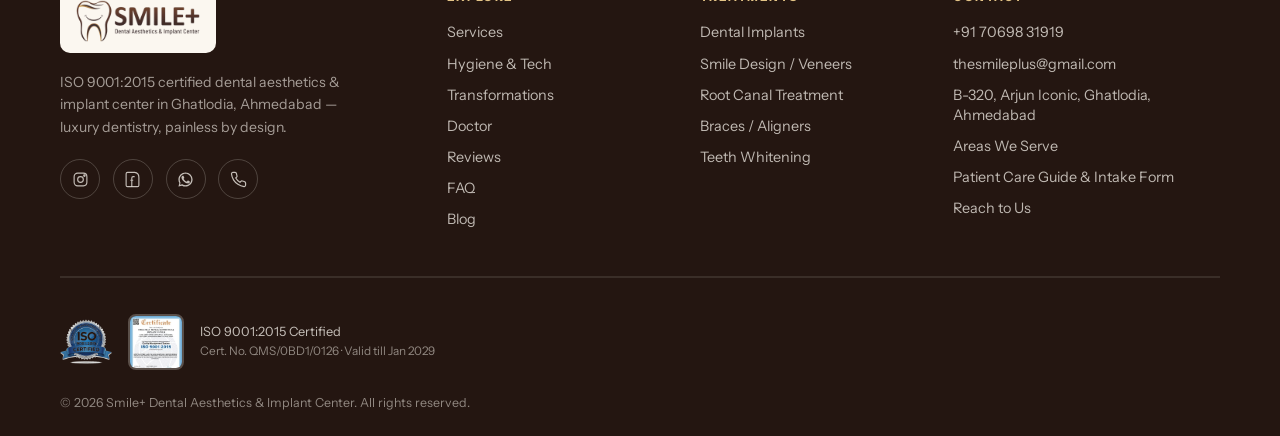
<file: smile-design-veneers-ahmedabad.html>
<!DOCTYPE html>
<html lang="en">
<head>
<meta charset="UTF-8">
<meta name="viewport" content="width=device-width, initial-scale=1.0">
<title>Smile Design &amp; Porcelain Veneers in Ahmedabad | Smile+</title>
<meta name="description" content="Smile designing and porcelain veneers in Ghatlodia, Ahmedabad — your smile planned digitally before you commit. Smile makeovers at Smile+. Book on WhatsApp.">
<meta name="keywords" content="smile design Ahmedabad, veneers Ahmedabad, smile makeover cost Ahmedabad, digital smile design Ghatlodia, porcelain veneers Ahmedabad, cosmetic dentist Ahmedabad, tooth jewellery Ahmedabad">
<meta name="robots" content="index, follow">
<link rel="canonical" href="https://thesmileplus.in/smile-design-veneers-ahmedabad.html">

<meta property="og:type" content="website">
<meta property="og:site_name" content="Smile+ Dental Aesthetics & Implant Center">
<meta property="og:title" content="Smile Design &amp; Porcelain Veneers in Ahmedabad | Smile+">
<meta property="og:description" content="Smile designing and porcelain veneers in Ghatlodia, Ahmedabad — your smile planned digitally before you commit. Smile makeovers at Smile+. Book on WhatsApp.">
<meta property="og:image" content="https://thesmileplus.in/assets/img/ba-veneers-1-after.jpg">
<meta property="og:url" content="https://thesmileplus.in/smile-design-veneers-ahmedabad.html">
<meta property="og:locale" content="en_IN">
<meta name="twitter:card" content="summary_large_image">
<meta name="twitter:title" content="Smile Design &amp; Porcelain Veneers in Ahmedabad | Smile+">
<meta name="twitter:description" content="Smile designing and porcelain veneers in Ghatlodia, Ahmedabad — your smile planned digitally before you commit. Smile makeovers at Smile+. Book on WhatsApp.">
<meta name="twitter:image" content="https://thesmileplus.in/assets/img/ba-veneers-1-after.jpg">

<meta name="geo.region" content="IN-GJ">
<meta name="geo.placename" content="Ahmedabad">
<meta name="theme-color" content="#4A3226">

<link rel="icon" href="assets/img/favicon-32.png" sizes="32x32">
<link rel="icon" href="assets/img/favicon-192.png" sizes="192x192">
<link rel="apple-touch-icon" href="assets/img/apple-touch-icon.png">

<link rel="preconnect" href="https://fonts.googleapis.com">
<link rel="preconnect" href="https://fonts.gstatic.com" crossorigin>
<link href="https://fonts.googleapis.com/css2?family=Fraunces:ital,opsz,wght@0,9..144,380..620;1,9..144,380..620&family=Instrument+Sans:wght@400..700&display=swap" rel="stylesheet">
<link rel="stylesheet" href="assets/css/style.css?v=1">
<link rel="stylesheet" href="assets/css/service-page.css?v=2">

<script type="application/ld+json">
{
  "@context": "https://schema.org",
  "@type": "MedicalWebPage",
  "@id": "https://thesmileplus.in/smile-design-veneers-ahmedabad.html#webpage",
  "url": "https://thesmileplus.in/smile-design-veneers-ahmedabad.html",
  "name": "Smile Design & Porcelain Veneers in Ahmedabad",
  "description": "Smile designing and porcelain veneers in Ghatlodia, Ahmedabad — your smile planned digitally before you commit. Smile makeovers at Smile+. Book on WhatsApp.",
  "inLanguage": "en-IN",
  "dateModified": "2026-11-06",
  "isPartOf": {
    "@id": "https://thesmileplus.in/#website"
  },
  "about": {
    "@type": "MedicalProcedure",
    "name": "Smile Design / Porcelain Veneers",
    "alternateName": "Digital Smile Design, Cosmetic Veneers",
    "procedureType": "https://schema.org/NoninvasiveProcedure",
    "bodyLocation": "Teeth",
    "howPerformed": "Digital smile planning followed by minimal tooth preparation and bonding of custom-shaded porcelain veneers to redesign tooth shape, shade and symmetry."
  },
  "publisher": {
    "@type": "Dentist",
    "@id": "https://thesmileplus.in/#dentist",
    "name": "Smile+ Dental Aesthetics & Implant Center",
    "url": "https://thesmileplus.in/",
    "telephone": "+91-70698-31919",
    "address": {
      "@type": "PostalAddress",
      "streetAddress": "B-320, Arjun Iconic, Opp. Satya-2, Rannapark",
      "addressLocality": "Ghatlodia, Ahmedabad",
      "addressRegion": "Gujarat",
      "postalCode": "380061",
      "addressCountry": "IN"
    }
  }
}
</script>
<script type="application/ld+json">
{
  "@context": "https://schema.org",
  "@type": "BreadcrumbList",
  "itemListElement": [
    { "@type": "ListItem", "position": 1, "name": "Home", "item": "https://thesmileplus.in/" },
    { "@type": "ListItem", "position": 2, "name": "Smile Design & Veneers", "item": "https://thesmileplus.in/smile-design-veneers-ahmedabad.html" }
  ]
}
</script>
<script type="application/ld+json">
{
  "@context": "https://schema.org",
  "@type": "FAQPage",
  "mainEntity": [
    { "@type": "Question", "name": "Do veneers damage your natural teeth?", "acceptedAnswer": { "@type": "Answer", "text": "Modern porcelain veneers require only a thin layer of enamel to be reshaped — far less invasive than a crown. Done digitally and conservatively, your tooth structure underneath stays protected and healthy." } },
    { "@type": "Question", "name": "How long does a smile design treatment take?", "acceptedAnswer": { "@type": "Answer", "text": "A straightforward veneer case is typically completed in 2-3 visits over 1-2 weeks — digital planning, preparation and impression, then final fitting. More complex full-smile makeovers may take a little longer." } },
    { "@type": "Question", "name": "Can I see my new smile before committing?", "acceptedAnswer": { "@type": "Answer", "text": "Smile+ plans smile design cases digitally before treatment begins, so you can discuss the planned shape and shade with Dr. Yashasvi Patel before you commit." } },
    { "@type": "Question", "name": "How long do porcelain veneers last?", "acceptedAnswer": { "@type": "Answer", "text": "With good oral hygiene and avoiding habits like nail-biting or opening packets with your teeth, well-maintained porcelain veneers typically last 10-15 years or more." } }
  ]
}
</script>
</head>
<body>

<header class="site-header" id="siteHeader">
  <nav class="nav container">
    <a href="/" class="nav-logo">
      <img src="assets/img/logo-horizontal-transparent.png" alt="Smile+ Dental Aesthetics & Implant Center" class="nav-logo-img" width="1600" height="539">
    </a>
    <ul class="nav-links">
      <li><a href="/#services">Services</a></li>
      <li><a href="/#technology">Hygiene</a></li>
      <li><a href="/#gallery">Gallery</a></li>
      <li><a href="/#doctor">Doctor</a></li>
      <li><a href="/#reviews">Reviews</a></li>
      <li><a href="/#visit">Visit</a></li>
    </ul>
    <div class="nav-cta">
      <a href="tel:+917069831919" class="nav-phone">
        <svg viewBox="0 0 24 24" fill="none" stroke="currentColor" stroke-width="1.7" stroke-linecap="round" stroke-linejoin="round"><path d="M22 16.92v3a2 2 0 0 1-2.18 2 19.79 19.79 0 0 1-8.63-3.07 19.5 19.5 0 0 1-6-6 19.79 19.79 0 0 1-3.07-8.67A2 2 0 0 1 4.11 2h3a2 2 0 0 1 2 1.72c.127.96.362 1.903.7 2.81a2 2 0 0 1-.45 2.11L8.09 9.91a16 16 0 0 0 6 6l1.27-1.27a2 2 0 0 1 2.11-.45c.907.338 1.85.573 2.81.7A2 2 0 0 1 22 16.92z"/></svg>
        +91 70698 31919
      </a>
      <a href="https://wa.me/917069831919?text=Hi%20Smile%2B%2C%20I%27d%20like%20to%20know%20more%20about%20smile%20design%20%26%20veneers." target="_blank" rel="noopener" class="btn btn-primary">
        <svg viewBox="0 0 24 24" fill="currentColor"><path d="M17.47 14.38c-.29-.15-1.7-.84-1.96-.93-.26-.1-.46-.15-.65.15-.19.29-.75.93-.92 1.12-.17.19-.34.22-.63.07-.29-.15-1.22-.45-2.33-1.44-.86-.77-1.44-1.72-1.61-2.01-.17-.29-.02-.45.13-.6.13-.13.29-.34.44-.51.15-.17.19-.29.29-.48.1-.19.05-.36-.02-.51-.07-.15-.65-1.58-.9-2.16-.24-.58-.48-.5-.65-.51-.17-.01-.36-.01-.56-.01-.19 0-.51.07-.78.36-.27.29-1.02 1-1.02 2.43 0 1.43 1.05 2.82 1.19 3.01.15.19 2.07 3.17 5.03 4.44.7.3 1.25.48 1.68.62.7.22 1.34.19 1.85.11.56-.08 1.7-.7 1.94-1.37.24-.68.24-1.26.17-1.38-.07-.12-.26-.19-.55-.34z"/><path d="M12.02 2C6.5 2 2 6.48 2 12c0 1.85.5 3.58 1.36 5.08L2 22l5.06-1.33A9.94 9.94 0 0 0 12.02 22C17.53 22 22 17.52 22 12S17.53 2 12.02 2zm0 18.1c-1.65 0-3.19-.46-4.5-1.26l-.32-.19-3 .79.8-2.93-.21-.3A8.09 8.09 0 0 1 3.9 12c0-4.48 3.64-8.12 8.12-8.12S20.14 7.52 20.14 12s-3.64 8.1-8.12 8.1z"/></svg>
        Book on WhatsApp
      </a>
    </div>
    <button class="nav-toggle" id="navToggle" aria-label="Open menu" aria-expanded="false">
      <svg viewBox="0 0 24 24" fill="none" stroke="currentColor" stroke-width="1.8" stroke-linecap="round"><path d="M4 6h16M4 12h16M4 18h16"/></svg>
    </button>
  </nav>
</header>

<div class="mobile-panel" id="mobilePanel">
  <a href="/#services">Services</a>
  <a href="/#technology">Hygiene &amp; Tech</a>
  <a href="/#gallery">Transformations</a>
  <a href="/#doctor">Doctor</a>
  <a href="/#reviews">Reviews</a>
  <a href="/#visit">Visit Us</a>
  <a href="https://wa.me/917069831919?text=Hi%20Smile%2B%2C%20I%27d%20like%20to%20know%20more%20about%20smile%20design%20%26%20veneers." target="_blank" rel="noopener" class="btn btn-primary btn-block">Book on WhatsApp</a>
</div>

<div class="breadcrumb-bar">
  <div class="container breadcrumb">
    <a href="/">Home</a><span class="sep">/</span>
    <a href="/#services">Treatments</a><span class="sep">/</span>
    <span class="current">Smile Design &amp; Veneers</span>
  </div>
</div>

<section class="page-hero">
  <div class="page-hero-media">
    <img src="assets/img/hero-poster.jpg" alt="Smile+ Dental Aesthetics & Implant Center clinic interior" loading="eager" fetchpriority="high">
  </div>
  <div class="page-hero-inner container">
    <p class="eyebrow hero-eyebrow">Cosmetic &amp; Aesthetic Dentistry</p>
    <h1 class="hero-title">Smile design &amp; veneers in Ahmedabad — see your <em>new smile</em> first.</h1>
    <p class="hero-sub">Uneven shape, stubborn discolouration or a gap you've always wanted closed — Smile+ redesigns your smile's shade, shape and symmetry digitally before a single tooth is touched, with ultra-thin porcelain veneers and subtle finishing accents.</p>
    <div class="hero-actions page-hero-actions">
      <a href="https://wa.me/917069831919?text=Hi%20Smile%2B%2C%20I%27d%20like%20to%20book%20a%20smile%20design%20consultation." target="_blank" rel="noopener" class="btn btn-primary">
        <svg viewBox="0 0 24 24" fill="currentColor"><path d="M17.47 14.38c-.29-.15-1.7-.84-1.96-.93-.26-.1-.46-.15-.65.15-.19.29-.75.93-.92 1.12-.17.19-.34.22-.63.07-.29-.15-1.22-.45-2.33-1.44-.86-.77-1.44-1.72-1.61-2.01-.17-.29-.02-.45.13-.6.13-.13.29-.34.44-.51.15-.17.19-.29.29-.48.1-.19.05-.36-.02-.51-.07-.15-.65-1.58-.9-2.16-.24-.58-.48-.5-.65-.51-.17-.01-.36-.01-.56-.01-.19 0-.51.07-.78.36-.27.29-1.02 1-1.02 2.43 0 1.43 1.05 2.82 1.19 3.01.15.19 2.07 3.17 5.03 4.44.7.3 1.25.48 1.68.62.7.22 1.34.19 1.85.11.56-.08 1.7-.7 1.94-1.37.24-.68.24-1.26.17-1.38-.07-.12-.26-.19-.55-.34z"/><path d="M12.02 2C6.5 2 2 6.48 2 12c0 1.85.5 3.58 1.36 5.08L2 22l5.06-1.33A9.94 9.94 0 0 0 12.02 22C17.53 22 22 17.52 22 12S17.53 2 12.02 2zm0 18.1c-1.65 0-3.19-.46-4.5-1.26l-.32-.19-3 .79.8-2.93-.21-.3A8.09 8.09 0 0 1 3.9 12c0-4.48 3.64-8.12 8.12-8.12S20.14 7.52 20.14 12s-3.64 8.1-8.12 8.1z"/></svg>
        Book a Consultation
      </a>
      <a href="tel:+917069831919" class="btn btn-outline on-dark">Call +91 70698 31919</a>
    </div>
    <div class="stat-chip-row">
      <span class="stat-chip"><svg viewBox="0 0 24 24" fill="none" stroke="currentColor" stroke-width="1.8" stroke-linecap="round" stroke-linejoin="round"><rect x="3" y="4" width="18" height="12" rx="2"/><path d="M8 20h8M12 16v4"/></svg> Digitally Planned Smile Design</span>
      <span class="stat-chip"><svg viewBox="0 0 24 24" fill="none" stroke="currentColor" stroke-width="1.8" stroke-linecap="round" stroke-linejoin="round"><path d="M12 2l8 3v6c0 5-3.5 8.5-8 11-4.5-2.5-8-6-8-11V5l8-3z"/></svg> ISO 9001:2015 Certified</span>
      <span class="stat-chip"><svg viewBox="0 0 24 24" fill="none" stroke="currentColor" stroke-width="1.8" stroke-linecap="round" stroke-linejoin="round"><circle cx="12" cy="8" r="4"/><path d="M4 21c0-4 3.6-7 8-7s8 3 8 7"/></svg> Led Personally by Dr. Yashasvi Patel</span>
    </div>
  </div>
</section>

<section class="section ivory">
  <div class="container">
    <div class="two-col">
      <div class="reveal">
        <p class="eyebrow">What Is Smile Design?</p>
        <h2 class="section-title" style="margin-block:1rem 1.4rem;">Your smile, planned <em>before</em> it's touched.</h2>
        <div class="prose">
          <p>Smile design is a digital-first process that maps your teeth's shade, shape, spacing and symmetry, then plans the exact changes needed to reach the smile you actually want — whether that's closing a gap, evening out chipped edges, or a full set of porcelain veneers.</p>
          <p>Porcelain veneers themselves are ultra-thin shells bonded to the front surface of your teeth. They're custom-shaded to look like natural enamel, correct minor misalignment without braces, and resist staining far better than natural tooth surfaces.</p>
          <p>Because Dr. Yashasvi Patel plans every case digitally first, you can discuss and agree the planned result before any preparation begins — no surprises at the final reveal.</p>
        </div>
      </div>
      <div class="two-col-media reveal">
        <img src="assets/img/ba-veneers-1-after.jpg" alt="Porcelain veneers result at Smile+ Ahmedabad" loading="lazy" decoding="async">
      </div>
    </div>
  </div>
</section>

<section class="section panel">
  <div class="container">
    <div class="section-head center reveal">
      <p class="eyebrow">Why Patients Choose Smile+</p>
      <h2 class="section-title">Cosmetic dentistry with an <em>artist's</em> eye.</h2>
    </div>
    <div class="benefit-grid">
      <div class="benefit-card reveal">
        <div class="icon"><svg viewBox="0 0 24 24" fill="none" stroke="currentColor" stroke-width="1.6" stroke-linecap="round" stroke-linejoin="round"><rect x="3" y="4" width="18" height="12" rx="2"/><path d="M8 20h8M12 16v4"/></svg></div>
        <h3>Digitally Planned First</h3>
        <p>Your smile is planned digitally before you commit to any treatment.</p>
      </div>
      <div class="benefit-card reveal">
        <div class="icon"><svg viewBox="0 0 24 24" fill="none" stroke="currentColor" stroke-width="1.6" stroke-linecap="round" stroke-linejoin="round"><path d="M12 2v3M12 19v3M4.2 4.2l2.1 2.1M17.7 17.7l2.1 2.1M2 12h3M19 12h3M4.2 19.8l2.1-2.1M17.7 6.3l2.1-2.1"/><circle cx="12" cy="12" r="3.3"/></svg></div>
        <h3>Minimal Tooth Reduction</h3>
        <p>Conservative preparation techniques protect as much natural enamel as possible.</p>
      </div>
      <div class="benefit-card reveal">
        <div class="icon"><svg viewBox="0 0 24 24" fill="none" stroke="currentColor" stroke-width="1.6" stroke-linecap="round" stroke-linejoin="round"><circle cx="12" cy="12" r="4"/><path d="M12 2v2M12 20v2M4.9 4.9l1.4 1.4M17.7 17.7l1.4 1.4M2 12h2M20 12h2M4.9 19.1l1.4-1.4M17.7 6.3l1.4-1.4"/></svg></div>
        <h3>Shade-Matched Precision</h3>
        <p>Every veneer is custom-shaded chairside so your new smile still looks entirely natural.</p>
      </div>
      <div class="benefit-card reveal">
        <div class="icon"><svg viewBox="0 0 24 24" fill="none" stroke="currentColor" stroke-width="1.6" stroke-linecap="round" stroke-linejoin="round"><path d="M4 4h16v6a8 8 0 0 1-16 0V4z"/><path d="M9 4V2M15 4V2M12 14v4M9 21h6"/></svg></div>
        <h3>Hospital-Grade Sterilization</h3>
        <p>Every instrument used in your case is autoclaved and sealed per patient, per visit.</p>
      </div>
      <div class="benefit-card reveal">
        <div class="icon"><svg viewBox="0 0 24 24" fill="none" stroke="currentColor" stroke-width="1.6" stroke-linecap="round" stroke-linejoin="round"><circle cx="12" cy="8" r="4"/><path d="M4 21c0-4 3.6-7 8-7s8 3 8 7"/></svg></div>
        <h3>Led Personally by Dr. Patel</h3>
        <p>One clinician oversees your case from digital design through to final polish.</p>
      </div>
      <div class="benefit-card reveal">
        <div class="icon"><svg viewBox="0 0 24 24" fill="none" stroke="currentColor" stroke-width="1.6" stroke-linecap="round" stroke-linejoin="round"><path d="M12 2l8 3v6c0 5-3.5 8.5-8 11-4.5-2.5-8-6-8-11V5l8-3z"/></svg></div>
        <h3>ISO 9001:2015 Certified</h3>
        <p>Independently certified quality management on every single visit.</p>
      </div>
    </div>
  </div>
</section>

<section class="section ivory">
  <div class="container">
    <div class="section-head reveal">
      <p class="eyebrow">The Process</p>
      <h2 class="section-title">Your smile makeover, in <em>three</em> visits.</h2>
    </div>
    <div class="process-list">
      <div class="process-step reveal">
        <span class="step-num">01</span>
        <h3>Digital Design &amp; Planning</h3>
        <p>A scan and consultation to map your ideal shade, shape and symmetry — reviewed together before proceeding.</p>
      </div>
      <div class="process-step reveal">
        <span class="step-num">02</span>
        <h3>Conservative Preparation</h3>
        <p>Minimal reshaping of the tooth surface, followed by a precise impression for your custom veneers.</p>
      </div>
      <div class="process-step reveal">
        <span class="step-num">03</span>
        <h3>Fitting &amp; Final Polish</h3>
        <p>Veneers are bonded, shade-checked and polished chairside for a seamless, natural finish.</p>
      </div>
    </div>
  </div>
</section>

<section class="section panel">
  <div class="container">
    <div class="two-col reverse">
      <div class="two-col-media reveal">
        <img src="assets/img/dr-yashasvi-patel.jpg" alt="Dr. Yashasvi Patel, Dental Surgeon at Smile+ Dental Aesthetics & Implant Center" loading="lazy" decoding="async">
      </div>
      <div class="reveal">
        <p class="eyebrow">Is It Right for You?</p>
        <h2 class="section-title" style="margin-block:1rem 1.4rem;">Common reasons patients ask about <em>smile design</em>.</h2>
        <ul class="sign-list">
          <li><svg viewBox="0 0 24 24" fill="none" stroke="currentColor" stroke-width="2" stroke-linecap="round" stroke-linejoin="round"><path d="M20 6 9 17l-5-5"/></svg> Discoloured or stained teeth that whitening alone hasn't fixed.</li>
          <li><svg viewBox="0 0 24 24" fill="none" stroke="currentColor" stroke-width="2" stroke-linecap="round" stroke-linejoin="round"><path d="M20 6 9 17l-5-5"/></svg> Chipped, worn or unevenly shaped front teeth.</li>
          <li><svg viewBox="0 0 24 24" fill="none" stroke="currentColor" stroke-width="2" stroke-linecap="round" stroke-linejoin="round"><path d="M20 6 9 17l-5-5"/></svg> Small gaps or mild crowding you'd rather not fix with braces.</li>
          <li><svg viewBox="0 0 24 24" fill="none" stroke="currentColor" stroke-width="2" stroke-linecap="round" stroke-linejoin="round"><path d="M20 6 9 17l-5-5"/></svg> A big event coming up and a smile you want to feel confident about.</li>
        </ul>
      </div>
    </div>
  </div>
</section>

<section class="section panel" style="padding-top:0;">
  <div class="container">
    <div class="section-head reveal">
      <p class="eyebrow">Cost &amp; Transparency</p>
      <h2 class="section-title">What affects smile design <em>cost</em> in Ahmedabad?</h2>
    </div>
    <div class="cost-note reveal">Every smile is different, so the cost of a smile makeover is confirmed after consultation. These are the factors that move it.</div>
    <div class="cost-factor-grid">
      <div class="cost-factor-card reveal">
        <h3>Number of Teeth</h3>
        <p>Treating a few front teeth costs less than a full smile makeover of the upper and lower arch.</p>
      </div>
      <div class="cost-factor-card reveal">
        <h3>Material Choice</h3>
        <p>Porcelain veneers, composite bonding and crowns differ in cost, durability and finish.</p>
      </div>
      <div class="cost-factor-card reveal">
        <h3>Complexity of the Case</h3>
        <p>Spacing, shape, shade and bite all affect how much planning and preparation is needed.</p>
      </div>
      <div class="cost-factor-card reveal">
        <h3>Lab Work &amp; Finishing</h3>
        <p>Custom-made restorations are shade-matched and finished to blend with your natural teeth.</p>
      </div>
    </div>
  </div>
</section>

<section class="section ivory" id="faq">
  <div class="container">
    <div class="section-head center reveal">
      <p class="eyebrow">Common Questions</p>
      <h2 class="section-title">Smile design, <em>honestly</em> explained.</h2>
    </div>
    <div class="faq-list">
      <details class="faq-item reveal" open>
        <summary>Do veneers damage your natural teeth?</summary>
        <p>Modern porcelain veneers require only a thin layer of enamel to be reshaped — far less invasive than a crown. Done digitally and conservatively, your tooth structure underneath stays protected and healthy.</p>
      </details>
      <details class="faq-item reveal">
        <summary>How long does a smile design treatment take?</summary>
        <p>A straightforward veneer case is typically completed in 2-3 visits over 1-2 weeks — digital planning, preparation and impression, then final fitting. More complex full-smile makeovers may take a little longer.</p>
      </details>
      <details class="faq-item reveal">
        <summary>Can I see my new smile before committing?</summary>
        <p>Smile+ plans smile design cases digitally before treatment begins, so you can discuss the planned shape and shade with Dr. Yashasvi Patel before you commit.</p>
      </details>
      <details class="faq-item reveal">
        <summary>How long do porcelain veneers last?</summary>
        <p>With good oral hygiene and avoiding habits like nail-biting or opening packets with your teeth, well-maintained porcelain veneers typically last 10-15 years or more.</p>
      </details>
    </div>
  </div>
</section>

<section class="section panel">
  <div class="container">
    <div class="section-head reveal">
      <p class="eyebrow">You May Also Need</p>
      <h2 class="section-title">Related <em>treatments</em>.</h2>
    </div>
    <div class="related-grid">
      <a href="teeth-whitening-ahmedabad.html" class="related-card reveal">
        <div class="icon"><svg viewBox="0 0 24 24" fill="none" stroke="currentColor" stroke-width="1.6" stroke-linecap="round" stroke-linejoin="round"><circle cx="12" cy="12" r="4"/><path d="M12 2v2M12 20v2M4.9 4.9l1.4 1.4M17.7 17.7l1.4 1.4M2 12h2M20 12h2M4.9 19.1l1.4-1.4M17.7 6.3l1.4-1.4"/></svg></div>
        <h3>Teeth Whitening</h3>
        <p>Brighten your natural shade before planning your veneer colour match.</p>
        <span class="link">Learn more <svg viewBox="0 0 24 24" fill="none" stroke="currentColor" stroke-width="2" stroke-linecap="round" stroke-linejoin="round"><path d="M5 12h14M13 6l6 6-6 6"/></svg></span>
      </a>
      <a href="braces-aligners-ahmedabad.html" class="related-card reveal">
        <div class="icon"><svg viewBox="0 0 24 24" fill="none" stroke="currentColor" stroke-width="1.6" stroke-linecap="round" stroke-linejoin="round"><rect x="3.5" y="9" width="17" height="6" rx="3"/><path d="M7 9v6M12 9v6M17 9v6"/></svg></div>
        <h3>Braces &amp; Aligners</h3>
        <p>For significant misalignment, orthodontics may be the better first step.</p>
        <span class="link">Learn more <svg viewBox="0 0 24 24" fill="none" stroke="currentColor" stroke-width="2" stroke-linecap="round" stroke-linejoin="round"><path d="M5 12h14M13 6l6 6-6 6"/></svg></span>
      </a>
      <a href="dental-implants-ahmedabad.html" class="related-card reveal">
        <div class="icon"><svg viewBox="0 0 24 24" fill="none" stroke="currentColor" stroke-width="1.6" stroke-linecap="round" stroke-linejoin="round"><path d="M12 3c2.5 0 4.5 1.3 4.5 3.6 0 1.6-.5 2.7-.5 4.4 0 2.3.8 4 .8 6.3 0 1.7-1 3-2.3 3-1.4 0-1.7-2.4-2.5-2.4s-1.1 2.4-2.5 2.4c-1.3 0-2.3-1.3-2.3-3 0-2.3.8-4 .8-6.3 0-1.7-.5-2.8-.5-4.4C7.5 4.3 9.5 3 12 3z"/></svg></div>
        <h3>Dental Implants</h3>
        <p>Missing a tooth as part of your smile plan? Implants restore it permanently.</p>
        <span class="link">Learn more <svg viewBox="0 0 24 24" fill="none" stroke="currentColor" stroke-width="2" stroke-linecap="round" stroke-linejoin="round"><path d="M5 12h14M13 6l6 6-6 6"/></svg></span>
      </a>
      <a href="/#services" class="related-card reveal">
        <div class="icon"><svg viewBox="0 0 24 24" fill="none" stroke="currentColor" stroke-width="1.6" stroke-linecap="round" stroke-linejoin="round"><path d="m12 3 9 5-9 5-9-5 9-5z"/><path d="m3 13 9 5 9-5"/></svg></div>
        <h3>View All Treatments</h3>
        <p>Every treatment Smile+ offers, from a single filling to a full makeover.</p>
        <span class="link">See all <svg viewBox="0 0 24 24" fill="none" stroke="currentColor" stroke-width="2" stroke-linecap="round" stroke-linejoin="round"><path d="M5 12h14M13 6l6 6-6 6"/></svg></span>
      </a>
    </div>
  </div>
</section>

<section class="section ivory">
  <div class="container">
    <div class="cta-banner reveal">
      <div class="cta-banner-inner">
        <svg viewBox="0 0 24 24" width="34" height="34" fill="none" stroke="currentColor" stroke-width="1.6" stroke-linecap="round" stroke-linejoin="round" style="color:var(--gold-300);"><path d="M12 2v3M12 19v3M4.2 4.2l2.1 2.1M17.7 17.7l2.1 2.1M2 12h3M19 12h3M4.2 19.8l2.1-2.1M17.7 6.3l2.1-2.1"/><circle cx="12" cy="12" r="3.3"/></svg>
        <h2>Ready to see your redesigned smile?</h2>
        <p>Book a smile design consultation and discuss your digital smile plan with Dr. Yashasvi Patel before you commit to anything.</p>
        <div class="cta-banner-actions">
          <a href="https://wa.me/917069831919?text=Hi%20Smile%2B%2C%20I%27d%20like%20to%20book%20a%20smile%20design%20consultation." target="_blank" rel="noopener" class="btn btn-primary">Book on WhatsApp</a>
          <a href="tel:+917069831919" class="btn btn-outline on-dark">Call the Clinic</a>
        </div>
      </div>
    </div>
  </div>
</section>

<footer class="site-footer">
  <div class="container">
    <div class="footer-grid">
      <div class="footer-brand">
        <div class="footer-logo-wrap">
          <img src="assets/img/logo-horizontal-transparent.png" alt="Smile+ Dental Aesthetics & Implant Center" class="footer-logo-img">
        </div>
        <p>ISO 9001:2015 certified dental aesthetics &amp; implant center in Ghatlodia, Ahmedabad — luxury dentistry, painless by design.</p>
        <div class="footer-social">
          <a href="https://www.instagram.com/thesmileplus.in" target="_blank" rel="noopener" aria-label="Smile+ on Instagram">
            <svg viewBox="0 0 24 24" fill="none" stroke="currentColor" stroke-width="1.6"><rect x="3" y="3" width="18" height="18" rx="5"/><circle cx="12" cy="12" r="4"/><circle cx="17.5" cy="6.5" r="1"/></svg>
          </a>
          <a href="https://www.facebook.com/share/19VB5MRfCB/" target="_blank" rel="noopener" aria-label="Smile+ on Facebook">
            <svg viewBox="0 0 24 24" fill="none" stroke="currentColor" stroke-width="1.6"><path d="M15 8h-2a2 2 0 0 0-2 2v12M9 13h4"/><path d="M15 2H5a2 2 0 0 0-2 2v16a2 2 0 0 0 2 2h14a2 2 0 0 0 2-2V9a7 7 0 0 0-6-7z"/></svg>
          </a>
          <a href="https://wa.me/917069831919?text=Hi%20Smile%2B%2C%20I%27d%20like%20to%20book%20a%20dental%20consultation." target="_blank" rel="noopener" aria-label="Smile+ on WhatsApp">
            <svg viewBox="0 0 24 24" fill="currentColor"><path d="M17.47 14.38c-.29-.15-1.7-.84-1.96-.93-.26-.1-.46-.15-.65.15-.19.29-.75.93-.92 1.12-.17.19-.34.22-.63.07-.29-.15-1.22-.45-2.33-1.44-.86-.77-1.44-1.72-1.61-2.01-.17-.29-.02-.45.13-.6.13-.13.29-.34.44-.51.15-.17.19-.29.29-.48.1-.19.05-.36-.02-.51-.07-.15-.65-1.58-.9-2.16-.24-.58-.48-.5-.65-.51-.17-.01-.36-.01-.56-.01-.19 0-.51.07-.78.36-.27.29-1.02 1-1.02 2.43 0 1.43 1.05 2.82 1.19 3.01.15.19 2.07 3.17 5.03 4.44.7.3 1.25.48 1.68.62.7.22 1.34.19 1.85.11.56-.08 1.7-.7 1.94-1.37.24-.68.24-1.26.17-1.38-.07-.12-.26-.19-.55-.34z"/><path d="M12.02 2C6.5 2 2 6.48 2 12c0 1.85.5 3.58 1.36 5.08L2 22l5.06-1.33A9.94 9.94 0 0 0 12.02 22C17.53 22 22 17.52 22 12S17.53 2 12.02 2zm0 18.1c-1.65 0-3.19-.46-4.5-1.26l-.32-.19-3 .79.8-2.93-.21-.3A8.09 8.09 0 0 1 3.9 12c0-4.48 3.64-8.12 8.12-8.12S20.14 7.52 20.14 12s-3.64 8.1-8.12 8.1z"/></svg>
          </a>
          <a href="tel:+917069831919" aria-label="Call Smile+">
            <svg viewBox="0 0 24 24" fill="none" stroke="currentColor" stroke-width="1.7" stroke-linecap="round" stroke-linejoin="round"><path d="M22 16.92v3a2 2 0 0 1-2.18 2 19.79 19.79 0 0 1-8.63-3.07 19.5 19.5 0 0 1-6-6 19.79 19.79 0 0 1-3.07-8.67A2 2 0 0 1 4.11 2h3a2 2 0 0 1 2 1.72c.127.96.362 1.903.7 2.81a2 2 0 0 1-.45 2.11L8.09 9.91a16 16 0 0 0 6 6l1.27-1.27a2 2 0 0 1 2.11-.45c.907.338 1.85.573 2.81.7A2 2 0 0 1 22 16.92z"/></svg>
          </a>
        </div>
      </div>
      <div class="footer-col">
        <h3>Explore</h3>
        <ul>
          <li><a href="/#services">Services</a></li>
          <li><a href="/#technology">Hygiene &amp; Tech</a></li>
          <li><a href="/#gallery">Transformations</a></li>
          <li><a href="/#doctor">Doctor</a></li>
          <li><a href="/#reviews">Reviews</a></li>
          <li><a href="/#faq">FAQ</a></li>
          <li><a href="blog.html">Blog</a></li>
        </ul>
      </div>
      <div class="footer-col">
        <h3>Treatments</h3>
        <ul>
          <li><a href="dental-implants-ahmedabad.html">Dental Implants</a></li>
          <li><a href="smile-design-veneers-ahmedabad.html">Smile Design / Veneers</a></li>
          <li><a href="root-canal-treatment-ahmedabad.html">Root Canal Treatment</a></li>
          <li><a href="braces-aligners-ahmedabad.html">Braces / Aligners</a></li>
          <li><a href="teeth-whitening-ahmedabad.html">Teeth Whitening</a></li>
        </ul>
      </div>
      <div class="footer-col">
        <h3>Contact</h3>
        <ul>
          <li><a href="tel:+917069831919">+91 70698 31919</a></li>
          <li><a href="mailto:thesmileplus@gmail.com">thesmileplus@gmail.com</a></li>
          <li><a href="/#visit">B-320, Arjun Iconic, Ghatlodia, Ahmedabad</a></li>
          <li><a href="areas-we-serve.html">Areas We Serve</a></li>
          <li><a href="patient-care.html">Patient Care Guide &amp; Intake Form</a></li>
          <li><a href="reach-us.html">Reach to Us</a></li>
        </ul>
      </div>
    </div>
    <div class="footer-iso">
      <img src="assets/img/iso-badge.png" alt="ISO 9001:2015 Certified badge" class="footer-iso-badge" width="320" height="276" loading="lazy" decoding="async">
      <a href="assets/img/iso-certificate.jpg" target="_blank" rel="noopener" class="footer-iso-cert">
        <img src="assets/img/iso-certificate-thumb.jpg" alt="Smile+ ISO 9001:2015 certificate — click to view full certificate" width="160" height="228" loading="lazy" decoding="async">
      </a>
      <span class="footer-iso-text">ISO 9001:2015 Certified<br><span>Cert. No. QMS/0BD1/0126 &middot; Valid till Jan 2029</span></span>
    </div>
    <div class="footer-bottom">
      <span>&copy; <span id="year"></span> Smile+ Dental Aesthetics &amp; Implant Center. All rights reserved.</span>
    </div>
  </div>
</footer>

<a href="https://wa.me/917069831919?text=Hi%20Smile%2B%2C%20I%27d%20like%20to%20know%20more%20about%20smile%20design%20%26%20veneers." target="_blank" rel="noopener" class="wa-float" aria-label="Chat with Smile+ on WhatsApp">
  <svg viewBox="0 0 24 24" fill="currentColor"><path d="M17.47 14.38c-.29-.15-1.7-.84-1.96-.93-.26-.1-.46-.15-.65.15-.19.29-.75.93-.92 1.12-.17.19-.34.22-.63.07-.29-.15-1.22-.45-2.33-1.44-.86-.77-1.44-1.72-1.61-2.01-.17-.29-.02-.45.13-.6.13-.13.29-.34.44-.51.15-.17.19-.29.29-.48.1-.19.05-.36-.02-.51-.07-.15-.65-1.58-.9-2.16-.24-.58-.48-.5-.65-.51-.17-.01-.36-.01-.56-.01-.19 0-.51.07-.78.36-.27.29-1.02 1-1.02 2.43 0 1.43 1.05 2.82 1.19 3.01.15.19 2.07 3.17 5.03 4.44.7.3 1.25.48 1.68.62.7.22 1.34.19 1.85.11.56-.08 1.7-.7 1.94-1.37.24-.68.24-1.26.17-1.38-.07-.12-.26-.19-.55-.34z"/><path d="M12.02 2C6.5 2 2 6.48 2 12c0 1.85.5 3.58 1.36 5.08L2 22l5.06-1.33A9.94 9.94 0 0 0 12.02 22C17.53 22 22 17.52 22 12S17.53 2 12.02 2zm0 18.1c-1.65 0-3.19-.46-4.5-1.26l-.32-.19-3 .79.8-2.93-.21-.3A8.09 8.09 0 0 1 3.9 12c0-4.48 3.64-8.12 8.12-8.12S20.14 7.52 20.14 12s-3.64 8.1-8.12 8.1z"/></svg>
</a>

<script src="assets/js/main.js?v=1"></script>
</body>
</html>
</file>
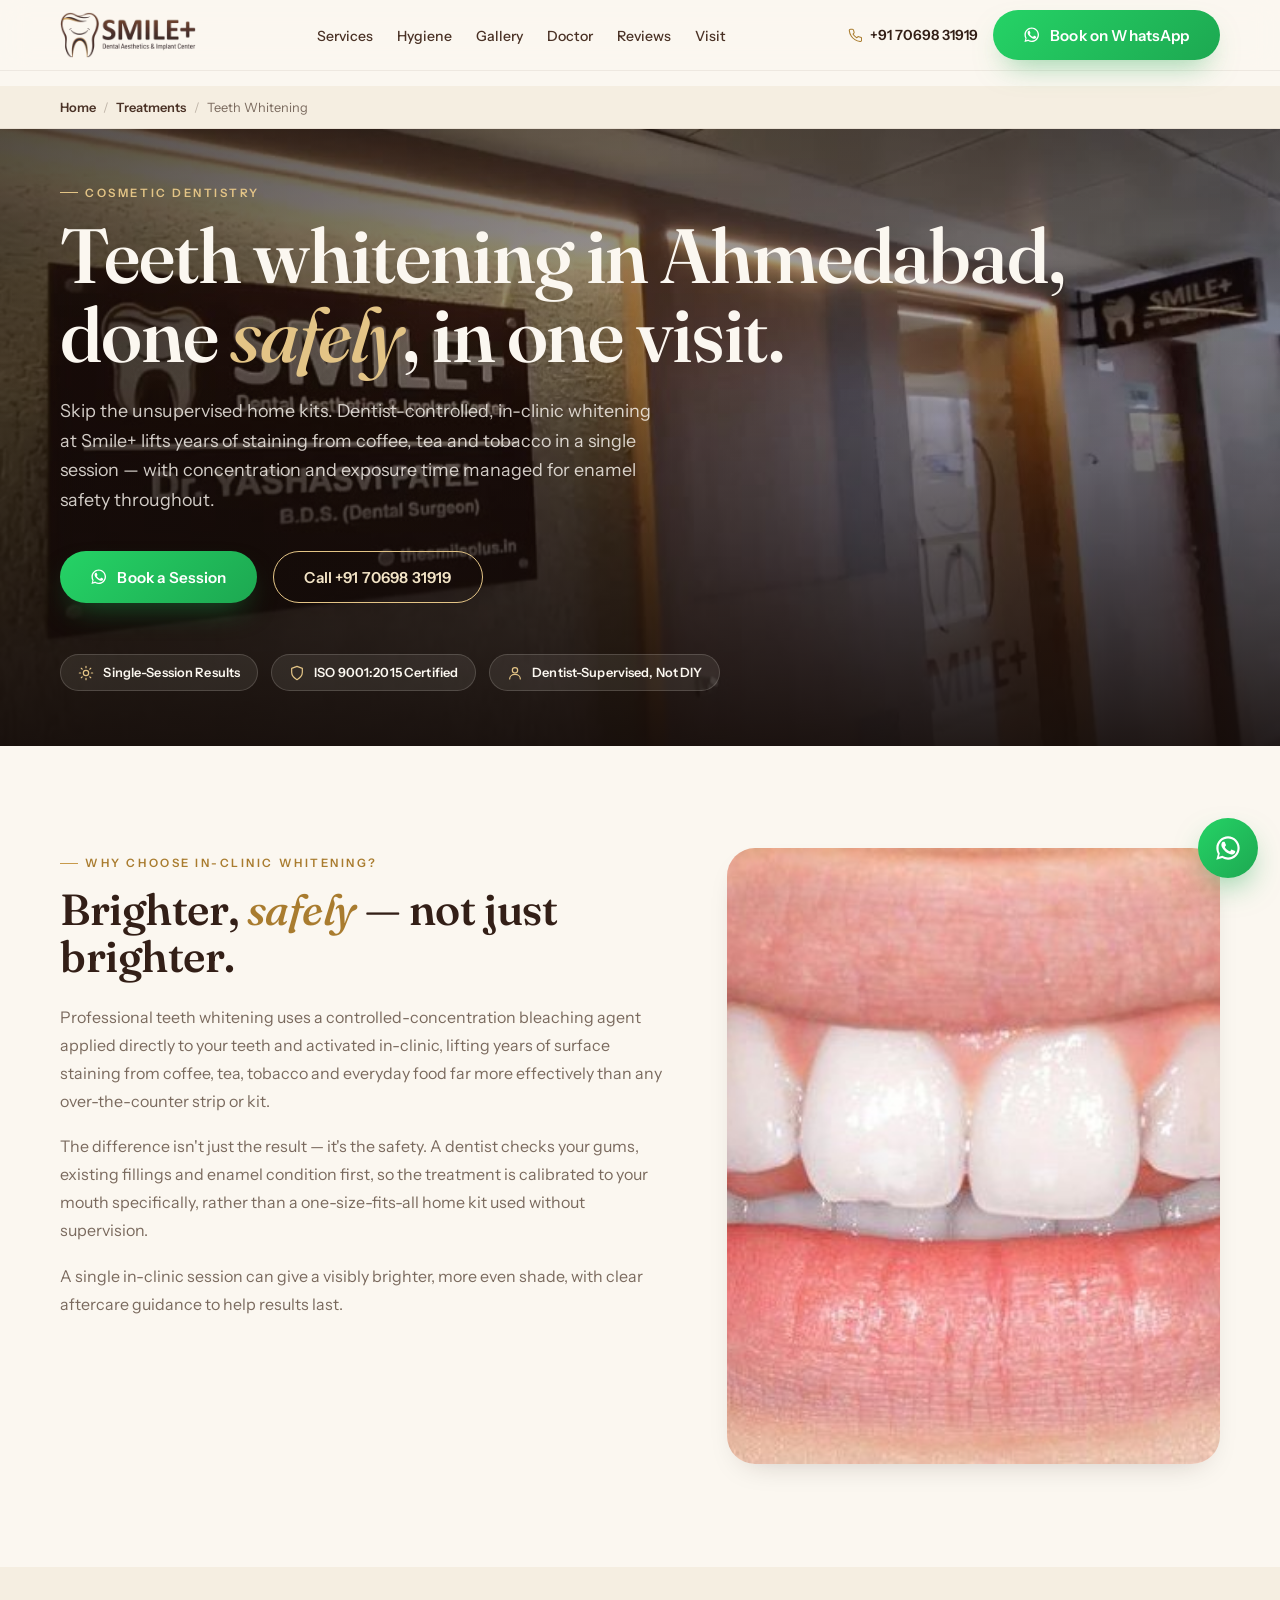
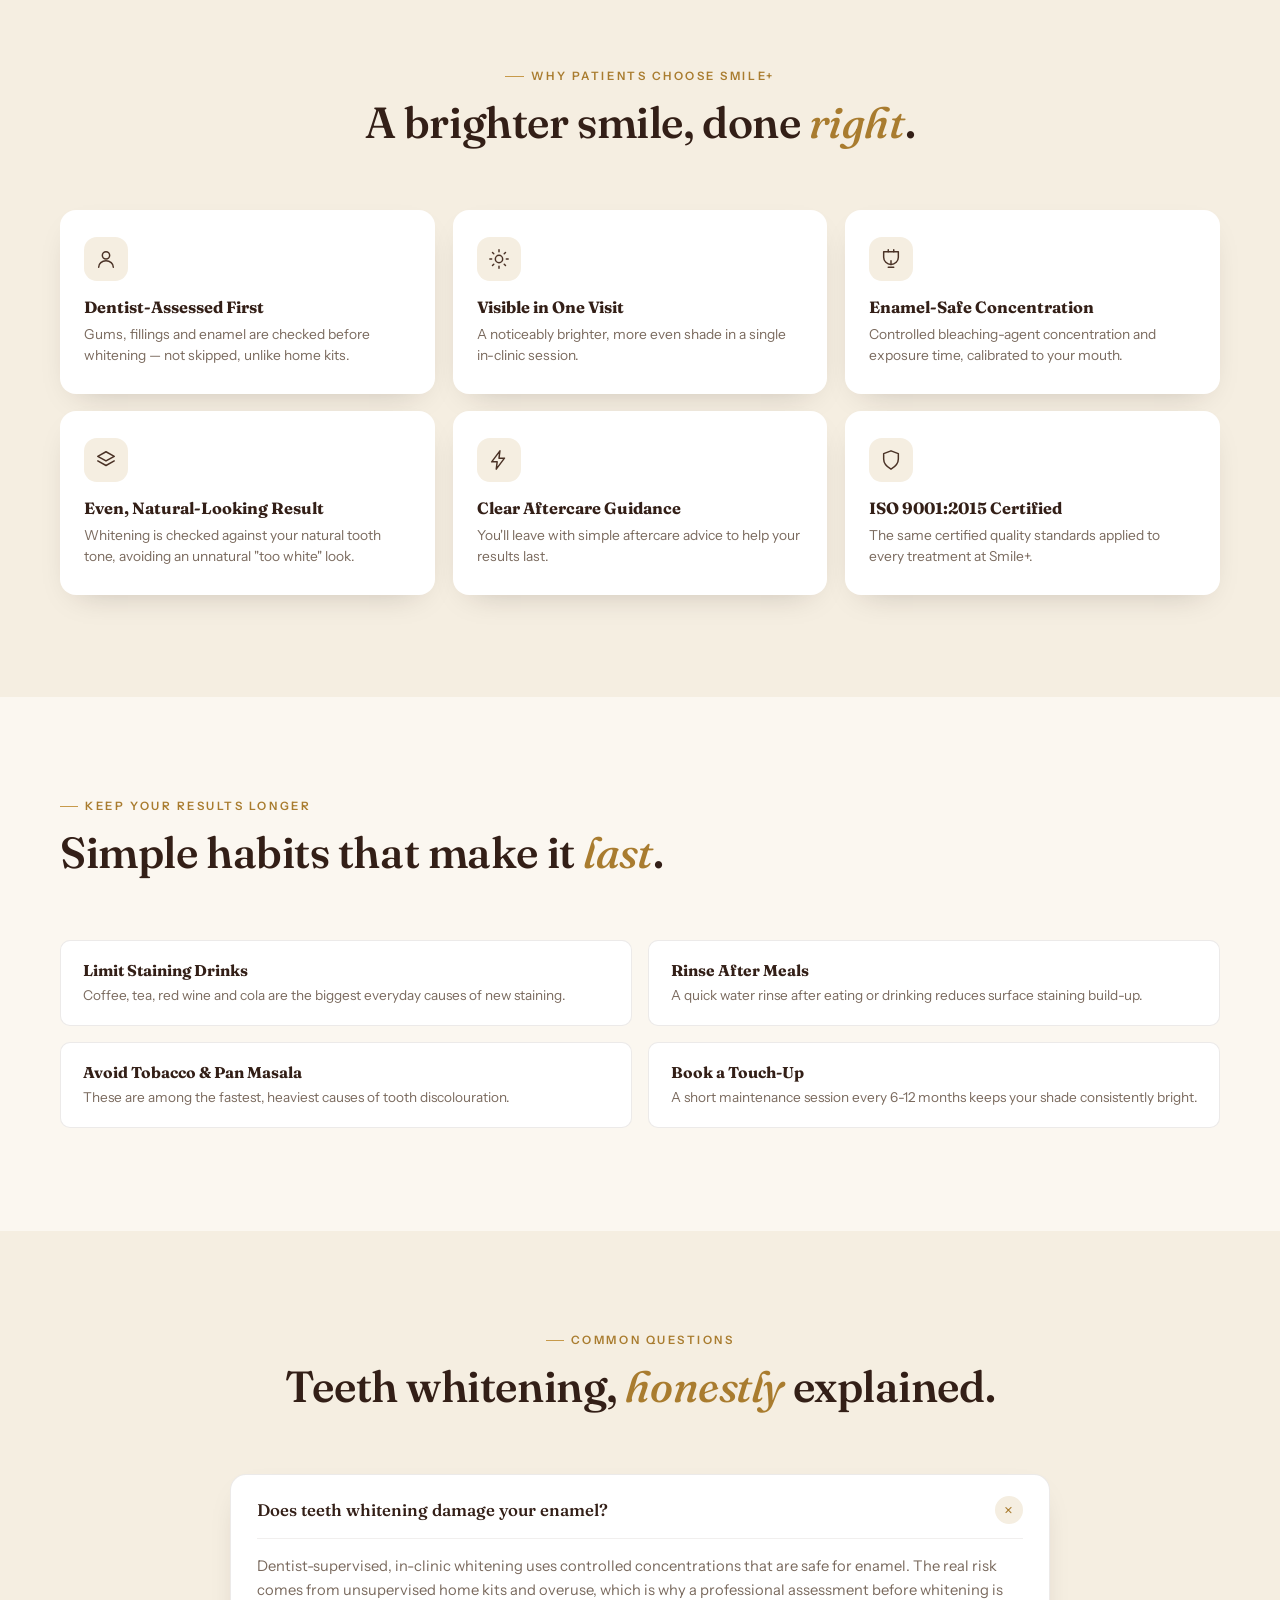
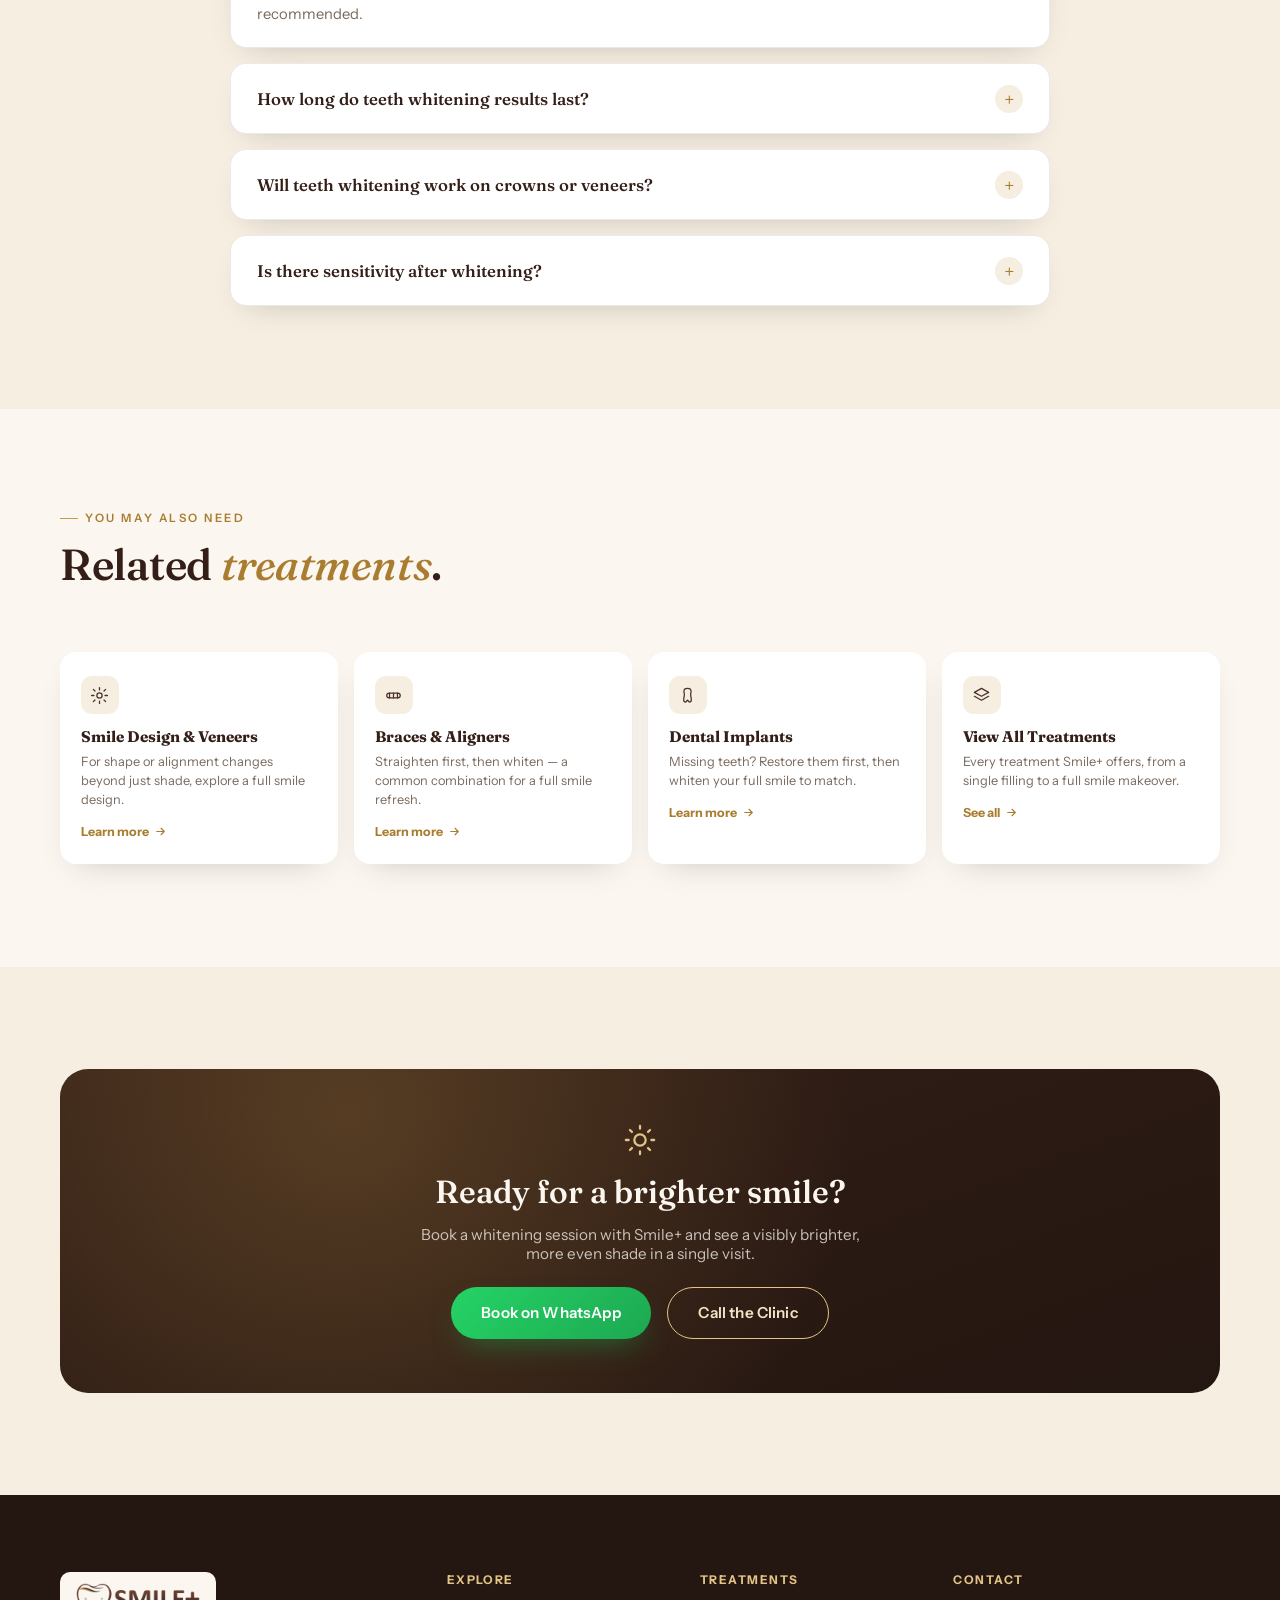
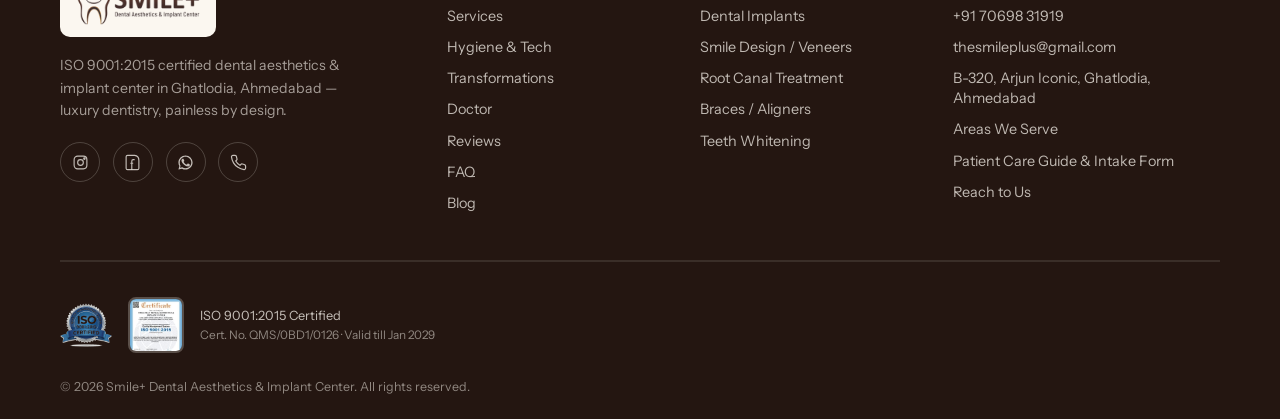
<file: teeth-whitening-ahmedabad.html>
<!DOCTYPE html>
<html lang="en">
<head>
<meta charset="UTF-8">
<meta name="viewport" content="width=device-width, initial-scale=1.0">
<title>Professional Teeth Whitening in Ahmedabad — Smile+ Ghatlodia</title>
<meta name="description" content="Dentist-supervised, in-clinic teeth whitening at Smile+, Ghatlodia, Ahmedabad — a visibly brighter smile in one session. Book on WhatsApp.">
<meta name="keywords" content="teeth whitening Ahmedabad, teeth whitening cost Ahmedabad, professional teeth whitening Ghatlodia, laser teeth whitening Ahmedabad, smile brightening Ahmedabad">
<meta name="robots" content="index, follow">
<link rel="canonical" href="https://thesmileplus.in/teeth-whitening-ahmedabad.html">

<meta property="og:type" content="website">
<meta property="og:site_name" content="Smile+ Dental Aesthetics & Implant Center">
<meta property="og:title" content="Professional Teeth Whitening in Ahmedabad — Smile+ Ghatlodia">
<meta property="og:description" content="Dentist-supervised, in-clinic teeth whitening at Smile+, Ghatlodia, Ahmedabad — a visibly brighter smile in one session. Book on WhatsApp.">
<meta property="og:image" content="https://thesmileplus.in/assets/img/ba-teeth-whitening-after.jpg">
<meta property="og:url" content="https://thesmileplus.in/teeth-whitening-ahmedabad.html">
<meta property="og:locale" content="en_IN">
<meta name="twitter:card" content="summary_large_image">
<meta name="twitter:title" content="Professional Teeth Whitening in Ahmedabad — Smile+ Ghatlodia">
<meta name="twitter:description" content="Dentist-supervised, in-clinic teeth whitening at Smile+, Ghatlodia, Ahmedabad — a visibly brighter smile in one session. Book on WhatsApp.">
<meta name="twitter:image" content="https://thesmileplus.in/assets/img/ba-teeth-whitening-after.jpg">

<meta name="geo.region" content="IN-GJ">
<meta name="geo.placename" content="Ahmedabad">
<meta name="theme-color" content="#4A3226">

<link rel="icon" href="assets/img/favicon-32.png" sizes="32x32">
<link rel="icon" href="assets/img/favicon-192.png" sizes="192x192">
<link rel="apple-touch-icon" href="assets/img/apple-touch-icon.png">

<link rel="preconnect" href="https://fonts.googleapis.com">
<link rel="preconnect" href="https://fonts.gstatic.com" crossorigin>
<link href="https://fonts.googleapis.com/css2?family=Fraunces:ital,opsz,wght@0,9..144,380..620;1,9..144,380..620&family=Instrument+Sans:wght@400..700&display=swap" rel="stylesheet">
<link rel="stylesheet" href="assets/css/style.css?v=1">
<link rel="stylesheet" href="assets/css/service-page.css?v=2">

<script type="application/ld+json">
{
  "@context": "https://schema.org",
  "@type": "MedicalWebPage",
  "@id": "https://thesmileplus.in/teeth-whitening-ahmedabad.html#webpage",
  "url": "https://thesmileplus.in/teeth-whitening-ahmedabad.html",
  "name": "Professional Teeth Whitening in Ahmedabad",
  "description": "Dentist-supervised, in-clinic teeth whitening at Smile+, Ghatlodia, Ahmedabad — a visibly brighter smile in one session. Book on WhatsApp.",
  "inLanguage": "en-IN",
  "dateModified": "2026-11-06",
  "isPartOf": {
    "@id": "https://thesmileplus.in/#website"
  },
  "about": {
    "@type": "MedicalProcedure",
    "name": "Professional Teeth Whitening",
    "procedureType": "https://schema.org/NoninvasiveProcedure",
    "bodyLocation": "Teeth",
    "howPerformed": "Dentist-supervised application of a controlled-concentration whitening agent, activated in-clinic to lighten tooth shade in a single visit."
  },
  "publisher": {
    "@type": "Dentist",
    "@id": "https://thesmileplus.in/#dentist",
    "name": "Smile+ Dental Aesthetics & Implant Center",
    "url": "https://thesmileplus.in/",
    "telephone": "+91-70698-31919",
    "address": {
      "@type": "PostalAddress",
      "streetAddress": "B-320, Arjun Iconic, Opp. Satya-2, Rannapark",
      "addressLocality": "Ghatlodia, Ahmedabad",
      "addressRegion": "Gujarat",
      "postalCode": "380061",
      "addressCountry": "IN"
    }
  }
}
</script>
<script type="application/ld+json">
{
  "@context": "https://schema.org",
  "@type": "BreadcrumbList",
  "itemListElement": [
    { "@type": "ListItem", "position": 1, "name": "Home", "item": "https://thesmileplus.in/" },
    { "@type": "ListItem", "position": 2, "name": "Teeth Whitening", "item": "https://thesmileplus.in/teeth-whitening-ahmedabad.html" }
  ]
}
</script>
<script type="application/ld+json">
{
  "@context": "https://schema.org",
  "@type": "FAQPage",
  "mainEntity": [
    { "@type": "Question", "name": "Does teeth whitening damage your enamel?", "acceptedAnswer": { "@type": "Answer", "text": "Dentist-supervised, in-clinic whitening uses controlled concentrations that are safe for enamel. The real risk comes from unsupervised home kits and overuse, which is why a professional assessment before whitening is recommended." } },
    { "@type": "Question", "name": "How long do teeth whitening results last?", "acceptedAnswer": { "@type": "Answer", "text": "Results typically last 6 months to 2 years depending on your diet and habits — coffee, tea, red wine and tobacco cause staining to return faster. Touch-up sessions can maintain your brightness over time." } },
    { "@type": "Question", "name": "Will teeth whitening work on crowns or veneers?", "acceptedAnswer": { "@type": "Answer", "text": "No — whitening only affects natural tooth enamel, not porcelain or composite restorations. If you have visible crowns or veneers, mention this at your consultation so shade matching can be planned properly." } },
    { "@type": "Question", "name": "Is there sensitivity after whitening?", "acceptedAnswer": { "@type": "Answer", "text": "Mild, temporary sensitivity to hot or cold is common for a day or two after treatment and settles on its own. Dentist-supervised whitening controls concentration and exposure time specifically to keep this manageable." } }
  ]
}
</script>
</head>
<body>

<header class="site-header" id="siteHeader">
  <nav class="nav container">
    <a href="/" class="nav-logo">
      <img src="assets/img/logo-horizontal-transparent.png" alt="Smile+ Dental Aesthetics & Implant Center" class="nav-logo-img" width="1600" height="539">
    </a>
    <ul class="nav-links">
      <li><a href="/#services">Services</a></li>
      <li><a href="/#technology">Hygiene</a></li>
      <li><a href="/#gallery">Gallery</a></li>
      <li><a href="/#doctor">Doctor</a></li>
      <li><a href="/#reviews">Reviews</a></li>
      <li><a href="/#visit">Visit</a></li>
    </ul>
    <div class="nav-cta">
      <a href="tel:+917069831919" class="nav-phone">
        <svg viewBox="0 0 24 24" fill="none" stroke="currentColor" stroke-width="1.7" stroke-linecap="round" stroke-linejoin="round"><path d="M22 16.92v3a2 2 0 0 1-2.18 2 19.79 19.79 0 0 1-8.63-3.07 19.5 19.5 0 0 1-6-6 19.79 19.79 0 0 1-3.07-8.67A2 2 0 0 1 4.11 2h3a2 2 0 0 1 2 1.72c.127.96.362 1.903.7 2.81a2 2 0 0 1-.45 2.11L8.09 9.91a16 16 0 0 0 6 6l1.27-1.27a2 2 0 0 1 2.11-.45c.907.338 1.85.573 2.81.7A2 2 0 0 1 22 16.92z"/></svg>
        +91 70698 31919
      </a>
      <a href="https://wa.me/917069831919?text=Hi%20Smile%2B%2C%20I%27d%20like%20to%20know%20more%20about%20teeth%20whitening." target="_blank" rel="noopener" class="btn btn-primary">
        <svg viewBox="0 0 24 24" fill="currentColor"><path d="M17.47 14.38c-.29-.15-1.7-.84-1.96-.93-.26-.1-.46-.15-.65.15-.19.29-.75.93-.92 1.12-.17.19-.34.22-.63.07-.29-.15-1.22-.45-2.33-1.44-.86-.77-1.44-1.72-1.61-2.01-.17-.29-.02-.45.13-.6.13-.13.29-.34.44-.51.15-.17.19-.29.29-.48.1-.19.05-.36-.02-.51-.07-.15-.65-1.58-.9-2.16-.24-.58-.48-.5-.65-.51-.17-.01-.36-.01-.56-.01-.19 0-.51.07-.78.36-.27.29-1.02 1-1.02 2.43 0 1.43 1.05 2.82 1.19 3.01.15.19 2.07 3.17 5.03 4.44.7.3 1.25.48 1.68.62.7.22 1.34.19 1.85.11.56-.08 1.7-.7 1.94-1.37.24-.68.24-1.26.17-1.38-.07-.12-.26-.19-.55-.34z"/><path d="M12.02 2C6.5 2 2 6.48 2 12c0 1.85.5 3.58 1.36 5.08L2 22l5.06-1.33A9.94 9.94 0 0 0 12.02 22C17.53 22 22 17.52 22 12S17.53 2 12.02 2zm0 18.1c-1.65 0-3.19-.46-4.5-1.26l-.32-.19-3 .79.8-2.93-.21-.3A8.09 8.09 0 0 1 3.9 12c0-4.48 3.64-8.12 8.12-8.12S20.14 7.52 20.14 12s-3.64 8.1-8.12 8.1z"/></svg>
        Book on WhatsApp
      </a>
    </div>
    <button class="nav-toggle" id="navToggle" aria-label="Open menu" aria-expanded="false">
      <svg viewBox="0 0 24 24" fill="none" stroke="currentColor" stroke-width="1.8" stroke-linecap="round"><path d="M4 6h16M4 12h16M4 18h16"/></svg>
    </button>
  </nav>
</header>

<div class="mobile-panel" id="mobilePanel">
  <a href="/#services">Services</a>
  <a href="/#technology">Hygiene &amp; Tech</a>
  <a href="/#gallery">Transformations</a>
  <a href="/#doctor">Doctor</a>
  <a href="/#reviews">Reviews</a>
  <a href="/#visit">Visit Us</a>
  <a href="https://wa.me/917069831919?text=Hi%20Smile%2B%2C%20I%27d%20like%20to%20know%20more%20about%20teeth%20whitening." target="_blank" rel="noopener" class="btn btn-primary btn-block">Book on WhatsApp</a>
</div>

<div class="breadcrumb-bar">
  <div class="container breadcrumb">
    <a href="/">Home</a><span class="sep">/</span>
    <a href="/#services">Treatments</a><span class="sep">/</span>
    <span class="current">Teeth Whitening</span>
  </div>
</div>

<section class="page-hero">
  <div class="page-hero-media">
    <img src="assets/img/hero-poster.jpg" alt="Smile+ Dental Aesthetics & Implant Center clinic interior" loading="eager" fetchpriority="high">
  </div>
  <div class="page-hero-inner container">
    <p class="eyebrow hero-eyebrow">Cosmetic Dentistry</p>
    <h1 class="hero-title">Teeth whitening in Ahmedabad, done <em>safely</em>, in one visit.</h1>
    <p class="hero-sub">Skip the unsupervised home kits. Dentist-controlled, in-clinic whitening at Smile+ lifts years of staining from coffee, tea and tobacco in a single session — with concentration and exposure time managed for enamel safety throughout.</p>
    <div class="hero-actions page-hero-actions">
      <a href="https://wa.me/917069831919?text=Hi%20Smile%2B%2C%20I%27d%20like%20to%20book%20a%20teeth%20whitening%20session." target="_blank" rel="noopener" class="btn btn-primary">
        <svg viewBox="0 0 24 24" fill="currentColor"><path d="M17.47 14.38c-.29-.15-1.7-.84-1.96-.93-.26-.1-.46-.15-.65.15-.19.29-.75.93-.92 1.12-.17.19-.34.22-.63.07-.29-.15-1.22-.45-2.33-1.44-.86-.77-1.44-1.72-1.61-2.01-.17-.29-.02-.45.13-.6.13-.13.29-.34.44-.51.15-.17.19-.29.29-.48.1-.19.05-.36-.02-.51-.07-.15-.65-1.58-.9-2.16-.24-.58-.48-.5-.65-.51-.17-.01-.36-.01-.56-.01-.19 0-.51.07-.78.36-.27.29-1.02 1-1.02 2.43 0 1.43 1.05 2.82 1.19 3.01.15.19 2.07 3.17 5.03 4.44.7.3 1.25.48 1.68.62.7.22 1.34.19 1.85.11.56-.08 1.7-.7 1.94-1.37.24-.68.24-1.26.17-1.38-.07-.12-.26-.19-.55-.34z"/><path d="M12.02 2C6.5 2 2 6.48 2 12c0 1.85.5 3.58 1.36 5.08L2 22l5.06-1.33A9.94 9.94 0 0 0 12.02 22C17.53 22 22 17.52 22 12S17.53 2 12.02 2zm0 18.1c-1.65 0-3.19-.46-4.5-1.26l-.32-.19-3 .79.8-2.93-.21-.3A8.09 8.09 0 0 1 3.9 12c0-4.48 3.64-8.12 8.12-8.12S20.14 7.52 20.14 12s-3.64 8.1-8.12 8.1z"/></svg>
        Book a Session
      </a>
      <a href="tel:+917069831919" class="btn btn-outline on-dark">Call +91 70698 31919</a>
    </div>
    <div class="stat-chip-row">
      <span class="stat-chip"><svg viewBox="0 0 24 24" fill="none" stroke="currentColor" stroke-width="1.8" stroke-linecap="round" stroke-linejoin="round"><circle cx="12" cy="12" r="4"/><path d="M12 2v2M12 20v2M4.9 4.9l1.4 1.4M17.7 17.7l1.4 1.4M2 12h2M20 12h2M4.9 19.1l1.4-1.4M17.7 6.3l1.4-1.4"/></svg> Single-Session Results</span>
      <span class="stat-chip"><svg viewBox="0 0 24 24" fill="none" stroke="currentColor" stroke-width="1.8" stroke-linecap="round" stroke-linejoin="round"><path d="M12 2l8 3v6c0 5-3.5 8.5-8 11-4.5-2.5-8-6-8-11V5l8-3z"/></svg> ISO 9001:2015 Certified</span>
      <span class="stat-chip"><svg viewBox="0 0 24 24" fill="none" stroke="currentColor" stroke-width="1.8" stroke-linecap="round" stroke-linejoin="round"><circle cx="12" cy="8" r="4"/><path d="M4 21c0-4 3.6-7 8-7s8 3 8 7"/></svg> Dentist-Supervised, Not DIY</span>
    </div>
  </div>
</section>

<section class="section ivory">
  <div class="container">
    <div class="two-col">
      <div class="reveal">
        <p class="eyebrow">Why Choose In-Clinic Whitening?</p>
        <h2 class="section-title" style="margin-block:1rem 1.4rem;">Brighter, <em>safely</em> — not just brighter.</h2>
        <div class="prose">
          <p>Professional teeth whitening uses a controlled-concentration bleaching agent applied directly to your teeth and activated in-clinic, lifting years of surface staining from coffee, tea, tobacco and everyday food far more effectively than any over-the-counter strip or kit.</p>
          <p>The difference isn't just the result — it's the safety. A dentist checks your gums, existing fillings and enamel condition first, so the treatment is calibrated to your mouth specifically, rather than a one-size-fits-all home kit used without supervision.</p>
          <p>A single in-clinic session can give a visibly brighter, more even shade, with clear aftercare guidance to help results last.</p>
        </div>
      </div>
      <div class="two-col-media reveal">
        <img src="assets/img/ba-teeth-whitening-after.jpg" alt="Teeth whitening result at Smile+ Ahmedabad" loading="lazy" decoding="async">
      </div>
    </div>
  </div>
</section>

<section class="section panel">
  <div class="container">
    <div class="section-head center reveal">
      <p class="eyebrow">Why Patients Choose Smile+</p>
      <h2 class="section-title">A brighter smile, done <em>right</em>.</h2>
    </div>
    <div class="benefit-grid">
      <div class="benefit-card reveal">
        <div class="icon"><svg viewBox="0 0 24 24" fill="none" stroke="currentColor" stroke-width="1.6" stroke-linecap="round" stroke-linejoin="round"><circle cx="12" cy="8" r="4"/><path d="M4 21c0-4 3.6-7 8-7s8 3 8 7"/></svg></div>
        <h3>Dentist-Assessed First</h3>
        <p>Gums, fillings and enamel are checked before whitening — not skipped, unlike home kits.</p>
      </div>
      <div class="benefit-card reveal">
        <div class="icon"><svg viewBox="0 0 24 24" fill="none" stroke="currentColor" stroke-width="1.6" stroke-linecap="round" stroke-linejoin="round"><circle cx="12" cy="12" r="4"/><path d="M12 2v2M12 20v2M4.9 4.9l1.4 1.4M17.7 17.7l1.4 1.4M2 12h2M20 12h2M4.9 19.1l1.4-1.4M17.7 6.3l1.4-1.4"/></svg></div>
        <h3>Visible in One Visit</h3>
        <p>A noticeably brighter, more even shade in a single in-clinic session.</p>
      </div>
      <div class="benefit-card reveal">
        <div class="icon"><svg viewBox="0 0 24 24" fill="none" stroke="currentColor" stroke-width="1.6" stroke-linecap="round" stroke-linejoin="round"><path d="M4 4h16v6a8 8 0 0 1-16 0V4z"/><path d="M9 4V2M15 4V2M12 14v4M9 21h6"/></svg></div>
        <h3>Enamel-Safe Concentration</h3>
        <p>Controlled bleaching-agent concentration and exposure time, calibrated to your mouth.</p>
      </div>
      <div class="benefit-card reveal">
        <div class="icon"><svg viewBox="0 0 24 24" fill="none" stroke="currentColor" stroke-width="1.6" stroke-linecap="round" stroke-linejoin="round"><path d="m12 3 9 5-9 5-9-5 9-5z"/><path d="m3 13 9 5 9-5"/></svg></div>
        <h3>Even, Natural-Looking Result</h3>
        <p>Whitening is checked against your natural tooth tone, avoiding an unnatural "too white" look.</p>
      </div>
      <div class="benefit-card reveal">
        <div class="icon"><svg viewBox="0 0 24 24" fill="none" stroke="currentColor" stroke-width="1.6" stroke-linecap="round" stroke-linejoin="round"><path d="M13 2 4 14h6l-1 8 9-12h-6l1-8z"/></svg></div>
        <h3>Clear Aftercare Guidance</h3>
        <p>You'll leave with simple aftercare advice to help your results last.</p>
      </div>
      <div class="benefit-card reveal">
        <div class="icon"><svg viewBox="0 0 24 24" fill="none" stroke="currentColor" stroke-width="1.6" stroke-linecap="round" stroke-linejoin="round"><path d="M12 2l8 3v6c0 5-3.5 8.5-8 11-4.5-2.5-8-6-8-11V5l8-3z"/></svg></div>
        <h3>ISO 9001:2015 Certified</h3>
        <p>The same certified quality standards applied to every treatment at Smile+.</p>
      </div>
    </div>
  </div>
</section>

<section class="section ivory">
  <div class="container">
    <div class="section-head reveal">
      <p class="eyebrow">Keep Your Results Longer</p>
      <h2 class="section-title">Simple habits that make it <em>last</em>.</h2>
    </div>
    <div class="cost-factor-grid">
      <div class="cost-factor-card reveal">
        <h3>Limit Staining Drinks</h3>
        <p>Coffee, tea, red wine and cola are the biggest everyday causes of new staining.</p>
      </div>
      <div class="cost-factor-card reveal">
        <h3>Rinse After Meals</h3>
        <p>A quick water rinse after eating or drinking reduces surface staining build-up.</p>
      </div>
      <div class="cost-factor-card reveal">
        <h3>Avoid Tobacco &amp; Pan Masala</h3>
        <p>These are among the fastest, heaviest causes of tooth discolouration.</p>
      </div>
      <div class="cost-factor-card reveal">
        <h3>Book a Touch-Up</h3>
        <p>A short maintenance session every 6-12 months keeps your shade consistently bright.</p>
      </div>
    </div>
  </div>
</section>

<section class="section panel" id="faq">
  <div class="container">
    <div class="section-head center reveal">
      <p class="eyebrow">Common Questions</p>
      <h2 class="section-title">Teeth whitening, <em>honestly</em> explained.</h2>
    </div>
    <div class="faq-list">
      <details class="faq-item reveal" open>
        <summary>Does teeth whitening damage your enamel?</summary>
        <p>Dentist-supervised, in-clinic whitening uses controlled concentrations that are safe for enamel. The real risk comes from unsupervised home kits and overuse, which is why a professional assessment before whitening is recommended.</p>
      </details>
      <details class="faq-item reveal">
        <summary>How long do teeth whitening results last?</summary>
        <p>Results typically last 6 months to 2 years depending on your diet and habits — coffee, tea, red wine and tobacco cause staining to return faster. Touch-up sessions can maintain your brightness over time.</p>
      </details>
      <details class="faq-item reveal">
        <summary>Will teeth whitening work on crowns or veneers?</summary>
        <p>No — whitening only affects natural tooth enamel, not porcelain or composite restorations. If you have visible crowns or veneers, mention this at your consultation so shade matching can be planned properly.</p>
      </details>
      <details class="faq-item reveal">
        <summary>Is there sensitivity after whitening?</summary>
        <p>Mild, temporary sensitivity to hot or cold is common for a day or two after treatment and settles on its own. Dentist-supervised whitening controls concentration and exposure time specifically to keep this manageable.</p>
      </details>
    </div>
  </div>
</section>

<section class="section ivory">
  <div class="container">
    <div class="section-head reveal">
      <p class="eyebrow">You May Also Need</p>
      <h2 class="section-title">Related <em>treatments</em>.</h2>
    </div>
    <div class="related-grid">
      <a href="smile-design-veneers-ahmedabad.html" class="related-card reveal">
        <div class="icon"><svg viewBox="0 0 24 24" fill="none" stroke="currentColor" stroke-width="1.6" stroke-linecap="round" stroke-linejoin="round"><path d="M12 2v3M12 19v3M4.2 4.2l2.1 2.1M17.7 17.7l2.1 2.1M2 12h3M19 12h3M4.2 19.8l2.1-2.1M17.7 6.3l2.1-2.1"/><circle cx="12" cy="12" r="3.3"/></svg></div>
        <h3>Smile Design &amp; Veneers</h3>
        <p>For shape or alignment changes beyond just shade, explore a full smile design.</p>
        <span class="link">Learn more <svg viewBox="0 0 24 24" fill="none" stroke="currentColor" stroke-width="2" stroke-linecap="round" stroke-linejoin="round"><path d="M5 12h14M13 6l6 6-6 6"/></svg></span>
      </a>
      <a href="braces-aligners-ahmedabad.html" class="related-card reveal">
        <div class="icon"><svg viewBox="0 0 24 24" fill="none" stroke="currentColor" stroke-width="1.6" stroke-linecap="round" stroke-linejoin="round"><rect x="3.5" y="9" width="17" height="6" rx="3"/><path d="M7 9v6M12 9v6M17 9v6"/></svg></div>
        <h3>Braces &amp; Aligners</h3>
        <p>Straighten first, then whiten — a common combination for a full smile refresh.</p>
        <span class="link">Learn more <svg viewBox="0 0 24 24" fill="none" stroke="currentColor" stroke-width="2" stroke-linecap="round" stroke-linejoin="round"><path d="M5 12h14M13 6l6 6-6 6"/></svg></span>
      </a>
      <a href="dental-implants-ahmedabad.html" class="related-card reveal">
        <div class="icon"><svg viewBox="0 0 24 24" fill="none" stroke="currentColor" stroke-width="1.6" stroke-linecap="round" stroke-linejoin="round"><path d="M12 3c2.5 0 4.5 1.3 4.5 3.6 0 1.6-.5 2.7-.5 4.4 0 2.3.8 4 .8 6.3 0 1.7-1 3-2.3 3-1.4 0-1.7-2.4-2.5-2.4s-1.1 2.4-2.5 2.4c-1.3 0-2.3-1.3-2.3-3 0-2.3.8-4 .8-6.3 0-1.7-.5-2.8-.5-4.4C7.5 4.3 9.5 3 12 3z"/></svg></div>
        <h3>Dental Implants</h3>
        <p>Missing teeth? Restore them first, then whiten your full smile to match.</p>
        <span class="link">Learn more <svg viewBox="0 0 24 24" fill="none" stroke="currentColor" stroke-width="2" stroke-linecap="round" stroke-linejoin="round"><path d="M5 12h14M13 6l6 6-6 6"/></svg></span>
      </a>
      <a href="/#services" class="related-card reveal">
        <div class="icon"><svg viewBox="0 0 24 24" fill="none" stroke="currentColor" stroke-width="1.6" stroke-linecap="round" stroke-linejoin="round"><path d="m12 3 9 5-9 5-9-5 9-5z"/><path d="m3 13 9 5 9-5"/></svg></div>
        <h3>View All Treatments</h3>
        <p>Every treatment Smile+ offers, from a single filling to a full smile makeover.</p>
        <span class="link">See all <svg viewBox="0 0 24 24" fill="none" stroke="currentColor" stroke-width="2" stroke-linecap="round" stroke-linejoin="round"><path d="M5 12h14M13 6l6 6-6 6"/></svg></span>
      </a>
    </div>
  </div>
</section>

<section class="section panel">
  <div class="container">
    <div class="cta-banner reveal">
      <div class="cta-banner-inner">
        <svg viewBox="0 0 24 24" width="34" height="34" fill="none" stroke="currentColor" stroke-width="1.6" stroke-linecap="round" stroke-linejoin="round" style="color:var(--gold-300);"><circle cx="12" cy="12" r="4"/><path d="M12 2v2M12 20v2M4.9 4.9l1.4 1.4M17.7 17.7l1.4 1.4M2 12h2M20 12h2M4.9 19.1l1.4-1.4M17.7 6.3l1.4-1.4"/></svg>
        <h2>Ready for a brighter smile?</h2>
        <p>Book a whitening session with Smile+ and see a visibly brighter, more even shade in a single visit.</p>
        <div class="cta-banner-actions">
          <a href="https://wa.me/917069831919?text=Hi%20Smile%2B%2C%20I%27d%20like%20to%20book%20a%20teeth%20whitening%20session." target="_blank" rel="noopener" class="btn btn-primary">Book on WhatsApp</a>
          <a href="tel:+917069831919" class="btn btn-outline on-dark">Call the Clinic</a>
        </div>
      </div>
    </div>
  </div>
</section>

<footer class="site-footer">
  <div class="container">
    <div class="footer-grid">
      <div class="footer-brand">
        <div class="footer-logo-wrap">
          <img src="assets/img/logo-horizontal-transparent.png" alt="Smile+ Dental Aesthetics & Implant Center" class="footer-logo-img">
        </div>
        <p>ISO 9001:2015 certified dental aesthetics &amp; implant center in Ghatlodia, Ahmedabad — luxury dentistry, painless by design.</p>
        <div class="footer-social">
          <a href="https://www.instagram.com/thesmileplus.in" target="_blank" rel="noopener" aria-label="Smile+ on Instagram">
            <svg viewBox="0 0 24 24" fill="none" stroke="currentColor" stroke-width="1.6"><rect x="3" y="3" width="18" height="18" rx="5"/><circle cx="12" cy="12" r="4"/><circle cx="17.5" cy="6.5" r="1"/></svg>
          </a>
          <a href="https://www.facebook.com/share/19VB5MRfCB/" target="_blank" rel="noopener" aria-label="Smile+ on Facebook">
            <svg viewBox="0 0 24 24" fill="none" stroke="currentColor" stroke-width="1.6"><path d="M15 8h-2a2 2 0 0 0-2 2v12M9 13h4"/><path d="M15 2H5a2 2 0 0 0-2 2v16a2 2 0 0 0 2 2h14a2 2 0 0 0 2-2V9a7 7 0 0 0-6-7z"/></svg>
          </a>
          <a href="https://wa.me/917069831919?text=Hi%20Smile%2B%2C%20I%27d%20like%20to%20book%20a%20dental%20consultation." target="_blank" rel="noopener" aria-label="Smile+ on WhatsApp">
            <svg viewBox="0 0 24 24" fill="currentColor"><path d="M17.47 14.38c-.29-.15-1.7-.84-1.96-.93-.26-.1-.46-.15-.65.15-.19.29-.75.93-.92 1.12-.17.19-.34.22-.63.07-.29-.15-1.22-.45-2.33-1.44-.86-.77-1.44-1.72-1.61-2.01-.17-.29-.02-.45.13-.6.13-.13.29-.34.44-.51.15-.17.19-.29.29-.48.1-.19.05-.36-.02-.51-.07-.15-.65-1.58-.9-2.16-.24-.58-.48-.5-.65-.51-.17-.01-.36-.01-.56-.01-.19 0-.51.07-.78.36-.27.29-1.02 1-1.02 2.43 0 1.43 1.05 2.82 1.19 3.01.15.19 2.07 3.17 5.03 4.44.7.3 1.25.48 1.68.62.7.22 1.34.19 1.85.11.56-.08 1.7-.7 1.94-1.37.24-.68.24-1.26.17-1.38-.07-.12-.26-.19-.55-.34z"/><path d="M12.02 2C6.5 2 2 6.48 2 12c0 1.85.5 3.58 1.36 5.08L2 22l5.06-1.33A9.94 9.94 0 0 0 12.02 22C17.53 22 22 17.52 22 12S17.53 2 12.02 2zm0 18.1c-1.65 0-3.19-.46-4.5-1.26l-.32-.19-3 .79.8-2.93-.21-.3A8.09 8.09 0 0 1 3.9 12c0-4.48 3.64-8.12 8.12-8.12S20.14 7.52 20.14 12s-3.64 8.1-8.12 8.1z"/></svg>
          </a>
          <a href="tel:+917069831919" aria-label="Call Smile+">
            <svg viewBox="0 0 24 24" fill="none" stroke="currentColor" stroke-width="1.7" stroke-linecap="round" stroke-linejoin="round"><path d="M22 16.92v3a2 2 0 0 1-2.18 2 19.79 19.79 0 0 1-8.63-3.07 19.5 19.5 0 0 1-6-6 19.79 19.79 0 0 1-3.07-8.67A2 2 0 0 1 4.11 2h3a2 2 0 0 1 2 1.72c.127.96.362 1.903.7 2.81a2 2 0 0 1-.45 2.11L8.09 9.91a16 16 0 0 0 6 6l1.27-1.27a2 2 0 0 1 2.11-.45c.907.338 1.85.573 2.81.7A2 2 0 0 1 22 16.92z"/></svg>
          </a>
        </div>
      </div>
      <div class="footer-col">
        <h3>Explore</h3>
        <ul>
          <li><a href="/#services">Services</a></li>
          <li><a href="/#technology">Hygiene &amp; Tech</a></li>
          <li><a href="/#gallery">Transformations</a></li>
          <li><a href="/#doctor">Doctor</a></li>
          <li><a href="/#reviews">Reviews</a></li>
          <li><a href="/#faq">FAQ</a></li>
          <li><a href="blog.html">Blog</a></li>
        </ul>
      </div>
      <div class="footer-col">
        <h3>Treatments</h3>
        <ul>
          <li><a href="dental-implants-ahmedabad.html">Dental Implants</a></li>
          <li><a href="smile-design-veneers-ahmedabad.html">Smile Design / Veneers</a></li>
          <li><a href="root-canal-treatment-ahmedabad.html">Root Canal Treatment</a></li>
          <li><a href="braces-aligners-ahmedabad.html">Braces / Aligners</a></li>
          <li><a href="teeth-whitening-ahmedabad.html">Teeth Whitening</a></li>
        </ul>
      </div>
      <div class="footer-col">
        <h3>Contact</h3>
        <ul>
          <li><a href="tel:+917069831919">+91 70698 31919</a></li>
          <li><a href="mailto:thesmileplus@gmail.com">thesmileplus@gmail.com</a></li>
          <li><a href="/#visit">B-320, Arjun Iconic, Ghatlodia, Ahmedabad</a></li>
          <li><a href="areas-we-serve.html">Areas We Serve</a></li>
          <li><a href="patient-care.html">Patient Care Guide &amp; Intake Form</a></li>
          <li><a href="reach-us.html">Reach to Us</a></li>
        </ul>
      </div>
    </div>
    <div class="footer-iso">
      <img src="assets/img/iso-badge.png" alt="ISO 9001:2015 Certified badge" class="footer-iso-badge" width="320" height="276" loading="lazy" decoding="async">
      <a href="assets/img/iso-certificate.jpg" target="_blank" rel="noopener" class="footer-iso-cert">
        <img src="assets/img/iso-certificate-thumb.jpg" alt="Smile+ ISO 9001:2015 certificate — click to view full certificate" width="160" height="228" loading="lazy" decoding="async">
      </a>
      <span class="footer-iso-text">ISO 9001:2015 Certified<br><span>Cert. No. QMS/0BD1/0126 &middot; Valid till Jan 2029</span></span>
    </div>
    <div class="footer-bottom">
      <span>&copy; <span id="year"></span> Smile+ Dental Aesthetics &amp; Implant Center. All rights reserved.</span>
    </div>
  </div>
</footer>

<a href="https://wa.me/917069831919?text=Hi%20Smile%2B%2C%20I%27d%20like%20to%20know%20more%20about%20teeth%20whitening." target="_blank" rel="noopener" class="wa-float" aria-label="Chat with Smile+ on WhatsApp">
  <svg viewBox="0 0 24 24" fill="currentColor"><path d="M17.47 14.38c-.29-.15-1.7-.84-1.96-.93-.26-.1-.46-.15-.65.15-.19.29-.75.93-.92 1.12-.17.19-.34.22-.63.07-.29-.15-1.22-.45-2.33-1.44-.86-.77-1.44-1.72-1.61-2.01-.17-.29-.02-.45.13-.6.13-.13.29-.34.44-.51.15-.17.19-.29.29-.48.1-.19.05-.36-.02-.51-.07-.15-.65-1.58-.9-2.16-.24-.58-.48-.5-.65-.51-.17-.01-.36-.01-.56-.01-.19 0-.51.07-.78.36-.27.29-1.02 1-1.02 2.43 0 1.43 1.05 2.82 1.19 3.01.15.19 2.07 3.17 5.03 4.44.7.3 1.25.48 1.68.62.7.22 1.34.19 1.85.11.56-.08 1.7-.7 1.94-1.37.24-.68.24-1.26.17-1.38-.07-.12-.26-.19-.55-.34z"/><path d="M12.02 2C6.5 2 2 6.48 2 12c0 1.85.5 3.58 1.36 5.08L2 22l5.06-1.33A9.94 9.94 0 0 0 12.02 22C17.53 22 22 17.52 22 12S17.53 2 12.02 2zm0 18.1c-1.65 0-3.19-.46-4.5-1.26l-.32-.19-3 .79.8-2.93-.21-.3A8.09 8.09 0 0 1 3.9 12c0-4.48 3.64-8.12 8.12-8.12S20.14 7.52 20.14 12s-3.64 8.1-8.12 8.1z"/></svg>
</a>

<script src="assets/js/main.js?v=1"></script>
</body>
</html>
</file>
<file: assets/css/style.css>
/* ============================================================
   Smile+ Dental Aesthetics & Implant Center
   Design tokens derived from the brand mark (espresso / gold / navy)
   Display: Fraunces (warm editorial serif) — Body: Instrument Sans
   ============================================================ */

:root{
  /* --- Brand color tokens (sampled from logo artwork) --- */
  --espresso-900:#241611;
  --espresso-800:#331F17;
  --espresso-700:#4A3226;
  --espresso-500:#6B4A38;
  --espresso-300:#9C7A64;

  --gold-600:#A97C2F;
  --gold-500:#C79A4B;
  --gold-300:#E3C486;
  --gold-100:#F3E4C6;

  --navy-900:#1B1C2B;
  --navy-700:#262A3E;

  --ivory-100:#FBF7F0;
  --ivory-200:#F5EEE1;
  --white:#FFFFFF;

  --ink:#2A1D16;
  --muted:#7A6A5E;

  /* --- Type --- */
  --font-display:'Fraunces', 'Iowan Old Style', serif;
  --font-body:'Instrument Sans', -apple-system, 'Segoe UI', sans-serif;

  /* --- Rhythm --- */
  --section-pad: clamp(4rem, 8vw, 7.5rem);
  --container-w: 1240px;
  --radius-lg: 28px;
  --radius-md: 16px;
  --radius-sm: 10px;

  --shadow-soft: 0 20px 60px -25px rgba(36,22,17,0.35);
  --shadow-card: 0 12px 32px -18px rgba(36,22,17,0.28);

  --ease: cubic-bezier(.22,.68,.32,1);
}

/* ============================================================ Reset */
*,*::before,*::after{box-sizing:border-box;}
html{scroll-behavior:smooth;}
body{
  margin:0;
  font-family:var(--font-body);
  color:var(--ink);
  background:var(--ivory-100);
  -webkit-font-smoothing:antialiased;
  overflow-x:hidden;
}
img,video{max-width:100%;display:block;}
a{color:inherit;text-decoration:none;}
ul{margin:0;padding:0;list-style:none;}
h1,h2,h3,h4,p{margin:0;}
button{font:inherit;cursor:pointer;border:none;background:none;color:inherit;}
.container{
  width:100%;
  max-width:var(--container-w);
  margin-inline:auto;
  padding-inline:clamp(1.25rem,4vw,2.5rem);
}

@media (prefers-reduced-motion: reduce){
  html{scroll-behavior:auto;}
  *,*::before,*::after{animation-duration:0.01ms !important;animation-iteration-count:1 !important;transition-duration:0.01ms !important;scroll-behavior:auto !important;}
}

:focus-visible{
  outline:2.5px solid var(--gold-500);
  outline-offset:3px;
  border-radius:4px;
}

/* ============================================================ Type scale */
.eyebrow{
  font-family:var(--font-body);
  font-size:0.72rem;
  font-weight:600;
  letter-spacing:0.22em;
  text-transform:uppercase;
  color:var(--gold-600);
  display:inline-flex;
  align-items:center;
  gap:0.6em;
}
.eyebrow::before{
  content:'';
  width:1.6em;
  height:1px;
  background:var(--gold-500);
  display:inline-block;
}
.section-title{
  font-family:var(--font-display);
  font-weight:560;
  font-size:clamp(1.9rem, 3.4vw, 3.1rem);
  line-height:1.08;
  color:var(--espresso-800);
  letter-spacing:-0.01em;
}
.section-title em{
  font-style:italic;
  font-weight:500;
  color:var(--gold-600);
}
.section-lede{
  font-family:var(--font-body);
  font-size:1.05rem;
  line-height:1.65;
  color:var(--muted);
  max-width:52ch;
}
.section-head{
  display:flex;
  flex-direction:column;
  gap:1rem;
  margin-bottom:clamp(2.5rem,5vw,4rem);
}
.section-head.center{align-items:center;text-align:center;margin-inline:auto;}

/* ============================================================ Smile-arc signature motif */
.arc-divider{
  width:100%;
  line-height:0;
  color:var(--ivory-100);
}
.arc-divider svg{width:100%;height:auto;display:block;}
.arc-divider.to-dark{color:var(--espresso-900);}
.arc-divider.to-ivory{color:var(--ivory-100);}
.arc-divider.flip{transform:rotate(180deg);}

.arc-underline{position:relative;display:inline-block;}
.arc-underline svg{
  position:absolute;
  left:2%;
  bottom:-0.28em;
  width:96%;
  height:0.5em;
}

/* ============================================================ Buttons */
.btn{
  display:inline-flex;
  align-items:center;
  justify-content:center;
  gap:0.6rem;
  padding:0.95rem 1.9rem;
  border-radius:999px;
  font-weight:600;
  font-size:0.95rem;
  letter-spacing:0.01em;
  transition:transform 0.35s var(--ease), box-shadow 0.35s var(--ease), background 0.3s var(--ease), color .3s var(--ease);
  white-space:nowrap;
}
.btn svg{width:1.15em;height:1.15em;flex-shrink:0;}
.btn-primary{
  background:linear-gradient(135deg,#25D366,#1DA851);
  color:#fff;
  box-shadow:0 14px 30px -12px rgba(29,168,81,0.55);
}
.btn-primary:hover{transform:translateY(-2px);box-shadow:0 20px 36px -14px rgba(29,168,81,0.6);}
.btn-outline{
  border:1.5px solid var(--espresso-700);
  color:var(--espresso-800);
  background:transparent;
}
.btn-outline:hover{background:var(--espresso-800);color:var(--ivory-100);transform:translateY(-2px);}
.btn-outline.on-dark{border-color:var(--gold-300);color:var(--gold-100);}
.btn-outline.on-dark:hover{background:var(--gold-300);color:var(--espresso-900);}
.btn-gold{
  background:linear-gradient(135deg,var(--gold-500),var(--gold-600));
  color:var(--espresso-900);
  box-shadow:0 14px 30px -14px rgba(169,124,47,0.6);
}
.btn-gold:hover{transform:translateY(-2px);}
.btn-block{width:100%;}

/* ============================================================ Nav */
.site-header{
  position:fixed;
  top:0;left:0;right:0;
  z-index:100;
  background:rgba(251,247,240,0.75);
  backdrop-filter:blur(14px) saturate(1.4);
  -webkit-backdrop-filter:blur(14px) saturate(1.4);
  border-bottom:1px solid rgba(74,50,38,0.08);
  transition:background .4s var(--ease), box-shadow .4s var(--ease);
}
.site-header.scrolled{
  box-shadow:0 8px 30px -20px rgba(36,22,17,0.4);
}
.nav{
  display:flex;
  align-items:center;
  justify-content:space-between;
  gap:1.5rem;
  padding-block:0.65rem;
}
.nav-logo{display:flex;align-items:center;flex-shrink:0;}
.nav-logo-img{height:46px;width:auto;display:block;}
.nav-links{
  display:flex;
  align-items:center;
  gap:1.5rem;
  flex-shrink:0;
  white-space:nowrap;
}
.nav-links a{
  font-size:0.88rem;
  font-weight:500;
  color:var(--espresso-700);
  position:relative;
  padding-block:0.3rem;
}
.nav-links a::after{
  content:'';
  position:absolute;left:0;bottom:0;
  width:0;height:1.5px;
  background:var(--gold-500);
  transition:width .3s var(--ease);
}
.nav-links a:hover::after{width:100%;}
.nav-cta{display:flex;align-items:center;gap:0.9rem;flex-shrink:0;}
.nav-phone{
  display:flex;align-items:center;gap:0.5rem;
  font-size:0.88rem;font-weight:600;color:var(--espresso-800);
  white-space:nowrap;
}
.nav-phone svg{width:1.05em;height:1.05em;color:var(--gold-600);flex-shrink:0;}
.nav-cta .btn{white-space:nowrap;}
.nav-toggle{
  display:none;
  width:44px;height:44px;
  align-items:center;justify-content:center;
  border-radius:50%;
  background:var(--espresso-800);
  color:var(--ivory-100);
}
.nav-toggle svg{width:20px;height:20px;}

.mobile-panel{
  position:fixed;inset:0;
  background:var(--espresso-900);
  z-index:99;
  display:flex;flex-direction:column;
  padding:6.5rem 2rem 2rem;
  gap:0.5rem;
  transform:translateY(-100%);
  transition:transform .5s var(--ease);
}
.mobile-panel.open{transform:translateY(0);}
.mobile-panel a{
  font-family:var(--font-display);
  font-size:1.7rem;
  color:var(--ivory-100);
  padding:0.7rem 0;
  border-bottom:1px solid rgba(255,255,255,0.08);
}
.mobile-panel .btn{margin-top:1.5rem;}

/* ============================================================ Hero */
.hero{
  position:relative;
  min-height:100svh;
  display:flex;
  align-items:flex-end;
  overflow:hidden;
  background:var(--espresso-900);
  isolation:isolate;
}
.hero-media{
  position:absolute;inset:0;
  z-index:0;
}
.hero-media video,.hero-media img{
  width:100%;height:100%;object-fit:cover;
  position:absolute;inset:0;
}
.hero-media::after{
  content:'';
  position:absolute;inset:0;
  background:
    linear-gradient(180deg, rgba(27,17,13,0.55) 0%, rgba(27,17,13,0.35) 38%, rgba(21,13,10,0.88) 100%),
    linear-gradient(90deg, rgba(21,13,10,0.55) 0%, rgba(21,13,10,0.05) 55%);
}
.hero-inner{
  position:relative;z-index:2;
  width:100%;
  padding-top:11rem;
  padding-bottom:8rem;
  color:var(--ivory-100);
}
.hero-eyebrow{
  color:var(--gold-300);
}
.hero-eyebrow::before{background:var(--gold-300);}
.hero-title{
  font-family:var(--font-display);
  font-weight:560;
  font-size:clamp(2.6rem, 6vw, 5rem);
  line-height:1.02;
  letter-spacing:-0.015em;
  margin-block:1.1rem 1.4rem;
  max-width:20ch;
}
.hero-title em{
  font-style:italic;
  font-weight:500;
  color:var(--gold-300);
}
.hero-sub{
  font-size:1.12rem;
  line-height:1.65;
  color:rgba(251,247,240,0.82);
  max-width:46ch;
  margin-bottom:2.3rem;
}
.hero-actions{
  display:flex;flex-wrap:wrap;gap:1rem;
  margin-bottom:3.2rem;
}

.hero-iso-badge{
  position:absolute;
  top:6.7rem;
  right:clamp(1.25rem,4vw,2.5rem);
  z-index:2;
  width:64px;height:auto;
  filter:drop-shadow(0 10px 18px rgba(0,0,0,0.45));
}

.hero-scroll{
  position:absolute;
  right:clamp(1.25rem,4vw,2.5rem);
  bottom:11rem;
  z-index:2;
  display:flex;flex-direction:column;align-items:center;gap:0.6rem;
  color:rgba(251,247,240,0.7);
}
.hero-scroll span{
  writing-mode:vertical-rl;
  font-size:0.68rem;letter-spacing:0.2em;text-transform:uppercase;
}
.hero-scroll .line{width:1px;height:46px;background:linear-gradient(rgba(251,247,240,0.9),transparent);animation:scrollpulse 2.2s ease-in-out infinite;}
@keyframes scrollpulse{0%,100%{transform:scaleY(1);opacity:.5;}50%{transform:scaleY(1.15);opacity:1;}}

/* ============================================================ Section base */
.section{padding-block:var(--section-pad);position:relative;}
.section.ivory{background:var(--ivory-100);}
.section.dark{background:var(--espresso-900);color:var(--ivory-100);}
.section.dark .section-title{color:var(--ivory-100);}
.section.dark .section-lede{color:rgba(251,247,240,0.72);}
.section.dark .eyebrow{color:var(--gold-300);}
.section.dark .eyebrow::before{background:var(--gold-300);}
.section.panel{background:var(--ivory-200);}

/* ============================================================ Trust strip */
.trust-strip{
  position:relative;z-index:3;
  margin-top:-3.5rem;
}
@media (max-height:700px){
  .trust-strip{margin-top:-1.5rem;}
}
@media (max-height:560px){
  .trust-strip{margin-top:0;}
}
.trust-strip .container{
  background:var(--white);
  border-radius:var(--radius-lg);
  box-shadow:var(--shadow-soft);
  padding:1.9rem clamp(1.5rem,4vw,3rem);
  display:grid;
  grid-template-columns:repeat(4,1fr);
  gap:1.5rem;
}
.trust-strip-item{
  display:flex;align-items:center;gap:0.9rem;
  padding-inline:0.5rem;
  border-left:1px solid rgba(74,50,38,0.1);
}
.trust-strip-item:first-child{border-left:none;padding-left:0;}
.trust-strip-item .icon{
  width:46px;height:46px;flex-shrink:0;
  border-radius:50%;
  display:flex;align-items:center;justify-content:center;
  background:var(--gold-100);color:var(--gold-600);
}
.trust-strip-item .icon svg{width:22px;height:22px;}
.trust-strip-item .icon.iso-icon{background:var(--white);padding:5px;}
.trust-strip-item .icon.iso-icon img{width:100%;height:100%;object-fit:contain;}
.trust-strip-item strong{display:block;font-family:var(--font-display);font-size:1.05rem;color:var(--espresso-800);}
.trust-strip-item span{font-size:0.8rem;color:var(--muted);}

/* ============================================================ Services */
.services-grid{
  display:grid;
  grid-template-columns:repeat(4,1fr);
  gap:1.1rem;
}
.service-card{
  background:var(--white);
  border-radius:var(--radius-md);
  padding:1.9rem 1.6rem;
  box-shadow:var(--shadow-card);
  transition:transform .4s var(--ease), box-shadow .4s var(--ease);
  position:relative;
  overflow:hidden;
}
.service-card:hover{transform:translateY(-6px);box-shadow:0 26px 46px -20px rgba(36,22,17,0.32);}
.service-card .num{
  font-family:var(--font-display);
  font-size:0.78rem;
  color:var(--gold-500);
  font-weight:600;
  letter-spacing:0.05em;
}
.service-card .icon{
  width:48px;height:48px;
  border-radius:14px;
  background:var(--ivory-200);
  color:var(--espresso-700);
  display:flex;align-items:center;justify-content:center;
  margin-block:0.9rem 1.1rem;
}
.service-card .icon svg{width:24px;height:24px;}
.service-card h3{
  font-family:var(--font-display);
  font-size:1.12rem;
  font-weight:560;
  color:var(--espresso-800);
  margin-bottom:0.5rem;
}
.service-card p{font-size:0.87rem;color:var(--muted);line-height:1.55;}

/* ============================================================ Technology / sterilization (full-bleed video) */
.tech-hero{
  position:relative;
  min-height:clamp(620px,88vh,880px);
  display:flex;
  align-items:center;
  overflow:hidden;
  background:var(--espresso-900);
  isolation:isolate;
}
.tech-hero-media{position:absolute;inset:0;z-index:0;}
.tech-hero-media video,.tech-hero-media img{
  width:100%;height:100%;object-fit:cover;position:absolute;inset:0;
}
.tech-hero-media::after{
  content:'';
  position:absolute;inset:0;
  background:
    linear-gradient(90deg, rgba(21,13,10,0.92) 0%, rgba(21,13,10,0.72) 42%, rgba(21,13,10,0.4) 75%, rgba(21,13,10,0.65) 100%),
    linear-gradient(0deg, rgba(21,13,10,0.5) 0%, transparent 30%);
}
.tech-hero-media::before{
  content:'';
  position:absolute;inset:0;
  z-index:1;
  pointer-events:none;
  background:
    linear-gradient(180deg, var(--ivory-100) 0%, rgba(251,247,240,0) 7%),
    linear-gradient(0deg, var(--ivory-100) 0%, rgba(251,247,240,0) 7%);
}
.tech-hero-inner{
  position:relative;z-index:2;
  color:var(--ivory-100);
  padding-block:4rem;
}
.tech-hero-inner .section-title{color:var(--ivory-100);max-width:16ch;}
.tech-hero-inner .section-lede{color:rgba(251,247,240,0.78);max-width:48ch;}
.tech-checklist{
  display:grid;
  gap:0.8rem;
  margin-top:2rem;
  max-width:560px;
}
.tech-checklist li{
  display:flex;align-items:flex-start;gap:0.9rem;
  font-size:0.94rem;
  color:rgba(251,247,240,0.92);
  padding:0.85rem 1.1rem;
  background:rgba(21,13,10,0.45);
  backdrop-filter:blur(6px);
  -webkit-backdrop-filter:blur(6px);
  border:1px solid rgba(251,247,240,0.12);
  border-radius:var(--radius-sm);
}
.tech-checklist li svg{width:20px;height:20px;color:var(--gold-300);flex-shrink:0;margin-top:0.1rem;}
.iso-chip.standalone{
  display:inline-flex;align-items:center;gap:0.6rem;
  margin-top:2rem;
  background:rgba(251,247,240,0.95);
  color:var(--espresso-800);
  padding:0.6rem 1.1rem;
  border-radius:999px;
  font-size:0.75rem;font-weight:700;letter-spacing:0.06em;
}
.iso-chip.standalone svg{width:17px;height:17px;color:var(--gold-600);}
.play-badge{
  position:absolute;inset:0;margin:auto;
  width:64px;height:64px;
  border-radius:50%;
  background:rgba(251,247,240,0.92);
  color:var(--espresso-800);
  display:flex;align-items:center;justify-content:center;
  box-shadow:0 10px 30px rgba(0,0,0,0.35);
  transition:transform .3s var(--ease);
}
.play-badge svg{width:22px;height:22px;margin-left:3px;}

/* ============================================================ Gallery / before-after */
.gallery-grid{
  display:grid;
  grid-template-columns:repeat(3,1fr);
  gap:1.4rem;
  align-items:start;
}
.ba-card{
  background:var(--white);
  border-radius:var(--radius-md);
  overflow:hidden;
  box-shadow:var(--shadow-card);
}
.ba-tag{
  position:absolute;top:0.8rem;
  font-size:0.65rem;font-weight:700;letter-spacing:0.08em;text-transform:uppercase;
  background:rgba(36,22,17,0.72);color:#fff;
  padding:0.3rem 0.65rem;border-radius:999px;
  pointer-events:none;
}
.ba-tag.before{left:0.8rem;}
.ba-tag.after{right:0.8rem;}
.ba-caption{
  padding:1.1rem 1.3rem 1.4rem;
}
.ba-caption h3{font-family:var(--font-display);font-size:1.05rem;color:var(--espresso-800);margin-bottom:0.3rem;}
.ba-caption p{font-size:0.82rem;color:var(--muted);}
.ba-hint{
  text-align:center;font-size:0.8rem;color:var(--muted);margin-top:1.6rem;
}
.ba-static{
  display:grid;
  grid-template-columns:1fr;
}
.ba-static-half{position:relative;height:190px;background:var(--ivory-200);display:flex;align-items:center;justify-content:center;}
.ba-static-half img{width:100%;height:100%;object-fit:contain;display:block;}
.ba-static-half:first-child{border-bottom:2px solid var(--white);}

.ba-cta{background:linear-gradient(160deg,var(--espresso-800),var(--espresso-900));}
.ba-cta-inner{
  height:100%;
  min-height:480px;
  padding:2.2rem 1.8rem;
  display:flex;flex-direction:column;align-items:center;justify-content:center;text-align:center;gap:0.9rem;
  color:var(--ivory-100);
}
.ba-cta-inner svg{width:34px;height:34px;color:var(--gold-300);}
.ba-cta-inner h3{font-family:var(--font-display);font-weight:560;font-size:1.25rem;color:var(--ivory-100);}
.ba-cta-inner p{font-size:0.88rem;color:rgba(251,247,240,0.75);line-height:1.55;max-width:26ch;}
.ba-cta-inner .btn{margin-top:0.5rem;}

/* ============================================================ Doctor */
.doctor-layout{
  display:grid;
  grid-template-columns:0.85fr 1.15fr;
  gap:clamp(2rem,5vw,4rem);
  align-items:center;
}
.doctor-card{
  position:relative;
  background:linear-gradient(160deg,var(--espresso-800),var(--espresso-900));
  border-radius:var(--radius-lg);
  padding:clamp(2.2rem,4vw,3rem);
  color:var(--ivory-100);
  text-align:center;
  overflow:hidden;
}
.doctor-card::before{
  content:'';
  position:absolute;inset:0;
  background:radial-gradient(circle at 30% 20%, rgba(199,154,75,0.25), transparent 55%);
}
.doctor-photo{
  position:relative;
  width:132px;height:132px;
  margin:0 auto 1.4rem;
  border-radius:50%;
  overflow:hidden;
  border:3px solid var(--gold-500);
  box-shadow:0 16px 34px -14px rgba(0,0,0,0.55);
}
.doctor-photo img{width:100%;height:100%;object-fit:cover;object-position:top center;}
.doctor-card h3{
  position:relative;
  font-family:var(--font-display);font-size:1.5rem;font-weight:600;margin-bottom:0.25rem;
}
.doctor-card .cred{position:relative;font-size:0.85rem;color:var(--gold-300);letter-spacing:0.03em;margin-bottom:1.4rem;}
.doctor-card .role-tags{
  position:relative;
  display:flex;flex-wrap:wrap;justify-content:center;gap:0.5rem;
}
.doctor-card .role-tags span{
  font-size:0.72rem;font-weight:600;letter-spacing:0.04em;
  padding:0.4rem 0.85rem;border-radius:999px;
  background:rgba(251,247,240,0.08);
  border:1px solid rgba(251,247,240,0.15);
}
.doctor-content .doctor-heading{
  font-family:var(--font-display);font-weight:560;
  font-size:1.4rem;color:var(--espresso-800);margin-bottom:1rem;
}
.doctor-content p{color:var(--muted);line-height:1.7;margin-bottom:1.1rem;font-size:1rem;}
.doctor-quote{
  margin-top:1.6rem;
  padding:1.4rem 1.6rem;
  border-left:3px solid var(--gold-500);
  background:var(--ivory-200);
  border-radius:0 var(--radius-sm) var(--radius-sm) 0;
  font-family:var(--font-display);
  font-style:italic;
  font-size:1.08rem;
  color:var(--espresso-800);
}

/* ============================================================ Vision & Motto */
.vision-wrap{
  text-align:center;
  max-width:900px;
  margin-inline:auto;
}
.vision-quote{
  font-family:var(--font-display);
  font-style:italic;
  font-weight:500;
  font-size:clamp(1.5rem,3.2vw,2.35rem);
  line-height:1.35;
  color:var(--ivory-100);
  margin-block:1.6rem 2.2rem;
}
.vision-quote em{color:var(--gold-300);font-style:italic;}
.motto-pill{
  display:inline-flex;align-items:center;gap:0.7rem;
  padding:0.7rem 1.4rem;
  border-radius:999px;
  background:rgba(251,247,240,0.06);
  border:1px solid rgba(251,247,240,0.15);
  font-size:0.85rem;letter-spacing:0.03em;color:var(--gold-200,var(--gold-300));
}

/* ============================================================ Testimonials */
.video-grid{
  display:grid;
  grid-template-columns:repeat(3,minmax(0,340px));
  gap:1.1rem;
  align-items:start;
  justify-content:center;
}
.video-card{
  position:relative;
  border-radius:var(--radius-md);
  overflow:hidden;
  cursor:pointer;
  background:var(--espresso-900);
  box-shadow:var(--shadow-card);
  display:flex;
}
.video-card img{width:100%;height:auto;display:block;opacity:0.88;transition:transform .5s var(--ease), opacity .4s;}
.video-card:hover img{transform:scale(1.06);opacity:1;}
.video-card::after{
  content:'';position:absolute;inset:0;
  background:linear-gradient(180deg,transparent 40%,rgba(20,12,9,0.85) 100%);
}
.video-card .vc-label{
  position:absolute;left:0.9rem;right:0.9rem;bottom:0.9rem;z-index:2;
  color:#fff;font-size:0.82rem;font-weight:600;line-height:1.3;
}
.video-card .play-badge{width:52px;height:52px;}
.video-card .play-badge svg{width:18px;height:18px;}

.reviews-block{
  margin-top:clamp(2.5rem,5vw,4rem);
  background:var(--ivory-200);
  border-radius:var(--radius-lg);
  padding:clamp(2rem,4vw,3rem);
}
.reviews-google{text-align:center;}
.google-g{width:52px;margin-bottom:0.8rem;}
.reviews-google .rating-num{
  font-family:var(--font-display);font-size:2.6rem;font-weight:600;color:var(--espresso-800);
}
.reviews-stars{color:var(--gold-500);font-size:1.3rem;letter-spacing:0.15em;margin-block:0.4rem;}
.reviews-google p{font-size:0.85rem;color:var(--muted);}
.review-quote-card{
  background:var(--white);
  border:1px solid rgba(74,50,38,0.1);
  border-radius:var(--radius-sm);
  padding:1.3rem 1.4rem;
  flex:0 0 calc((100% - 2*1.1rem)/3);
  scroll-snap-align:start;
  box-shadow:var(--shadow-card);
}
.rq-head{display:flex;align-items:flex-start;gap:0.75rem;margin-bottom:0.9rem;}
.rq-avatar{
  width:40px;height:40px;border-radius:50%;flex-shrink:0;
  display:flex;align-items:center;justify-content:center;
  color:#fff;font-family:var(--font-display);font-weight:600;font-size:1.05rem;
}
.rq-meta{flex:1;min-width:0;}
.rq-name{display:block;font-size:0.88rem;font-weight:700;color:var(--espresso-800);white-space:nowrap;overflow:hidden;text-overflow:ellipsis;}
.rq-subline{display:flex;align-items:center;gap:0.5rem;margin-top:0.15rem;}
.rq-stars{color:var(--gold-500);font-size:0.72rem;letter-spacing:0.08em;}
.rq-time{font-size:0.72rem;color:var(--muted);}
.rq-google-g{width:18px;height:18px;flex-shrink:0;margin-top:0.15rem;}
.rq-text{font-size:0.88rem;line-height:1.6;color:var(--espresso-700);}

.reviews-carousel{position:relative;margin-top:2rem;}
.rc-viewport{
  display:flex;gap:1.1rem;
  overflow-x:auto;
  scroll-snap-type:x mandatory;
  scroll-behavior:smooth;
  padding-bottom:0.3rem;
  scrollbar-width:none;-ms-overflow-style:none;
}
.rc-viewport::-webkit-scrollbar{display:none;}
.rc-arrow{
  position:absolute;top:50%;transform:translateY(-50%);
  width:42px;height:42px;border-radius:50%;
  background:var(--white);color:var(--espresso-800);
  box-shadow:var(--shadow-card);
  display:flex;align-items:center;justify-content:center;
  z-index:3;
  transition:opacity .3s, transform .3s;
}
.rc-arrow svg{width:18px;height:18px;}
.rc-arrow:hover{transform:translateY(-50%) scale(1.06);}
.rc-arrow:disabled{opacity:0;pointer-events:none;}
.rc-prev{left:-14px;}
.rc-next{right:-14px;}
.rc-dots{display:flex;justify-content:center;gap:0.5rem;margin-top:1.3rem;}
.rc-dots button{
  width:8px;height:8px;border-radius:999px;
  background:rgba(74,50,38,0.22);
  transition:width .3s,background .3s;
}
.rc-dots button.active{background:var(--gold-500);width:22px;}
.rc-dots.hidden,.rc-arrow.hidden{display:none;}

/* ============================================================ Visit us */
.visit-layout{
  display:grid;
  grid-template-columns:0.85fr 1.15fr;
  gap:clamp(1.5rem,4vw,2.5rem);
  align-items:stretch;
}
.visit-card{
  background:var(--white);
  border-radius:var(--radius-lg);
  box-shadow:var(--shadow-card);
  padding:clamp(2rem,4vw,2.6rem);
  display:flex;flex-direction:column;gap:1.6rem;
}
.visit-row{display:flex;gap:1rem;align-items:flex-start;}
.visit-row .icon{
  width:42px;height:42px;flex-shrink:0;border-radius:12px;
  background:var(--gold-100);color:var(--gold-600);
  display:flex;align-items:center;justify-content:center;
}
.visit-row .icon svg{width:20px;height:20px;}
.visit-row h3{font-family:var(--font-display);font-size:1rem;color:var(--espresso-800);margin-bottom:0.2rem;}
.visit-row p, .visit-row a{font-size:0.9rem;color:var(--muted);line-height:1.55;}
.visit-row a:hover{color:var(--gold-600);}
.map-embed{
  border-radius:var(--radius-lg);
  overflow:hidden;
  box-shadow:var(--shadow-card);
  min-height:420px;
  position:relative;
}
.map-embed iframe{width:100%;height:100%;min-height:420px;border:0;position:absolute;inset:0;}

/* ============================================================ FAQ */
.faq-list{
  max-width:820px;
  margin-inline:auto;
  display:grid;
  gap:0.9rem;
}
.faq-item{
  background:var(--white);
  border:1px solid rgba(74,50,38,0.1);
  border-radius:var(--radius-md);
  padding:1.3rem 1.6rem;
  box-shadow:var(--shadow-card);
}
.faq-item summary{
  font-family:var(--font-display);
  font-weight:560;
  font-size:1.05rem;
  color:var(--espresso-800);
  cursor:pointer;
  list-style:none;
  display:flex;
  align-items:center;
  justify-content:space-between;
  gap:1rem;
}
.faq-item summary::-webkit-details-marker{display:none;}
.faq-item summary::after{
  content:'+';
  flex-shrink:0;
  width:28px;height:28px;
  border-radius:50%;
  background:var(--ivory-200);
  color:var(--gold-600);
  display:flex;align-items:center;justify-content:center;
  font-size:1.2rem;
  transition:transform .3s var(--ease);
}
.faq-item[open] summary::after{transform:rotate(45deg);}
.faq-item p{
  font-size:0.92rem;
  line-height:1.65;
  color:var(--muted);
  margin-top:0.9rem;
  padding-top:0.9rem;
  border-top:1px solid rgba(74,50,38,0.08);
}

/* ============================================================ Footer */
.site-footer{
  background:var(--espresso-900);
  color:rgba(251,247,240,0.75);
  padding-top:clamp(3.5rem,6vw,5rem);
}
.footer-grid{
  display:grid;
  grid-template-columns:1.3fr 0.8fr 0.8fr 1fr;
  gap:2.5rem;
  padding-bottom:3rem;
  border-bottom:1px solid rgba(251,247,240,0.1);
}
.footer-logo-wrap{
  display:inline-flex;
  background:var(--ivory-100);
  border-radius:var(--radius-sm);
  padding:0.7rem 1rem;
  margin-bottom:1.1rem;
}
.footer-logo-img{height:42px;width:auto;display:block;}
.footer-brand p{font-size:0.88rem;line-height:1.6;max-width:34ch;color:rgba(251,247,240,0.6);}
.footer-col h3{
  font-family:var(--font-body);font-size:0.75rem;letter-spacing:0.12em;text-transform:uppercase;
  color:var(--gold-300);margin-bottom:1.1rem;
}
.footer-col ul{display:grid;gap:0.7rem;}
.footer-col a{font-size:0.9rem;color:rgba(251,247,240,0.72);}
.footer-col a:hover{color:var(--gold-300);}
.footer-social{display:flex;gap:0.8rem;margin-top:1.3rem;}
.footer-social a{
  width:40px;height:40px;border-radius:50%;
  border:1px solid rgba(251,247,240,0.2);
  display:flex;align-items:center;justify-content:center;
  transition:background .3s, border-color .3s, transform .3s;
}
.footer-social a svg{width:17px;height:17px;}
.footer-social a:hover{background:var(--gold-500);border-color:var(--gold-500);color:var(--espresso-900);transform:translateY(-3px);}
.footer-iso{
  display:flex;align-items:center;gap:1rem;
  padding-top:2.2rem;
  border-top:1px solid rgba(251,247,240,0.1);
}
.footer-iso-badge{width:52px;height:auto;flex-shrink:0;}
.footer-iso-cert{
  flex-shrink:0;
  width:56px;height:56px;
  border-radius:8px;
  overflow:hidden;
  border:2px solid rgba(251,247,240,0.25);
  transition:border-color .3s, transform .3s;
}
.footer-iso-cert:hover{border-color:var(--gold-500);transform:translateY(-2px);}
.footer-iso-cert img{width:100%;height:100%;object-fit:cover;object-position:top center;}
.footer-iso-text{font-size:0.8rem;color:rgba(251,247,240,0.75);line-height:1.5;}
.footer-iso-text span{color:rgba(251,247,240,0.5);font-size:0.74rem;}
.footer-bottom{
  display:flex;justify-content:space-between;align-items:center;flex-wrap:wrap;gap:1rem;
  padding-block:1.6rem;
  font-size:0.78rem;color:rgba(251,247,240,0.5);
}
/* ============================================================ Floating WhatsApp */
.wa-float{
  position:fixed;
  right:1.4rem;bottom:1.4rem;
  z-index:200;
  width:60px;height:60px;
  border-radius:50%;
  background:linear-gradient(135deg,#25D366,#1DA851);
  display:flex;align-items:center;justify-content:center;
  box-shadow:0 14px 32px -10px rgba(29,168,81,0.65);
  animation:wafloat 2.8s ease-in-out infinite;
}
.wa-float svg{width:28px;height:28px;color:#fff;}
@keyframes wafloat{0%,100%{transform:translateY(0);}50%{transform:translateY(-6px);}}

/* ============================================================ Reveal-on-scroll */
.reveal{
  opacity:0;
  transform:translateY(28px);
  transition:opacity .8s var(--ease), transform .8s var(--ease);
}
.reveal.in{opacity:1;transform:translateY(0);}

/* ============================================================ Lightbox */
.lightbox{
  position:fixed;inset:0;z-index:300;
  background:rgba(15,9,7,0.92);
  display:none;
  align-items:center;justify-content:center;
  padding:2rem;
}
.lightbox.open{display:flex;}
.lightbox video{max-width:min(900px,92vw);max-height:86vh;border-radius:14px;box-shadow:0 30px 80px rgba(0,0,0,0.5);}
.lightbox-close{
  position:absolute;top:1.5rem;right:1.5rem;
  width:46px;height:46px;border-radius:50%;
  background:rgba(251,247,240,0.12);color:#fff;
  display:flex;align-items:center;justify-content:center;
}
.lightbox-close svg{width:20px;height:20px;}

/* ============================================================ Responsive */
@media (max-width:1240px){
  .nav-phone{display:none;}
}
@media (max-width:1080px){
  .services-grid{grid-template-columns:repeat(2,1fr);}
  .video-grid{grid-template-columns:repeat(2,1fr);}
  .gallery-grid{grid-template-columns:repeat(2,1fr);}
  .trust-strip .container{grid-template-columns:repeat(2,1fr);}
  .trust-strip-item:nth-child(3){border-left:none;}
  .doctor-layout,.visit-layout,.reviews-block{grid-template-columns:1fr;}
  .footer-grid{grid-template-columns:1fr 1fr;}
  .review-quote-card{flex-basis:calc((100% - 1.1rem)/2);}
}
@media (max-width:760px){
  .nav-links,.nav-phone{display:none;}
  .nav-cta .btn-primary{display:none;}
  .nav-toggle{display:flex;flex-shrink:0;}
  .hero-inner{padding-top:8.5rem;}
  .hero-scroll{display:none;}
  .hero-iso-badge{width:50px;top:5.6rem;}
  .services-grid,.gallery-grid,.video-grid{grid-template-columns:1fr 1fr;}
  .trust-strip .container{grid-template-columns:1fr 1fr;padding:1.5rem;}
  .trust-strip-item:nth-child(odd){border-left:none;}
  .footer-grid{grid-template-columns:1fr;gap:2rem;}
  .footer-bottom{flex-direction:column;align-items:flex-start;}
  .tech-hero{min-height:0;}
  .tech-hero-inner{padding-block:3.5rem;}
  .tech-hero-inner .section-title{max-width:none;}
  .review-quote-card{flex-basis:88%;}
  .rc-arrow{display:none;}
}
@media (max-width:520px){
  .gallery-grid,.video-grid{grid-template-columns:1fr;}
  .services-grid{grid-template-columns:1fr 1fr;gap:0.7rem;}
  .service-card{padding:1.3rem 1rem;}
  .service-card .icon{width:38px;height:38px;border-radius:11px;margin-block:0.7rem 0.8rem;}
  .service-card .icon svg{width:19px;height:19px;}
  .service-card h3{font-size:0.98rem;}
  .service-card p{font-size:0.8rem;}
  .hero-actions{flex-direction:column;align-items:stretch;}
  .hero-actions .btn{width:100%;}
}
</file>
<file: assets/css/service-page.css>
/* ============================================================
   Smile+ — Inner / SEO landing page components
   (Dental Implants, Smile Design, Root Canal, Whitening, Braces,
   Areas We Serve, Blog index & posts)
   Built on top of style.css design tokens — no new palette introduced.
   ============================================================ */

/* ---------- Breadcrumb ---------- */
.breadcrumb-bar{
  background:var(--ivory-200);
  border-bottom:1px solid rgba(74,50,38,0.08);
  padding-block:0.85rem;
  margin-top:86px;
}
.breadcrumb{
  display:flex;align-items:center;flex-wrap:wrap;gap:0.45rem;
  font-size:0.8rem;color:var(--muted);
}
.breadcrumb a{color:var(--espresso-700);font-weight:600;}
.breadcrumb a:hover{color:var(--gold-600);}
.breadcrumb .sep{opacity:0.45;}
.breadcrumb .current{color:var(--muted);}

/* ---------- Page hero (image banner, shorter than the homepage hero) ---------- */
.page-hero{
  position:relative;
  min-height:clamp(420px,58vh,620px);
  display:flex;align-items:flex-end;
  overflow:hidden;
  background:var(--espresso-900);
  isolation:isolate;
}
.page-hero-media{position:absolute;inset:0;z-index:0;}
.page-hero-media img{width:100%;height:100%;object-fit:cover;position:absolute;inset:0;}
.page-hero-media::after{
  content:'';position:absolute;inset:0;
  background:
    linear-gradient(180deg, rgba(27,17,13,0.5) 0%, rgba(27,17,13,0.3) 40%, rgba(21,13,10,0.92) 100%),
    linear-gradient(90deg, rgba(21,13,10,0.5) 0%, rgba(21,13,10,0.05) 55%);
}
.page-hero-inner{
  position:relative;z-index:2;
  width:100%;
  padding-block:3rem 3.4rem;
  color:var(--ivory-100);
}
.page-hero-inner .hero-title{max-width:22ch;}
.page-hero-inner .hero-sub{max-width:50ch;}
.page-hero-actions{display:flex;flex-wrap:wrap;gap:1rem;margin-top:0.4rem;}

/* ---------- Stat chip row ---------- */
.stat-chip-row{
  display:flex;flex-wrap:wrap;gap:0.8rem;
  margin-top:2.2rem;
}
.stat-chip{
  display:flex;align-items:center;gap:0.6rem;
  background:rgba(251,247,240,0.08);
  border:1px solid rgba(251,247,240,0.16);
  color:var(--ivory-100);
  padding:0.6rem 1.05rem;
  border-radius:999px;
  font-size:0.8rem;font-weight:600;letter-spacing:0.01em;
}
.stat-chip svg{width:16px;height:16px;color:var(--gold-300);flex-shrink:0;}

/* ---------- Prose (body copy inside content sections) ---------- */
.prose{max-width:70ch;}
.prose p{font-size:1rem;line-height:1.75;color:var(--muted);margin-bottom:1.1rem;}
.prose p:last-child{margin-bottom:0;}
.prose strong{color:var(--espresso-800);}
.prose a{color:var(--gold-600);font-weight:600;text-decoration:underline;text-decoration-color:rgba(169,124,47,0.35);text-underline-offset:3px;}
.prose a:hover{text-decoration-color:var(--gold-600);}
.two-col{display:grid;grid-template-columns:1.1fr 0.9fr;gap:clamp(2rem,5vw,4rem);align-items:start;}
.two-col.reverse{grid-template-columns:0.9fr 1.1fr;}
.two-col.reverse .two-col-media{order:2;}
.two-col-media img{
  width:100%;border-radius:var(--radius-lg);
  box-shadow:var(--shadow-card);
  object-fit:cover;
  aspect-ratio:4/5;
}

/* ---------- Process steps ---------- */
.process-list{
  display:grid;
  grid-template-columns:repeat(auto-fit,minmax(220px,1fr));
  gap:1.2rem;
  counter-reset:step;
}
.process-step{
  background:var(--white);
  border-radius:var(--radius-md);
  padding:1.8rem 1.6rem;
  box-shadow:var(--shadow-card);
  position:relative;
}
.process-step .step-num{
  font-family:var(--font-display);
  font-size:1.4rem;font-weight:600;
  color:var(--gold-500);
  display:block;margin-bottom:0.7rem;
}
.process-step h3{font-family:var(--font-display);font-size:1.05rem;color:var(--espresso-800);margin-bottom:0.5rem;}
.process-step p{font-size:0.87rem;color:var(--muted);line-height:1.55;}

/* ---------- Benefit grid (reuses service-card visual language) ---------- */
.benefit-grid{
  display:grid;
  grid-template-columns:repeat(3,1fr);
  gap:1.1rem;
}
.benefit-card{
  background:var(--white);
  border-radius:var(--radius-md);
  padding:1.7rem 1.5rem;
  box-shadow:var(--shadow-card);
}
.benefit-card .icon{
  width:44px;height:44px;border-radius:13px;
  background:var(--ivory-200);color:var(--espresso-700);
  display:flex;align-items:center;justify-content:center;
  margin-bottom:1rem;
}
.benefit-card .icon svg{width:22px;height:22px;}
.benefit-card h3{font-family:var(--font-display);font-size:1.02rem;color:var(--espresso-800);margin-bottom:0.4rem;}
.benefit-card p{font-size:0.86rem;color:var(--muted);line-height:1.55;}

/* ---------- Candidate / signs list ---------- */
.sign-list{display:grid;gap:0.75rem;max-width:640px;}
.sign-list li{
  display:flex;align-items:flex-start;gap:0.8rem;
  font-size:0.95rem;color:var(--espresso-700);
  background:var(--white);
  padding:0.9rem 1.1rem;
  border-radius:var(--radius-sm);
  box-shadow:var(--shadow-card);
}
.sign-list li svg{width:18px;height:18px;color:var(--gold-600);flex-shrink:0;margin-top:0.15rem;}

/* ---------- Cost-factor cards (no fixed pricing — transparent factors instead) ---------- */
.cost-note{
  background:var(--ivory-200);
  border-left:3px solid var(--gold-500);
  border-radius:0 var(--radius-sm) var(--radius-sm) 0;
  padding:1.2rem 1.4rem;
  font-size:0.9rem;color:var(--espresso-700);line-height:1.6;
  margin-bottom:1.8rem;
}
.cost-factor-grid{
  display:grid;
  grid-template-columns:repeat(2,1fr);
  gap:1rem;
}
.cost-factor-card{
  background:var(--white);
  border:1px solid rgba(74,50,38,0.1);
  border-radius:var(--radius-sm);
  padding:1.2rem 1.35rem;
}
.cost-factor-card h3{font-family:var(--font-display);font-size:0.98rem;color:var(--espresso-800);margin-bottom:0.35rem;}
.cost-factor-card p{font-size:0.85rem;color:var(--muted);line-height:1.55;}

/* ---------- Related treatments / cross-links ---------- */
.related-grid{
  display:grid;
  grid-template-columns:repeat(4,1fr);
  gap:1rem;
}
.related-card{
  background:var(--white);
  border-radius:var(--radius-md);
  padding:1.5rem 1.3rem;
  box-shadow:var(--shadow-card);
  transition:transform .35s var(--ease), box-shadow .35s var(--ease);
}
.related-card:hover{transform:translateY(-5px);box-shadow:0 22px 40px -20px rgba(36,22,17,0.3);}
.related-card .icon{
  width:38px;height:38px;border-radius:11px;
  background:var(--ivory-200);color:var(--espresso-700);
  display:flex;align-items:center;justify-content:center;
  margin-bottom:0.8rem;
}
.related-card .icon svg{width:19px;height:19px;}
.related-card h3{font-family:var(--font-display);font-size:0.96rem;color:var(--espresso-800);margin-bottom:0.35rem;}
.related-card p{font-size:0.8rem;color:var(--muted);line-height:1.5;margin-bottom:0.7rem;}
.related-card .link{font-size:0.78rem;font-weight:700;color:var(--gold-600);display:inline-flex;align-items:center;gap:0.3rem;}
.related-card .link svg{width:13px;height:13px;transition:transform .3s var(--ease);}
.related-card:hover .link svg{transform:translateX(3px);}

/* ---------- Service-card "learn more" link (homepage service grid) ---------- */
.service-card-link{
  display:inline-flex;align-items:center;gap:0.35rem;
  margin-top:0.8rem;
  font-size:0.78rem;font-weight:700;
  color:var(--gold-600);
}
.service-card-link svg{width:13px;height:13px;transition:transform .3s var(--ease);}
.service-card:hover .service-card-link svg{transform:translateX(3px);}

/* ---------- CTA banner ---------- */
.cta-banner{
  background:linear-gradient(160deg,var(--espresso-800),var(--espresso-900));
  border-radius:var(--radius-lg);
  padding:clamp(2.2rem,5vw,3.4rem);
  text-align:center;
  color:var(--ivory-100);
  position:relative;
  overflow:hidden;
}
.cta-banner::before{
  content:'';position:absolute;inset:0;
  background:radial-gradient(circle at 25% 15%, rgba(199,154,75,0.25), transparent 55%);
}
.cta-banner-inner{position:relative;display:flex;flex-direction:column;align-items:center;gap:0.9rem;}
.cta-banner h2{font-family:var(--font-display);font-weight:560;font-size:clamp(1.5rem,3vw,2rem);max-width:24ch;}
.cta-banner p{font-size:0.95rem;color:rgba(251,247,240,0.75);max-width:44ch;}
.cta-banner-actions{display:flex;flex-wrap:wrap;gap:1rem;justify-content:center;margin-top:0.6rem;}

/* ---------- Areas We Serve page ---------- */
.area-grid{
  display:grid;
  grid-template-columns:repeat(3,1fr);
  gap:1.1rem;
}
.area-card{
  background:var(--white);
  border-radius:var(--radius-md);
  padding:1.6rem 1.5rem;
  box-shadow:var(--shadow-card);
}
.area-card.primary{
  background:linear-gradient(160deg,var(--espresso-800),var(--espresso-900));
  color:var(--ivory-100);
}
.area-card.primary h3, .area-card.primary p{color:inherit;}
.area-card.primary p{color:rgba(251,247,240,0.75);}
.area-card h3{font-family:var(--font-display);font-size:1.08rem;color:var(--espresso-800);margin-bottom:0.5rem;display:flex;align-items:center;gap:0.5rem;}
.area-card h3 svg{width:18px;height:18px;color:var(--gold-600);flex-shrink:0;}
.area-card.primary h3 svg{color:var(--gold-300);}
.area-card p{font-size:0.87rem;color:var(--muted);line-height:1.6;}
.area-chip-row{display:flex;flex-wrap:wrap;gap:0.6rem;margin-top:2rem;}
.area-chip{
  font-size:0.82rem;font-weight:600;color:var(--espresso-700);
  background:var(--white);border:1px solid rgba(74,50,38,0.12);
  padding:0.55rem 1rem;border-radius:999px;
  box-shadow:var(--shadow-card);
}

/* ---------- Blog index ---------- */
.blog-grid{
  display:grid;
  grid-template-columns:repeat(2,1fr);
  gap:1.6rem;
}
.blog-card{
  background:var(--white);
  border-radius:var(--radius-lg);
  overflow:hidden;
  box-shadow:var(--shadow-card);
  display:flex;flex-direction:column;
  transition:transform .35s var(--ease), box-shadow .35s var(--ease);
}
.blog-card:hover{transform:translateY(-5px);box-shadow:0 26px 46px -20px rgba(36,22,17,0.32);}
.blog-card-media{height:220px;overflow:hidden;}
.blog-card-media img{width:100%;height:100%;object-fit:cover;}
.blog-card-body{padding:1.6rem 1.7rem 1.8rem;display:flex;flex-direction:column;gap:0.7rem;flex:1;}
.blog-card-meta{font-size:0.72rem;letter-spacing:0.08em;text-transform:uppercase;color:var(--gold-600);font-weight:700;}
.blog-card h3{font-family:var(--font-display);font-size:1.28rem;font-weight:560;color:var(--espresso-800);line-height:1.25;}
.blog-card p{font-size:0.9rem;color:var(--muted);line-height:1.6;flex:1;}
.blog-card .link{font-size:0.82rem;font-weight:700;color:var(--gold-600);display:inline-flex;align-items:center;gap:0.35rem;margin-top:0.4rem;}
.blog-card .link svg{width:14px;height:14px;transition:transform .3s var(--ease);}
.blog-card:hover .link svg{transform:translateX(3px);}

/* ---------- Article (blog post) ---------- */
.article-hero{padding-block:2.6rem 1rem;}
.article-meta{
  display:flex;flex-wrap:wrap;align-items:center;gap:0.9rem;
  font-size:0.85rem;color:var(--muted);
  margin-top:1.2rem;padding-top:1.2rem;
  border-top:1px solid rgba(74,50,38,0.1);
}
.article-meta .author{display:flex;align-items:center;gap:0.6rem;font-weight:600;color:var(--espresso-800);}
.article-meta .author img{width:34px;height:34px;border-radius:50%;object-fit:cover;}
.article-cover{
  width:100%;border-radius:var(--radius-lg);
  box-shadow:var(--shadow-card);
  aspect-ratio:16/8;object-fit:cover;
  margin-block:2rem;
}
.article-body{max-width:72ch;margin-inline:auto;}
.article-body h2{font-family:var(--font-display);font-weight:560;font-size:1.55rem;color:var(--espresso-800);margin-block:2.2rem 1rem;}
.article-body h3{font-family:var(--font-display);font-weight:560;font-size:1.2rem;color:var(--espresso-800);margin-block:1.6rem 0.7rem;}
.article-body p{font-size:1.03rem;line-height:1.8;color:var(--espresso-700);margin-bottom:1.2rem;}
.article-body ul, .article-body ol{margin:0 0 1.2rem;padding-left:1.3rem;display:grid;gap:0.5rem;}
.article-body li{font-size:1.01rem;line-height:1.7;color:var(--espresso-700);}
.article-body strong{color:var(--espresso-900);}
.article-body a{color:var(--gold-600);font-weight:600;text-decoration:underline;text-decoration-color:rgba(169,124,47,0.35);text-underline-offset:3px;}
.article-body .faq-item p{font-size:0.95rem;line-height:1.65;margin-bottom:0;color:var(--muted);}
.article-body .faq-item summary{font-size:1.05rem;}
.article-share{
  display:flex;align-items:center;gap:1rem;flex-wrap:wrap;
  margin-top:2.6rem;padding-top:1.6rem;
  border-top:1px solid rgba(74,50,38,0.1);
}
.article-share span{font-size:0.82rem;color:var(--muted);font-weight:600;}

/* ---------- Responsive ---------- */
@media (max-width:1080px){
  .benefit-grid{grid-template-columns:repeat(2,1fr);}
  .related-grid{grid-template-columns:repeat(2,1fr);}
  .area-grid{grid-template-columns:repeat(2,1fr);}
  .two-col,.two-col.reverse{grid-template-columns:1fr;}
  .two-col.reverse .two-col-media{order:0;}
  .two-col-media img{aspect-ratio:16/9;}
  .blog-grid{grid-template-columns:1fr;}
}
@media (max-width:760px){
  .page-hero-inner{padding-block:2rem 2.4rem;}
  .benefit-grid,.related-grid,.area-grid,.cost-factor-grid,.process-list{grid-template-columns:1fr 1fr;}
  .stat-chip-row{gap:0.6rem;}
}
@media (max-width:520px){
  .benefit-grid,.related-grid,.area-grid,.cost-factor-grid,.process-list{grid-template-columns:1fr;}
}
</file>
<file: assets/css/patient-care.css>
/* ============================================================
   Patient Care Guide & Intake Form — standalone utility page
   ============================================================ */

.care-body{background:var(--ivory-100);}

.care-header{
  background:var(--white);
  border-bottom:1px solid rgba(74,50,38,0.1);
  padding-block:1rem;
  position:sticky;top:0;z-index:50;
}
.care-header-inner{display:flex;align-items:center;justify-content:space-between;gap:1rem;flex-wrap:wrap;}
.care-header-actions{display:flex;gap:0.8rem;flex-wrap:wrap;}

.care-main{padding-block:clamp(2.5rem,5vw,4rem) 5rem;}
.care-intro{max-width:70ch;margin-bottom:3rem;}
.care-intro .section-title{margin-block:0.8rem 0.8rem;}

.care-section{
  background:var(--white);
  border-radius:var(--radius-lg);
  box-shadow:var(--shadow-card);
  padding:clamp(1.75rem,4vw,2.75rem);
  margin-bottom:1.75rem;
}
.care-h2{
  font-family:var(--font-display);
  font-weight:560;
  font-size:clamp(1.35rem,2.4vw,1.7rem);
  color:var(--espresso-800);
  margin-bottom:1.4rem;
}

.care-grid-2{
  display:grid;
  grid-template-columns:1fr 1fr;
  gap:1.5rem;
}
.care-card{
  background:var(--ivory-200);
  border-radius:var(--radius-sm);
  padding:1.5rem 1.6rem;
}
.care-card.do{border-left:4px solid #3E8E5A;}
.care-card.dont{border-left:4px solid #B24C3D;}
.care-card h3{
  font-family:var(--font-display);font-size:1.05rem;color:var(--espresso-800);margin-bottom:0.8rem;
}
.care-list{display:grid;gap:0.6rem;padding-left:1.1rem;}
.care-list li{font-size:0.92rem;line-height:1.55;color:var(--espresso-700);}
.care-list.two-col{grid-template-columns:1fr 1fr;column-gap:1rem;}

.care-notice{
  background:var(--gold-100);
  border-radius:var(--radius-sm);
  padding:1.5rem 1.7rem;
}
.care-notice p{font-size:0.95rem;color:var(--espresso-800);margin-bottom:1rem;}
.care-tags{display:flex;flex-wrap:wrap;gap:0.6rem;}
.care-tags span{
  background:var(--white);
  border:1px solid rgba(169,124,47,0.35);
  color:var(--espresso-800);
  font-size:0.82rem;font-weight:600;
  padding:0.45rem 0.9rem;border-radius:999px;
}

.care-note{font-size:0.88rem;color:var(--muted);margin-top:1.2rem;}
.care-note a{color:var(--gold-600);font-weight:600;}

.myth-table{border-radius:var(--radius-sm);overflow:hidden;border:1px solid rgba(74,50,38,0.12);}
.myth-row{display:grid;grid-template-columns:1fr 1.2fr;}
.myth-row:nth-child(even){background:var(--ivory-200);}
.myth-row.myth-head{background:var(--espresso-800);}
.myth-row.myth-head span{color:var(--ivory-100);font-weight:700;font-size:0.8rem;letter-spacing:0.06em;text-transform:uppercase;}
.myth-row span{padding:0.85rem 1.1rem;font-size:0.88rem;line-height:1.5;}
.myth-row span:first-child{border-right:1px solid rgba(74,50,38,0.1);color:var(--espresso-700);}
.myth-row span:last-child{color:var(--espresso-800);}

/* ---------- Brushing technique graphics ---------- */
.brush-grid{
  display:grid;
  grid-template-columns:repeat(4,1fr);
  gap:1.1rem;
}
.brush-card{
  background:var(--ivory-200);
  border-radius:var(--radius-sm);
  padding:1.4rem 1.2rem;
  text-align:center;
}
.brush-icon{
  width:56px;height:56px;
  margin:0 auto 0.9rem;
  border-radius:50%;
  background:var(--white);
  color:var(--gold-600);
  display:flex;align-items:center;justify-content:center;
}
.brush-icon svg{width:28px;height:28px;}
.brush-card h3{font-family:var(--font-display);font-size:0.95rem;color:var(--espresso-800);margin-bottom:0.4rem;}
.brush-card p{font-size:0.8rem;color:var(--muted);line-height:1.5;}

/* ---------- Technology icon grid ---------- */
.tech-icon-grid{
  display:grid;
  grid-template-columns:repeat(4,1fr);
  gap:1rem;
}
.tech-icon-card{
  display:flex;flex-direction:column;align-items:center;gap:0.6rem;
  background:var(--ivory-200);
  border-radius:var(--radius-sm);
  padding:1.2rem 0.8rem;
  text-align:center;
}
.tech-icon-card svg{width:30px;height:30px;color:var(--espresso-700);flex-shrink:0;}
.tech-icon-card span{font-size:0.78rem;font-weight:600;color:var(--espresso-800);line-height:1.35;}

/* ---------- Fun facts grid ---------- */
.fact-grid{
  display:grid;
  grid-template-columns:repeat(3,1fr);
  gap:1.1rem;
}
.fact-card{
  background:var(--ivory-200);
  border-left:3px solid var(--gold-500);
  border-radius:0 var(--radius-sm) var(--radius-sm) 0;
  padding:1.3rem 1.4rem;
}
.fact-card svg{width:26px;height:26px;color:var(--gold-600);margin-bottom:0.8rem;}
.fact-card p{font-size:0.86rem;line-height:1.55;color:var(--espresso-700);}

/* ---------- Daily habits checklist ---------- */
.habit-list{display:grid;gap:0.8rem;}
.habit-list li{
  display:flex;align-items:flex-start;gap:0.8rem;
  font-size:0.92rem;line-height:1.55;color:var(--espresso-700);
  background:var(--ivory-200);
  padding:0.9rem 1.1rem;
  border-radius:var(--radius-sm);
}
.habit-list li svg{width:19px;height:19px;color:#3E8E5A;flex-shrink:0;margin-top:0.15rem;}

.care-footer{
  text-align:center;font-size:0.8rem;color:var(--muted);padding-top:1.5rem;
}

@media (max-width:900px){
  .brush-grid,.tech-icon-grid{grid-template-columns:repeat(2,1fr);}
  .fact-grid{grid-template-columns:1fr 1fr;}
}
@media (max-width:760px){
  .care-grid-2{grid-template-columns:1fr;}
  .care-list.two-col{grid-template-columns:1fr;}
  .myth-row{grid-template-columns:1fr;}
  .myth-row span:first-child{border-right:none;border-bottom:1px solid rgba(74,50,38,0.1);font-weight:700;}
}
@media (max-width:520px){
  .brush-grid,.tech-icon-grid,.fact-grid{grid-template-columns:1fr;}
}

/* ---------- Print ---------- */
@media print{
  body{background:#fff;}
  .care-header,.wa-float{display:none !important;}
  .care-section{box-shadow:none;border:1px solid #ddd;break-inside:avoid;}
  .care-main{padding:0;}
  a[href]::after{content:none !important;}
}
</file>
<file: assets/css/reach-us.css>
/* ============================================================
   Reach Us — minimal one-tap contact page
   ============================================================ */

.reach-body{
  background:var(--espresso-900);
  min-height:100vh;
  display:flex;
  align-items:center;
  justify-content:center;
  padding:1.5rem;
}
.reach-main{width:100%;display:flex;justify-content:center;}
.reach-card{
  width:100%;
  max-width:460px;
  background:var(--ivory-100);
  border-radius:var(--radius-lg);
  padding:clamp(2rem,6vw,3rem) clamp(1.5rem,5vw,2.5rem);
  text-align:center;
  box-shadow:0 40px 90px -30px rgba(0,0,0,0.5);
}
.reach-logo{display:inline-block;margin-bottom:1.6rem;}
.reach-logo img{height:44px;width:auto;}
.reach-eyebrow{justify-content:center;margin-bottom:0.8rem;}
.reach-title{
  font-family:var(--font-display);
  font-weight:560;
  font-size:clamp(1.6rem,5vw,2.1rem);
  color:var(--espresso-800);
  line-height:1.12;
  margin-bottom:0.7rem;
}
.reach-title em{font-style:italic;font-weight:500;color:var(--gold-600);}
.reach-sub{font-size:0.88rem;color:var(--muted);line-height:1.55;margin-bottom:2rem;}

.reach-actions{display:grid;gap:0.9rem;margin-bottom:1.8rem;}
.reach-btn{
  display:flex;align-items:center;gap:0.9rem;
  padding:1rem 1.1rem;
  border-radius:var(--radius-md);
  background:var(--white);
  border:1.5px solid rgba(74,50,38,0.12);
  text-align:left;
  transition:transform .25s var(--ease), box-shadow .25s var(--ease), border-color .25s;
}
.reach-btn:hover{transform:translateY(-2px);box-shadow:var(--shadow-card);}
.reach-btn-icon{
  width:46px;height:46px;flex-shrink:0;border-radius:50%;
  display:flex;align-items:center;justify-content:center;
}
.reach-btn-icon svg{width:21px;height:21px;}
.reach-btn-text{flex:1;display:flex;flex-direction:column;gap:0.15rem;}
.reach-btn-text strong{font-family:var(--font-display);font-size:1rem;color:var(--espresso-800);}
.reach-btn-text span{font-size:0.78rem;color:var(--muted);}
.reach-btn-arrow{width:18px;height:18px;color:var(--muted);flex-shrink:0;}

.reach-directions .reach-btn-icon{background:var(--gold-100);color:var(--gold-600);}
.reach-whatsapp .reach-btn-icon{background:#DCFCE7;color:#1DA851;}
.reach-whatsapp{border-color:rgba(29,168,81,0.3);}
.reach-call .reach-btn-icon{background:var(--ivory-200);color:var(--espresso-700);}
.reach-website .reach-btn-icon{background:var(--ivory-200);color:var(--gold-600);}

.reach-map{
  display:block;
  border-radius:var(--radius-md);
  overflow:hidden;
  box-shadow:0 10px 26px -14px rgba(36,22,17,0.28);
  border:1px solid rgba(74,50,38,0.1);
  height:190px;
  position:relative;
  transition:box-shadow .25s var(--ease), transform .25s var(--ease);
}
.reach-map:hover{transform:translateY(-2px);box-shadow:0 16px 34px -14px rgba(36,22,17,0.34);}
.reach-map iframe{width:100%;height:100%;border:0;display:block;pointer-events:none;}
.reach-map-tap{
  position:absolute;right:0.6rem;bottom:0.6rem;z-index:2;
  display:flex;align-items:center;gap:0.35rem;
  background:rgba(251,247,240,0.95);
  color:var(--espresso-800);
  font-size:0.72rem;font-weight:700;
  padding:0.4rem 0.7rem;
  border-radius:999px;
  box-shadow:var(--shadow-card);
}
.reach-map-tap svg{width:13px;height:13px;}

.reach-hours{
  display:flex;align-items:center;justify-content:center;gap:0.55rem;
  font-size:0.82rem;color:var(--muted);
  padding-top:1.5rem;
  border-top:1px solid rgba(74,50,38,0.1);
}
.reach-hours svg{width:16px;height:16px;color:var(--gold-600);flex-shrink:0;}

@media (max-width:420px){
  .reach-body{padding:1rem;}
  .reach-card{padding:2rem 1.25rem;}
}
</file>
